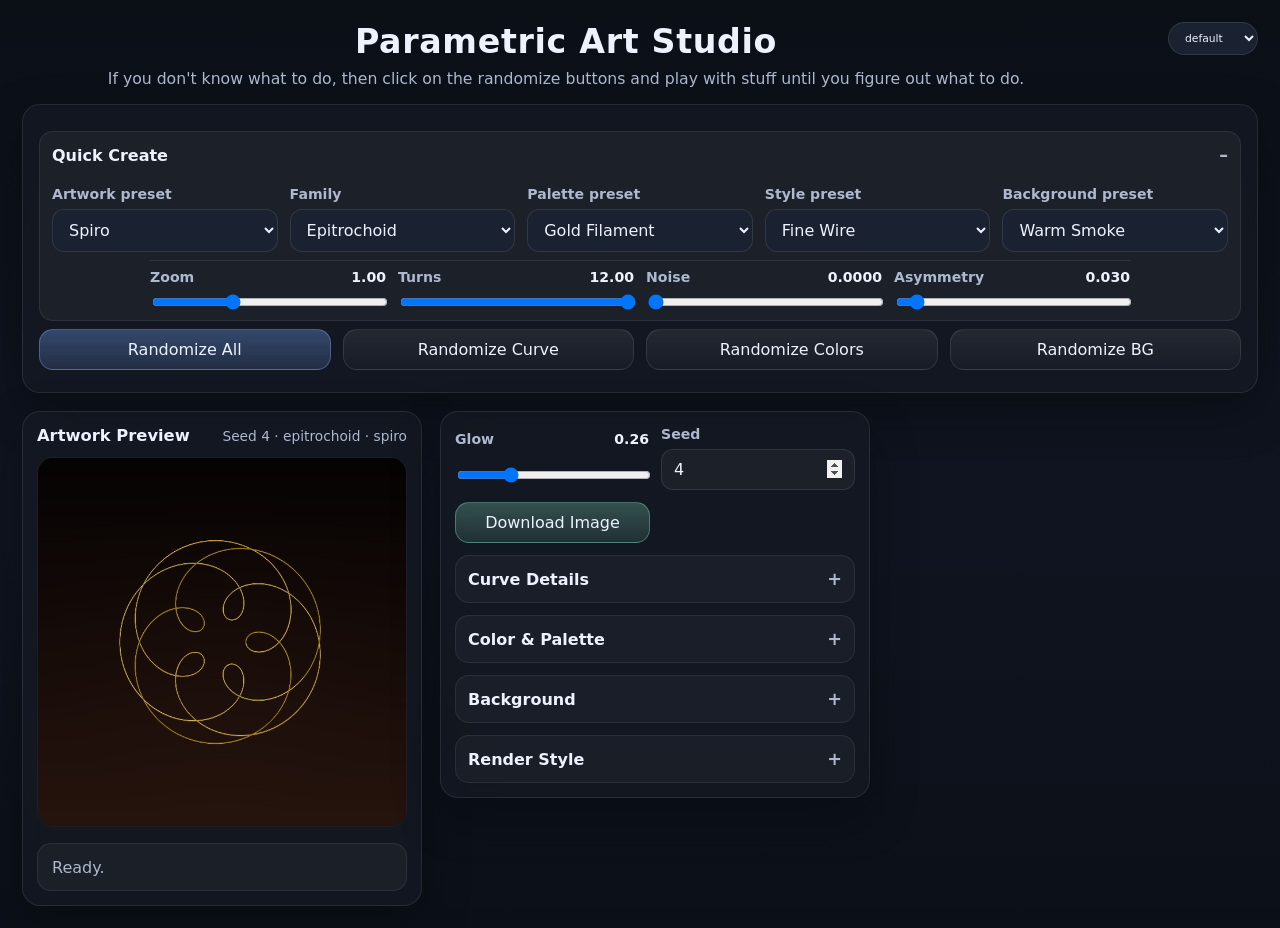
<file: index.html>
<!doctype html>
<html lang="en">
  <head>
    <meta charset="utf-8" />
    <meta name="viewport" content="width=device-width, initial-scale=1" />
    <title>Parametric Art Studio</title>
    <link rel="stylesheet" href="./css/base.css" />
    <link id="theme-link" rel="stylesheet" href="./css/theme-default.css" />
  </head>
  <body>
    <div class="app">
      <div class="header">
        <div class="theme-slot">
          <select
            id="theme_select"
            class="theme-select"
            aria-label="Select theme"
          >
            <option value="default" selected>default</option>
            <option value="aurora">aurora</option>
            <option value="ember">ember</option>
            <option value="noir">noir</option>
          </select>
        </div>
        <h1>Parametric Art Studio</h1>
        <p>
          If you don't know what to do, then click on the randomize buttons and
          play with stuff until you figure out what to do.
        </p>
      </div>

      <section class="quick-create">
        <details id="quick_create_details" class="quick-create-details" open>
          <summary aria-label="Toggle quick create controls">
            Quick Create
          </summary>
          <div id="quick_create_controls">
            <div class="qc-row row-presets">
              <div class="control">
                <label for="artwork_preset">Artwork preset</label
                ><select id="artwork_preset"></select>
              </div>
              <div class="control">
                <label for="family">Family</label
                ><select id="family"></select>
              </div>
              <div class="control">
                <label for="palette_preset">Palette preset</label
                ><select id="palette_preset"></select>
              </div>
              <div class="control">
                <label for="style_preset">Style preset</label
                ><select id="style_preset"></select>
              </div>
              <div class="control">
                <label for="background_preset">Background preset</label
                ><select id="background_preset"></select>
              </div>
            </div>
            <div class="qc-row row-shared">
              <div class="control">
                <label for="zoom"
                  >Zoom
                  <span
                    class="readout"
                    data-output-for="zoom"
                    data-decimals="2"
                  ></span
                ></label>
                <input id="zoom" type="range" min="0.5" max="2" step="0.01" />
              </div>
              <div class="control">
                <label for="turns"
                  >Turns
                  <span
                    class="readout"
                    data-output-for="turns"
                    data-decimals="2"
                  ></span
                ></label>
                <input id="turns" type="range" min="0.5" max="12" step="0.1" />
              </div>
              <div class="control">
                <label for="noise_strength"
                  >Noise
                  <span
                    class="readout"
                    data-output-for="noise_strength"
                    data-decimals="4"
                  ></span
                ></label>
                <input
                  id="noise_strength"
                  type="range"
                  min="0"
                  max="0.05"
                  step="0.0005"
                />
              </div>
              <div class="control">
                <label for="asymmetry"
                  >Asymmetry
                  <span
                    class="readout"
                    data-output-for="asymmetry"
                    data-decimals="3"
                  ></span
                ></label>
                <input
                  id="asymmetry"
                  type="range"
                  min="0"
                  max="0.5"
                  step="0.005"
                />
              </div>
            </div>
          </div>
        </details>
        <div class="qc-row row-actions">
          <button id="btn_randomize_all" class="primary">Randomize All</button>
          <button id="btn_randomize_curve">Randomize Curve</button>
          <button id="btn_randomize_colors">Randomize Colors</button>
          <button id="btn_randomize_background">Randomize BG</button>
        </div>
      </section>

      <section class="main">
        <div class="preview-card">
          <div class="preview-top">
            <h2>Artwork Preview</h2>
            <div class="preview-meta" id="preview_meta">
              Seed 7 · lissajous · nebula
            </div>
          </div>
          <div class="preview-wrap">
            <canvas id="preview"></canvas>
          </div>
          <div class="status" id="status">Ready.</div>
        </div>

        <div class="controls-card sticky">
          <div class="control-grid-2">
            <div class="control">
              <label for="glow_macro"
                >Glow
                <span
                  class="readout"
                  data-output-for="glow_macro"
                  data-decimals="2"
                ></span
              ></label>
              <input id="glow_macro" type="range" min="0" max="1" step="0.01" />
            </div>
            <div class="control">
              <label for="seed">Seed</label>
              <input id="seed" type="number" min="0" max="9999" step="1" />
            </div>
          </div>

          <div class="button-row">
            <button id="btn_save_png" class="success">Download Image</button>
            <!-- <button id="btn_save_svg">Save SVG</button> -->
          </div>

          <details>
            <summary>Curve Details</summary>
            <div class="panel-body">
              <div id="curve_box_lissajous" class="subgroup">
                <div class="subgroup-title">Lissajous</div>
                <div class="control">
                  <label for="liss_a"
                    >A frequency
                    <span
                      class="readout"
                      data-output-for="liss_a"
                      data-decimals="0"
                    ></span></label
                  ><input id="liss_a" type="range" min="1" max="12" step="1" />
                </div>
                <div class="control">
                  <label for="liss_b"
                    >B frequency
                    <span
                      class="readout"
                      data-output-for="liss_b"
                      data-decimals="0"
                    ></span></label
                  ><input id="liss_b" type="range" min="1" max="12" step="1" />
                </div>
                <div class="control">
                  <label for="liss_delta"
                    >Phase
                    <span
                      class="readout"
                      data-output-for="liss_delta"
                      data-decimals="2"
                    ></span></label
                  ><input
                    id="liss_delta"
                    type="range"
                    min="0"
                    max="6.283185307179586"
                    step="0.01"
                  />
                </div>
              </div>
              <div id="curve_box_rose" class="subgroup">
                <div class="subgroup-title">Rose</div>
                <div class="control">
                  <label for="rose_k"
                    >Petal k
                    <span
                      class="readout"
                      data-output-for="rose_k"
                      data-decimals="0"
                    ></span></label
                  ><input id="rose_k" type="range" min="1" max="16" step="1" />
                </div>
                <div class="control">
                  <label for="rose_radial_wobble"
                    >Radial wobble
                    <span
                      class="readout"
                      data-output-for="rose_radial_wobble"
                      data-decimals="3"
                    ></span></label
                  ><input
                    id="rose_radial_wobble"
                    type="range"
                    min="0"
                    max="0.5"
                    step="0.005"
                  />
                </div>
                <div class="control">
                  <label for="rose_wobble_freq"
                    >Wobble frequency
                    <span
                      class="readout"
                      data-output-for="rose_wobble_freq"
                      data-decimals="0"
                    ></span></label
                  ><input
                    id="rose_wobble_freq"
                    type="range"
                    min="1"
                    max="20"
                    step="1"
                  />
                </div>
              </div>
              <div id="curve_box_epitrochoid" class="subgroup">
                <div class="subgroup-title">Epitrochoid</div>
                <div class="control">
                  <label for="epi_R"
                    >Outer R
                    <span
                      class="readout"
                      data-output-for="epi_R"
                      data-decimals="0"
                    ></span></label
                  ><input id="epi_R" type="range" min="1" max="12" step="1" />
                </div>
                <div class="control">
                  <label for="epi_r"
                    >Inner r
                    <span
                      class="readout"
                      data-output-for="epi_r"
                      data-decimals="0"
                    ></span></label
                  ><input id="epi_r" type="range" min="1" max="12" step="1" />
                </div>
                <div class="control">
                  <label for="epi_d"
                    >Offset d
                    <span
                      class="readout"
                      data-output-for="epi_d"
                      data-decimals="2"
                    ></span></label
                  ><input id="epi_d" type="range" min="0" max="12" step="0.1" />
                </div>
              </div>
              <div id="curve_box_burst" class="subgroup">
                <div class="subgroup-title">Burst</div>
                <div class="control">
                  <label for="burst_amp1"
                    >Amp 1
                    <span
                      class="readout"
                      data-output-for="burst_amp1"
                      data-decimals="2"
                    ></span></label
                  ><input
                    id="burst_amp1"
                    type="range"
                    min="0"
                    max="1"
                    step="0.01"
                  />
                </div>
                <div class="control">
                  <label for="burst_amp2"
                    >Amp 2
                    <span
                      class="readout"
                      data-output-for="burst_amp2"
                      data-decimals="2"
                    ></span></label
                  ><input
                    id="burst_amp2"
                    type="range"
                    min="0"
                    max="1"
                    step="0.01"
                  />
                </div>
                <div class="control">
                  <label for="burst_f1"
                    >Freq 1
                    <span
                      class="readout"
                      data-output-for="burst_f1"
                      data-decimals="0"
                    ></span></label
                  ><input
                    id="burst_f1"
                    type="range"
                    min="1"
                    max="30"
                    step="1"
                  />
                </div>
                <div class="control">
                  <label for="burst_f2"
                    >Freq 2
                    <span
                      class="readout"
                      data-output-for="burst_f2"
                      data-decimals="0"
                    ></span></label
                  ><input
                    id="burst_f2"
                    type="range"
                    min="1"
                    max="30"
                    step="1"
                  />
                </div>
                <div class="control">
                  <label for="burst_delta"
                    >Phase
                    <span
                      class="readout"
                      data-output-for="burst_delta"
                      data-decimals="2"
                    ></span></label
                  ><input
                    id="burst_delta"
                    type="range"
                    min="0"
                    max="6.283185307179586"
                    step="0.01"
                  />
                </div>
              </div>
            </div>
          </details>

          <details>
            <summary>Color &amp; Palette</summary>
            <div class="panel-body">
              <div class="control">
                <label for="color_mode">Mode</label
                ><select id="color_mode"></select>
              </div>

              <div id="color_box_palette" class="subgroup">
                <div class="subgroup-title">Palette</div>
                <div class="control">
                  <label for="palette_name">Palette</label
                  ><select id="palette_name"></select>
                </div>
                <div class="control">
                  <label for="palette_distribution">Distribution</label
                  ><select id="palette_distribution"></select>
                </div>
                <label class="inline-check"
                  ><span>Manual palette</span
                  ><input id="palette_manual_enabled" type="checkbox"
                /></label>
                <div id="palette_manual_block">
                  <div class="control">
                    <label for="palette_size"
                      >Palette size
                      <span
                        class="readout"
                        data-output-for="palette_size"
                        data-decimals="0"
                      ></span></label
                    ><input
                      id="palette_size"
                      type="range"
                      min="2"
                      max="6"
                      step="1"
                    />
                  </div>
                  <div class="palette-grid">
                    <div class="control" id="palette_color_wrap_1">
                      <label for="palette_color_1">Color 1</label
                      ><input id="palette_color_1" type="color" />
                    </div>
                    <div class="control" id="palette_color_wrap_2">
                      <label for="palette_color_2">Color 2</label
                      ><input id="palette_color_2" type="color" />
                    </div>
                    <div class="control" id="palette_color_wrap_3">
                      <label for="palette_color_3">Color 3</label
                      ><input id="palette_color_3" type="color" />
                    </div>
                    <div class="control" id="palette_color_wrap_4">
                      <label for="palette_color_4">Color 4</label
                      ><input id="palette_color_4" type="color" />
                    </div>
                    <div class="control" id="palette_color_wrap_5">
                      <label for="palette_color_5">Color 5</label
                      ><input id="palette_color_5" type="color" />
                    </div>
                    <div class="control" id="palette_color_wrap_6">
                      <label for="palette_color_6">Color 6</label
                      ><input id="palette_color_6" type="color" />
                    </div>
                  </div>
                </div>
              </div>

              <div id="color_box_colormap" class="subgroup">
                <div class="subgroup-title">Colormap</div>
                <div class="control">
                  <label for="colormap">Colormap</label
                  ><select id="colormap"></select>
                </div>
                <div class="control">
                  <label for="colormap_span_lo"
                    >Span low
                    <span
                      class="readout"
                      data-output-for="colormap_span_lo"
                      data-decimals="2"
                    ></span></label
                  ><input
                    id="colormap_span_lo"
                    type="range"
                    min="0"
                    max="1"
                    step="0.01"
                  />
                </div>
                <div class="control">
                  <label for="colormap_span_hi"
                    >Span high
                    <span
                      class="readout"
                      data-output-for="colormap_span_hi"
                      data-decimals="2"
                    ></span></label
                  ><input
                    id="colormap_span_hi"
                    type="range"
                    min="0"
                    max="1"
                    step="0.01"
                  />
                </div>
              </div>

              <div class="control">
                <label for="curve_opacity"
                  >Curve opacity
                  <span
                    class="readout"
                    data-output-for="curve_opacity"
                    data-decimals="2"
                  ></span></label
                ><input
                  id="curve_opacity"
                  type="range"
                  min="0.1"
                  max="1"
                  step="0.01"
                />
              </div>
              <div class="control">
                <label for="num_curve_colors"
                  >Curve colors
                  <span
                    class="readout"
                    data-output-for="num_curve_colors"
                    data-decimals="0"
                  ></span></label
                ><input
                  id="num_curve_colors"
                  type="range"
                  min="1"
                  max="12"
                  step="1"
                />
              </div>
              <div class="control">
                <label for="color_shift"
                  >Color shift
                  <span
                    class="readout"
                    data-output-for="color_shift"
                    data-decimals="2"
                  ></span></label
                ><input
                  id="color_shift"
                  type="range"
                  min="-0.5"
                  max="0.5"
                  step="0.01"
                />
              </div>
            </div>
          </details>

          <details>
            <summary>Background</summary>
            <div class="panel-body">
              <div class="control">
                <label for="background_mode">Background mode</label
                ><select id="background_mode"></select>
              </div>

              <div id="bg_box_solid" class="subgroup">
                <div class="subgroup-title">Solid</div>
                <div class="control">
                  <label for="bg_solid_color">Color</label
                  ><input id="bg_solid_color" type="color" />
                </div>
              </div>
              <div id="bg_box_linear" class="subgroup">
                <div class="subgroup-title">Linear</div>
                <div class="control">
                  <label for="bg_linear_top">Top</label
                  ><input id="bg_linear_top" type="color" />
                </div>
                <div class="control">
                  <label for="bg_linear_bottom">Bottom</label
                  ><input id="bg_linear_bottom" type="color" />
                </div>
                <div class="control">
                  <label for="bg_linear_angle"
                    >Angle
                    <span
                      class="readout"
                      data-output-for="bg_linear_angle"
                      data-decimals="0"
                    ></span></label
                  ><input
                    id="bg_linear_angle"
                    type="range"
                    min="0"
                    max="180"
                    step="1"
                  />
                </div>
              </div>
              <div id="bg_box_radial" class="subgroup">
                <div class="subgroup-title">Radial</div>
                <div class="control">
                  <label for="bg_radial_inner">Inner</label
                  ><input id="bg_radial_inner" type="color" />
                </div>
                <div class="control">
                  <label for="bg_radial_outer">Outer</label
                  ><input id="bg_radial_outer" type="color" />
                </div>
                <div class="control">
                  <label for="bg_radial_center_x"
                    >Center X
                    <span
                      class="readout"
                      data-output-for="bg_radial_center_x"
                      data-decimals="2"
                    ></span></label
                  ><input
                    id="bg_radial_center_x"
                    type="range"
                    min="0"
                    max="1"
                    step="0.01"
                  />
                </div>
                <div class="control">
                  <label for="bg_radial_center_y"
                    >Center Y
                    <span
                      class="readout"
                      data-output-for="bg_radial_center_y"
                      data-decimals="2"
                    ></span></label
                  ><input
                    id="bg_radial_center_y"
                    type="range"
                    min="0"
                    max="1"
                    step="0.01"
                  />
                </div>
                <div class="control">
                  <label for="bg_radial_radius_bias"
                    >Radius bias
                    <span
                      class="readout"
                      data-output-for="bg_radial_radius_bias"
                      data-decimals="2"
                    ></span></label
                  ><input
                    id="bg_radial_radius_bias"
                    type="range"
                    min="0.25"
                    max="2"
                    step="0.01"
                  />
                </div>
              </div>
              <div id="bg_box_mesh" class="subgroup">
                <div class="subgroup-title">Mesh</div>
                <div class="control">
                  <label for="bg_mesh_tl">Top left</label
                  ><input id="bg_mesh_tl" type="color" />
                </div>
                <div class="control">
                  <label for="bg_mesh_tr">Top right</label
                  ><input id="bg_mesh_tr" type="color" />
                </div>
                <div class="control">
                  <label for="bg_mesh_bl">Bottom left</label
                  ><input id="bg_mesh_bl" type="color" />
                </div>
                <div class="control">
                  <label for="bg_mesh_br">Bottom right</label
                  ><input id="bg_mesh_br" type="color" />
                </div>
              </div>

              <div class="control">
                <label for="bg_brightness"
                  >Brightness
                  <span
                    class="readout"
                    data-output-for="bg_brightness"
                    data-decimals="2"
                  ></span></label
                ><input
                  id="bg_brightness"
                  type="range"
                  min="0.5"
                  max="1.5"
                  step="0.01"
                />
              </div>
              <div class="control">
                <label for="bg_contrast"
                  >Contrast
                  <span
                    class="readout"
                    data-output-for="bg_contrast"
                    data-decimals="2"
                  ></span></label
                ><input
                  id="bg_contrast"
                  type="range"
                  min="0.5"
                  max="1.5"
                  step="0.01"
                />
              </div>
              <div class="control">
                <label for="bg_texture_strength"
                  >Texture
                  <span
                    class="readout"
                    data-output-for="bg_texture_strength"
                    data-decimals="3"
                  ></span></label
                ><input
                  id="bg_texture_strength"
                  type="range"
                  min="0"
                  max="0.25"
                  step="0.005"
                />
              </div>
              <div class="control">
                <label for="bg_vignette_strength"
                  >Vignette
                  <span
                    class="readout"
                    data-output-for="bg_vignette_strength"
                    data-decimals="2"
                  ></span></label
                ><input
                  id="bg_vignette_strength"
                  type="range"
                  min="0"
                  max="0.8"
                  step="0.01"
                />
              </div>
            </div>
          </details>

          <details>
            <summary>Render Style</summary>
            <div class="panel-body">
              <div class="control">
                <label for="line_width"
                  >Line width
                  <span
                    class="readout"
                    data-output-for="line_width"
                    data-decimals="2"
                  ></span></label
                ><input
                  id="line_width"
                  type="range"
                  min="0.3"
                  max="5"
                  step="0.01"
                />
              </div>
              <div class="control">
                <label for="glow_layers"
                  >Glow layers
                  <span
                    class="readout"
                    data-output-for="glow_layers"
                    data-decimals="0"
                  ></span></label
                ><input
                  id="glow_layers"
                  type="range"
                  min="0"
                  max="20"
                  step="1"
                />
              </div>
              <div class="control">
                <label for="glow_alpha"
                  >Glow alpha
                  <span
                    class="readout"
                    data-output-for="glow_alpha"
                    data-decimals="3"
                  ></span></label
                ><input
                  id="glow_alpha"
                  type="range"
                  min="0"
                  max="0.2"
                  step="0.001"
                />
              </div>
              <div class="control">
                <label for="glow_scale"
                  >Glow scale
                  <span
                    class="readout"
                    data-output-for="glow_scale"
                    data-decimals="2"
                  ></span></label
                ><input
                  id="glow_scale"
                  type="range"
                  min="1"
                  max="6"
                  step="0.01"
                />
              </div>
              <div class="control">
                <label for="main_alpha"
                  >Main alpha
                  <span
                    class="readout"
                    data-output-for="main_alpha"
                    data-decimals="2"
                  ></span></label
                ><input
                  id="main_alpha"
                  type="range"
                  min="0.1"
                  max="1"
                  step="0.01"
                />
              </div>
              <label class="inline-check"
                ><span>Mystery Switch</span
                ><input id="segment_blending" type="checkbox"
              /></label>
            </div>
          </details>
        </div>
      </section>
    </div>

    <script>
      const DATA = {
        FAMILY_OPTIONS: [
          ["Lissajous", "lissajous"],
          ["Rose", "rose"],
          ["Epitrochoid", "epitrochoid"],
          ["Burst", "burst"],
        ],
        COLOR_MODE_OPTIONS: [
          ["Palette", "palette"],
          ["Colormap", "colormap"],
        ],
        BACKGROUND_MODE_OPTIONS: [
          ["Solid", "solid"],
          ["Linear", "linear"],
          ["Radial", "radial"],
          ["Mesh", "mesh"],
        ],
        PALETTE_DISTRIBUTION_OPTIONS: [
          ["Even Segments", "even_segments"],
          ["Weighted", "weighted"],
          ["Gradient Blend", "gradient_blend"],
        ],
        DEFAULT_RANDOMIZATION_INTENSITY: "moderate",
        CURATED_COLORMAPS: [
          "winter",
          "spring",
          "summer",
          "autumn",
          "viridis",
          "plasma",
          "cividis",
          "cool",
          "twilight",
          "turbo",
          "hsv",
          "jet",
        ],
        POINTS: 10000,
        PALETTE_PRESETS: {
          custom: [],
          nebula: ["#8fd3ff", "#bf8fff", "#ffffff"],
          aurora: ["#72f1b8", "#7ea8ff", "#d9a7ff"],
          ember: ["#ffb347", "#ff7043", "#fff1cc"],
          sunset_bloom: ["#ff8fa3", "#ffc6a5", "#ffe8d6"],
          ice_mono: ["#dff6ff", "#89c2ff", "#5a87ff"],
          noir_neon: ["#f5f5f5", "#ff00aa", "#101010"],
          gold_filament: ["#ffd166", "#fff1b6", "#8c6a00"],
          plasma: ["#00e5ff", "#7b61ff", "#ffffff"],
        },
        BACKGROUND_PRESETS: {
          custom: { mode: "linear" },
          deep_space: {
            mode: "linear",
            linear: { top: "#120a2a", bottom: "#030308", angle: 90 },
          },
          purple_haze: {
            mode: "radial",
            radial: {
              inner: "#31134b",
              outer: "#030308",
              center_x: 0.48,
              center_y: 0.56,
              radius_bias: 1.0,
            },
          },
          ember_fog: {
            mode: "radial",
            radial: {
              inner: "#4b180f",
              outer: "#040202",
              center_x: 0.52,
              center_y: 0.45,
              radius_bias: 1.15,
            },
          },
          cyan_void: {
            mode: "linear",
            linear: { top: "#07111d", bottom: "#020204", angle: 90 },
          },
          twilight_mesh: {
            mode: "mesh",
            mesh: {
              tl: "#160a2f",
              tr: "#09203f",
              bl: "#030308",
              br: "#1e0d2b",
            },
          },
          warm_smoke: {
            mode: "linear",
            linear: { top: "#2b160f", bottom: "#060303", angle: 90 },
          },
          velvet_black: {
            mode: "radial",
            radial: {
              inner: "#171721",
              outer: "#020202",
              center_x: 0.5,
              center_y: 0.5,
              radius_bias: 0.9,
            },
          },
          aurora_night: {
            mode: "linear",
            linear: { top: "#0b1a20", bottom: "#130d29", angle: 90 },
          },
        },
        STYLE_PRESETS: {
          custom: {},
          fine_wire: {
            line_width: 1.0,
            glow_layers: 4,
            glow_alpha: 0.025,
            glow_scale: 1.4,
            main_alpha: 0.98,
          },
          velvet_glow: {
            line_width: 1.6,
            glow_layers: 8,
            glow_alpha: 0.055,
            glow_scale: 2.0,
            main_alpha: 0.95,
          },
          plasma_bloom: {
            line_width: 1.2,
            glow_layers: 12,
            glow_alpha: 0.075,
            glow_scale: 2.6,
            main_alpha: 0.96,
          },
          poster_crisp: {
            line_width: 1.9,
            glow_layers: 2,
            glow_alpha: 0.015,
            glow_scale: 1.15,
            main_alpha: 1.0,
          },
          ghost_trace: {
            line_width: 0.9,
            glow_layers: 6,
            glow_alpha: 0.03,
            glow_scale: 1.7,
            main_alpha: 0.85,
          },
        },
        ARTWORK_PRESETS: {
          custom: {},
          nebula: {
            curve: {
              family: "lissajous",
              turns: 12.0,
              asymmetry: 0.1,
              noise_strength: 0.002,
              params: { a: 3, b: 2, delta: 1.8 },
            },
            style_preset: "velvet_glow",
            palette_preset: "nebula",
            background_preset: "purple_haze",
            color: { mode: "palette", curve_color: "#9ed8ff" },
            meta_seed: 7,
          },
          flower: {
            curve: {
              family: "rose",
              turns: 2.0,
              asymmetry: 0.05,
              noise_strength: 0.001,
              params: { k: 7, radial_wobble: 0.12, wobble_freq: 8 },
            },
            style_preset: "velvet_glow",
            palette_preset: "sunset_bloom",
            background_preset: "ember_fog",
            color: { mode: "palette", curve_color: "#ffd7e6" },
            meta_seed: 12,
          },
          electric: {
            curve: {
              family: "burst",
              turns: 3.0,
              asymmetry: 0.22,
              noise_strength: 0.004,
              params: { amp1: 0.45, amp2: 0.25, f1: 9, f2: 17, delta: 0.7 },
            },
            style_preset: "plasma_bloom",
            palette_preset: "plasma",
            background_preset: "cyan_void",
            color: { mode: "palette" },
            meta_seed: 21,
          },
          spiro: {
            curve: {
              family: "epitrochoid",
              turns: 12.0,
              asymmetry: 0.03,
              noise_strength: 0.0,
              params: { R: 5, r: 3, d: 5 },
            },
            style_preset: "fine_wire",
            palette_preset: "gold_filament",
            background_preset: "warm_smoke",
            color: { mode: "palette", curve_color: "#fff1b6" },
            meta_seed: 4,
          },
          ember_bloom: {
            curve: {
              family: "rose",
              turns: 2.2,
              asymmetry: 0.08,
              noise_strength: 0.0015,
              params: { k: 5, radial_wobble: 0.09, wobble_freq: 6 },
            },
            style_preset: "velvet_glow",
            palette_preset: "ember",
            background_preset: "ember_fog",
            color: { mode: "palette" },
            meta_seed: 17,
          },
          aurora_wire: {
            curve: {
              family: "lissajous",
              turns: 2.5,
              asymmetry: 0.07,
              noise_strength: 0.001,
              params: { a: 4, b: 7, delta: 0.9 },
            },
            style_preset: "ghost_trace",
            palette_preset: "aurora",
            background_preset: "aurora_night",
            color: { mode: "palette" },
            meta_seed: 8,
          },
          noir_neon: {
            curve: {
              family: "epitrochoid",
              turns: 5.0,
              asymmetry: 0.02,
              noise_strength: 0.0,
              params: { R: 7, r: 4, d: 5 },
            },
            style_preset: "poster_crisp",
            palette_preset: "noir_neon",
            background_preset: "velvet_black",
            color: { mode: "palette", curve_color: "#f5f5f5" },
            meta_seed: 30,
          },
          plasma_halo: {
            curve: {
              family: "burst",
              turns: 4.0,
              asymmetry: 0.2,
              noise_strength: 0.006,
              params: { amp1: 0.52, amp2: 0.18, f1: 11, f2: 19, delta: 0.35 },
            },
            style_preset: "plasma_bloom",
            palette_preset: "plasma",
            background_preset: "deep_space",
            color: { mode: "palette" },
            meta_seed: 26,
          },
        },
        FAMILY_PARAM_DEFAULTS: {
          lissajous: { a: 3.0, b: 2.0, delta: 1.5707963267948966 },
          rose: { k: 5.0, radial_wobble: 0.12, wobble_freq: 6.0 },
          epitrochoid: { R: 5.0, r: 3.0, d: 5.0 },
          burst: { amp1: 0.45, amp2: 0.22, f1: 8.0, f2: 17.0, delta: 0.3 },
        },
        PARAM_RANGES: {
          "curve.turns": [0.5, 12.0],
          "curve.asymmetry": [0.0, 0.5],
          "curve.noise_strength": [0.0, 0.05],
          "curve.zoom": [0.5, 2.0],
          "style.line_width": [0.3, 5.0],
          "style.glow_layers": [0, 20],
          "style.glow_alpha": [0.0, 0.2],
          "style.glow_scale": [1.0, 6.0],
          "style.main_alpha": [0.1, 1.0],
          "background.brightness": [0.5, 1.5],
          "background.contrast": [0.5, 1.5],
          "background.texture_strength": [0.0, 0.25],
          "background.vignette_strength": [0.0, 0.8],
          "lissajous.a": [1, 12],
          "lissajous.b": [1, 12],
          "lissajous.delta": [0, 6.283185307179586],
          "rose.k": [1, 16],
          "rose.radial_wobble": [0.0, 0.5],
          "rose.wobble_freq": [1, 20],
          "epitrochoid.R": [1, 12],
          "epitrochoid.r": [1, 12],
          "epitrochoid.d": [0, 12],
          "burst.amp1": [0.0, 1.0],
          "burst.amp2": [0.0, 1.0],
          "burst.f1": [1, 30],
          "burst.f2": [1, 30],
          "burst.delta": [0, 6.283185307179586],
        },
        DEFAULT_SETTINGS: {
          meta: {
            artwork_preset: "spiro",
            style_preset: "velvet_glow",
            palette_preset: "nebula",
            background_preset: "purple_haze",
            seed: 7,
          },
          curve: {
            family: "lissajous",
            turns: 12.0,
            asymmetry: 0.1,
            noise_strength: 0.002,
            zoom: 1.0,
            params: { a: 3.0, b: 2.0, delta: 1.5707963267948966 },
          },
          style: {
            glow_macro: 0.2,
            line_width: 1.0,
            glow_layers: 3,
            glow_alpha: 0.025,
            glow_scale: 1.4,
            main_alpha: 0.95,
            segment_blending: false,
          },
          color: {
            mode: "palette",
            curve_color: "#9ed8ff",
            palette_name: "nebula",
            palette_colors: ["#8fd3ff", "#bf8fff", "#ffffff"],
            palette_size: 3,
            palette_distribution: "even_segments",
            colormap: "viridis",
            colormap_span: [0.1, 0.9],
            num_curve_colors: 3,
            curve_opacity: 0.95,
            color_shift: 0.0,
            manual_palette: false,
          },
          background: {
            mode: "radial",
            preset: "purple_haze",
            solid_color: "#05060a",
            linear: { top: "#120a2a", bottom: "#030308", angle: 90 },
            radial: {
              inner: "#31134b",
              outer: "#030308",
              center_x: 0.48,
              center_y: 0.56,
              radius_bias: 1.0,
            },
            mesh: {
              tl: "#160a2f",
              tr: "#09203f",
              bl: "#030308",
              br: "#1e0d2b",
            },
            brightness: 1.0,
            contrast: 1.0,
            texture_strength: 0.0,
            vignette_strength: 0.12,
          },
        },
      };

      const CMAPS = {
        winter: ["#0000ff", "#00ffff"],
        spring: ["#ff00ff", "#ffff00"],
        summer: ["#008066", "#ffff66"],
        autumn: ["#ff0000", "#ffff00"],
        viridis: ["#440154", "#3b528b", "#21908d", "#5dc963", "#fde725"],
        plasma: ["#0d0887", "#7e03a8", "#cc4778", "#f89540", "#f0f921"],
        cividis: ["#00204c", "#424086", "#7a7c78", "#bcae6c", "#fee838"],
        cool: ["#00ffff", "#ff00ff"],
        twilight: ["#e2d9e2", "#7b85d4", "#35204a", "#9177a8", "#e2d9e2"],
        turbo: [
          "#30123b",
          "#4145ab",
          "#2ab0ff",
          "#7ded47",
          "#f9ba38",
          "#e53935",
        ],
        hsv: [
          "#ff0000",
          "#ffff00",
          "#00ff00",
          "#00ffff",
          "#0000ff",
          "#ff00ff",
          "#ff0000",
        ],
        jet: ["#00007f", "#0000ff", "#00ffff", "#ffff00", "#ff0000", "#7f0000"],
      };

      const NON_COMPOSITION_WIDGET_KEYS = new Set(["seed"]);
      const CURVE_WIDGET_KEYS = new Set([
        "family",
        "turns",
        "asymmetry",
        "noise_strength",
        "zoom",
        "liss_a",
        "liss_b",
        "liss_delta",
        "rose_k",
        "rose_radial_wobble",
        "rose_wobble_freq",
        "epi_R",
        "epi_r",
        "epi_d",
        "burst_amp1",
        "burst_amp2",
        "burst_f1",
        "burst_f2",
        "burst_delta",
      ]);
      const STYLE_WIDGET_KEYS = new Set([
        "glow_macro",
        "line_width",
        "glow_layers",
        "glow_alpha",
        "glow_scale",
        "main_alpha",
        "segment_blending",
      ]);
      const PALETTE_WIDGET_KEYS = new Set([
        "color_mode",
        "palette_name",
        "palette_manual_enabled",
        "palette_size",
        "palette_distribution",
        "colormap",
        "colormap_span_lo",
        "colormap_span_hi",
        "curve_opacity",
        "num_curve_colors",
        "color_shift",
        "palette_color_1",
        "palette_color_2",
        "palette_color_3",
        "palette_color_4",
        "palette_color_5",
        "palette_color_6",
      ]);
      const BACKGROUND_WIDGET_KEYS = new Set([
        "background_mode",
        "bg_solid_color",
        "bg_linear_top",
        "bg_linear_bottom",
        "bg_linear_angle",
        "bg_radial_inner",
        "bg_radial_outer",
        "bg_radial_center_x",
        "bg_radial_center_y",
        "bg_radial_radius_bias",
        "bg_mesh_tl",
        "bg_mesh_tr",
        "bg_mesh_bl",
        "bg_mesh_br",
        "bg_brightness",
        "bg_contrast",
        "bg_texture_strength",
        "bg_vignette_strength",
      ]);

      const previewCanvas = document.getElementById("preview");
      const statusEl = document.getElementById("status");
      const previewMeta = document.getElementById("preview_meta");
      const previewWrap = document.querySelector(".preview-wrap");
      const themeLinkEl = document.getElementById("theme-link");
      const THEME_FILES = {
        default: "./css/theme-default.css",
        aurora: "./css/theme-aurora.css",
        ember: "./css/theme-ember.css",
        noir: "./css/theme-noir.css",
      };
      const PNG_EXPORT_SIZE = 2048;

      let state = applyArtworkPreset(
        validateSettings(deepClone(DATA.DEFAULT_SETTINGS)),
        DATA.DEFAULT_SETTINGS.meta.artwork_preset,
      );
      let isSyncing = false;
      let renderQueued = false;
      let bgCache = new Map();
      let activeToastKind = "";

      function $(id) {
        return document.getElementById(id);
      }
      function deepClone(v) {
        return JSON.parse(JSON.stringify(v));
      }
      function clamp(v, lo, hi) {
        return Math.max(lo, Math.min(hi, v));
      }
      function lerp(a, b, t) {
        return (1 - t) * a + t * b;
      }
      function titleize(s) {
        return String(s)
          .replace(/_/g, " ")
          .replace(/\b\w/g, (m) => m.toUpperCase());
      }
      function applyTheme(themeName) {
        const nextTheme = Object.prototype.hasOwnProperty.call(
          THEME_FILES,
          themeName,
        )
          ? themeName
          : "default";
        themeLinkEl.href = THEME_FILES[nextTheme];
        document.documentElement.setAttribute("data-theme", nextTheme);
        $("theme_select").value = nextTheme;
      }
      function handleThemeChange() {
        applyTheme($("theme_select").value);
      }
      function nowTimestampStr() {
        const d = new Date();
        const pad = (n) => String(n).padStart(2, "0");
        return `${d.getFullYear()}${pad(d.getMonth() + 1)}${pad(d.getDate())}_${pad(d.getHours())}${pad(d.getMinutes())}${pad(d.getSeconds())}`;
      }
      function rgbaString(rgb, alpha = 1) {
        return `rgba(${Math.round(rgb[0] * 255)}, ${Math.round(rgb[1] * 255)}, ${Math.round(rgb[2] * 255)}, ${alpha})`;
      }
      function hexToRgb01(hex) {
        const clean = hex.replace("#", "");
        const n = parseInt(
          clean.length === 3
            ? clean
                .split("")
                .map((ch) => ch + ch)
                .join("")
            : clean,
          16,
        );
        return [
          ((n >> 16) & 255) / 255,
          ((n >> 8) & 255) / 255,
          (n & 255) / 255,
        ];
      }
      function rgb01ToHex(rgb) {
        const vals = rgb.map((v) => clamp(v, 0, 1));
        return (
          "#" +
          vals
            .map((v) =>
              Math.round(v * 255)
                .toString(16)
                .padStart(2, "0"),
            )
            .join("")
        );
      }
      function blendRgb(c1, c2, t) {
        return [
          lerp(c1[0], c2[0], t),
          lerp(c1[1], c2[1], t),
          lerp(c1[2], c2[2], t),
        ];
      }
      function rgbToHsv(r, g, b) {
        const max = Math.max(r, g, b),
          min = Math.min(r, g, b);
        const d = max - min;
        let h = 0;
        const s = max === 0 ? 0 : d / max;
        const v = max;
        if (d !== 0) {
          switch (max) {
            case r:
              h = (g - b) / d + (g < b ? 6 : 0);
              break;
            case g:
              h = (b - r) / d + 2;
              break;
            case b:
              h = (r - g) / d + 4;
              break;
          }
          h /= 6;
        }
        return [h, s, v];
      }
      function hsvToRgb(h, s, v) {
        let r, g, b;
        const i = Math.floor(h * 6);
        const f = h * 6 - i;
        const p = v * (1 - s);
        const q = v * (1 - f * s);
        const t = v * (1 - (1 - f) * s);
        switch (i % 6) {
          case 0:
            r = v;
            g = t;
            b = p;
            break;
          case 1:
            r = q;
            g = v;
            b = p;
            break;
          case 2:
            r = p;
            g = v;
            b = t;
            break;
          case 3:
            r = p;
            g = q;
            b = v;
            break;
          case 4:
            r = t;
            g = p;
            b = v;
            break;
          case 5:
            r = v;
            g = p;
            b = q;
            break;
        }
        return [r, g, b];
      }
      function shiftColorHue(hexColor, shift) {
        const rgb = hexToRgb01(hexColor);
        const [h, s, v] = rgbToHsv(rgb[0], rgb[1], rgb[2]);
        return rgb01ToHex(hsvToRgb((h + shift + 1) % 1, s, v));
      }
      function downloadBlob(filename, blob) {
        const url = URL.createObjectURL(blob);
        const a = document.createElement("a");
        a.href = url;
        a.download = filename;
        document.body.appendChild(a);
        a.click();
        setTimeout(() => {
          URL.revokeObjectURL(url);
          a.remove();
        }, 0);
      }
      class RNG {
        constructor(seed) {
          this.seed = Number(seed) >>> 0 || 1;
          this._spare = null;
        }
        random() {
          let t = (this.seed += 0x6d2b79f5);
          t = Math.imul(t ^ (t >>> 15), t | 1);
          t ^= t + Math.imul(t ^ (t >>> 7), t | 61);
          return ((t ^ (t >>> 14)) >>> 0) / 4294967296;
        }
        uniform(lo, hi) {
          return lo + (hi - lo) * this.random();
        }
        integers(lo, hi) {
          return Math.floor(this.uniform(lo, hi));
        }
        normal() {
          if (this._spare !== null) {
            const v = this._spare;
            this._spare = null;
            return v;
          }
          let u = 0,
            v = 0;
          while (u === 0) u = this.random();
          while (v === 0) v = this.random();
          const mag = Math.sqrt(-2 * Math.log(u));
          const z0 = mag * Math.cos(2 * Math.PI * v);
          const z1 = mag * Math.sin(2 * Math.PI * v);
          this._spare = z1;
          return z0;
        }
      }

      function makeDefaultCurveParams(family) {
        return deepClone(DATA.FAMILY_PARAM_DEFAULTS[family]);
      }
      function makeDefaultSettings() {
        return deepClone(DATA.DEFAULT_SETTINGS);
      }
      function inferGlowMacro(settings) {
        const s = settings.style;
        const components = [
          clamp(s.glow_layers / 14.0, 0, 1),
          clamp(s.glow_alpha / 0.085, 0, 1),
          clamp((s.glow_scale - 1.0) / 2.0, 0, 1),
        ];
        return clamp((components[0] + components[1] + components[2]) / 3, 0, 1);
      }
      function syncMacroControls(settings) {
        settings.style.glow_macro = inferGlowMacro(settings);
        return settings;
      }
      function applyGlowMacro(settings) {
        const g = clamp(Number(settings.style.glow_macro ?? 0.6), 0, 1);
        settings.style.glow_layers = Math.round(lerp(0, 14, g));
        settings.style.glow_alpha = lerp(0.0, 0.085, g);
        settings.style.glow_scale = lerp(1.0, 3.0, g);
        return settings;
      }
      function validateCurveSettings(settings) {
        const curve = settings.curve;
        const fams = new Set(DATA.FAMILY_OPTIONS.map((v) => v[1]));
        if (!fams.has(curve.family)) curve.family = "lissajous";
        curve.turns = clamp(
          Number(curve.turns),
          ...DATA.PARAM_RANGES["curve.turns"],
        );
        curve.asymmetry = clamp(
          Number(curve.asymmetry),
          ...DATA.PARAM_RANGES["curve.asymmetry"],
        );
        curve.noise_strength = clamp(
          Number(curve.noise_strength),
          ...DATA.PARAM_RANGES["curve.noise_strength"],
        );
        curve.zoom = clamp(
          Number(curve.zoom),
          ...DATA.PARAM_RANGES["curve.zoom"],
        );
        const base = makeDefaultCurveParams(curve.family);
        Object.assign(base, curve.params || {});
        if (curve.family === "lissajous") {
          base.a = clamp(Number(base.a), ...DATA.PARAM_RANGES["lissajous.a"]);
          base.b = clamp(Number(base.b), ...DATA.PARAM_RANGES["lissajous.b"]);
          base.delta = clamp(
            Number(base.delta),
            ...DATA.PARAM_RANGES["lissajous.delta"],
          );
        } else if (curve.family === "rose") {
          base.k = clamp(Number(base.k), ...DATA.PARAM_RANGES["rose.k"]);
          base.radial_wobble = clamp(
            Number(base.radial_wobble),
            ...DATA.PARAM_RANGES["rose.radial_wobble"],
          );
          base.wobble_freq = clamp(
            Number(base.wobble_freq),
            ...DATA.PARAM_RANGES["rose.wobble_freq"],
          );
        } else if (curve.family === "epitrochoid") {
          base.R = clamp(Number(base.R), ...DATA.PARAM_RANGES["epitrochoid.R"]);
          base.r = clamp(Number(base.r), ...DATA.PARAM_RANGES["epitrochoid.r"]);
          if (Math.abs(base.r) < 1e-6) base.r = 1;
          base.d = clamp(Number(base.d), ...DATA.PARAM_RANGES["epitrochoid.d"]);
        } else if (curve.family === "burst") {
          base.amp1 = clamp(
            Number(base.amp1),
            ...DATA.PARAM_RANGES["burst.amp1"],
          );
          base.amp2 = clamp(
            Number(base.amp2),
            ...DATA.PARAM_RANGES["burst.amp2"],
          );
          base.f1 = clamp(Number(base.f1), ...DATA.PARAM_RANGES["burst.f1"]);
          base.f2 = clamp(Number(base.f2), ...DATA.PARAM_RANGES["burst.f2"]);
          base.delta = clamp(
            Number(base.delta),
            ...DATA.PARAM_RANGES["burst.delta"],
          );
        }
        curve.params = base;
        return settings;
      }
      function validateColorSettings(settings) {
        const color = settings.color;
        const modes = new Set(DATA.COLOR_MODE_OPTIONS.map((v) => v[1]));
        if (!modes.has(color.mode)) color.mode = "palette";
        color.curve_color = color.curve_color || "#ffffff";
        color.curve_opacity = clamp(Number(color.curve_opacity), 0.1, 1);
        color.palette_size = Math.round(
          clamp(Number(color.palette_size), 2, 6),
        );
        color.num_curve_colors = Math.round(
          clamp(Number(color.num_curve_colors), 1, 12),
        );
        color.color_shift = clamp(Number(color.color_shift ?? 0), -0.5, 0.5);
        color.manual_palette = !!color.manual_palette;
        const distributions = new Set(
          DATA.PALETTE_DISTRIBUTION_OPTIONS.map((v) => v[1]),
        );
        if (!distributions.has(color.palette_distribution))
          color.palette_distribution = "even_segments";
        if (!(color.palette_name in DATA.PALETTE_PRESETS))
          color.palette_name = "nebula";
        if (!color.manual_palette) {
          const preset = DATA.PALETTE_PRESETS[color.palette_name] || [];
          if (preset.length) {
            color.palette_colors = deepClone(preset);
            color.palette_size = Math.round(
              clamp(color.palette_colors.length, 2, 6),
            );
          }
        }
        color.palette_colors = Array.isArray(color.palette_colors)
          ? [...color.palette_colors]
          : [];
        while (color.palette_colors.length < color.palette_size)
          color.palette_colors.push("#ffffff");
        color.palette_colors = color.palette_colors.slice(
          0,
          Math.max(6, color.palette_size),
        );
        let span = Array.isArray(color.colormap_span)
          ? [...color.colormap_span]
          : [0.1, 0.9];
        if (span.length !== 2) span = [0.1, 0.9];
        span = [
          clamp(Number(span[0]), 0, 1),
          clamp(Number(span[1]), 0, 1),
        ].sort((a, b) => a - b);
        if (span[1] - span[0] < 0.05) span[1] = Math.min(1, span[0] + 0.05);
        color.colormap_span = span;
        if (!DATA.CURATED_COLORMAPS.includes(color.colormap))
          color.colormap = DATA.CURATED_COLORMAPS[0];
        return settings;
      }
      function validateStyleSettings(settings) {
        const s = settings.style;
        s.glow_macro = clamp(Number(s.glow_macro ?? 0.6), 0, 1);
        s.line_width = clamp(
          Number(s.line_width),
          ...DATA.PARAM_RANGES["style.line_width"],
        );
        s.glow_layers = Math.round(
          clamp(
            Number(s.glow_layers),
            ...DATA.PARAM_RANGES["style.glow_layers"],
          ),
        );
        s.glow_alpha = clamp(
          Number(s.glow_alpha),
          ...DATA.PARAM_RANGES["style.glow_alpha"],
        );
        s.glow_scale = clamp(
          Number(s.glow_scale),
          ...DATA.PARAM_RANGES["style.glow_scale"],
        );
        s.main_alpha = clamp(
          Number(s.main_alpha),
          ...DATA.PARAM_RANGES["style.main_alpha"],
        );
        s.segment_blending = !!s.segment_blending;
        return settings;
      }
      function validateBackgroundSettings(settings) {
        const bg = settings.background;
        const modes = new Set(DATA.BACKGROUND_MODE_OPTIONS.map((v) => v[1]));
        if (!modes.has(bg.mode)) bg.mode = "linear";
        bg.brightness = clamp(
          Number(bg.brightness),
          ...DATA.PARAM_RANGES["background.brightness"],
        );
        bg.contrast = clamp(
          Number(bg.contrast),
          ...DATA.PARAM_RANGES["background.contrast"],
        );
        bg.texture_strength = clamp(
          Number(bg.texture_strength),
          ...DATA.PARAM_RANGES["background.texture_strength"],
        );
        bg.vignette_strength = clamp(
          Number(bg.vignette_strength),
          ...DATA.PARAM_RANGES["background.vignette_strength"],
        );
        bg.linear = Object.assign(
          { top: "#120a2a", bottom: "#030308", angle: 90 },
          bg.linear || {},
        );
        bg.radial = Object.assign(
          {
            inner: "#31134b",
            outer: "#030308",
            center_x: 0.5,
            center_y: 0.5,
            radius_bias: 1,
          },
          bg.radial || {},
        );
        bg.mesh = Object.assign(
          { tl: "#160a2f", tr: "#09203f", bl: "#030308", br: "#1e0d2b" },
          bg.mesh || {},
        );
        bg.radial.center_x = clamp(Number(bg.radial.center_x), 0, 1);
        bg.radial.center_y = clamp(Number(bg.radial.center_y), 0, 1);
        bg.radial.radius_bias = clamp(Number(bg.radial.radius_bias), 0.25, 2);
        bg.linear.angle = clamp(Number(bg.linear.angle), 0, 180);
        return settings;
      }
      function validateSettings(input) {
        const settings = deepClone(input);
        validateCurveSettings(settings);
        validateColorSettings(settings);
        validateBackgroundSettings(settings);
        validateStyleSettings(settings);
        syncMacroControls(settings);
        return settings;
      }
      function applyStylePreset(settings, presetName) {
        settings = deepClone(settings);
        if (!(presetName in DATA.STYLE_PRESETS))
          return validateSettings(settings);
        settings.meta.artwork_preset = "custom";
        settings.meta.style_preset = presetName;
        Object.assign(
          settings.style,
          deepClone(DATA.STYLE_PRESETS[presetName]),
        );
        return validateSettings(settings);
      }
      function applyPalettePreset(settings, presetName) {
        settings = deepClone(settings);
        settings.meta.artwork_preset = "custom";
        if (!(presetName in DATA.PALETTE_PRESETS) || presetName === "custom") {
          settings.meta.palette_preset = "custom";
          return validateSettings(settings);
        }
        settings.meta.palette_preset = presetName;
        settings.color.mode = "palette";
        settings.color.palette_name = presetName;
        settings.color.palette_colors = deepClone(
          DATA.PALETTE_PRESETS[presetName],
        );
        settings.color.palette_size = Math.min(
          6,
          settings.color.palette_colors.length,
        );
        settings.color.manual_palette = false;
        return validateSettings(settings);
      }
      function applyBackgroundPreset(settings, presetName) {
        settings = deepClone(settings);
        settings.meta.artwork_preset = "custom";
        if (
          !(presetName in DATA.BACKGROUND_PRESETS) ||
          presetName === "custom"
        ) {
          settings.meta.background_preset = "custom";
          settings.background.preset = "custom";
          return validateSettings(settings);
        }
        settings.meta.background_preset = presetName;
        const preset = DATA.BACKGROUND_PRESETS[presetName];
        settings.background.preset = presetName;
        settings.background.mode = preset.mode;
        if (preset.linear)
          Object.assign(settings.background.linear, deepClone(preset.linear));
        if (preset.radial)
          Object.assign(settings.background.radial, deepClone(preset.radial));
        if (preset.mesh)
          Object.assign(settings.background.mesh, deepClone(preset.mesh));
        return validateSettings(settings);
      }
      function applyArtworkPreset(settings, presetName) {
        settings = deepClone(settings);
        if (!(presetName in DATA.ARTWORK_PRESETS) || presetName === "custom") {
          settings.meta.artwork_preset = "custom";
          return validateSettings(settings);
        }
        const preset = DATA.ARTWORK_PRESETS[presetName];
        settings.meta.artwork_preset = presetName;
        settings.curve.family = preset.curve.family;
        settings.curve.params = makeDefaultCurveParams(settings.curve.family);
        Object.assign(settings.curve.params, deepClone(preset.curve.params));
        settings.curve.turns = preset.curve.turns;
        settings.curve.asymmetry = preset.curve.asymmetry;
        settings.curve.noise_strength = preset.curve.noise_strength;
        settings.meta.seed = preset.meta_seed ?? settings.meta.seed;
        settings = applyStylePreset(settings, preset.style_preset);
        settings = applyPalettePreset(settings, preset.palette_preset);
        settings = applyBackgroundPreset(settings, preset.background_preset);
        settings.meta.artwork_preset = presetName;
        Object.assign(settings.color, deepClone(preset.color || {}));
        return validateSettings(settings);
      }
      function markPresetsCustomIfNeeded(settings, changedKeys) {
        settings = deepClone(settings);
        if (!changedKeys) {
          settings.meta.artwork_preset = "custom";
          settings.meta.style_preset = "custom";
          settings.meta.palette_preset = "custom";
          settings.meta.background_preset = "custom";
          settings.background.preset = "custom";
          return settings;
        }
        const affected = new Set();
        for (const key of changedKeys) {
          if (!key || NON_COMPOSITION_WIDGET_KEYS.has(key)) continue;
          if (
            CURVE_WIDGET_KEYS.has(key) ||
            STYLE_WIDGET_KEYS.has(key) ||
            PALETTE_WIDGET_KEYS.has(key) ||
            BACKGROUND_WIDGET_KEYS.has(key)
          )
            affected.add("artwork");
          if (STYLE_WIDGET_KEYS.has(key)) affected.add("style");
          if (PALETTE_WIDGET_KEYS.has(key)) affected.add("palette");
          if (BACKGROUND_WIDGET_KEYS.has(key)) affected.add("background");
        }
        if (affected.has("artwork")) settings.meta.artwork_preset = "custom";
        if (affected.has("style")) settings.meta.style_preset = "custom";
        if (affected.has("palette")) settings.meta.palette_preset = "custom";
        if (affected.has("background")) {
          settings.meta.background_preset = "custom";
          settings.background.preset = "custom";
        }
        return settings;
      }
      function perturbValue(rng, value, lo, hi, intensity, integer = false) {
        const pct = { subtle: 0.1, moderate: 0.28, wild: 0.65 }[intensity];
        const span = hi - lo;
        let out =
          intensity === "wild"
            ? rng.uniform(lo, hi)
            : value + rng.normal() * pct * span;
        out = clamp(out, lo, hi);
        return integer ? Math.round(out) : out;
      }
      function chooseRelatedPalette(currentPaletteName, intensity, rng) {
        const names = Object.keys(DATA.PALETTE_PRESETS).filter(
          (k) => k !== "custom",
        );
        if (names.includes(currentPaletteName) && intensity === "subtle")
          return currentPaletteName;
        return names[rng.integers(0, names.length)];
      }
      function chooseRelatedBackground(currentBgName, intensity, rng) {
        const names = Object.keys(DATA.BACKGROUND_PRESETS).filter(
          (k) => k !== "custom",
        );
        if (names.includes(currentBgName) && intensity === "subtle")
          return currentBgName;
        return names[rng.integers(0, names.length)];
      }
      function randomizeLissajousParams(params, intensity, rng) {
        const curated = [
          [2, 3],
          [3, 4],
          [3, 5],
          [4, 7],
          [5, 8],
          [7, 5],
          [8, 3],
        ];
        let [a, b] =
          intensity === "subtle"
            ? [params.a, params.b]
            : curated[rng.integers(0, curated.length)];
        return {
          a: perturbValue(
            rng,
            a,
            ...DATA.PARAM_RANGES["lissajous.a"],
            intensity,
            true,
          ),
          b: perturbValue(
            rng,
            b,
            ...DATA.PARAM_RANGES["lissajous.b"],
            intensity,
            true,
          ),
          delta: perturbValue(
            rng,
            params.delta,
            ...DATA.PARAM_RANGES["lissajous.delta"],
            intensity,
            false,
          ),
        };
      }
      function randomizeRoseParams(params, intensity, rng) {
        return {
          k: perturbValue(
            rng,
            params.k,
            ...DATA.PARAM_RANGES["rose.k"],
            intensity,
            true,
          ),
          radial_wobble: perturbValue(
            rng,
            Math.min(params.radial_wobble, 0.25),
            ...DATA.PARAM_RANGES["rose.radial_wobble"],
            intensity,
            false,
          ),
          wobble_freq: perturbValue(
            rng,
            params.wobble_freq,
            ...DATA.PARAM_RANGES["rose.wobble_freq"],
            intensity,
            true,
          ),
        };
      }
      function randomizeEpitrochoidParams(params, intensity, rng) {
        const ratios = [
          [5, 3],
          [7, 4],
          [8, 3],
          [9, 5],
          [6, 2],
        ];
        let R, r;
        if (intensity === "wild") {
          R = rng.integers(3, 12);
          r = rng.integers(1, Math.max(2, R));
        } else {
          [R, r] = ratios[rng.integers(0, ratios.length)];
        }
        return {
          R: Number(R),
          r: Number(r),
          d: perturbValue(
            rng,
            params.d,
            ...DATA.PARAM_RANGES["epitrochoid.d"],
            intensity,
            false,
          ),
        };
      }
      function randomizeBurstParams(params, intensity, rng) {
        let f1 = perturbValue(
          rng,
          params.f1,
          ...DATA.PARAM_RANGES["burst.f1"],
          intensity,
          true,
        );
        let f2 = perturbValue(
          rng,
          params.f2,
          ...DATA.PARAM_RANGES["burst.f2"],
          intensity,
          true,
        );
        if (f1 === f2) f2 = clamp(f2 + 2, ...DATA.PARAM_RANGES["burst.f2"]);
        return {
          amp1: perturbValue(
            rng,
            Math.max(params.amp1, params.amp2),
            ...DATA.PARAM_RANGES["burst.amp1"],
            intensity,
            false,
          ),
          amp2: perturbValue(
            rng,
            Math.min(params.amp2, params.amp1),
            ...DATA.PARAM_RANGES["burst.amp2"],
            intensity,
            false,
          ),
          f1: Number(f1),
          f2: Number(f2),
          delta: perturbValue(
            rng,
            params.delta,
            ...DATA.PARAM_RANGES["burst.delta"],
            intensity,
            false,
          ),
        };
      }
      function resolveRandomizationIntensity(settings, intensity = null) {
        if (["subtle", "moderate", "wild"].includes(intensity))
          return intensity;
        return DATA.DEFAULT_RANDOMIZATION_INTENSITY;
      }
      function randomizeStyle(
        settings,
        intensity = null,
        rng = null,
        glowOnly = false,
      ) {
        settings = deepClone(settings);
        rng = rng || new RNG(settings.meta.seed + 222);
        intensity = resolveRandomizationIntensity(settings, intensity);
        settings.meta.artwork_preset = "custom";
        settings.meta.style_preset = "custom";
        if (!glowOnly) {
          settings.style.line_width = perturbValue(
            rng,
            settings.style.line_width,
            ...DATA.PARAM_RANGES["style.line_width"],
            intensity,
          );
          settings.style.main_alpha = perturbValue(
            rng,
            settings.style.main_alpha,
            ...DATA.PARAM_RANGES["style.main_alpha"],
            intensity,
          );
        }
        settings.style.glow_layers = perturbValue(
          rng,
          settings.style.glow_layers,
          ...DATA.PARAM_RANGES["style.glow_layers"],
          intensity,
          true,
        );
        settings.style.glow_alpha = perturbValue(
          rng,
          settings.style.glow_alpha,
          ...DATA.PARAM_RANGES["style.glow_alpha"],
          intensity,
        );
        settings.style.glow_scale = perturbValue(
          rng,
          settings.style.glow_scale,
          ...DATA.PARAM_RANGES["style.glow_scale"],
          intensity,
        );
        return validateSettings(settings);
      }
      function randomizePalette(settings, intensity = null, rng = null) {
        settings = deepClone(settings);
        rng = rng || new RNG(settings.meta.seed + 333);
        intensity = resolveRandomizationIntensity(settings, intensity);
        settings.meta.artwork_preset = "custom";
        settings.meta.palette_preset = "custom";
        const paletteName = chooseRelatedPalette(
          settings.color.palette_name,
          intensity,
          rng,
        );
        if (intensity === "wild" && rng.random() < 0.25) {
          settings.color.mode = "colormap";
          settings.color.colormap =
            DATA.CURATED_COLORMAPS[
              rng.integers(0, DATA.CURATED_COLORMAPS.length)
            ];
        } else {
          if (
            !DATA.COLOR_MODE_OPTIONS.map((v) => v[1]).includes(
              settings.color.mode,
            )
          )
            settings.color.mode = "palette";
          settings.color.palette_name = paletteName;
          settings.color.palette_colors = deepClone(
            DATA.PALETTE_PRESETS[paletteName],
          );
          settings.color.palette_size = Math.round(
            clamp(
              settings.color.palette_colors.length + rng.integers(-1, 2),
              2,
              6,
            ),
          );
          settings.color.num_curve_colors = Math.round(
            clamp(settings.color.num_curve_colors + rng.integers(-1, 3), 1, 12),
          );
          const distributionChoices = DATA.PALETTE_DISTRIBUTION_OPTIONS.map(
            (v) => v[1],
          );
          const changeDistribution = { subtle: 0.2, moderate: 0.45, wild: 0.7 }[
            intensity
          ];
          if (rng.random() < changeDistribution)
            settings.color.palette_distribution =
              distributionChoices[rng.integers(0, distributionChoices.length)];
        }
        const shiftDelta = { subtle: 0.04, moderate: 0.1, wild: 0.22 }[
          intensity
        ];
        settings.color.color_shift = clamp(
          (settings.color.color_shift ?? 0) +
            rng.uniform(-shiftDelta, shiftDelta),
          -0.5,
          0.5,
        );
        return validateSettings(settings);
      }
      function randomizeBackground(settings, intensity = null, rng = null) {
        settings = deepClone(settings);
        rng = rng || new RNG(settings.meta.seed + 444);
        intensity = resolveRandomizationIntensity(settings, intensity);
        const presetName = chooseRelatedBackground(
          settings.background.preset,
          intensity,
          rng,
        );
        settings = applyBackgroundPreset(settings, presetName);
        if (intensity !== "subtle" && rng.random() < 0.25) {
          const modes = ["solid", "linear", "radial", "mesh"];
          settings.background.mode = modes[rng.integers(0, modes.length)];
        }
        settings.background.brightness = perturbValue(
          rng,
          settings.background.brightness,
          ...DATA.PARAM_RANGES["background.brightness"],
          intensity,
        );
        settings.background.contrast = perturbValue(
          rng,
          settings.background.contrast,
          ...DATA.PARAM_RANGES["background.contrast"],
          intensity,
        );
        settings.background.texture_strength = perturbValue(
          rng,
          settings.background.texture_strength,
          ...DATA.PARAM_RANGES["background.texture_strength"],
          intensity,
        );
        settings.background.vignette_strength = perturbValue(
          rng,
          settings.background.vignette_strength,
          ...DATA.PARAM_RANGES["background.vignette_strength"],
          intensity,
        );
        settings.meta.artwork_preset = "custom";
        settings.meta.background_preset = "custom";
        settings.background.preset = "custom";
        return validateSettings(settings);
      }
      function randomizeCurve(
        settings,
        intensity = null,
        keepFamily = false,
        rng = null,
        includeSharedCurveControls = true,
      ) {
        settings = deepClone(settings);
        rng = rng || new RNG(settings.meta.seed + 555);
        intensity = resolveRandomizationIntensity(settings, intensity);
        if (!keepFamily) {
          const familyChangeProbability =
            { subtle: 0.2, moderate: 0.5, wild: 1 }[intensity] ?? 0.5;
          if (rng.random() < familyChangeProbability) {
            const choices = DATA.FAMILY_OPTIONS.map((v) => v[1]).filter(
              (v) => v !== settings.curve.family,
            );
            if (choices.length) {
              settings.curve.family = choices[rng.integers(0, choices.length)];
              settings.curve.params = makeDefaultCurveParams(
                settings.curve.family,
              );
            }
          }
        }
        const fam = settings.curve.family;
        if (fam === "lissajous")
          settings.curve.params = randomizeLissajousParams(
            settings.curve.params,
            intensity,
            rng,
          );
        if (fam === "rose")
          settings.curve.params = randomizeRoseParams(
            settings.curve.params,
            intensity,
            rng,
          );
        if (fam === "epitrochoid")
          settings.curve.params = randomizeEpitrochoidParams(
            settings.curve.params,
            intensity,
            rng,
          );
        if (fam === "burst")
          settings.curve.params = randomizeBurstParams(
            settings.curve.params,
            intensity,
            rng,
          );
        if (includeSharedCurveControls) {
          settings.curve.turns = perturbValue(
            rng,
            settings.curve.turns,
            ...DATA.PARAM_RANGES["curve.turns"],
            intensity,
          );
          settings.curve.asymmetry = perturbValue(
            rng,
            settings.curve.asymmetry,
            ...DATA.PARAM_RANGES["curve.asymmetry"],
            intensity,
          );
          settings.curve.noise_strength = perturbValue(
            rng,
            settings.curve.noise_strength,
            ...DATA.PARAM_RANGES["curve.noise_strength"],
            intensity,
          );
          settings.curve.zoom = perturbValue(
            rng,
            settings.curve.zoom,
            ...DATA.PARAM_RANGES["curve.zoom"],
            intensity,
          );
        }
        settings.meta.artwork_preset = "custom";
        return validateSettings(settings);
      }
      function shuffleSeed(settings, rng = null) {
        settings = deepClone(settings);
        rng = rng || new RNG(settings.meta.seed + 666);
        settings.meta.seed = rng.integers(0, 10000);
        return settings;
      }
      function randomizeSettings(settings, scope = "all", intensity = null) {
        settings = deepClone(settings);
        intensity = resolveRandomizationIntensity(settings, intensity);
        const rng = new RNG((settings.meta.seed + 777) >>> 0);
        if (scope === "seed_only")
          return validateSettings(shuffleSeed(settings, rng));
        if (scope === "all") {
          settings = shuffleSeed(settings, rng);
          settings = randomizeCurve(settings, intensity, false, rng);
          settings = randomizeStyle(settings, intensity, rng);
          settings = randomizePalette(settings, intensity, rng);
          settings = randomizeBackground(settings, intensity, rng);
        } else if (scope === "curve") {
          settings = randomizeCurve(settings, intensity, false, rng);
        } else if (scope === "current_family") {
          settings = randomizeCurve(settings, intensity, true, rng);
        } else if (scope === "curve_params") {
          settings = randomizeCurve(settings, intensity, true, rng, false);
        } else if (scope === "style") {
          settings = randomizeStyle(settings, intensity, rng);
        } else if (scope === "palette") {
          settings = randomizePalette(settings, intensity, rng);
        } else if (scope === "background") {
          settings = randomizeBackground(settings, intensity, rng);
        } else if (scope === "glow_only") {
          settings = randomizeStyle(settings, intensity, rng, true);
        }
        return validateSettings(settings);
      }

      function updateReadouts() {
        document.querySelectorAll("[data-output-for]").forEach((el) => {
          const target = $(el.dataset.outputFor);
          if (!target) return;
          const decimals = Number(el.dataset.decimals ?? 2);
          const raw =
            target.type === "checkbox"
              ? target.checked
                ? 1
                : 0
              : Number(target.value);
          el.textContent = Number.isFinite(raw)
            ? raw.toFixed(decimals)
            : target.value;
        });
      }
      function buildSelect(selectId, options, includeCustom = true) {
        const select = $(selectId);
        select.innerHTML = "";
        options.forEach(([label, value]) => {
          const opt = document.createElement("option");
          opt.value = value;
          opt.textContent = label;
          select.appendChild(opt);
        });
      }
      function populateSelects() {
        buildSelect("family", DATA.FAMILY_OPTIONS);
        buildSelect("color_mode", DATA.COLOR_MODE_OPTIONS);
        buildSelect("background_mode", DATA.BACKGROUND_MODE_OPTIONS);
        buildSelect("palette_distribution", DATA.PALETTE_DISTRIBUTION_OPTIONS);
        buildSelect(
          "artwork_preset",
          Object.keys(DATA.ARTWORK_PRESETS).map((k) => [titleize(k), k]),
        );
        buildSelect(
          "style_preset",
          Object.keys(DATA.STYLE_PRESETS).map((k) => [titleize(k), k]),
        );
        buildSelect(
          "palette_preset",
          Object.keys(DATA.PALETTE_PRESETS).map((k) => [titleize(k), k]),
        );
        buildSelect(
          "background_preset",
          Object.keys(DATA.BACKGROUND_PRESETS).map((k) => [titleize(k), k]),
        );
        buildSelect(
          "palette_name",
          Object.keys(DATA.PALETTE_PRESETS)
            .filter((k) => k !== "custom")
            .map((k) => [titleize(k), k]),
        );
        buildSelect(
          "colormap",
          DATA.CURATED_COLORMAPS.map((k) => [k, k]),
        );
      }
      function writeStateToUI() {
        isSyncing = true;
        try {
          $("family").value = state.curve.family;
          $("artwork_preset").value = state.meta.artwork_preset;
          $("style_preset").value = state.meta.style_preset;
          $("palette_preset").value = state.meta.palette_preset;
          $("background_preset").value = state.meta.background_preset;
          $("seed").value = Math.round(state.meta.seed);
          $("glow_macro").value = state.style.glow_macro;
          $("turns").value = state.curve.turns;
          $("asymmetry").value = state.curve.asymmetry;
          $("noise_strength").value = state.curve.noise_strength;
          $("zoom").value = state.curve.zoom;

          $("liss_a").value =
            state.curve.params.a ?? DATA.FAMILY_PARAM_DEFAULTS.lissajous.a;
          $("liss_b").value =
            state.curve.params.b ?? DATA.FAMILY_PARAM_DEFAULTS.lissajous.b;
          $("liss_delta").value =
            state.curve.params.delta ??
            DATA.FAMILY_PARAM_DEFAULTS.lissajous.delta;
          $("rose_k").value =
            state.curve.params.k ?? DATA.FAMILY_PARAM_DEFAULTS.rose.k;
          $("rose_radial_wobble").value =
            state.curve.params.radial_wobble ??
            DATA.FAMILY_PARAM_DEFAULTS.rose.radial_wobble;
          $("rose_wobble_freq").value =
            state.curve.params.wobble_freq ??
            DATA.FAMILY_PARAM_DEFAULTS.rose.wobble_freq;
          $("epi_R").value =
            state.curve.params.R ?? DATA.FAMILY_PARAM_DEFAULTS.epitrochoid.R;
          $("epi_r").value =
            state.curve.params.r ?? DATA.FAMILY_PARAM_DEFAULTS.epitrochoid.r;
          $("epi_d").value =
            state.curve.params.d ?? DATA.FAMILY_PARAM_DEFAULTS.epitrochoid.d;
          $("burst_amp1").value =
            state.curve.params.amp1 ?? DATA.FAMILY_PARAM_DEFAULTS.burst.amp1;
          $("burst_amp2").value =
            state.curve.params.amp2 ?? DATA.FAMILY_PARAM_DEFAULTS.burst.amp2;
          $("burst_f1").value =
            state.curve.params.f1 ?? DATA.FAMILY_PARAM_DEFAULTS.burst.f1;
          $("burst_f2").value =
            state.curve.params.f2 ?? DATA.FAMILY_PARAM_DEFAULTS.burst.f2;
          $("burst_delta").value =
            state.curve.params.delta ?? DATA.FAMILY_PARAM_DEFAULTS.burst.delta;

          $("color_mode").value = state.color.mode;
          if (
            [...$("palette_name").options].some(
              (o) => o.value === state.color.palette_name,
            )
          )
            $("palette_name").value = state.color.palette_name;
          $("palette_manual_enabled").checked = !!state.color.manual_palette;
          $("palette_size").value = state.color.palette_size;
          $("palette_distribution").value = state.color.palette_distribution;
          for (let i = 1; i <= 6; i++) {
            $("palette_color_" + i).value =
              state.color.palette_colors[
                Math.min(i - 1, state.color.palette_colors.length - 1)
              ] || "#ffffff";
          }
          $("colormap").value = state.color.colormap;
          $("colormap_span_lo").value = state.color.colormap_span[0];
          $("colormap_span_hi").value = state.color.colormap_span[1];
          $("curve_opacity").value = state.color.curve_opacity;
          $("num_curve_colors").value = state.color.num_curve_colors;
          $("color_shift").value = state.color.color_shift;

          $("background_mode").value = state.background.mode;
          $("bg_solid_color").value = state.background.solid_color;
          $("bg_linear_top").value = state.background.linear.top;
          $("bg_linear_bottom").value = state.background.linear.bottom;
          $("bg_linear_angle").value = state.background.linear.angle;
          $("bg_radial_inner").value = state.background.radial.inner;
          $("bg_radial_outer").value = state.background.radial.outer;
          $("bg_radial_center_x").value = state.background.radial.center_x;
          $("bg_radial_center_y").value = state.background.radial.center_y;
          $("bg_radial_radius_bias").value =
            state.background.radial.radius_bias;
          $("bg_mesh_tl").value = state.background.mesh.tl;
          $("bg_mesh_tr").value = state.background.mesh.tr;
          $("bg_mesh_bl").value = state.background.mesh.bl;
          $("bg_mesh_br").value = state.background.mesh.br;
          $("bg_brightness").value = state.background.brightness;
          $("bg_contrast").value = state.background.contrast;
          $("bg_texture_strength").value = state.background.texture_strength;
          $("bg_vignette_strength").value = state.background.vignette_strength;

          $("line_width").value = state.style.line_width;
          $("glow_layers").value = state.style.glow_layers;
          $("glow_alpha").value = state.style.glow_alpha;
          $("glow_scale").value = state.style.glow_scale;
          $("main_alpha").value = state.style.main_alpha;
          $("segment_blending").checked = !!state.style.segment_blending;
        } finally {
          isSyncing = false;
        }
        updateVisibility();
        updateReadouts();
        updatePreviewMeta();
      }
      function readUIIntoState(shouldValidate = true) {
        let s = deepClone(state);
        s.curve.family = $("family").value;
        s.meta.artwork_preset = $("artwork_preset").value;
        s.meta.style_preset = $("style_preset").value;
        s.meta.palette_preset = $("palette_preset").value;
        s.meta.background_preset = $("background_preset").value;
        s.meta.seed = Math.round(Number($("seed").value || 0));
        s.style.glow_macro = Number($("glow_macro").value);
        s.curve.turns = Number($("turns").value);
        s.curve.asymmetry = Number($("asymmetry").value);
        s.curve.noise_strength = Number($("noise_strength").value);
        s.curve.zoom = Number($("zoom").value);
        const fam = s.curve.family;
        if (fam === "lissajous") {
          s.curve.params = {
            a: Number($("liss_a").value),
            b: Number($("liss_b").value),
            delta: Number($("liss_delta").value),
          };
        } else if (fam === "rose") {
          s.curve.params = {
            k: Number($("rose_k").value),
            radial_wobble: Number($("rose_radial_wobble").value),
            wobble_freq: Number($("rose_wobble_freq").value),
          };
        } else if (fam === "epitrochoid") {
          s.curve.params = {
            R: Number($("epi_R").value),
            r: Number($("epi_r").value),
            d: Number($("epi_d").value),
          };
        } else if (fam === "burst") {
          s.curve.params = {
            amp1: Number($("burst_amp1").value),
            amp2: Number($("burst_amp2").value),
            f1: Number($("burst_f1").value),
            f2: Number($("burst_f2").value),
            delta: Number($("burst_delta").value),
          };
        }
        s.color.mode = $("color_mode").value;
        s.color.palette_name = $("palette_name").value;
        s.color.manual_palette = $("palette_manual_enabled").checked;
        s.color.palette_size = Math.round(Number($("palette_size").value));
        s.color.palette_distribution = $("palette_distribution").value;
        s.color.palette_colors = [];
        for (let i = 1; i <= s.color.palette_size; i++)
          s.color.palette_colors.push($("palette_color_" + i).value);
        s.color.colormap = $("colormap").value;
        s.color.colormap_span = [
          Number($("colormap_span_lo").value),
          Number($("colormap_span_hi").value),
        ];
        s.color.curve_opacity = Number($("curve_opacity").value);
        s.color.num_curve_colors = Math.round(
          Number($("num_curve_colors").value),
        );
        s.color.color_shift = Number($("color_shift").value);
        s.background.mode = $("background_mode").value;
        s.background.solid_color = $("bg_solid_color").value;
        s.background.linear.top = $("bg_linear_top").value;
        s.background.linear.bottom = $("bg_linear_bottom").value;
        s.background.linear.angle = Number($("bg_linear_angle").value);
        s.background.radial.inner = $("bg_radial_inner").value;
        s.background.radial.outer = $("bg_radial_outer").value;
        s.background.radial.center_x = Number($("bg_radial_center_x").value);
        s.background.radial.center_y = Number($("bg_radial_center_y").value);
        s.background.radial.radius_bias = Number(
          $("bg_radial_radius_bias").value,
        );
        s.background.mesh.tl = $("bg_mesh_tl").value;
        s.background.mesh.tr = $("bg_mesh_tr").value;
        s.background.mesh.bl = $("bg_mesh_bl").value;
        s.background.mesh.br = $("bg_mesh_br").value;
        s.background.brightness = Number($("bg_brightness").value);
        s.background.contrast = Number($("bg_contrast").value);
        s.background.texture_strength = Number($("bg_texture_strength").value);
        s.background.vignette_strength = Number(
          $("bg_vignette_strength").value,
        );
        s.style.line_width = Number($("line_width").value);
        s.style.glow_layers = Math.round(Number($("glow_layers").value));
        s.style.glow_alpha = Number($("glow_alpha").value);
        s.style.glow_scale = Number($("glow_scale").value);
        s.style.main_alpha = Number($("main_alpha").value);
        s.style.segment_blending = $("segment_blending").checked;
        return shouldValidate ? validateSettings(s) : s;
      }
      function updateVisibility() {
        const family = state.curve.family;
        ["lissajous", "rose", "epitrochoid", "burst"].forEach((key) =>
          $("curve_box_" + key).classList.toggle("hidden", key !== family),
        );
        const mode = state.color.mode;
        $("color_box_palette").classList.toggle("hidden", mode !== "palette");
        $("color_box_colormap").classList.toggle("hidden", mode !== "colormap");
        const manual = state.color.manual_palette && mode === "palette";
        $("palette_manual_block").classList.toggle("hidden", !manual);
        for (let i = 1; i <= 6; i++)
          $("palette_color_wrap_" + i).classList.toggle(
            "hidden",
            !(manual && i <= state.color.palette_size),
          );
        const bgMode = state.background.mode;
        ["solid", "linear", "radial", "mesh"].forEach((key) =>
          $("bg_box_" + key).classList.toggle("hidden", key !== bgMode),
        );
      }
      function setStatus(message, kind = "") {
        statusEl.textContent = message;
        statusEl.className = "status" + (kind ? " " + kind : "");
        activeToastKind = kind;
      }
      function updatePreviewMeta() {
        previewMeta.textContent = `Seed ${state.meta.seed} · ${state.curve.family} · ${state.meta.artwork_preset}`;
      }

      function makeTheta(turns, points) {
        const theta = new Float64Array(points);
        const max = 2 * Math.PI * turns;
        const denom = Math.max(1, points - 1);
        for (let i = 0; i < points; i++) theta[i] = (max * i) / denom;
        return theta;
      }
      function applyAsymmetry(x, y, theta, amount) {
        if (amount <= 0) return;
        for (let i = 0; i < x.length; i++) {
          x[i] += amount * Math.sin(2.7 * theta[i] + 0.3);
          y[i] += 0.7 * amount * Math.cos(3.9 * theta[i] + 1.1);
        }
      }
      function applyNoise(x, y, strength, seed) {
        if (strength <= 0) return;
        const rng = new RNG(seed);
        for (let i = 0; i < x.length; i++) {
          x[i] += strength * rng.normal();
          y[i] += strength * rng.normal();
        }
      }
      function normalizeCurve(x, y) {
        let scale = 1e-9;
        for (let i = 0; i < x.length; i++) {
          scale = Math.max(scale, Math.abs(x[i]), Math.abs(y[i]));
        }
        for (let i = 0; i < x.length; i++) {
          x[i] /= scale;
          y[i] /= scale;
        }
      }
      function generateCurve(settings, points = DATA.POINTS) {
        settings = validateSettings(settings);
        const curve = settings.curve;
        const p = curve.params;
        const theta = makeTheta(curve.turns, points);
        const x = new Float64Array(points);
        const y = new Float64Array(points);
        if (curve.family === "lissajous") {
          for (let i = 0; i < points; i++) {
            x[i] = Math.sin(p.a * theta[i] + p.delta);
            y[i] = Math.sin(p.b * theta[i]);
          }
        } else if (curve.family === "rose") {
          for (let i = 0; i < points; i++) {
            const r =
              Math.cos(p.k * theta[i]) *
              (1 + p.radial_wobble * Math.sin(p.wobble_freq * theta[i]));
            x[i] = r * Math.cos(theta[i]);
            y[i] = r * Math.sin(theta[i]);
          }
        } else if (curve.family === "epitrochoid") {
          for (let i = 0; i < points; i++) {
            const R = p.R,
              r = p.r,
              d = p.d;
            x[i] =
              (R + r) * Math.cos(theta[i]) -
              d * Math.cos(((R + r) / r) * theta[i]);
            y[i] =
              (R + r) * Math.sin(theta[i]) -
              d * Math.sin(((R + r) / r) * theta[i]);
          }
        } else if (curve.family === "burst") {
          for (let i = 0; i < points; i++) {
            const r =
              1 +
              p.amp1 * Math.sin(p.f1 * theta[i] + p.delta) +
              p.amp2 * Math.cos(p.f2 * theta[i]);
            x[i] = r * Math.cos(theta[i]);
            y[i] = r * Math.sin(theta[i]);
          }
        }
        applyAsymmetry(x, y, theta, curve.asymmetry);
        applyNoise(x, y, curve.noise_strength, settings.meta.seed);
        normalizeCurve(x, y);
        for (let i = 0; i < points; i++) {
          x[i] *= curve.zoom;
          y[i] *= curve.zoom;
        }
        return { x, y };
      }
      function interpolateColorSequence(colors, n) {
        colors = [...colors];
        n = Math.max(1, Math.round(n));
        if (!colors.length) colors = deepClone(DATA.PALETTE_PRESETS.nebula);
        if (colors.length === 1 || n === 1) return Array(n).fill(colors[0]);
        const anchors = colors.map((_, i) => i / (colors.length - 1));
        const paletteRgb = colors.map(hexToRgb01);
        const out = [];
        for (let i = 0; i < n; i++) {
          const x = n === 1 ? 0 : i / (n - 1);
          let idx = anchors.findIndex((v) => v >= x) - 1;
          if (idx < 0) idx = anchors.length - 2;
          idx = clamp(idx, 0, colors.length - 2);
          const left = anchors[idx];
          const right = anchors[idx + 1];
          const t = right <= left ? 0 : (x - left) / (right - left);
          out.push(
            rgb01ToHex(blendRgb(paletteRgb[idx], paletteRgb[idx + 1], t)),
          );
        }
        return out;
      }
      function applyColorShiftToList(colors, shift) {
        shift = clamp(Number(shift || 0), -0.5, 0.5);
        if (Math.abs(shift) < 1e-9) return [...colors];
        return colors.map((c) => shiftColorHue(c, shift));
      }
      function sampleColormap(name, t) {
        const stops = CMAPS[name] || CMAPS.viridis;
        if (stops.length === 1) return stops[0];
        const x = clamp(t, 0, 1) * (stops.length - 1);
        const idx = Math.min(stops.length - 2, Math.floor(x));
        const local = x - idx;
        return rgb01ToHex(
          blendRgb(hexToRgb01(stops[idx]), hexToRgb01(stops[idx + 1]), local),
        );
      }
      function getPaletteColors(settings, n) {
        const color = settings.color;
        let palette = color.palette_colors.slice(
          0,
          Math.max(2, color.palette_size),
        );
        if (!palette.length) palette = deepClone(DATA.PALETTE_PRESETS.nebula);
        const distribution = color.palette_distribution || "even_segments";
        if (distribution === "gradient_blend")
          return interpolateColorSequence(palette, n);
        if (distribution === "weighted") {
          const weights = palette.map((_, i) => palette.length - i);
          const sum = weights.reduce((a, b) => a + b, 0);
          const cumulative = [];
          let acc = 0;
          for (const w of weights) {
            acc += w / sum;
            cumulative.push(acc);
          }
          const out = [];
          for (let i = 0; i < Math.max(1, n); i++) {
            const x = (i + 0.5) / Math.max(1, n);
            let idx = cumulative.findIndex((v) => x <= v);
            if (idx < 0) idx = palette.length - 1;
            out.push(palette[idx]);
          }
          return out;
        }
        if (n <= 1) return [palette[0]];
        const out = [];
        for (let i = 0; i < n; i++) {
          const idx = Math.floor((i / n) * palette.length);
          out.push(palette[Math.min(idx, palette.length - 1)]);
        }
        return out;
      }
      function getColormapColors(settings, n) {
        const [lo, hi] = settings.color.colormap_span;
        const out = [];
        for (let i = 0; i < n; i++) {
          const x = n === 1 ? lo : lerp(lo, hi, i / Math.max(1, n - 1));
          out.push(sampleColormap(settings.color.colormap, x));
        }
        return out;
      }
      function getCurveColors(settings, nSegments) {
        const base =
          settings.color.mode === "palette"
            ? getPaletteColors(settings, nSegments)
            : getColormapColors(settings, nSegments);
        return applyColorShiftToList(base, settings.color.color_shift);
      }
      function buildDrawPieces(x, y, settings, forExport = false) {
        const colors = getCurveColors(
          settings,
          Math.max(1, settings.color.num_curve_colors),
        );
        if (colors.length <= 1)
          return [
            {
              start: 0,
              end: x.length,
              color: colors[0] || settings.color.curve_color,
            },
          ];
        if (settings.style.segment_blending) {
          const desired = forExport ? 420 : 180;
          const count = Math.max(
            colors.length,
            Math.min(desired, x.length - 1),
          );
          const blended = interpolateColorSequence(colors, count);
          const pieces = [];
          for (let i = 0; i < count; i++) {
            const start = Math.floor((i / count) * (x.length - 1));
            const end = Math.max(
              start + 2,
              Math.floor(((i + 1) / count) * (x.length - 1)) + 1,
            );
            pieces.push({ start, end, color: blended[i] });
          }
          return pieces;
        }
        const pieces = [];
        const idxs = Array.from({ length: colors.length + 1 }, (_, i) =>
          Math.floor((i / colors.length) * (x.length - 1)),
        );
        for (let i = 0; i < colors.length; i++) {
          const start = idxs[i];
          const end = Math.max(idxs[i + 1], start + 2);
          pieces.push({ start, end, color: colors[i] });
        }
        return pieces;
      }
      function pointToCanvas(x, y, w, h) {
        return [((x + 1.8) / 3.6) * w, h - ((y + 1.8) / 3.6) * h];
      }
      function traceCanvasPath(ctx, x, y, start, end, w, h) {
        const [px, py] = pointToCanvas(x[start], y[start], w, h);
        ctx.beginPath();
        ctx.moveTo(px, py);
        for (let i = start + 1; i < end; i++) {
          const [cx, cy] = pointToCanvas(x[i], y[i], w, h);
          ctx.lineTo(cx, cy);
        }
      }
      function renderBackgroundCanvas(settings, width, height) {
        const key = JSON.stringify([
          settings.background,
          settings.meta.seed,
          width,
          height,
        ]);
        if (bgCache.has(key)) return bgCache.get(key);
        const canvas = document.createElement("canvas");
        canvas.width = width;
        canvas.height = height;
        const ctx = canvas.getContext("2d");
        const img = ctx.createImageData(width, height);
        const d = img.data;
        const bg = settings.background;
        const rng = new RNG(settings.meta.seed + 101);
        const top = bg.linear ? hexToRgb01(bg.linear.top) : [0, 0, 0];
        const bottom = bg.linear ? hexToRgb01(bg.linear.bottom) : [0, 0, 0];
        const solid = hexToRgb01(bg.solid_color || "#000000");
        const inner = bg.radial ? hexToRgb01(bg.radial.inner) : [0, 0, 0];
        const outer = bg.radial ? hexToRgb01(bg.radial.outer) : [0, 0, 0];
        const tl = bg.mesh ? hexToRgb01(bg.mesh.tl) : [0, 0, 0];
        const tr = bg.mesh ? hexToRgb01(bg.mesh.tr) : [0, 0, 0];
        const bl = bg.mesh ? hexToRgb01(bg.mesh.bl) : [0, 0, 0];
        const br = bg.mesh ? hexToRgb01(bg.mesh.br) : [0, 0, 0];
        const angle = ((bg.linear?.angle ?? 90) * Math.PI) / 180;
        const minProj = -Math.abs(Math.cos(angle)) - Math.abs(Math.sin(angle));
        const maxProj = Math.abs(Math.cos(angle)) + Math.abs(Math.sin(angle));
        const radialMax = Math.max(
          Math.hypot(0 - bg.radial.center_x, 0 - bg.radial.center_y),
          Math.hypot(1 - bg.radial.center_x, 0 - bg.radial.center_y),
          Math.hypot(0 - bg.radial.center_x, 1 - bg.radial.center_y),
          Math.hypot(1 - bg.radial.center_x, 1 - bg.radial.center_y),
          1e-9,
        );
        let ptr = 0;
        for (let yy = 0; yy < height; yy++) {
          const yn01 = yy / Math.max(1, height - 1);
          const yn = yn01 * 2 - 1;
          const vy = yn01 * 2 - 1;
          for (let xx = 0; xx < width; xx++) {
            const xn01 = xx / Math.max(1, width - 1);
            const xn = xn01 * 2 - 1;
            let rgb;
            if (bg.mode === "solid") {
              rgb = [...solid];
            } else if (bg.mode === "linear") {
              const projection = Math.cos(angle) * xn + Math.sin(angle) * yn;
              const t =
                (projection - minProj) / Math.max(1e-9, maxProj - minProj);
              rgb = blendRgb(bottom, top, clamp(t, 0, 1));
            } else if (bg.mode === "radial") {
              let radius = Math.hypot(
                xn01 - bg.radial.center_x,
                yn01 - bg.radial.center_y,
              );
              radius = clamp(
                (radius * bg.radial.radius_bias) / radialMax,
                0,
                1,
              );
              rgb = blendRgb(inner, outer, radius);
            } else {
              const topMix = blendRgb(tl, tr, xn01);
              const bottomMix = blendRgb(bl, br, xn01);
              rgb = blendRgb(bottomMix, topMix, yn01);
            }
            rgb = rgb.map((v) =>
              clamp((v * bg.brightness - 0.5) * bg.contrast + 0.5, 0, 1),
            );
            if (bg.texture_strength > 0) {
              const n0 = rng.normal() * bg.texture_strength * 0.18;
              rgb = rgb.map((v) => clamp(v + n0, 0, 1));
            }
            if (bg.vignette_strength > 0) {
              const vx = (xx / Math.max(1, width - 1)) * 2 - 1;
              const vy2 = (yy / Math.max(1, height - 1)) * 2 - 1;
              const radius = Math.min(1, Math.hypot(vx, vy2));
              const vignette = 1 - bg.vignette_strength * radius;
              rgb = rgb.map((v) => clamp(v * vignette, 0, 1));
            }
            d[ptr++] = Math.round(rgb[0] * 255);
            d[ptr++] = Math.round(rgb[1] * 255);
            d[ptr++] = Math.round(rgb[2] * 255);
            d[ptr++] = 255;
          }
        }
        ctx.putImageData(img, 0, 0);
        bgCache.set(key, canvas);
        if (bgCache.size > 12) bgCache.delete(bgCache.keys().next().value);
        return canvas;
      }
      function ensureCanvasSize() {
        const dpr = window.devicePixelRatio || 1;
        const rect = previewWrap.getBoundingClientRect();
        const size = Math.max(
          640,
          Math.floor(Math.min(rect.width, rect.height || rect.width)),
        );
        const w = Math.floor(size * dpr);
        const h = Math.floor(size * dpr);
        if (previewCanvas.width !== w || previewCanvas.height !== h) {
          previewCanvas.width = w;
          previewCanvas.height = h;
        }
        return { w, h, cssSize: size, dpr };
      }
      function renderSceneToCanvas(canvas, width, height) {
        const ctx = canvas.getContext("2d");
        ctx.clearRect(0, 0, width, height);
        const bgCanvas = renderBackgroundCanvas(
          state,
          Math.max(440, width),
          Math.max(440, height),
        );
        ctx.drawImage(bgCanvas, 0, 0, width, height);
        const previewPoints = state.style.segment_blending ? 4200 : 7000;
        const curve = generateCurve(state, previewPoints);
        const pieces = buildDrawPieces(curve.x, curve.y, state, false);
        ctx.lineCap = "round";
        ctx.lineJoin = "round";
        const scale = Math.min(width, height) / 700;
        const glowBoost =
          Math.max(0, state.style.glow_layers) *
          state.style.glow_scale *
          2.1 *
          scale;
        for (const piece of pieces) {
          traceCanvasPath(
            ctx,
            curve.x,
            curve.y,
            piece.start,
            piece.end,
            width,
            height,
          );
          if (state.style.glow_layers > 0 && state.style.glow_alpha > 0) {
            ctx.save();
            ctx.strokeStyle = rgbaString(
              hexToRgb01(piece.color),
              Math.min(1, state.style.glow_alpha * 2.5),
            );
            ctx.lineWidth =
              (state.style.line_width +
                state.style.glow_scale *
                  Math.max(1, state.style.glow_layers * 0.28)) *
              scale;
            ctx.shadowColor = rgbaString(
              hexToRgb01(piece.color),
              Math.min(1, state.style.glow_alpha * 7),
            );
            ctx.shadowBlur = glowBoost;
            ctx.stroke();
            ctx.restore();
            traceCanvasPath(
              ctx,
              curve.x,
              curve.y,
              piece.start,
              piece.end,
              width,
              height,
            );
          }
          ctx.save();
          ctx.strokeStyle = rgbaString(
            hexToRgb01(piece.color),
            Math.min(state.color.curve_opacity, state.style.main_alpha),
          );
          ctx.lineWidth = state.style.line_width * scale;
          ctx.stroke();
          ctx.restore();
        }
      }
      function renderPreview() {
        const { w, h } = ensureCanvasSize();
        renderSceneToCanvas(previewCanvas, w, h);
      }
      function scheduleRender() {
        if (renderQueued) return;
        renderQueued = true;
        requestAnimationFrame(() => {
          renderQueued = false;
          try {
            renderPreview();
          } catch (err) {
            console.error(err);
            setStatus("Render error: " + err.message, "warn");
          }
        });
      }
      function pathSliceToSvg(x, y, start, end, width, height) {
        let out = "";
        for (let i = start; i < end; i++) {
          const [px, py] = pointToCanvas(x[i], y[i], width, height);
          out +=
            (i === start ? "M " : " L ") + px.toFixed(3) + " " + py.toFixed(3);
        }
        return out;
      }
      function buildSvgMarkup(settings, width = 1600, height = 1600) {
        const bgCanvas = renderBackgroundCanvas(settings, 900, 900);
        const bgData = bgCanvas.toDataURL("image/png");
        const curve = generateCurve(
          settings,
          settings.style.segment_blending ? 5200 : DATA.POINTS,
        );
        const pieces = buildDrawPieces(curve.x, curve.y, settings, true);
        const mainAlpha = Math.min(
          settings.color.curve_opacity,
          settings.style.main_alpha,
        );
        const lines = [];
        lines.push(
          `<svg xmlns="http://www.w3.org/2000/svg" width="${width}" height="${height}" viewBox="0 0 ${width} ${height}">`,
        );
        lines.push(`<rect width="100%" height="100%" fill="#000"/>`);
        lines.push(
          `<image href="${bgData}" x="0" y="0" width="${width}" height="${height}" preserveAspectRatio="none"/>`,
        );
        for (const piece of pieces) {
          const d = pathSliceToSvg(
            curve.x,
            curve.y,
            piece.start,
            piece.end,
            width,
            height,
          );
          for (let i = settings.style.glow_layers; i > 0; i--) {
            const sw =
              (settings.style.line_width + i * settings.style.glow_scale) *
              (width / 700);
            lines.push(
              `<path d="${d}" fill="none" stroke="${piece.color}" stroke-opacity="${settings.style.glow_alpha.toFixed(5)}" stroke-width="${sw.toFixed(3)}" stroke-linecap="round" stroke-linejoin="round"/>`,
            );
          }
          lines.push(
            `<path d="${d}" fill="none" stroke="${piece.color}" stroke-opacity="${mainAlpha.toFixed(5)}" stroke-width="${(settings.style.line_width * (width / 700)).toFixed(3)}" stroke-linecap="round" stroke-linejoin="round"/>`,
          );
        }
        lines.push(`</svg>`);
        return lines.join("");
      }
      function buildExportFilename(ext = "png") {
        return `parametric_art_${state.curve.family}_${state.meta.artwork_preset}_${nowTimestampStr()}.${ext}`;
      }
      async function saveCurrentPng() {
        const exportCanvas = document.createElement("canvas");
        exportCanvas.width = PNG_EXPORT_SIZE;
        exportCanvas.height = PNG_EXPORT_SIZE;
        renderSceneToCanvas(exportCanvas, PNG_EXPORT_SIZE, PNG_EXPORT_SIZE);
        if (exportCanvas.toBlob) {
          const blob = await new Promise((resolve) =>
            exportCanvas.toBlob(resolve, "image/png"),
          );
          downloadBlob(buildExportFilename("png"), blob);
        } else {
          const dataUrl = exportCanvas.toDataURL("image/png");
          const a = document.createElement("a");
          a.href = dataUrl;
          a.download = buildExportFilename("png");
          a.click();
        }
        setStatus(
          `Saved ${PNG_EXPORT_SIZE}×${PNG_EXPORT_SIZE} PNG export.`,
          "good",
        );
      }
      function saveCurrentSvg() {
        const svgMarkup = buildSvgMarkup(state);
        const blob = new Blob([svgMarkup], {
          type: "image/svg+xml;charset=utf-8",
        });
        downloadBlob(buildExportFilename("svg"), blob);
        setStatus("Saved SVG export.", "good");
      }

      function applySettingsAndSync(nextState, message = "") {
        state = validateSettings(nextState);
        writeStateToUI();
        if (message) setStatus(message, "good");
        scheduleRender();
      }
      function nextRandomSeed(seed) {
        const rng = new RNG((Number(seed) + 911) >>> 0);
        return rng.integers(0, 10000);
      }

      function handleGenericChange(changedKey) {
        if (isSyncing) return;
        let next = readUIIntoState(false);
        if (changedKey === "glow_macro") {
          next = applyGlowMacro(next);
        } else if (STYLE_WIDGET_KEYS.has(changedKey)) {
          next = syncMacroControls(next);
        }
        next = validateSettings(next);
        next = markPresetsCustomIfNeeded(next, [changedKey]);
        applySettingsAndSync(next);
      }
      function handleFamilyChange() {
        if (isSyncing) return;
        let next = readUIIntoState();
        next.curve.params = makeDefaultCurveParams(next.curve.family);
        next = markPresetsCustomIfNeeded(next, ["family"]);
        applySettingsAndSync(next, `Family set to ${next.curve.family}.`);
      }
      function handleArtworkPresetChange() {
        if (isSyncing) return;
        applySettingsAndSync(
          applyArtworkPreset(state, $("artwork_preset").value),
          `Applied artwork preset: ${$("artwork_preset").value}.`,
        );
      }
      function handleStylePresetChange() {
        if (isSyncing) return;
        applySettingsAndSync(
          applyStylePreset(readUIIntoState(), $("style_preset").value),
          `Applied style preset: ${$("style_preset").value}.`,
        );
      }
      function handlePalettePresetChange() {
        if (isSyncing) return;
        applySettingsAndSync(
          applyPalettePreset(readUIIntoState(), $("palette_preset").value),
          `Applied palette preset: ${$("palette_preset").value}.`,
        );
      }
      function handleBackgroundPresetChange() {
        if (isSyncing) return;
        applySettingsAndSync(
          applyBackgroundPreset(
            readUIIntoState(),
            $("background_preset").value,
          ),
          `Applied background preset: ${$("background_preset").value}.`,
        );
      }

      function connectEvents() {
        $("family").addEventListener("change", handleFamilyChange);
        $("artwork_preset").addEventListener(
          "change",
          handleArtworkPresetChange,
        );
        $("style_preset").addEventListener("change", handleStylePresetChange);
        $("palette_preset").addEventListener(
          "change",
          handlePalettePresetChange,
        );
        $("background_preset").addEventListener(
          "change",
          handleBackgroundPresetChange,
        );

        const watchKeys = [
          "seed",
          "glow_macro",
          "turns",
          "asymmetry",
          "noise_strength",
          "zoom",
          "liss_a",
          "liss_b",
          "liss_delta",
          "rose_k",
          "rose_radial_wobble",
          "rose_wobble_freq",
          "epi_R",
          "epi_r",
          "epi_d",
          "burst_amp1",
          "burst_amp2",
          "burst_f1",
          "burst_f2",
          "burst_delta",
          "color_mode",
          "palette_name",
          "palette_manual_enabled",
          "palette_size",
          "palette_distribution",
          "colormap",
          "colormap_span_lo",
          "colormap_span_hi",
          "curve_opacity",
          "num_curve_colors",
          "color_shift",
          "background_mode",
          "bg_solid_color",
          "bg_linear_top",
          "bg_linear_bottom",
          "bg_linear_angle",
          "bg_radial_inner",
          "bg_radial_outer",
          "bg_radial_center_x",
          "bg_radial_center_y",
          "bg_radial_radius_bias",
          "bg_mesh_tl",
          "bg_mesh_tr",
          "bg_mesh_bl",
          "bg_mesh_br",
          "bg_brightness",
          "bg_contrast",
          "bg_texture_strength",
          "bg_vignette_strength",
          "line_width",
          "glow_layers",
          "glow_alpha",
          "glow_scale",
          "main_alpha",
          "segment_blending",
          "palette_color_1",
          "palette_color_2",
          "palette_color_3",
          "palette_color_4",
          "palette_color_5",
          "palette_color_6",
        ];
        watchKeys.forEach((key) => {
          const el = $(key);
          const evt =
            el.type === "range" || el.type === "number" || el.type === "color"
              ? "input"
              : "change";
          el.addEventListener(evt, () => {
            updateReadouts();
            handleGenericChange(key);
          });
          if (
            evt === "input" &&
            el.tagName === "INPUT" &&
            (el.type === "checkbox" || el.tagName === "SELECT")
          ) {
            el.addEventListener("change", () => handleGenericChange(key));
          }
        });

        $("btn_randomize_all").addEventListener("click", () => {
          let base = readUIIntoState(false);
          base.meta.seed = nextRandomSeed(base.meta.seed);
          applySettingsAndSync(
            randomizeSettings(
              base,
              "all",
              DATA.DEFAULT_RANDOMIZATION_INTENSITY,
            ),
            "Randomized full composition.",
          );
        });
        $("btn_randomize_curve").addEventListener("click", () => {
          let base = readUIIntoState(false);
          base.meta.seed = nextRandomSeed(base.meta.seed);
          let next = randomizeCurve(
            base,
            DATA.DEFAULT_RANDOMIZATION_INTENSITY,
            false,
          );
          next.meta.artwork_preset = "custom";
          applySettingsAndSync(next, "Randomized curve settings.");
        });
        $("btn_randomize_colors").addEventListener("click", () => {
          let base = readUIIntoState(false);
          base.meta.seed = nextRandomSeed(base.meta.seed);
          applySettingsAndSync(
            randomizePalette(base, DATA.DEFAULT_RANDOMIZATION_INTENSITY),
            "Randomized colors.",
          );
        });
        $("btn_randomize_background").addEventListener("click", () => {
          let base = readUIIntoState(false);
          base.meta.seed = nextRandomSeed(base.meta.seed);
          applySettingsAndSync(
            randomizeBackground(base, DATA.DEFAULT_RANDOMIZATION_INTENSITY),
            "Randomized background.",
          );
        });
        $("btn_save_png").addEventListener("click", saveCurrentPng);
        <!-- $("btn_save_svg").addEventListener("click", saveCurrentSvg); -->
        $("theme_select").addEventListener("change", handleThemeChange);

        new ResizeObserver(() => scheduleRender()).observe(previewWrap);
        window.addEventListener("resize", scheduleRender);
      }

      const quickCreateDetails = document.getElementById(
        "quick_create_details",
      );
      const QUICK_CREATE_COLLAPSE_BP = 920;

      function syncQuickCreateDefault(force = false) {
        const mode =
          window.innerWidth <= QUICK_CREATE_COLLAPSE_BP ? "mobile" : "desktop";
        const prevMode = document.body.dataset.quickCreateMode || "";
        if (force || prevMode !== mode) {
          quickCreateDetails.open = mode !== "mobile";
          document.body.dataset.quickCreateMode = mode;
        }
      }

      window.addEventListener("resize", () => {
        syncQuickCreateDefault(false);
      });

      populateSelects();
      connectEvents();
      applyTheme("default");
      syncQuickCreateDefault(true);
      writeStateToUI();
      scheduleRender();
      setStatus("Ready.");
    </script>
  </body>
</html>
</file>
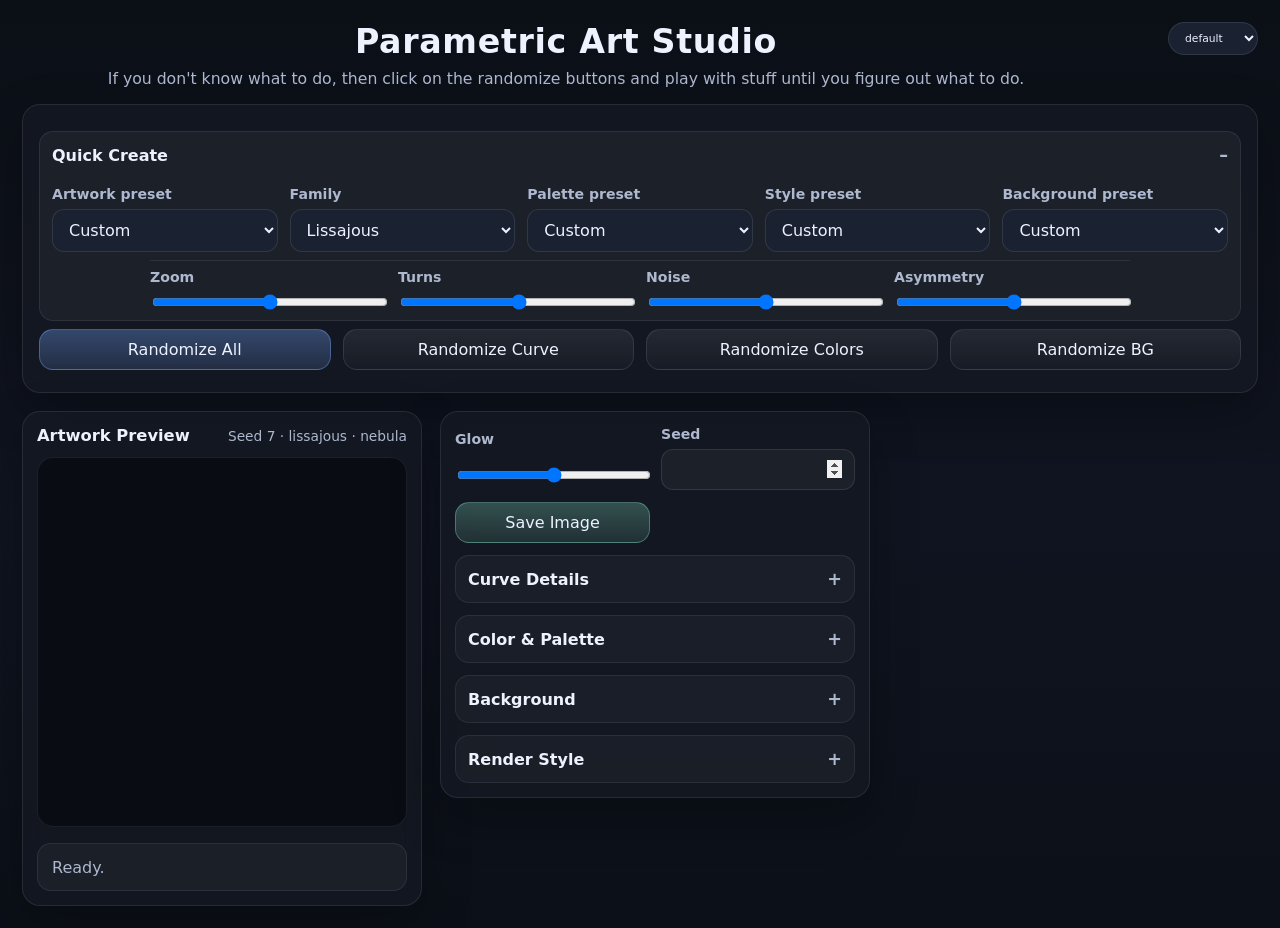
<file: index_last.html>
<!doctype html>
<html lang="en">
  <head>
    <meta charset="utf-8" />
    <meta name="viewport" content="width=device-width, initial-scale=1" />
    <title>Parametric Art Studio</title>
    <link rel="stylesheet" href="./css/base.css" />
    <link id="theme-link" rel="stylesheet" href="./css/theme-default.css" />
  </head>
  <body>
    <div class="app">
      <div class="header">
        <div class="theme-slot">
          <select
            id="theme_select"
            class="theme-select"
            aria-label="Select theme"
          >
            <option value="default" selected>default</option>
            <option value="aurora">aurora</option>
            <option value="ember">ember</option>
            <option value="noir">noir</option>
          </select>
        </div>
        <h1>Parametric Art Studio</h1>
        <p>
          If you don't know what to do, then click on the randomize buttons and
          play with stuff until you figure out what to do.
        </p>
      </div>

      <section class="quick-create">
        <details id="quick_create_details" class="quick-create-details" open>
          <summary aria-label="Toggle quick create controls">
            Quick Create
          </summary>
          <div id="quick_create_controls">
            <div class="qc-row row-presets">
              <div class="control">
                <label for="artwork_preset">Artwork preset</label
                ><select id="artwork_preset"></select>
              </div>
              <div class="control">
                <label for="family">Family</label
                ><select id="family"></select>
              </div>
              <div class="control">
                <label for="palette_preset">Palette preset</label
                ><select id="palette_preset"></select>
              </div>
              <div class="control">
                <label for="style_preset">Style preset</label
                ><select id="style_preset"></select>
              </div>
              <div class="control">
                <label for="background_preset">Background preset</label
                ><select id="background_preset"></select>
              </div>
            </div>
            <div class="qc-row row-shared">
              <div class="control">
                <label for="zoom"
                  >Zoom
                  <span
                    class="readout"
                    data-output-for="zoom"
                    data-decimals="2"
                  ></span
                ></label>
                <input id="zoom" type="range" min="0.5" max="2" step="0.01" />
              </div>
              <div class="control">
                <label for="turns"
                  >Turns
                  <span
                    class="readout"
                    data-output-for="turns"
                    data-decimals="2"
                  ></span
                ></label>
                <input id="turns" type="range" min="0.5" max="12" step="0.1" />
              </div>
              <div class="control">
                <label for="noise_strength"
                  >Noise
                  <span
                    class="readout"
                    data-output-for="noise_strength"
                    data-decimals="4"
                  ></span
                ></label>
                <input
                  id="noise_strength"
                  type="range"
                  min="0"
                  max="0.05"
                  step="0.0005"
                />
              </div>
              <div class="control">
                <label for="asymmetry"
                  >Asymmetry
                  <span
                    class="readout"
                    data-output-for="asymmetry"
                    data-decimals="3"
                  ></span
                ></label>
                <input
                  id="asymmetry"
                  type="range"
                  min="0"
                  max="0.5"
                  step="0.005"
                />
              </div>
            </div>
          </div>
        </details>
        <div class="qc-row row-actions">
          <button id="btn_randomize_all" class="primary">Randomize All</button>
          <button id="btn_randomize_curve">Randomize Curve</button>
          <button id="btn_randomize_colors">Randomize Colors</button>
          <button id="btn_randomize_background">Randomize BG</button>
        </div>
      </section>

      <section class="main">
        <div class="preview-card">
          <div class="preview-top">
            <h2>Artwork Preview</h2>
            <div class="preview-meta" id="preview_meta">
              Seed 7 · lissajous · nebula
            </div>
          </div>
          <div class="preview-wrap">
            <canvas id="preview"></canvas>
          </div>
          <div class="status" id="status">Ready.</div>
        </div>

        <div class="controls-card sticky">
          <div class="control-grid-2">
            <div class="control">
              <label for="glow_macro"
                >Glow
                <span
                  class="readout"
                  data-output-for="glow_macro"
                  data-decimals="2"
                ></span
              ></label>
              <input id="glow_macro" type="range" min="0" max="1" step="0.01" />
            </div>
            <div class="control">
              <label for="seed">Seed</label>
              <input id="seed" type="number" min="0" max="9999" step="1" />
            </div>
          </div>

          <div class="button-row">
            <button id="btn_save_png" class="success">Save Image</button>
            <!-- <button id="btn_save_svg">Save SVG</button> -->
          </div>

          <details>
            <summary>Curve Details</summary>
            <div class="panel-body">
              <div id="curve_box_lissajous" class="subgroup">
                <div class="subgroup-title">Lissajous</div>
                <div class="control">
                  <label for="liss_a"
                    >A frequency
                    <span
                      class="readout"
                      data-output-for="liss_a"
                      data-decimals="0"
                    ></span></label
                  ><input id="liss_a" type="range" min="1" max="12" step="1" />
                </div>
                <div class="control">
                  <label for="liss_b"
                    >B frequency
                    <span
                      class="readout"
                      data-output-for="liss_b"
                      data-decimals="0"
                    ></span></label
                  ><input id="liss_b" type="range" min="1" max="12" step="1" />
                </div>
                <div class="control">
                  <label for="liss_delta"
                    >Phase
                    <span
                      class="readout"
                      data-output-for="liss_delta"
                      data-decimals="2"
                    ></span></label
                  ><input
                    id="liss_delta"
                    type="range"
                    min="0"
                    max="6.283185307179586"
                    step="0.01"
                  />
                </div>
              </div>
              <div id="curve_box_rose" class="subgroup">
                <div class="subgroup-title">Rose</div>
                <div class="control">
                  <label for="rose_k"
                    >Petal k
                    <span
                      class="readout"
                      data-output-for="rose_k"
                      data-decimals="0"
                    ></span></label
                  ><input id="rose_k" type="range" min="1" max="16" step="1" />
                </div>
                <div class="control">
                  <label for="rose_radial_wobble"
                    >Radial wobble
                    <span
                      class="readout"
                      data-output-for="rose_radial_wobble"
                      data-decimals="3"
                    ></span></label
                  ><input
                    id="rose_radial_wobble"
                    type="range"
                    min="0"
                    max="0.5"
                    step="0.005"
                  />
                </div>
                <div class="control">
                  <label for="rose_wobble_freq"
                    >Wobble frequency
                    <span
                      class="readout"
                      data-output-for="rose_wobble_freq"
                      data-decimals="0"
                    ></span></label
                  ><input
                    id="rose_wobble_freq"
                    type="range"
                    min="1"
                    max="20"
                    step="1"
                  />
                </div>
              </div>
              <div id="curve_box_epitrochoid" class="subgroup">
                <div class="subgroup-title">Epitrochoid</div>
                <div class="control">
                  <label for="epi_R"
                    >Outer R
                    <span
                      class="readout"
                      data-output-for="epi_R"
                      data-decimals="0"
                    ></span></label
                  ><input id="epi_R" type="range" min="1" max="12" step="1" />
                </div>
                <div class="control">
                  <label for="epi_r"
                    >Inner r
                    <span
                      class="readout"
                      data-output-for="epi_r"
                      data-decimals="0"
                    ></span></label
                  ><input id="epi_r" type="range" min="1" max="12" step="1" />
                </div>
                <div class="control">
                  <label for="epi_d"
                    >Offset d
                    <span
                      class="readout"
                      data-output-for="epi_d"
                      data-decimals="2"
                    ></span></label
                  ><input id="epi_d" type="range" min="0" max="12" step="0.1" />
                </div>
              </div>
              <div id="curve_box_burst" class="subgroup">
                <div class="subgroup-title">Burst</div>
                <div class="control">
                  <label for="burst_amp1"
                    >Amp 1
                    <span
                      class="readout"
                      data-output-for="burst_amp1"
                      data-decimals="2"
                    ></span></label
                  ><input
                    id="burst_amp1"
                    type="range"
                    min="0"
                    max="1"
                    step="0.01"
                  />
                </div>
                <div class="control">
                  <label for="burst_amp2"
                    >Amp 2
                    <span
                      class="readout"
                      data-output-for="burst_amp2"
                      data-decimals="2"
                    ></span></label
                  ><input
                    id="burst_amp2"
                    type="range"
                    min="0"
                    max="1"
                    step="0.01"
                  />
                </div>
                <div class="control">
                  <label for="burst_f1"
                    >Freq 1
                    <span
                      class="readout"
                      data-output-for="burst_f1"
                      data-decimals="0"
                    ></span></label
                  ><input
                    id="burst_f1"
                    type="range"
                    min="1"
                    max="30"
                    step="1"
                  />
                </div>
                <div class="control">
                  <label for="burst_f2"
                    >Freq 2
                    <span
                      class="readout"
                      data-output-for="burst_f2"
                      data-decimals="0"
                    ></span></label
                  ><input
                    id="burst_f2"
                    type="range"
                    min="1"
                    max="30"
                    step="1"
                  />
                </div>
                <div class="control">
                  <label for="burst_delta"
                    >Phase
                    <span
                      class="readout"
                      data-output-for="burst_delta"
                      data-decimals="2"
                    ></span></label
                  ><input
                    id="burst_delta"
                    type="range"
                    min="0"
                    max="6.283185307179586"
                    step="0.01"
                  />
                </div>
              </div>
            </div>
          </details>

          <details>
            <summary>Color &amp; Palette</summary>
            <div class="panel-body">
              <div class="control">
                <label for="color_mode">Mode</label
                ><select id="color_mode"></select>
              </div>

              <div id="color_box_palette" class="subgroup">
                <div class="subgroup-title">Palette</div>
                <div class="control">
                  <label for="palette_name">Palette</label
                  ><select id="palette_name"></select>
                </div>
                <div class="control">
                  <label for="palette_distribution">Distribution</label
                  ><select id="palette_distribution"></select>
                </div>
                <label class="inline-check"
                  ><span>Manual palette</span
                  ><input id="palette_manual_enabled" type="checkbox"
                /></label>
                <div id="palette_manual_block">
                  <div class="control">
                    <label for="palette_size"
                      >Palette size
                      <span
                        class="readout"
                        data-output-for="palette_size"
                        data-decimals="0"
                      ></span></label
                    ><input
                      id="palette_size"
                      type="range"
                      min="2"
                      max="6"
                      step="1"
                    />
                  </div>
                  <div class="palette-grid">
                    <div class="control" id="palette_color_wrap_1">
                      <label for="palette_color_1">Color 1</label
                      ><input id="palette_color_1" type="color" />
                    </div>
                    <div class="control" id="palette_color_wrap_2">
                      <label for="palette_color_2">Color 2</label
                      ><input id="palette_color_2" type="color" />
                    </div>
                    <div class="control" id="palette_color_wrap_3">
                      <label for="palette_color_3">Color 3</label
                      ><input id="palette_color_3" type="color" />
                    </div>
                    <div class="control" id="palette_color_wrap_4">
                      <label for="palette_color_4">Color 4</label
                      ><input id="palette_color_4" type="color" />
                    </div>
                    <div class="control" id="palette_color_wrap_5">
                      <label for="palette_color_5">Color 5</label
                      ><input id="palette_color_5" type="color" />
                    </div>
                    <div class="control" id="palette_color_wrap_6">
                      <label for="palette_color_6">Color 6</label
                      ><input id="palette_color_6" type="color" />
                    </div>
                  </div>
                </div>
              </div>

              <div id="color_box_colormap" class="subgroup">
                <div class="subgroup-title">Colormap</div>
                <div class="control">
                  <label for="colormap">Colormap</label
                  ><select id="colormap"></select>
                </div>
                <div class="control">
                  <label for="colormap_span_lo"
                    >Span low
                    <span
                      class="readout"
                      data-output-for="colormap_span_lo"
                      data-decimals="2"
                    ></span></label
                  ><input
                    id="colormap_span_lo"
                    type="range"
                    min="0"
                    max="1"
                    step="0.01"
                  />
                </div>
                <div class="control">
                  <label for="colormap_span_hi"
                    >Span high
                    <span
                      class="readout"
                      data-output-for="colormap_span_hi"
                      data-decimals="2"
                    ></span></label
                  ><input
                    id="colormap_span_hi"
                    type="range"
                    min="0"
                    max="1"
                    step="0.01"
                  />
                </div>
              </div>

              <div class="control">
                <label for="curve_opacity"
                  >Curve opacity
                  <span
                    class="readout"
                    data-output-for="curve_opacity"
                    data-decimals="2"
                  ></span></label
                ><input
                  id="curve_opacity"
                  type="range"
                  min="0.1"
                  max="1"
                  step="0.01"
                />
              </div>
              <div class="control">
                <label for="num_curve_colors"
                  >Curve colors
                  <span
                    class="readout"
                    data-output-for="num_curve_colors"
                    data-decimals="0"
                  ></span></label
                ><input
                  id="num_curve_colors"
                  type="range"
                  min="1"
                  max="12"
                  step="1"
                />
              </div>
              <div class="control">
                <label for="color_shift"
                  >Color shift
                  <span
                    class="readout"
                    data-output-for="color_shift"
                    data-decimals="2"
                  ></span></label
                ><input
                  id="color_shift"
                  type="range"
                  min="-0.5"
                  max="0.5"
                  step="0.01"
                />
              </div>
            </div>
          </details>

          <details>
            <summary>Background</summary>
            <div class="panel-body">
              <div class="control">
                <label for="background_mode">Background mode</label
                ><select id="background_mode"></select>
              </div>

              <div id="bg_box_solid" class="subgroup">
                <div class="subgroup-title">Solid</div>
                <div class="control">
                  <label for="bg_solid_color">Color</label
                  ><input id="bg_solid_color" type="color" />
                </div>
              </div>
              <div id="bg_box_linear" class="subgroup">
                <div class="subgroup-title">Linear</div>
                <div class="control">
                  <label for="bg_linear_top">Top</label
                  ><input id="bg_linear_top" type="color" />
                </div>
                <div class="control">
                  <label for="bg_linear_bottom">Bottom</label
                  ><input id="bg_linear_bottom" type="color" />
                </div>
                <div class="control">
                  <label for="bg_linear_angle"
                    >Angle
                    <span
                      class="readout"
                      data-output-for="bg_linear_angle"
                      data-decimals="0"
                    ></span></label
                  ><input
                    id="bg_linear_angle"
                    type="range"
                    min="0"
                    max="180"
                    step="1"
                  />
                </div>
              </div>
              <div id="bg_box_radial" class="subgroup">
                <div class="subgroup-title">Radial</div>
                <div class="control">
                  <label for="bg_radial_inner">Inner</label
                  ><input id="bg_radial_inner" type="color" />
                </div>
                <div class="control">
                  <label for="bg_radial_outer">Outer</label
                  ><input id="bg_radial_outer" type="color" />
                </div>
                <div class="control">
                  <label for="bg_radial_center_x"
                    >Center X
                    <span
                      class="readout"
                      data-output-for="bg_radial_center_x"
                      data-decimals="2"
                    ></span></label
                  ><input
                    id="bg_radial_center_x"
                    type="range"
                    min="0"
                    max="1"
                    step="0.01"
                  />
                </div>
                <div class="control">
                  <label for="bg_radial_center_y"
                    >Center Y
                    <span
                      class="readout"
                      data-output-for="bg_radial_center_y"
                      data-decimals="2"
                    ></span></label
                  ><input
                    id="bg_radial_center_y"
                    type="range"
                    min="0"
                    max="1"
                    step="0.01"
                  />
                </div>
                <div class="control">
                  <label for="bg_radial_radius_bias"
                    >Radius bias
                    <span
                      class="readout"
                      data-output-for="bg_radial_radius_bias"
                      data-decimals="2"
                    ></span></label
                  ><input
                    id="bg_radial_radius_bias"
                    type="range"
                    min="0.25"
                    max="2"
                    step="0.01"
                  />
                </div>
              </div>
              <div id="bg_box_mesh" class="subgroup">
                <div class="subgroup-title">Mesh</div>
                <div class="control">
                  <label for="bg_mesh_tl">Top left</label
                  ><input id="bg_mesh_tl" type="color" />
                </div>
                <div class="control">
                  <label for="bg_mesh_tr">Top right</label
                  ><input id="bg_mesh_tr" type="color" />
                </div>
                <div class="control">
                  <label for="bg_mesh_bl">Bottom left</label
                  ><input id="bg_mesh_bl" type="color" />
                </div>
                <div class="control">
                  <label for="bg_mesh_br">Bottom right</label
                  ><input id="bg_mesh_br" type="color" />
                </div>
              </div>

              <div class="control">
                <label for="bg_brightness"
                  >Brightness
                  <span
                    class="readout"
                    data-output-for="bg_brightness"
                    data-decimals="2"
                  ></span></label
                ><input
                  id="bg_brightness"
                  type="range"
                  min="0.5"
                  max="1.5"
                  step="0.01"
                />
              </div>
              <div class="control">
                <label for="bg_contrast"
                  >Contrast
                  <span
                    class="readout"
                    data-output-for="bg_contrast"
                    data-decimals="2"
                  ></span></label
                ><input
                  id="bg_contrast"
                  type="range"
                  min="0.5"
                  max="1.5"
                  step="0.01"
                />
              </div>
              <div class="control">
                <label for="bg_texture_strength"
                  >Texture
                  <span
                    class="readout"
                    data-output-for="bg_texture_strength"
                    data-decimals="3"
                  ></span></label
                ><input
                  id="bg_texture_strength"
                  type="range"
                  min="0"
                  max="0.25"
                  step="0.005"
                />
              </div>
              <div class="control">
                <label for="bg_vignette_strength"
                  >Vignette
                  <span
                    class="readout"
                    data-output-for="bg_vignette_strength"
                    data-decimals="2"
                  ></span></label
                ><input
                  id="bg_vignette_strength"
                  type="range"
                  min="0"
                  max="0.8"
                  step="0.01"
                />
              </div>
            </div>
          </details>

          <details>
            <summary>Render Style</summary>
            <div class="panel-body">
              <div class="control">
                <label for="line_width"
                  >Line width
                  <span
                    class="readout"
                    data-output-for="line_width"
                    data-decimals="2"
                  ></span></label
                ><input
                  id="line_width"
                  type="range"
                  min="0.3"
                  max="5"
                  step="0.01"
                />
              </div>
              <div class="control">
                <label for="glow_layers"
                  >Glow layers
                  <span
                    class="readout"
                    data-output-for="glow_layers"
                    data-decimals="0"
                  ></span></label
                ><input
                  id="glow_layers"
                  type="range"
                  min="0"
                  max="20"
                  step="1"
                />
              </div>
              <div class="control">
                <label for="glow_alpha"
                  >Glow alpha
                  <span
                    class="readout"
                    data-output-for="glow_alpha"
                    data-decimals="3"
                  ></span></label
                ><input
                  id="glow_alpha"
                  type="range"
                  min="0"
                  max="0.2"
                  step="0.001"
                />
              </div>
              <div class="control">
                <label for="glow_scale"
                  >Glow scale
                  <span
                    class="readout"
                    data-output-for="glow_scale"
                    data-decimals="2"
                  ></span></label
                ><input
                  id="glow_scale"
                  type="range"
                  min="1"
                  max="6"
                  step="0.01"
                />
              </div>
              <div class="control">
                <label for="main_alpha"
                  >Main alpha
                  <span
                    class="readout"
                    data-output-for="main_alpha"
                    data-decimals="2"
                  ></span></label
                ><input
                  id="main_alpha"
                  type="range"
                  min="0.1"
                  max="1"
                  step="0.01"
                />
              </div>
              <label class="inline-check"
                ><span>Mystery Switch</span
                ><input id="segment_blending" type="checkbox"
              /></label>
            </div>
          </details>
        </div>
      </section>
    </div>

    <script>
      const DATA = {
        FAMILY_OPTIONS: [
          ["Lissajous", "lissajous"],
          ["Rose", "rose"],
          ["Epitrochoid", "epitrochoid"],
          ["Burst", "burst"],
        ],
        COLOR_MODE_OPTIONS: [
          ["Palette", "palette"],
          ["Colormap", "colormap"],
        ],
        BACKGROUND_MODE_OPTIONS: [
          ["Solid", "solid"],
          ["Linear", "linear"],
          ["Radial", "radial"],
          ["Mesh", "mesh"],
        ],
        PALETTE_DISTRIBUTION_OPTIONS: [
          ["Even Segments", "even_segments"],
          ["Weighted", "weighted"],
          ["Gradient Blend", "gradient_blend"],
        ],
        DEFAULT_RANDOMIZATION_INTENSITY: "moderate",
        CURATED_COLORMAPS: [
          "winter",
          "spring",
          "summer",
          "autumn",
          "viridis",
          "plasma",
          "cividis",
          "cool",
          "twilight",
          "turbo",
          "hsv",
          "jet",
        ],
        POINTS: 10000,
        PALETTE_PRESETS: {
          custom: [],
          nebula: ["#8fd3ff", "#bf8fff", "#ffffff"],
          aurora: ["#72f1b8", "#7ea8ff", "#d9a7ff"],
          ember: ["#ffb347", "#ff7043", "#fff1cc"],
          sunset_bloom: ["#ff8fa3", "#ffc6a5", "#ffe8d6"],
          ice_mono: ["#dff6ff", "#89c2ff", "#5a87ff"],
          noir_neon: ["#f5f5f5", "#ff00aa", "#101010"],
          gold_filament: ["#ffd166", "#fff1b6", "#8c6a00"],
          plasma: ["#00e5ff", "#7b61ff", "#ffffff"],
        },
        BACKGROUND_PRESETS: {
          custom: { mode: "linear" },
          deep_space: {
            mode: "linear",
            linear: { top: "#120a2a", bottom: "#030308", angle: 90 },
          },
          purple_haze: {
            mode: "radial",
            radial: {
              inner: "#31134b",
              outer: "#030308",
              center_x: 0.48,
              center_y: 0.56,
              radius_bias: 1.0,
            },
          },
          ember_fog: {
            mode: "radial",
            radial: {
              inner: "#4b180f",
              outer: "#040202",
              center_x: 0.52,
              center_y: 0.45,
              radius_bias: 1.15,
            },
          },
          cyan_void: {
            mode: "linear",
            linear: { top: "#07111d", bottom: "#020204", angle: 90 },
          },
          twilight_mesh: {
            mode: "mesh",
            mesh: {
              tl: "#160a2f",
              tr: "#09203f",
              bl: "#030308",
              br: "#1e0d2b",
            },
          },
          warm_smoke: {
            mode: "linear",
            linear: { top: "#2b160f", bottom: "#060303", angle: 90 },
          },
          velvet_black: {
            mode: "radial",
            radial: {
              inner: "#171721",
              outer: "#020202",
              center_x: 0.5,
              center_y: 0.5,
              radius_bias: 0.9,
            },
          },
          aurora_night: {
            mode: "linear",
            linear: { top: "#0b1a20", bottom: "#130d29", angle: 90 },
          },
        },
        STYLE_PRESETS: {
          custom: {},
          fine_wire: {
            line_width: 1.0,
            glow_layers: 4,
            glow_alpha: 0.025,
            glow_scale: 1.4,
            main_alpha: 0.98,
          },
          velvet_glow: {
            line_width: 1.6,
            glow_layers: 8,
            glow_alpha: 0.055,
            glow_scale: 2.0,
            main_alpha: 0.95,
          },
          plasma_bloom: {
            line_width: 1.2,
            glow_layers: 12,
            glow_alpha: 0.075,
            glow_scale: 2.6,
            main_alpha: 0.96,
          },
          poster_crisp: {
            line_width: 1.9,
            glow_layers: 2,
            glow_alpha: 0.015,
            glow_scale: 1.15,
            main_alpha: 1.0,
          },
          ghost_trace: {
            line_width: 0.9,
            glow_layers: 6,
            glow_alpha: 0.03,
            glow_scale: 1.7,
            main_alpha: 0.85,
          },
        },
        ARTWORK_PRESETS: {
          custom: {},
          nebula: {
            curve: {
              family: "lissajous",
              turns: 3.0,
              asymmetry: 0.1,
              noise_strength: 0.002,
              params: { a: 3, b: 2, delta: 1.8 },
            },
            style_preset: "velvet_glow",
            palette_preset: "nebula",
            background_preset: "purple_haze",
            color: { mode: "palette", curve_color: "#9ed8ff" },
            meta_seed: 7,
          },
          flower: {
            curve: {
              family: "rose",
              turns: 2.0,
              asymmetry: 0.05,
              noise_strength: 0.001,
              params: { k: 7, radial_wobble: 0.12, wobble_freq: 8 },
            },
            style_preset: "velvet_glow",
            palette_preset: "sunset_bloom",
            background_preset: "ember_fog",
            color: { mode: "palette", curve_color: "#ffd7e6" },
            meta_seed: 12,
          },
          electric: {
            curve: {
              family: "burst",
              turns: 3.0,
              asymmetry: 0.22,
              noise_strength: 0.004,
              params: { amp1: 0.45, amp2: 0.25, f1: 9, f2: 17, delta: 0.7 },
            },
            style_preset: "plasma_bloom",
            palette_preset: "plasma",
            background_preset: "cyan_void",
            color: { mode: "palette" },
            meta_seed: 21,
          },
          spiro: {
            curve: {
              family: "epitrochoid",
              turns: 6.0,
              asymmetry: 0.03,
              noise_strength: 0.0,
              params: { R: 5, r: 3, d: 5 },
            },
            style_preset: "fine_wire",
            palette_preset: "gold_filament",
            background_preset: "warm_smoke",
            color: { mode: "palette", curve_color: "#fff1b6" },
            meta_seed: 4,
          },
          ember_bloom: {
            curve: {
              family: "rose",
              turns: 2.2,
              asymmetry: 0.08,
              noise_strength: 0.0015,
              params: { k: 5, radial_wobble: 0.09, wobble_freq: 6 },
            },
            style_preset: "velvet_glow",
            palette_preset: "ember",
            background_preset: "ember_fog",
            color: { mode: "palette" },
            meta_seed: 17,
          },
          aurora_wire: {
            curve: {
              family: "lissajous",
              turns: 2.5,
              asymmetry: 0.07,
              noise_strength: 0.001,
              params: { a: 4, b: 7, delta: 0.9 },
            },
            style_preset: "ghost_trace",
            palette_preset: "aurora",
            background_preset: "aurora_night",
            color: { mode: "palette" },
            meta_seed: 8,
          },
          noir_neon: {
            curve: {
              family: "epitrochoid",
              turns: 5.0,
              asymmetry: 0.02,
              noise_strength: 0.0,
              params: { R: 7, r: 4, d: 5 },
            },
            style_preset: "poster_crisp",
            palette_preset: "noir_neon",
            background_preset: "velvet_black",
            color: { mode: "palette", curve_color: "#f5f5f5" },
            meta_seed: 30,
          },
          plasma_halo: {
            curve: {
              family: "burst",
              turns: 4.0,
              asymmetry: 0.2,
              noise_strength: 0.006,
              params: { amp1: 0.52, amp2: 0.18, f1: 11, f2: 19, delta: 0.35 },
            },
            style_preset: "plasma_bloom",
            palette_preset: "plasma",
            background_preset: "deep_space",
            color: { mode: "palette" },
            meta_seed: 26,
          },
        },
        FAMILY_PARAM_DEFAULTS: {
          lissajous: { a: 3.0, b: 2.0, delta: 1.5707963267948966 },
          rose: { k: 5.0, radial_wobble: 0.12, wobble_freq: 6.0 },
          epitrochoid: { R: 5.0, r: 3.0, d: 5.0 },
          burst: { amp1: 0.45, amp2: 0.22, f1: 8.0, f2: 17.0, delta: 0.3 },
        },
        PARAM_RANGES: {
          "curve.turns": [0.5, 12.0],
          "curve.asymmetry": [0.0, 0.5],
          "curve.noise_strength": [0.0, 0.05],
          "curve.zoom": [0.5, 2.0],
          "style.line_width": [0.3, 5.0],
          "style.glow_layers": [0, 20],
          "style.glow_alpha": [0.0, 0.2],
          "style.glow_scale": [1.0, 6.0],
          "style.main_alpha": [0.1, 1.0],
          "background.brightness": [0.5, 1.5],
          "background.contrast": [0.5, 1.5],
          "background.texture_strength": [0.0, 0.25],
          "background.vignette_strength": [0.0, 0.8],
          "lissajous.a": [1, 12],
          "lissajous.b": [1, 12],
          "lissajous.delta": [0, 6.283185307179586],
          "rose.k": [1, 16],
          "rose.radial_wobble": [0.0, 0.5],
          "rose.wobble_freq": [1, 20],
          "epitrochoid.R": [1, 12],
          "epitrochoid.r": [1, 12],
          "epitrochoid.d": [0, 12],
          "burst.amp1": [0.0, 1.0],
          "burst.amp2": [0.0, 1.0],
          "burst.f1": [1, 30],
          "burst.f2": [1, 30],
          "burst.delta": [0, 6.283185307179586],
        },
        DEFAULT_SETTINGS: {
          meta: {
            artwork_preset: "nebula",
            style_preset: "velvet_glow",
            palette_preset: "nebula",
            background_preset: "purple_haze",
            seed: 7,
          },
          curve: {
            family: "lissajous",
            turns: 3.0,
            asymmetry: 0.1,
            noise_strength: 0.002,
            zoom: 1.0,
            params: { a: 3.0, b: 2.0, delta: 1.5707963267948966 },
          },
          style: {
            glow_macro: 0.6,
            line_width: 1.6,
            glow_layers: 8,
            glow_alpha: 0.055,
            glow_scale: 2.0,
            main_alpha: 0.95,
            segment_blending: true,
          },
          color: {
            mode: "palette",
            curve_color: "#9ed8ff",
            palette_name: "nebula",
            palette_colors: ["#8fd3ff", "#bf8fff", "#ffffff"],
            palette_size: 3,
            palette_distribution: "even_segments",
            colormap: "viridis",
            colormap_span: [0.1, 0.9],
            num_curve_colors: 3,
            curve_opacity: 0.95,
            color_shift: 0.0,
            manual_palette: false,
          },
          background: {
            mode: "radial",
            preset: "purple_haze",
            solid_color: "#05060a",
            linear: { top: "#120a2a", bottom: "#030308", angle: 90 },
            radial: {
              inner: "#31134b",
              outer: "#030308",
              center_x: 0.48,
              center_y: 0.56,
              radius_bias: 1.0,
            },
            mesh: {
              tl: "#160a2f",
              tr: "#09203f",
              bl: "#030308",
              br: "#1e0d2b",
            },
            brightness: 1.0,
            contrast: 1.0,
            texture_strength: 0.0,
            vignette_strength: 0.12,
          },
        },
      };

      const CMAPS = {
        winter: ["#0000ff", "#00ffff"],
        spring: ["#ff00ff", "#ffff00"],
        summer: ["#008066", "#ffff66"],
        autumn: ["#ff0000", "#ffff00"],
        viridis: ["#440154", "#3b528b", "#21908d", "#5dc963", "#fde725"],
        plasma: ["#0d0887", "#7e03a8", "#cc4778", "#f89540", "#f0f921"],
        cividis: ["#00204c", "#424086", "#7a7c78", "#bcae6c", "#fee838"],
        cool: ["#00ffff", "#ff00ff"],
        twilight: ["#e2d9e2", "#7b85d4", "#35204a", "#9177a8", "#e2d9e2"],
        turbo: [
          "#30123b",
          "#4145ab",
          "#2ab0ff",
          "#7ded47",
          "#f9ba38",
          "#e53935",
        ],
        hsv: [
          "#ff0000",
          "#ffff00",
          "#00ff00",
          "#00ffff",
          "#0000ff",
          "#ff00ff",
          "#ff0000",
        ],
        jet: ["#00007f", "#0000ff", "#00ffff", "#ffff00", "#ff0000", "#7f0000"],
      };

      const NON_COMPOSITION_WIDGET_KEYS = new Set(["seed"]);
      const CURVE_WIDGET_KEYS = new Set([
        "family",
        "turns",
        "asymmetry",
        "noise_strength",
        "zoom",
        "liss_a",
        "liss_b",
        "liss_delta",
        "rose_k",
        "rose_radial_wobble",
        "rose_wobble_freq",
        "epi_R",
        "epi_r",
        "epi_d",
        "burst_amp1",
        "burst_amp2",
        "burst_f1",
        "burst_f2",
        "burst_delta",
      ]);
      const STYLE_WIDGET_KEYS = new Set([
        "glow_macro",
        "line_width",
        "glow_layers",
        "glow_alpha",
        "glow_scale",
        "main_alpha",
        "segment_blending",
      ]);
      const PALETTE_WIDGET_KEYS = new Set([
        "color_mode",
        "palette_name",
        "palette_manual_enabled",
        "palette_size",
        "palette_distribution",
        "colormap",
        "colormap_span_lo",
        "colormap_span_hi",
        "curve_opacity",
        "num_curve_colors",
        "color_shift",
        "palette_color_1",
        "palette_color_2",
        "palette_color_3",
        "palette_color_4",
        "palette_color_5",
        "palette_color_6",
      ]);
      const BACKGROUND_WIDGET_KEYS = new Set([
        "background_mode",
        "bg_solid_color",
        "bg_linear_top",
        "bg_linear_bottom",
        "bg_linear_angle",
        "bg_radial_inner",
        "bg_radial_outer",
        "bg_radial_center_x",
        "bg_radial_center_y",
        "bg_radial_radius_bias",
        "bg_mesh_tl",
        "bg_mesh_tr",
        "bg_mesh_bl",
        "bg_mesh_br",
        "bg_brightness",
        "bg_contrast",
        "bg_texture_strength",
        "bg_vignette_strength",
      ]);

      const previewCanvas = document.getElementById("preview");
      const statusEl = document.getElementById("status");
      const previewMeta = document.getElementById("preview_meta");
      const previewWrap = document.querySelector(".preview-wrap");
      const themeLinkEl = document.getElementById("theme-link");
      const THEME_FILES = {
        default: "./css/theme-default.css",
        aurora: "./css/theme-aurora.css",
        ember: "./css/theme-ember.css",
        noir: "./css/theme-noir.css",
      };

      let state = validateSettings(deepClone(DATA.DEFAULT_SETTINGS));
      let isSyncing = false;
      let renderQueued = false;
      let bgCache = new Map();
      let activeToastKind = "";

      function $(id) {
        return document.getElementById(id);
      }
      function deepClone(v) {
        return JSON.parse(JSON.stringify(v));
      }
      function clamp(v, lo, hi) {
        return Math.max(lo, Math.min(hi, v));
      }
      function lerp(a, b, t) {
        return (1 - t) * a + t * b;
      }
      function titleize(s) {
        return String(s)
          .replace(/_/g, " ")
          .replace(/\b\w/g, (m) => m.toUpperCase());
      }
      function applyTheme(themeName) {
        const nextTheme = Object.prototype.hasOwnProperty.call(
          THEME_FILES,
          themeName,
        )
          ? themeName
          : "default";
        themeLinkEl.href = THEME_FILES[nextTheme];
        document.documentElement.setAttribute("data-theme", nextTheme);
        $("theme_select").value = nextTheme;
      }
      function handleThemeChange() {
        applyTheme($("theme_select").value);
      }
      function nowTimestampStr() {
        const d = new Date();
        const pad = (n) => String(n).padStart(2, "0");
        return `${d.getFullYear()}${pad(d.getMonth() + 1)}${pad(d.getDate())}_${pad(d.getHours())}${pad(d.getMinutes())}${pad(d.getSeconds())}`;
      }
      function rgbaString(rgb, alpha = 1) {
        return `rgba(${Math.round(rgb[0] * 255)}, ${Math.round(rgb[1] * 255)}, ${Math.round(rgb[2] * 255)}, ${alpha})`;
      }
      function hexToRgb01(hex) {
        const clean = hex.replace("#", "");
        const n = parseInt(
          clean.length === 3
            ? clean
                .split("")
                .map((ch) => ch + ch)
                .join("")
            : clean,
          16,
        );
        return [
          ((n >> 16) & 255) / 255,
          ((n >> 8) & 255) / 255,
          (n & 255) / 255,
        ];
      }
      function rgb01ToHex(rgb) {
        const vals = rgb.map((v) => clamp(v, 0, 1));
        return (
          "#" +
          vals
            .map((v) =>
              Math.round(v * 255)
                .toString(16)
                .padStart(2, "0"),
            )
            .join("")
        );
      }
      function blendRgb(c1, c2, t) {
        return [
          lerp(c1[0], c2[0], t),
          lerp(c1[1], c2[1], t),
          lerp(c1[2], c2[2], t),
        ];
      }
      function rgbToHsv(r, g, b) {
        const max = Math.max(r, g, b),
          min = Math.min(r, g, b);
        const d = max - min;
        let h = 0;
        const s = max === 0 ? 0 : d / max;
        const v = max;
        if (d !== 0) {
          switch (max) {
            case r:
              h = (g - b) / d + (g < b ? 6 : 0);
              break;
            case g:
              h = (b - r) / d + 2;
              break;
            case b:
              h = (r - g) / d + 4;
              break;
          }
          h /= 6;
        }
        return [h, s, v];
      }
      function hsvToRgb(h, s, v) {
        let r, g, b;
        const i = Math.floor(h * 6);
        const f = h * 6 - i;
        const p = v * (1 - s);
        const q = v * (1 - f * s);
        const t = v * (1 - (1 - f) * s);
        switch (i % 6) {
          case 0:
            r = v;
            g = t;
            b = p;
            break;
          case 1:
            r = q;
            g = v;
            b = p;
            break;
          case 2:
            r = p;
            g = v;
            b = t;
            break;
          case 3:
            r = p;
            g = q;
            b = v;
            break;
          case 4:
            r = t;
            g = p;
            b = v;
            break;
          case 5:
            r = v;
            g = p;
            b = q;
            break;
        }
        return [r, g, b];
      }
      function shiftColorHue(hexColor, shift) {
        const rgb = hexToRgb01(hexColor);
        const [h, s, v] = rgbToHsv(rgb[0], rgb[1], rgb[2]);
        return rgb01ToHex(hsvToRgb((h + shift + 1) % 1, s, v));
      }
      function downloadBlob(filename, blob) {
        const url = URL.createObjectURL(blob);
        const a = document.createElement("a");
        a.href = url;
        a.download = filename;
        document.body.appendChild(a);
        a.click();
        setTimeout(() => {
          URL.revokeObjectURL(url);
          a.remove();
        }, 0);
      }
      class RNG {
        constructor(seed) {
          this.seed = Number(seed) >>> 0 || 1;
          this._spare = null;
        }
        random() {
          let t = (this.seed += 0x6d2b79f5);
          t = Math.imul(t ^ (t >>> 15), t | 1);
          t ^= t + Math.imul(t ^ (t >>> 7), t | 61);
          return ((t ^ (t >>> 14)) >>> 0) / 4294967296;
        }
        uniform(lo, hi) {
          return lo + (hi - lo) * this.random();
        }
        integers(lo, hi) {
          return Math.floor(this.uniform(lo, hi));
        }
        normal() {
          if (this._spare !== null) {
            const v = this._spare;
            this._spare = null;
            return v;
          }
          let u = 0,
            v = 0;
          while (u === 0) u = this.random();
          while (v === 0) v = this.random();
          const mag = Math.sqrt(-2 * Math.log(u));
          const z0 = mag * Math.cos(2 * Math.PI * v);
          const z1 = mag * Math.sin(2 * Math.PI * v);
          this._spare = z1;
          return z0;
        }
      }

      function makeDefaultCurveParams(family) {
        return deepClone(DATA.FAMILY_PARAM_DEFAULTS[family]);
      }
      function makeDefaultSettings() {
        return deepClone(DATA.DEFAULT_SETTINGS);
      }
      function inferGlowMacro(settings) {
        const s = settings.style;
        const components = [
          clamp(s.glow_layers / 14.0, 0, 1),
          clamp(s.glow_alpha / 0.085, 0, 1),
          clamp((s.glow_scale - 1.0) / 2.0, 0, 1),
        ];
        return clamp((components[0] + components[1] + components[2]) / 3, 0, 1);
      }
      function syncMacroControls(settings) {
        settings.style.glow_macro = inferGlowMacro(settings);
        return settings;
      }
      function applyGlowMacro(settings) {
        const g = clamp(Number(settings.style.glow_macro ?? 0.6), 0, 1);
        settings.style.glow_layers = Math.round(lerp(0, 14, g));
        settings.style.glow_alpha = lerp(0.0, 0.085, g);
        settings.style.glow_scale = lerp(1.0, 3.0, g);
        return settings;
      }
      function validateCurveSettings(settings) {
        const curve = settings.curve;
        const fams = new Set(DATA.FAMILY_OPTIONS.map((v) => v[1]));
        if (!fams.has(curve.family)) curve.family = "lissajous";
        curve.turns = clamp(
          Number(curve.turns),
          ...DATA.PARAM_RANGES["curve.turns"],
        );
        curve.asymmetry = clamp(
          Number(curve.asymmetry),
          ...DATA.PARAM_RANGES["curve.asymmetry"],
        );
        curve.noise_strength = clamp(
          Number(curve.noise_strength),
          ...DATA.PARAM_RANGES["curve.noise_strength"],
        );
        curve.zoom = clamp(
          Number(curve.zoom),
          ...DATA.PARAM_RANGES["curve.zoom"],
        );
        const base = makeDefaultCurveParams(curve.family);
        Object.assign(base, curve.params || {});
        if (curve.family === "lissajous") {
          base.a = clamp(Number(base.a), ...DATA.PARAM_RANGES["lissajous.a"]);
          base.b = clamp(Number(base.b), ...DATA.PARAM_RANGES["lissajous.b"]);
          base.delta = clamp(
            Number(base.delta),
            ...DATA.PARAM_RANGES["lissajous.delta"],
          );
        } else if (curve.family === "rose") {
          base.k = clamp(Number(base.k), ...DATA.PARAM_RANGES["rose.k"]);
          base.radial_wobble = clamp(
            Number(base.radial_wobble),
            ...DATA.PARAM_RANGES["rose.radial_wobble"],
          );
          base.wobble_freq = clamp(
            Number(base.wobble_freq),
            ...DATA.PARAM_RANGES["rose.wobble_freq"],
          );
        } else if (curve.family === "epitrochoid") {
          base.R = clamp(Number(base.R), ...DATA.PARAM_RANGES["epitrochoid.R"]);
          base.r = clamp(Number(base.r), ...DATA.PARAM_RANGES["epitrochoid.r"]);
          if (Math.abs(base.r) < 1e-6) base.r = 1;
          base.d = clamp(Number(base.d), ...DATA.PARAM_RANGES["epitrochoid.d"]);
        } else if (curve.family === "burst") {
          base.amp1 = clamp(
            Number(base.amp1),
            ...DATA.PARAM_RANGES["burst.amp1"],
          );
          base.amp2 = clamp(
            Number(base.amp2),
            ...DATA.PARAM_RANGES["burst.amp2"],
          );
          base.f1 = clamp(Number(base.f1), ...DATA.PARAM_RANGES["burst.f1"]);
          base.f2 = clamp(Number(base.f2), ...DATA.PARAM_RANGES["burst.f2"]);
          base.delta = clamp(
            Number(base.delta),
            ...DATA.PARAM_RANGES["burst.delta"],
          );
        }
        curve.params = base;
        return settings;
      }
      function validateColorSettings(settings) {
        const color = settings.color;
        const modes = new Set(DATA.COLOR_MODE_OPTIONS.map((v) => v[1]));
        if (!modes.has(color.mode)) color.mode = "palette";
        color.curve_color = color.curve_color || "#ffffff";
        color.curve_opacity = clamp(Number(color.curve_opacity), 0.1, 1);
        color.palette_size = Math.round(
          clamp(Number(color.palette_size), 2, 6),
        );
        color.num_curve_colors = Math.round(
          clamp(Number(color.num_curve_colors), 1, 12),
        );
        color.color_shift = clamp(Number(color.color_shift ?? 0), -0.5, 0.5);
        color.manual_palette = !!color.manual_palette;
        const distributions = new Set(
          DATA.PALETTE_DISTRIBUTION_OPTIONS.map((v) => v[1]),
        );
        if (!distributions.has(color.palette_distribution))
          color.palette_distribution = "even_segments";
        if (!(color.palette_name in DATA.PALETTE_PRESETS))
          color.palette_name = "nebula";
        if (!color.manual_palette) {
          const preset = DATA.PALETTE_PRESETS[color.palette_name] || [];
          if (preset.length) {
            color.palette_colors = deepClone(preset);
            color.palette_size = Math.round(
              clamp(color.palette_colors.length, 2, 6),
            );
          }
        }
        color.palette_colors = Array.isArray(color.palette_colors)
          ? [...color.palette_colors]
          : [];
        while (color.palette_colors.length < color.palette_size)
          color.palette_colors.push("#ffffff");
        color.palette_colors = color.palette_colors.slice(
          0,
          Math.max(6, color.palette_size),
        );
        let span = Array.isArray(color.colormap_span)
          ? [...color.colormap_span]
          : [0.1, 0.9];
        if (span.length !== 2) span = [0.1, 0.9];
        span = [
          clamp(Number(span[0]), 0, 1),
          clamp(Number(span[1]), 0, 1),
        ].sort((a, b) => a - b);
        if (span[1] - span[0] < 0.05) span[1] = Math.min(1, span[0] + 0.05);
        color.colormap_span = span;
        if (!DATA.CURATED_COLORMAPS.includes(color.colormap))
          color.colormap = DATA.CURATED_COLORMAPS[0];
        return settings;
      }
      function validateStyleSettings(settings) {
        const s = settings.style;
        s.glow_macro = clamp(Number(s.glow_macro ?? 0.6), 0, 1);
        s.line_width = clamp(
          Number(s.line_width),
          ...DATA.PARAM_RANGES["style.line_width"],
        );
        s.glow_layers = Math.round(
          clamp(
            Number(s.glow_layers),
            ...DATA.PARAM_RANGES["style.glow_layers"],
          ),
        );
        s.glow_alpha = clamp(
          Number(s.glow_alpha),
          ...DATA.PARAM_RANGES["style.glow_alpha"],
        );
        s.glow_scale = clamp(
          Number(s.glow_scale),
          ...DATA.PARAM_RANGES["style.glow_scale"],
        );
        s.main_alpha = clamp(
          Number(s.main_alpha),
          ...DATA.PARAM_RANGES["style.main_alpha"],
        );
        s.segment_blending = !!s.segment_blending;
        return settings;
      }
      function validateBackgroundSettings(settings) {
        const bg = settings.background;
        const modes = new Set(DATA.BACKGROUND_MODE_OPTIONS.map((v) => v[1]));
        if (!modes.has(bg.mode)) bg.mode = "linear";
        bg.brightness = clamp(
          Number(bg.brightness),
          ...DATA.PARAM_RANGES["background.brightness"],
        );
        bg.contrast = clamp(
          Number(bg.contrast),
          ...DATA.PARAM_RANGES["background.contrast"],
        );
        bg.texture_strength = clamp(
          Number(bg.texture_strength),
          ...DATA.PARAM_RANGES["background.texture_strength"],
        );
        bg.vignette_strength = clamp(
          Number(bg.vignette_strength),
          ...DATA.PARAM_RANGES["background.vignette_strength"],
        );
        bg.linear = Object.assign(
          { top: "#120a2a", bottom: "#030308", angle: 90 },
          bg.linear || {},
        );
        bg.radial = Object.assign(
          {
            inner: "#31134b",
            outer: "#030308",
            center_x: 0.5,
            center_y: 0.5,
            radius_bias: 1,
          },
          bg.radial || {},
        );
        bg.mesh = Object.assign(
          { tl: "#160a2f", tr: "#09203f", bl: "#030308", br: "#1e0d2b" },
          bg.mesh || {},
        );
        bg.radial.center_x = clamp(Number(bg.radial.center_x), 0, 1);
        bg.radial.center_y = clamp(Number(bg.radial.center_y), 0, 1);
        bg.radial.radius_bias = clamp(Number(bg.radial.radius_bias), 0.25, 2);
        bg.linear.angle = clamp(Number(bg.linear.angle), 0, 180);
        return settings;
      }
      function validateSettings(input) {
        const settings = deepClone(input);
        validateCurveSettings(settings);
        validateColorSettings(settings);
        validateBackgroundSettings(settings);
        validateStyleSettings(settings);
        syncMacroControls(settings);
        return settings;
      }
      function applyStylePreset(settings, presetName) {
        settings = deepClone(settings);
        if (!(presetName in DATA.STYLE_PRESETS))
          return validateSettings(settings);
        settings.meta.artwork_preset = "custom";
        settings.meta.style_preset = presetName;
        Object.assign(
          settings.style,
          deepClone(DATA.STYLE_PRESETS[presetName]),
        );
        return validateSettings(settings);
      }
      function applyPalettePreset(settings, presetName) {
        settings = deepClone(settings);
        settings.meta.artwork_preset = "custom";
        if (!(presetName in DATA.PALETTE_PRESETS) || presetName === "custom") {
          settings.meta.palette_preset = "custom";
          return validateSettings(settings);
        }
        settings.meta.palette_preset = presetName;
        settings.color.mode = "palette";
        settings.color.palette_name = presetName;
        settings.color.palette_colors = deepClone(
          DATA.PALETTE_PRESETS[presetName],
        );
        settings.color.palette_size = Math.min(
          6,
          settings.color.palette_colors.length,
        );
        settings.color.manual_palette = false;
        return validateSettings(settings);
      }
      function applyBackgroundPreset(settings, presetName) {
        settings = deepClone(settings);
        settings.meta.artwork_preset = "custom";
        if (
          !(presetName in DATA.BACKGROUND_PRESETS) ||
          presetName === "custom"
        ) {
          settings.meta.background_preset = "custom";
          settings.background.preset = "custom";
          return validateSettings(settings);
        }
        settings.meta.background_preset = presetName;
        const preset = DATA.BACKGROUND_PRESETS[presetName];
        settings.background.preset = presetName;
        settings.background.mode = preset.mode;
        if (preset.linear)
          Object.assign(settings.background.linear, deepClone(preset.linear));
        if (preset.radial)
          Object.assign(settings.background.radial, deepClone(preset.radial));
        if (preset.mesh)
          Object.assign(settings.background.mesh, deepClone(preset.mesh));
        return validateSettings(settings);
      }
      function applyArtworkPreset(settings, presetName) {
        settings = deepClone(settings);
        if (!(presetName in DATA.ARTWORK_PRESETS) || presetName === "custom") {
          settings.meta.artwork_preset = "custom";
          return validateSettings(settings);
        }
        const preset = DATA.ARTWORK_PRESETS[presetName];
        settings.meta.artwork_preset = presetName;
        settings.curve.family = preset.curve.family;
        settings.curve.params = makeDefaultCurveParams(settings.curve.family);
        Object.assign(settings.curve.params, deepClone(preset.curve.params));
        settings.curve.turns = preset.curve.turns;
        settings.curve.asymmetry = preset.curve.asymmetry;
        settings.curve.noise_strength = preset.curve.noise_strength;
        settings.meta.seed = preset.meta_seed ?? settings.meta.seed;
        settings = applyStylePreset(settings, preset.style_preset);
        settings = applyPalettePreset(settings, preset.palette_preset);
        settings = applyBackgroundPreset(settings, preset.background_preset);
        settings.meta.artwork_preset = presetName;
        Object.assign(settings.color, deepClone(preset.color || {}));
        return validateSettings(settings);
      }
      function markPresetsCustomIfNeeded(settings, changedKeys) {
        settings = deepClone(settings);
        if (!changedKeys) {
          settings.meta.artwork_preset = "custom";
          settings.meta.style_preset = "custom";
          settings.meta.palette_preset = "custom";
          settings.meta.background_preset = "custom";
          settings.background.preset = "custom";
          return settings;
        }
        const affected = new Set();
        for (const key of changedKeys) {
          if (!key || NON_COMPOSITION_WIDGET_KEYS.has(key)) continue;
          if (
            CURVE_WIDGET_KEYS.has(key) ||
            STYLE_WIDGET_KEYS.has(key) ||
            PALETTE_WIDGET_KEYS.has(key) ||
            BACKGROUND_WIDGET_KEYS.has(key)
          )
            affected.add("artwork");
          if (STYLE_WIDGET_KEYS.has(key)) affected.add("style");
          if (PALETTE_WIDGET_KEYS.has(key)) affected.add("palette");
          if (BACKGROUND_WIDGET_KEYS.has(key)) affected.add("background");
        }
        if (affected.has("artwork")) settings.meta.artwork_preset = "custom";
        if (affected.has("style")) settings.meta.style_preset = "custom";
        if (affected.has("palette")) settings.meta.palette_preset = "custom";
        if (affected.has("background")) {
          settings.meta.background_preset = "custom";
          settings.background.preset = "custom";
        }
        return settings;
      }
      function perturbValue(rng, value, lo, hi, intensity, integer = false) {
        const pct = { subtle: 0.1, moderate: 0.28, wild: 0.65 }[intensity];
        const span = hi - lo;
        let out =
          intensity === "wild"
            ? rng.uniform(lo, hi)
            : value + rng.normal() * pct * span;
        out = clamp(out, lo, hi);
        return integer ? Math.round(out) : out;
      }
      function chooseRelatedPalette(currentPaletteName, intensity, rng) {
        const names = Object.keys(DATA.PALETTE_PRESETS).filter(
          (k) => k !== "custom",
        );
        if (names.includes(currentPaletteName) && intensity === "subtle")
          return currentPaletteName;
        return names[rng.integers(0, names.length)];
      }
      function chooseRelatedBackground(currentBgName, intensity, rng) {
        const names = Object.keys(DATA.BACKGROUND_PRESETS).filter(
          (k) => k !== "custom",
        );
        if (names.includes(currentBgName) && intensity === "subtle")
          return currentBgName;
        return names[rng.integers(0, names.length)];
      }
      function randomizeLissajousParams(params, intensity, rng) {
        const curated = [
          [2, 3],
          [3, 4],
          [3, 5],
          [4, 7],
          [5, 8],
          [7, 5],
          [8, 3],
        ];
        let [a, b] =
          intensity === "subtle"
            ? [params.a, params.b]
            : curated[rng.integers(0, curated.length)];
        return {
          a: perturbValue(
            rng,
            a,
            ...DATA.PARAM_RANGES["lissajous.a"],
            intensity,
            true,
          ),
          b: perturbValue(
            rng,
            b,
            ...DATA.PARAM_RANGES["lissajous.b"],
            intensity,
            true,
          ),
          delta: perturbValue(
            rng,
            params.delta,
            ...DATA.PARAM_RANGES["lissajous.delta"],
            intensity,
            false,
          ),
        };
      }
      function randomizeRoseParams(params, intensity, rng) {
        return {
          k: perturbValue(
            rng,
            params.k,
            ...DATA.PARAM_RANGES["rose.k"],
            intensity,
            true,
          ),
          radial_wobble: perturbValue(
            rng,
            Math.min(params.radial_wobble, 0.25),
            ...DATA.PARAM_RANGES["rose.radial_wobble"],
            intensity,
            false,
          ),
          wobble_freq: perturbValue(
            rng,
            params.wobble_freq,
            ...DATA.PARAM_RANGES["rose.wobble_freq"],
            intensity,
            true,
          ),
        };
      }
      function randomizeEpitrochoidParams(params, intensity, rng) {
        const ratios = [
          [5, 3],
          [7, 4],
          [8, 3],
          [9, 5],
          [6, 2],
        ];
        let R, r;
        if (intensity === "wild") {
          R = rng.integers(3, 12);
          r = rng.integers(1, Math.max(2, R));
        } else {
          [R, r] = ratios[rng.integers(0, ratios.length)];
        }
        return {
          R: Number(R),
          r: Number(r),
          d: perturbValue(
            rng,
            params.d,
            ...DATA.PARAM_RANGES["epitrochoid.d"],
            intensity,
            false,
          ),
        };
      }
      function randomizeBurstParams(params, intensity, rng) {
        let f1 = perturbValue(
          rng,
          params.f1,
          ...DATA.PARAM_RANGES["burst.f1"],
          intensity,
          true,
        );
        let f2 = perturbValue(
          rng,
          params.f2,
          ...DATA.PARAM_RANGES["burst.f2"],
          intensity,
          true,
        );
        if (f1 === f2) f2 = clamp(f2 + 2, ...DATA.PARAM_RANGES["burst.f2"]);
        return {
          amp1: perturbValue(
            rng,
            Math.max(params.amp1, params.amp2),
            ...DATA.PARAM_RANGES["burst.amp1"],
            intensity,
            false,
          ),
          amp2: perturbValue(
            rng,
            Math.min(params.amp2, params.amp1),
            ...DATA.PARAM_RANGES["burst.amp2"],
            intensity,
            false,
          ),
          f1: Number(f1),
          f2: Number(f2),
          delta: perturbValue(
            rng,
            params.delta,
            ...DATA.PARAM_RANGES["burst.delta"],
            intensity,
            false,
          ),
        };
      }
      function resolveRandomizationIntensity(settings, intensity = null) {
        if (["subtle", "moderate", "wild"].includes(intensity))
          return intensity;
        return DATA.DEFAULT_RANDOMIZATION_INTENSITY;
      }
      function randomizeStyle(
        settings,
        intensity = null,
        rng = null,
        glowOnly = false,
      ) {
        settings = deepClone(settings);
        rng = rng || new RNG(settings.meta.seed + 222);
        intensity = resolveRandomizationIntensity(settings, intensity);
        settings.meta.artwork_preset = "custom";
        settings.meta.style_preset = "custom";
        if (!glowOnly) {
          settings.style.line_width = perturbValue(
            rng,
            settings.style.line_width,
            ...DATA.PARAM_RANGES["style.line_width"],
            intensity,
          );
          settings.style.main_alpha = perturbValue(
            rng,
            settings.style.main_alpha,
            ...DATA.PARAM_RANGES["style.main_alpha"],
            intensity,
          );
        }
        settings.style.glow_layers = perturbValue(
          rng,
          settings.style.glow_layers,
          ...DATA.PARAM_RANGES["style.glow_layers"],
          intensity,
          true,
        );
        settings.style.glow_alpha = perturbValue(
          rng,
          settings.style.glow_alpha,
          ...DATA.PARAM_RANGES["style.glow_alpha"],
          intensity,
        );
        settings.style.glow_scale = perturbValue(
          rng,
          settings.style.glow_scale,
          ...DATA.PARAM_RANGES["style.glow_scale"],
          intensity,
        );
        return validateSettings(settings);
      }
      function randomizePalette(settings, intensity = null, rng = null) {
        settings = deepClone(settings);
        rng = rng || new RNG(settings.meta.seed + 333);
        intensity = resolveRandomizationIntensity(settings, intensity);
        settings.meta.artwork_preset = "custom";
        settings.meta.palette_preset = "custom";
        const paletteName = chooseRelatedPalette(
          settings.color.palette_name,
          intensity,
          rng,
        );
        if (intensity === "wild" && rng.random() < 0.25) {
          settings.color.mode = "colormap";
          settings.color.colormap =
            DATA.CURATED_COLORMAPS[
              rng.integers(0, DATA.CURATED_COLORMAPS.length)
            ];
        } else {
          if (
            !DATA.COLOR_MODE_OPTIONS.map((v) => v[1]).includes(
              settings.color.mode,
            )
          )
            settings.color.mode = "palette";
          settings.color.palette_name = paletteName;
          settings.color.palette_colors = deepClone(
            DATA.PALETTE_PRESETS[paletteName],
          );
          settings.color.palette_size = Math.round(
            clamp(
              settings.color.palette_colors.length + rng.integers(-1, 2),
              2,
              6,
            ),
          );
          settings.color.num_curve_colors = Math.round(
            clamp(settings.color.num_curve_colors + rng.integers(-1, 3), 1, 12),
          );
          const distributionChoices = DATA.PALETTE_DISTRIBUTION_OPTIONS.map(
            (v) => v[1],
          );
          const changeDistribution = { subtle: 0.2, moderate: 0.45, wild: 0.7 }[
            intensity
          ];
          if (rng.random() < changeDistribution)
            settings.color.palette_distribution =
              distributionChoices[rng.integers(0, distributionChoices.length)];
        }
        const shiftDelta = { subtle: 0.04, moderate: 0.1, wild: 0.22 }[
          intensity
        ];
        settings.color.color_shift = clamp(
          (settings.color.color_shift ?? 0) +
            rng.uniform(-shiftDelta, shiftDelta),
          -0.5,
          0.5,
        );
        return validateSettings(settings);
      }
      function randomizeBackground(settings, intensity = null, rng = null) {
        settings = deepClone(settings);
        rng = rng || new RNG(settings.meta.seed + 444);
        intensity = resolveRandomizationIntensity(settings, intensity);
        const presetName = chooseRelatedBackground(
          settings.background.preset,
          intensity,
          rng,
        );
        settings = applyBackgroundPreset(settings, presetName);
        if (intensity !== "subtle" && rng.random() < 0.25) {
          const modes = ["solid", "linear", "radial", "mesh"];
          settings.background.mode = modes[rng.integers(0, modes.length)];
        }
        settings.background.brightness = perturbValue(
          rng,
          settings.background.brightness,
          ...DATA.PARAM_RANGES["background.brightness"],
          intensity,
        );
        settings.background.contrast = perturbValue(
          rng,
          settings.background.contrast,
          ...DATA.PARAM_RANGES["background.contrast"],
          intensity,
        );
        settings.background.texture_strength = perturbValue(
          rng,
          settings.background.texture_strength,
          ...DATA.PARAM_RANGES["background.texture_strength"],
          intensity,
        );
        settings.background.vignette_strength = perturbValue(
          rng,
          settings.background.vignette_strength,
          ...DATA.PARAM_RANGES["background.vignette_strength"],
          intensity,
        );
        settings.meta.artwork_preset = "custom";
        settings.meta.background_preset = "custom";
        settings.background.preset = "custom";
        return validateSettings(settings);
      }
      function randomizeCurve(
        settings,
        intensity = null,
        keepFamily = false,
        rng = null,
        includeSharedCurveControls = true,
      ) {
        settings = deepClone(settings);
        rng = rng || new RNG(settings.meta.seed + 555);
        intensity = resolveRandomizationIntensity(settings, intensity);
        if (!keepFamily) {
          const familyChangeProbability =
            { subtle: 0.2, moderate: 0.5, wild: 1 }[intensity] ?? 0.5;
          if (rng.random() < familyChangeProbability) {
            const choices = DATA.FAMILY_OPTIONS.map((v) => v[1]).filter(
              (v) => v !== settings.curve.family,
            );
            if (choices.length) {
              settings.curve.family = choices[rng.integers(0, choices.length)];
              settings.curve.params = makeDefaultCurveParams(
                settings.curve.family,
              );
            }
          }
        }
        const fam = settings.curve.family;
        if (fam === "lissajous")
          settings.curve.params = randomizeLissajousParams(
            settings.curve.params,
            intensity,
            rng,
          );
        if (fam === "rose")
          settings.curve.params = randomizeRoseParams(
            settings.curve.params,
            intensity,
            rng,
          );
        if (fam === "epitrochoid")
          settings.curve.params = randomizeEpitrochoidParams(
            settings.curve.params,
            intensity,
            rng,
          );
        if (fam === "burst")
          settings.curve.params = randomizeBurstParams(
            settings.curve.params,
            intensity,
            rng,
          );
        if (includeSharedCurveControls) {
          settings.curve.turns = perturbValue(
            rng,
            settings.curve.turns,
            ...DATA.PARAM_RANGES["curve.turns"],
            intensity,
          );
          settings.curve.asymmetry = perturbValue(
            rng,
            settings.curve.asymmetry,
            ...DATA.PARAM_RANGES["curve.asymmetry"],
            intensity,
          );
          settings.curve.noise_strength = perturbValue(
            rng,
            settings.curve.noise_strength,
            ...DATA.PARAM_RANGES["curve.noise_strength"],
            intensity,
          );
          settings.curve.zoom = perturbValue(
            rng,
            settings.curve.zoom,
            ...DATA.PARAM_RANGES["curve.zoom"],
            intensity,
          );
        }
        settings.meta.artwork_preset = "custom";
        return validateSettings(settings);
      }
      function shuffleSeed(settings, rng = null) {
        settings = deepClone(settings);
        rng = rng || new RNG(settings.meta.seed + 666);
        settings.meta.seed = rng.integers(0, 10000);
        return settings;
      }
      function randomizeSettings(settings, scope = "all", intensity = null) {
        settings = deepClone(settings);
        intensity = resolveRandomizationIntensity(settings, intensity);
        const rng = new RNG((settings.meta.seed + 777) >>> 0);
        if (scope === "seed_only")
          return validateSettings(shuffleSeed(settings, rng));
        if (scope === "all") {
          settings = shuffleSeed(settings, rng);
          settings = randomizeCurve(settings, intensity, false, rng);
          settings = randomizeStyle(settings, intensity, rng);
          settings = randomizePalette(settings, intensity, rng);
          settings = randomizeBackground(settings, intensity, rng);
        } else if (scope === "curve") {
          settings = randomizeCurve(settings, intensity, false, rng);
        } else if (scope === "current_family") {
          settings = randomizeCurve(settings, intensity, true, rng);
        } else if (scope === "curve_params") {
          settings = randomizeCurve(settings, intensity, true, rng, false);
        } else if (scope === "style") {
          settings = randomizeStyle(settings, intensity, rng);
        } else if (scope === "palette") {
          settings = randomizePalette(settings, intensity, rng);
        } else if (scope === "background") {
          settings = randomizeBackground(settings, intensity, rng);
        } else if (scope === "glow_only") {
          settings = randomizeStyle(settings, intensity, rng, true);
        }
        return validateSettings(settings);
      }

      function updateReadouts() {
        document.querySelectorAll("[data-output-for]").forEach((el) => {
          const target = $(el.dataset.outputFor);
          if (!target) return;
          const decimals = Number(el.dataset.decimals ?? 2);
          const raw =
            target.type === "checkbox"
              ? target.checked
                ? 1
                : 0
              : Number(target.value);
          el.textContent = Number.isFinite(raw)
            ? raw.toFixed(decimals)
            : target.value;
        });
      }
      function buildSelect(selectId, options, includeCustom = true) {
        const select = $(selectId);
        select.innerHTML = "";
        options.forEach(([label, value]) => {
          const opt = document.createElement("option");
          opt.value = value;
          opt.textContent = label;
          select.appendChild(opt);
        });
      }
      function populateSelects() {
        buildSelect("family", DATA.FAMILY_OPTIONS);
        buildSelect("color_mode", DATA.COLOR_MODE_OPTIONS);
        buildSelect("background_mode", DATA.BACKGROUND_MODE_OPTIONS);
        buildSelect("palette_distribution", DATA.PALETTE_DISTRIBUTION_OPTIONS);
        buildSelect(
          "artwork_preset",
          Object.keys(DATA.ARTWORK_PRESETS).map((k) => [titleize(k), k]),
        );
        buildSelect(
          "style_preset",
          Object.keys(DATA.STYLE_PRESETS).map((k) => [titleize(k), k]),
        );
        buildSelect(
          "palette_preset",
          Object.keys(DATA.PALETTE_PRESETS).map((k) => [titleize(k), k]),
        );
        buildSelect(
          "background_preset",
          Object.keys(DATA.BACKGROUND_PRESETS).map((k) => [titleize(k), k]),
        );
        buildSelect(
          "palette_name",
          Object.keys(DATA.PALETTE_PRESETS)
            .filter((k) => k !== "custom")
            .map((k) => [titleize(k), k]),
        );
        buildSelect(
          "colormap",
          DATA.CURATED_COLORMAPS.map((k) => [k, k]),
        );
      }
      function writeStateToUI() {
        isSyncing = true;
        try {
          $("family").value = state.curve.family;
          $("artwork_preset").value = state.meta.artwork_preset;
          $("style_preset").value = state.meta.style_preset;
          $("palette_preset").value = state.meta.palette_preset;
          $("background_preset").value = state.meta.background_preset;
          $("seed").value = Math.round(state.meta.seed);
          $("glow_macro").value = state.style.glow_macro;
          $("turns").value = state.curve.turns;
          $("asymmetry").value = state.curve.asymmetry;
          $("noise_strength").value = state.curve.noise_strength;
          $("zoom").value = state.curve.zoom;

          $("liss_a").value =
            state.curve.params.a ?? DATA.FAMILY_PARAM_DEFAULTS.lissajous.a;
          $("liss_b").value =
            state.curve.params.b ?? DATA.FAMILY_PARAM_DEFAULTS.lissajous.b;
          $("liss_delta").value =
            state.curve.params.delta ??
            DATA.FAMILY_PARAM_DEFAULTS.lissajous.delta;
          $("rose_k").value =
            state.curve.params.k ?? DATA.FAMILY_PARAM_DEFAULTS.rose.k;
          $("rose_radial_wobble").value =
            state.curve.params.radial_wobble ??
            DATA.FAMILY_PARAM_DEFAULTS.rose.radial_wobble;
          $("rose_wobble_freq").value =
            state.curve.params.wobble_freq ??
            DATA.FAMILY_PARAM_DEFAULTS.rose.wobble_freq;
          $("epi_R").value =
            state.curve.params.R ?? DATA.FAMILY_PARAM_DEFAULTS.epitrochoid.R;
          $("epi_r").value =
            state.curve.params.r ?? DATA.FAMILY_PARAM_DEFAULTS.epitrochoid.r;
          $("epi_d").value =
            state.curve.params.d ?? DATA.FAMILY_PARAM_DEFAULTS.epitrochoid.d;
          $("burst_amp1").value =
            state.curve.params.amp1 ?? DATA.FAMILY_PARAM_DEFAULTS.burst.amp1;
          $("burst_amp2").value =
            state.curve.params.amp2 ?? DATA.FAMILY_PARAM_DEFAULTS.burst.amp2;
          $("burst_f1").value =
            state.curve.params.f1 ?? DATA.FAMILY_PARAM_DEFAULTS.burst.f1;
          $("burst_f2").value =
            state.curve.params.f2 ?? DATA.FAMILY_PARAM_DEFAULTS.burst.f2;
          $("burst_delta").value =
            state.curve.params.delta ?? DATA.FAMILY_PARAM_DEFAULTS.burst.delta;

          $("color_mode").value = state.color.mode;
          if (
            [...$("palette_name").options].some(
              (o) => o.value === state.color.palette_name,
            )
          )
            $("palette_name").value = state.color.palette_name;
          $("palette_manual_enabled").checked = !!state.color.manual_palette;
          $("palette_size").value = state.color.palette_size;
          $("palette_distribution").value = state.color.palette_distribution;
          for (let i = 1; i <= 6; i++) {
            $("palette_color_" + i).value =
              state.color.palette_colors[
                Math.min(i - 1, state.color.palette_colors.length - 1)
              ] || "#ffffff";
          }
          $("colormap").value = state.color.colormap;
          $("colormap_span_lo").value = state.color.colormap_span[0];
          $("colormap_span_hi").value = state.color.colormap_span[1];
          $("curve_opacity").value = state.color.curve_opacity;
          $("num_curve_colors").value = state.color.num_curve_colors;
          $("color_shift").value = state.color.color_shift;

          $("background_mode").value = state.background.mode;
          $("bg_solid_color").value = state.background.solid_color;
          $("bg_linear_top").value = state.background.linear.top;
          $("bg_linear_bottom").value = state.background.linear.bottom;
          $("bg_linear_angle").value = state.background.linear.angle;
          $("bg_radial_inner").value = state.background.radial.inner;
          $("bg_radial_outer").value = state.background.radial.outer;
          $("bg_radial_center_x").value = state.background.radial.center_x;
          $("bg_radial_center_y").value = state.background.radial.center_y;
          $("bg_radial_radius_bias").value =
            state.background.radial.radius_bias;
          $("bg_mesh_tl").value = state.background.mesh.tl;
          $("bg_mesh_tr").value = state.background.mesh.tr;
          $("bg_mesh_bl").value = state.background.mesh.bl;
          $("bg_mesh_br").value = state.background.mesh.br;
          $("bg_brightness").value = state.background.brightness;
          $("bg_contrast").value = state.background.contrast;
          $("bg_texture_strength").value = state.background.texture_strength;
          $("bg_vignette_strength").value = state.background.vignette_strength;

          $("line_width").value = state.style.line_width;
          $("glow_layers").value = state.style.glow_layers;
          $("glow_alpha").value = state.style.glow_alpha;
          $("glow_scale").value = state.style.glow_scale;
          $("main_alpha").value = state.style.main_alpha;
          $("segment_blending").checked = !!state.style.segment_blending;
        } finally {
          isSyncing = false;
        }
        updateVisibility();
        updateReadouts();
        updatePreviewMeta();
      }
      function readUIIntoState(shouldValidate = true) {
        let s = deepClone(state);
        s.curve.family = $("family").value;
        s.meta.artwork_preset = $("artwork_preset").value;
        s.meta.style_preset = $("style_preset").value;
        s.meta.palette_preset = $("palette_preset").value;
        s.meta.background_preset = $("background_preset").value;
        s.meta.seed = Math.round(Number($("seed").value || 0));
        s.style.glow_macro = Number($("glow_macro").value);
        s.curve.turns = Number($("turns").value);
        s.curve.asymmetry = Number($("asymmetry").value);
        s.curve.noise_strength = Number($("noise_strength").value);
        s.curve.zoom = Number($("zoom").value);
        const fam = s.curve.family;
        if (fam === "lissajous") {
          s.curve.params = {
            a: Number($("liss_a").value),
            b: Number($("liss_b").value),
            delta: Number($("liss_delta").value),
          };
        } else if (fam === "rose") {
          s.curve.params = {
            k: Number($("rose_k").value),
            radial_wobble: Number($("rose_radial_wobble").value),
            wobble_freq: Number($("rose_wobble_freq").value),
          };
        } else if (fam === "epitrochoid") {
          s.curve.params = {
            R: Number($("epi_R").value),
            r: Number($("epi_r").value),
            d: Number($("epi_d").value),
          };
        } else if (fam === "burst") {
          s.curve.params = {
            amp1: Number($("burst_amp1").value),
            amp2: Number($("burst_amp2").value),
            f1: Number($("burst_f1").value),
            f2: Number($("burst_f2").value),
            delta: Number($("burst_delta").value),
          };
        }
        s.color.mode = $("color_mode").value;
        s.color.palette_name = $("palette_name").value;
        s.color.manual_palette = $("palette_manual_enabled").checked;
        s.color.palette_size = Math.round(Number($("palette_size").value));
        s.color.palette_distribution = $("palette_distribution").value;
        s.color.palette_colors = [];
        for (let i = 1; i <= s.color.palette_size; i++)
          s.color.palette_colors.push($("palette_color_" + i).value);
        s.color.colormap = $("colormap").value;
        s.color.colormap_span = [
          Number($("colormap_span_lo").value),
          Number($("colormap_span_hi").value),
        ];
        s.color.curve_opacity = Number($("curve_opacity").value);
        s.color.num_curve_colors = Math.round(
          Number($("num_curve_colors").value),
        );
        s.color.color_shift = Number($("color_shift").value);
        s.background.mode = $("background_mode").value;
        s.background.solid_color = $("bg_solid_color").value;
        s.background.linear.top = $("bg_linear_top").value;
        s.background.linear.bottom = $("bg_linear_bottom").value;
        s.background.linear.angle = Number($("bg_linear_angle").value);
        s.background.radial.inner = $("bg_radial_inner").value;
        s.background.radial.outer = $("bg_radial_outer").value;
        s.background.radial.center_x = Number($("bg_radial_center_x").value);
        s.background.radial.center_y = Number($("bg_radial_center_y").value);
        s.background.radial.radius_bias = Number(
          $("bg_radial_radius_bias").value,
        );
        s.background.mesh.tl = $("bg_mesh_tl").value;
        s.background.mesh.tr = $("bg_mesh_tr").value;
        s.background.mesh.bl = $("bg_mesh_bl").value;
        s.background.mesh.br = $("bg_mesh_br").value;
        s.background.brightness = Number($("bg_brightness").value);
        s.background.contrast = Number($("bg_contrast").value);
        s.background.texture_strength = Number($("bg_texture_strength").value);
        s.background.vignette_strength = Number(
          $("bg_vignette_strength").value,
        );
        s.style.line_width = Number($("line_width").value);
        s.style.glow_layers = Math.round(Number($("glow_layers").value));
        s.style.glow_alpha = Number($("glow_alpha").value);
        s.style.glow_scale = Number($("glow_scale").value);
        s.style.main_alpha = Number($("main_alpha").value);
        s.style.segment_blending = $("segment_blending").checked;
        return shouldValidate ? validateSettings(s) : s;
      }
      function updateVisibility() {
        const family = state.curve.family;
        ["lissajous", "rose", "epitrochoid", "burst"].forEach((key) =>
          $("curve_box_" + key).classList.toggle("hidden", key !== family),
        );
        const mode = state.color.mode;
        $("color_box_palette").classList.toggle("hidden", mode !== "palette");
        $("color_box_colormap").classList.toggle("hidden", mode !== "colormap");
        const manual = state.color.manual_palette && mode === "palette";
        $("palette_manual_block").classList.toggle("hidden", !manual);
        for (let i = 1; i <= 6; i++)
          $("palette_color_wrap_" + i).classList.toggle(
            "hidden",
            !(manual && i <= state.color.palette_size),
          );
        const bgMode = state.background.mode;
        ["solid", "linear", "radial", "mesh"].forEach((key) =>
          $("bg_box_" + key).classList.toggle("hidden", key !== bgMode),
        );
      }
      function setStatus(message, kind = "") {
        statusEl.textContent = message;
        statusEl.className = "status" + (kind ? " " + kind : "");
        activeToastKind = kind;
      }
      function updatePreviewMeta() {
        previewMeta.textContent = `Seed ${state.meta.seed} · ${state.curve.family} · ${state.meta.artwork_preset}`;
      }

      function makeTheta(turns, points) {
        const theta = new Float64Array(points);
        const max = 2 * Math.PI * turns;
        const denom = Math.max(1, points - 1);
        for (let i = 0; i < points; i++) theta[i] = (max * i) / denom;
        return theta;
      }
      function applyAsymmetry(x, y, theta, amount) {
        if (amount <= 0) return;
        for (let i = 0; i < x.length; i++) {
          x[i] += amount * Math.sin(2.7 * theta[i] + 0.3);
          y[i] += 0.7 * amount * Math.cos(3.9 * theta[i] + 1.1);
        }
      }
      function applyNoise(x, y, strength, seed) {
        if (strength <= 0) return;
        const rng = new RNG(seed);
        for (let i = 0; i < x.length; i++) {
          x[i] += strength * rng.normal();
          y[i] += strength * rng.normal();
        }
      }
      function normalizeCurve(x, y) {
        let scale = 1e-9;
        for (let i = 0; i < x.length; i++) {
          scale = Math.max(scale, Math.abs(x[i]), Math.abs(y[i]));
        }
        for (let i = 0; i < x.length; i++) {
          x[i] /= scale;
          y[i] /= scale;
        }
      }
      function generateCurve(settings, points = DATA.POINTS) {
        settings = validateSettings(settings);
        const curve = settings.curve;
        const p = curve.params;
        const theta = makeTheta(curve.turns, points);
        const x = new Float64Array(points);
        const y = new Float64Array(points);
        if (curve.family === "lissajous") {
          for (let i = 0; i < points; i++) {
            x[i] = Math.sin(p.a * theta[i] + p.delta);
            y[i] = Math.sin(p.b * theta[i]);
          }
        } else if (curve.family === "rose") {
          for (let i = 0; i < points; i++) {
            const r =
              Math.cos(p.k * theta[i]) *
              (1 + p.radial_wobble * Math.sin(p.wobble_freq * theta[i]));
            x[i] = r * Math.cos(theta[i]);
            y[i] = r * Math.sin(theta[i]);
          }
        } else if (curve.family === "epitrochoid") {
          for (let i = 0; i < points; i++) {
            const R = p.R,
              r = p.r,
              d = p.d;
            x[i] =
              (R + r) * Math.cos(theta[i]) -
              d * Math.cos(((R + r) / r) * theta[i]);
            y[i] =
              (R + r) * Math.sin(theta[i]) -
              d * Math.sin(((R + r) / r) * theta[i]);
          }
        } else if (curve.family === "burst") {
          for (let i = 0; i < points; i++) {
            const r =
              1 +
              p.amp1 * Math.sin(p.f1 * theta[i] + p.delta) +
              p.amp2 * Math.cos(p.f2 * theta[i]);
            x[i] = r * Math.cos(theta[i]);
            y[i] = r * Math.sin(theta[i]);
          }
        }
        applyAsymmetry(x, y, theta, curve.asymmetry);
        applyNoise(x, y, curve.noise_strength, settings.meta.seed);
        normalizeCurve(x, y);
        for (let i = 0; i < points; i++) {
          x[i] *= curve.zoom;
          y[i] *= curve.zoom;
        }
        return { x, y };
      }
      function interpolateColorSequence(colors, n) {
        colors = [...colors];
        n = Math.max(1, Math.round(n));
        if (!colors.length) colors = deepClone(DATA.PALETTE_PRESETS.nebula);
        if (colors.length === 1 || n === 1) return Array(n).fill(colors[0]);
        const anchors = colors.map((_, i) => i / (colors.length - 1));
        const paletteRgb = colors.map(hexToRgb01);
        const out = [];
        for (let i = 0; i < n; i++) {
          const x = n === 1 ? 0 : i / (n - 1);
          let idx = anchors.findIndex((v) => v >= x) - 1;
          if (idx < 0) idx = anchors.length - 2;
          idx = clamp(idx, 0, colors.length - 2);
          const left = anchors[idx];
          const right = anchors[idx + 1];
          const t = right <= left ? 0 : (x - left) / (right - left);
          out.push(
            rgb01ToHex(blendRgb(paletteRgb[idx], paletteRgb[idx + 1], t)),
          );
        }
        return out;
      }
      function applyColorShiftToList(colors, shift) {
        shift = clamp(Number(shift || 0), -0.5, 0.5);
        if (Math.abs(shift) < 1e-9) return [...colors];
        return colors.map((c) => shiftColorHue(c, shift));
      }
      function sampleColormap(name, t) {
        const stops = CMAPS[name] || CMAPS.viridis;
        if (stops.length === 1) return stops[0];
        const x = clamp(t, 0, 1) * (stops.length - 1);
        const idx = Math.min(stops.length - 2, Math.floor(x));
        const local = x - idx;
        return rgb01ToHex(
          blendRgb(hexToRgb01(stops[idx]), hexToRgb01(stops[idx + 1]), local),
        );
      }
      function getPaletteColors(settings, n) {
        const color = settings.color;
        let palette = color.palette_colors.slice(
          0,
          Math.max(2, color.palette_size),
        );
        if (!palette.length) palette = deepClone(DATA.PALETTE_PRESETS.nebula);
        const distribution = color.palette_distribution || "even_segments";
        if (distribution === "gradient_blend")
          return interpolateColorSequence(palette, n);
        if (distribution === "weighted") {
          const weights = palette.map((_, i) => palette.length - i);
          const sum = weights.reduce((a, b) => a + b, 0);
          const cumulative = [];
          let acc = 0;
          for (const w of weights) {
            acc += w / sum;
            cumulative.push(acc);
          }
          const out = [];
          for (let i = 0; i < Math.max(1, n); i++) {
            const x = (i + 0.5) / Math.max(1, n);
            let idx = cumulative.findIndex((v) => x <= v);
            if (idx < 0) idx = palette.length - 1;
            out.push(palette[idx]);
          }
          return out;
        }
        if (n <= 1) return [palette[0]];
        const out = [];
        for (let i = 0; i < n; i++) {
          const idx = Math.floor((i / n) * palette.length);
          out.push(palette[Math.min(idx, palette.length - 1)]);
        }
        return out;
      }
      function getColormapColors(settings, n) {
        const [lo, hi] = settings.color.colormap_span;
        const out = [];
        for (let i = 0; i < n; i++) {
          const x = n === 1 ? lo : lerp(lo, hi, i / Math.max(1, n - 1));
          out.push(sampleColormap(settings.color.colormap, x));
        }
        return out;
      }
      function getCurveColors(settings, nSegments) {
        const base =
          settings.color.mode === "palette"
            ? getPaletteColors(settings, nSegments)
            : getColormapColors(settings, nSegments);
        return applyColorShiftToList(base, settings.color.color_shift);
      }
      function buildDrawPieces(x, y, settings, forExport = false) {
        const colors = getCurveColors(
          settings,
          Math.max(1, settings.color.num_curve_colors),
        );
        if (colors.length <= 1)
          return [
            {
              start: 0,
              end: x.length,
              color: colors[0] || settings.color.curve_color,
            },
          ];
        if (settings.style.segment_blending) {
          const desired = forExport ? 420 : 180;
          const count = Math.max(
            colors.length,
            Math.min(desired, x.length - 1),
          );
          const blended = interpolateColorSequence(colors, count);
          const pieces = [];
          for (let i = 0; i < count; i++) {
            const start = Math.floor((i / count) * (x.length - 1));
            const end = Math.max(
              start + 2,
              Math.floor(((i + 1) / count) * (x.length - 1)) + 1,
            );
            pieces.push({ start, end, color: blended[i] });
          }
          return pieces;
        }
        const pieces = [];
        const idxs = Array.from({ length: colors.length + 1 }, (_, i) =>
          Math.floor((i / colors.length) * (x.length - 1)),
        );
        for (let i = 0; i < colors.length; i++) {
          const start = idxs[i];
          const end = Math.max(idxs[i + 1], start + 2);
          pieces.push({ start, end, color: colors[i] });
        }
        return pieces;
      }
      function pointToCanvas(x, y, w, h) {
        return [((x + 1.8) / 3.6) * w, h - ((y + 1.8) / 3.6) * h];
      }
      function traceCanvasPath(ctx, x, y, start, end, w, h) {
        const [px, py] = pointToCanvas(x[start], y[start], w, h);
        ctx.beginPath();
        ctx.moveTo(px, py);
        for (let i = start + 1; i < end; i++) {
          const [cx, cy] = pointToCanvas(x[i], y[i], w, h);
          ctx.lineTo(cx, cy);
        }
      }
      function renderBackgroundCanvas(settings, width, height) {
        const key = JSON.stringify([
          settings.background,
          settings.meta.seed,
          width,
          height,
        ]);
        if (bgCache.has(key)) return bgCache.get(key);
        const canvas = document.createElement("canvas");
        canvas.width = width;
        canvas.height = height;
        const ctx = canvas.getContext("2d");
        const img = ctx.createImageData(width, height);
        const d = img.data;
        const bg = settings.background;
        const rng = new RNG(settings.meta.seed + 101);
        const top = bg.linear ? hexToRgb01(bg.linear.top) : [0, 0, 0];
        const bottom = bg.linear ? hexToRgb01(bg.linear.bottom) : [0, 0, 0];
        const solid = hexToRgb01(bg.solid_color || "#000000");
        const inner = bg.radial ? hexToRgb01(bg.radial.inner) : [0, 0, 0];
        const outer = bg.radial ? hexToRgb01(bg.radial.outer) : [0, 0, 0];
        const tl = bg.mesh ? hexToRgb01(bg.mesh.tl) : [0, 0, 0];
        const tr = bg.mesh ? hexToRgb01(bg.mesh.tr) : [0, 0, 0];
        const bl = bg.mesh ? hexToRgb01(bg.mesh.bl) : [0, 0, 0];
        const br = bg.mesh ? hexToRgb01(bg.mesh.br) : [0, 0, 0];
        const angle = ((bg.linear?.angle ?? 90) * Math.PI) / 180;
        const minProj = -Math.abs(Math.cos(angle)) - Math.abs(Math.sin(angle));
        const maxProj = Math.abs(Math.cos(angle)) + Math.abs(Math.sin(angle));
        const radialMax = Math.max(
          Math.hypot(0 - bg.radial.center_x, 0 - bg.radial.center_y),
          Math.hypot(1 - bg.radial.center_x, 0 - bg.radial.center_y),
          Math.hypot(0 - bg.radial.center_x, 1 - bg.radial.center_y),
          Math.hypot(1 - bg.radial.center_x, 1 - bg.radial.center_y),
          1e-9,
        );
        let ptr = 0;
        for (let yy = 0; yy < height; yy++) {
          const yn01 = yy / Math.max(1, height - 1);
          const yn = yn01 * 2 - 1;
          const vy = yn01 * 2 - 1;
          for (let xx = 0; xx < width; xx++) {
            const xn01 = xx / Math.max(1, width - 1);
            const xn = xn01 * 2 - 1;
            let rgb;
            if (bg.mode === "solid") {
              rgb = [...solid];
            } else if (bg.mode === "linear") {
              const projection = Math.cos(angle) * xn + Math.sin(angle) * yn;
              const t =
                (projection - minProj) / Math.max(1e-9, maxProj - minProj);
              rgb = blendRgb(bottom, top, clamp(t, 0, 1));
            } else if (bg.mode === "radial") {
              let radius = Math.hypot(
                xn01 - bg.radial.center_x,
                yn01 - bg.radial.center_y,
              );
              radius = clamp(
                (radius * bg.radial.radius_bias) / radialMax,
                0,
                1,
              );
              rgb = blendRgb(inner, outer, radius);
            } else {
              const topMix = blendRgb(tl, tr, xn01);
              const bottomMix = blendRgb(bl, br, xn01);
              rgb = blendRgb(bottomMix, topMix, yn01);
            }
            rgb = rgb.map((v) =>
              clamp((v * bg.brightness - 0.5) * bg.contrast + 0.5, 0, 1),
            );
            if (bg.texture_strength > 0) {
              const n0 = rng.normal() * bg.texture_strength * 0.18;
              rgb = rgb.map((v) => clamp(v + n0, 0, 1));
            }
            if (bg.vignette_strength > 0) {
              const vx = (xx / Math.max(1, width - 1)) * 2 - 1;
              const vy2 = (yy / Math.max(1, height - 1)) * 2 - 1;
              const radius = Math.min(1, Math.hypot(vx, vy2));
              const vignette = 1 - bg.vignette_strength * radius;
              rgb = rgb.map((v) => clamp(v * vignette, 0, 1));
            }
            d[ptr++] = Math.round(rgb[0] * 255);
            d[ptr++] = Math.round(rgb[1] * 255);
            d[ptr++] = Math.round(rgb[2] * 255);
            d[ptr++] = 255;
          }
        }
        ctx.putImageData(img, 0, 0);
        bgCache.set(key, canvas);
        if (bgCache.size > 12) bgCache.delete(bgCache.keys().next().value);
        return canvas;
      }
      function ensureCanvasSize() {
        const dpr = window.devicePixelRatio || 1;
        const rect = previewWrap.getBoundingClientRect();
        const size = Math.max(
          640,
          Math.floor(Math.min(rect.width, rect.height || rect.width)),
        );
        const w = Math.floor(size * dpr);
        const h = Math.floor(size * dpr);
        if (previewCanvas.width !== w || previewCanvas.height !== h) {
          previewCanvas.width = w;
          previewCanvas.height = h;
        }
        return { w, h, cssSize: size, dpr };
      }
      function renderPreview() {
        const { w, h, dpr } = ensureCanvasSize();
        const ctx = previewCanvas.getContext("2d");
        ctx.clearRect(0, 0, w, h);
        const bgCanvas = renderBackgroundCanvas(state, 440, 440);
        ctx.drawImage(bgCanvas, 0, 0, w, h);
        const previewPoints = state.style.segment_blending ? 4200 : 7000;
        const curve = generateCurve(state, previewPoints);
        const pieces = buildDrawPieces(curve.x, curve.y, state, false);
        ctx.lineCap = "round";
        ctx.lineJoin = "round";
        const scale = Math.min(w, h) / 700;
        const glowBoost =
          Math.max(0, state.style.glow_layers) *
          state.style.glow_scale *
          2.1 *
          scale;
        for (const piece of pieces) {
          traceCanvasPath(ctx, curve.x, curve.y, piece.start, piece.end, w, h);
          if (state.style.glow_layers > 0 && state.style.glow_alpha > 0) {
            ctx.save();
            ctx.strokeStyle = rgbaString(
              hexToRgb01(piece.color),
              Math.min(1, state.style.glow_alpha * 2.5),
            );
            ctx.lineWidth =
              (state.style.line_width +
                state.style.glow_scale *
                  Math.max(1, state.style.glow_layers * 0.28)) *
              scale;
            ctx.shadowColor = rgbaString(
              hexToRgb01(piece.color),
              Math.min(1, state.style.glow_alpha * 7),
            );
            ctx.shadowBlur = glowBoost;
            ctx.stroke();
            ctx.restore();
            traceCanvasPath(
              ctx,
              curve.x,
              curve.y,
              piece.start,
              piece.end,
              w,
              h,
            );
          }
          ctx.save();
          ctx.strokeStyle = rgbaString(
            hexToRgb01(piece.color),
            Math.min(state.color.curve_opacity, state.style.main_alpha),
          );
          ctx.lineWidth = state.style.line_width * scale;
          ctx.stroke();
          ctx.restore();
        }
      }
      function scheduleRender() {
        if (renderQueued) return;
        renderQueued = true;
        requestAnimationFrame(() => {
          renderQueued = false;
          try {
            renderPreview();
          } catch (err) {
            console.error(err);
            setStatus("Render error: " + err.message, "warn");
          }
        });
      }
      function pathSliceToSvg(x, y, start, end, width, height) {
        let out = "";
        for (let i = start; i < end; i++) {
          const [px, py] = pointToCanvas(x[i], y[i], width, height);
          out +=
            (i === start ? "M " : " L ") + px.toFixed(3) + " " + py.toFixed(3);
        }
        return out;
      }
      function buildSvgMarkup(settings, width = 1600, height = 1600) {
        const bgCanvas = renderBackgroundCanvas(settings, 900, 900);
        const bgData = bgCanvas.toDataURL("image/png");
        const curve = generateCurve(
          settings,
          settings.style.segment_blending ? 5200 : DATA.POINTS,
        );
        const pieces = buildDrawPieces(curve.x, curve.y, settings, true);
        const mainAlpha = Math.min(
          settings.color.curve_opacity,
          settings.style.main_alpha,
        );
        const lines = [];
        lines.push(
          `<svg xmlns="http://www.w3.org/2000/svg" width="${width}" height="${height}" viewBox="0 0 ${width} ${height}">`,
        );
        lines.push(`<rect width="100%" height="100%" fill="#000"/>`);
        lines.push(
          `<image href="${bgData}" x="0" y="0" width="${width}" height="${height}" preserveAspectRatio="none"/>`,
        );
        for (const piece of pieces) {
          const d = pathSliceToSvg(
            curve.x,
            curve.y,
            piece.start,
            piece.end,
            width,
            height,
          );
          for (let i = settings.style.glow_layers; i > 0; i--) {
            const sw =
              (settings.style.line_width + i * settings.style.glow_scale) *
              (width / 700);
            lines.push(
              `<path d="${d}" fill="none" stroke="${piece.color}" stroke-opacity="${settings.style.glow_alpha.toFixed(5)}" stroke-width="${sw.toFixed(3)}" stroke-linecap="round" stroke-linejoin="round"/>`,
            );
          }
          lines.push(
            `<path d="${d}" fill="none" stroke="${piece.color}" stroke-opacity="${mainAlpha.toFixed(5)}" stroke-width="${(settings.style.line_width * (width / 700)).toFixed(3)}" stroke-linecap="round" stroke-linejoin="round"/>`,
          );
        }
        lines.push(`</svg>`);
        return lines.join("");
      }
      function buildExportFilename(ext = "png") {
        return `parametric_art_${state.curve.family}_${state.meta.artwork_preset}_${nowTimestampStr()}.${ext}`;
      }
      async function saveCurrentPng() {
        if (previewCanvas.toBlob) {
          const blob = await new Promise((resolve) =>
            previewCanvas.toBlob(resolve, "image/png"),
          );
          downloadBlob(buildExportFilename("png"), blob);
        } else {
          const dataUrl = previewCanvas.toDataURL("image/png");
          const a = document.createElement("a");
          a.href = dataUrl;
          a.download = buildExportFilename("png");
          a.click();
        }
        setStatus("Saved PNG export.", "good");
      }
      function saveCurrentSvg() {
        const svgMarkup = buildSvgMarkup(state);
        const blob = new Blob([svgMarkup], {
          type: "image/svg+xml;charset=utf-8",
        });
        downloadBlob(buildExportFilename("svg"), blob);
        setStatus("Saved SVG export.", "good");
      }

      function applySettingsAndSync(nextState, message = "") {
        state = validateSettings(nextState);
        writeStateToUI();
        if (message) setStatus(message, "good");
        scheduleRender();
      }
      function nextRandomSeed(seed) {
        const rng = new RNG((Number(seed) + 911) >>> 0);
        return rng.integers(0, 10000);
      }

      function handleGenericChange(changedKey) {
        if (isSyncing) return;
        let next = readUIIntoState(false);
        if (changedKey === "glow_macro") {
          next = applyGlowMacro(next);
        } else if (STYLE_WIDGET_KEYS.has(changedKey)) {
          next = syncMacroControls(next);
        }
        next = validateSettings(next);
        next = markPresetsCustomIfNeeded(next, [changedKey]);
        applySettingsAndSync(next);
      }
      function handleFamilyChange() {
        if (isSyncing) return;
        let next = readUIIntoState();
        next.curve.params = makeDefaultCurveParams(next.curve.family);
        next = markPresetsCustomIfNeeded(next, ["family"]);
        applySettingsAndSync(next, `Family set to ${next.curve.family}.`);
      }
      function handleArtworkPresetChange() {
        if (isSyncing) return;
        applySettingsAndSync(
          applyArtworkPreset(state, $("artwork_preset").value),
          `Applied artwork preset: ${$("artwork_preset").value}.`,
        );
      }
      function handleStylePresetChange() {
        if (isSyncing) return;
        applySettingsAndSync(
          applyStylePreset(readUIIntoState(), $("style_preset").value),
          `Applied style preset: ${$("style_preset").value}.`,
        );
      }
      function handlePalettePresetChange() {
        if (isSyncing) return;
        applySettingsAndSync(
          applyPalettePreset(readUIIntoState(), $("palette_preset").value),
          `Applied palette preset: ${$("palette_preset").value}.`,
        );
      }
      function handleBackgroundPresetChange() {
        if (isSyncing) return;
        applySettingsAndSync(
          applyBackgroundPreset(
            readUIIntoState(),
            $("background_preset").value,
          ),
          `Applied background preset: ${$("background_preset").value}.`,
        );
      }

      function connectEvents() {
        $("family").addEventListener("change", handleFamilyChange);
        $("artwork_preset").addEventListener(
          "change",
          handleArtworkPresetChange,
        );
        $("style_preset").addEventListener("change", handleStylePresetChange);
        $("palette_preset").addEventListener(
          "change",
          handlePalettePresetChange,
        );
        $("background_preset").addEventListener(
          "change",
          handleBackgroundPresetChange,
        );

        const watchKeys = [
          "seed",
          "glow_macro",
          "turns",
          "asymmetry",
          "noise_strength",
          "zoom",
          "liss_a",
          "liss_b",
          "liss_delta",
          "rose_k",
          "rose_radial_wobble",
          "rose_wobble_freq",
          "epi_R",
          "epi_r",
          "epi_d",
          "burst_amp1",
          "burst_amp2",
          "burst_f1",
          "burst_f2",
          "burst_delta",
          "color_mode",
          "palette_name",
          "palette_manual_enabled",
          "palette_size",
          "palette_distribution",
          "colormap",
          "colormap_span_lo",
          "colormap_span_hi",
          "curve_opacity",
          "num_curve_colors",
          "color_shift",
          "background_mode",
          "bg_solid_color",
          "bg_linear_top",
          "bg_linear_bottom",
          "bg_linear_angle",
          "bg_radial_inner",
          "bg_radial_outer",
          "bg_radial_center_x",
          "bg_radial_center_y",
          "bg_radial_radius_bias",
          "bg_mesh_tl",
          "bg_mesh_tr",
          "bg_mesh_bl",
          "bg_mesh_br",
          "bg_brightness",
          "bg_contrast",
          "bg_texture_strength",
          "bg_vignette_strength",
          "line_width",
          "glow_layers",
          "glow_alpha",
          "glow_scale",
          "main_alpha",
          "segment_blending",
          "palette_color_1",
          "palette_color_2",
          "palette_color_3",
          "palette_color_4",
          "palette_color_5",
          "palette_color_6",
        ];
        watchKeys.forEach((key) => {
          const el = $(key);
          const evt =
            el.type === "range" || el.type === "number" || el.type === "color"
              ? "input"
              : "change";
          el.addEventListener(evt, () => {
            updateReadouts();
            handleGenericChange(key);
          });
          if (
            evt === "input" &&
            el.tagName === "INPUT" &&
            (el.type === "checkbox" || el.tagName === "SELECT")
          ) {
            el.addEventListener("change", () => handleGenericChange(key));
          }
        });

        $("btn_randomize_all").addEventListener("click", () => {
          let base = readUIIntoState(false);
          base.meta.seed = nextRandomSeed(base.meta.seed);
          applySettingsAndSync(
            randomizeSettings(
              base,
              "all",
              DATA.DEFAULT_RANDOMIZATION_INTENSITY,
            ),
            "Randomized full composition.",
          );
        });
        $("btn_randomize_curve").addEventListener("click", () => {
          let base = readUIIntoState(false);
          base.meta.seed = nextRandomSeed(base.meta.seed);
          let next = randomizeCurve(
            base,
            DATA.DEFAULT_RANDOMIZATION_INTENSITY,
            false,
          );
          next.meta.artwork_preset = "custom";
          applySettingsAndSync(next, "Randomized curve settings.");
        });
        $("btn_randomize_colors").addEventListener("click", () => {
          let base = readUIIntoState(false);
          base.meta.seed = nextRandomSeed(base.meta.seed);
          applySettingsAndSync(
            randomizePalette(base, DATA.DEFAULT_RANDOMIZATION_INTENSITY),
            "Randomized colors.",
          );
        });
        $("btn_randomize_background").addEventListener("click", () => {
          let base = readUIIntoState(false);
          base.meta.seed = nextRandomSeed(base.meta.seed);
          applySettingsAndSync(
            randomizeBackground(base, DATA.DEFAULT_RANDOMIZATION_INTENSITY),
            "Randomized background.",
          );
        });
        $("btn_save_png").addEventListener("click", saveCurrentPng);
        $("btn_save_svg").addEventListener("click", saveCurrentSvg);
        $("theme_select").addEventListener("change", handleThemeChange);

        new ResizeObserver(() => scheduleRender()).observe(previewWrap);
        window.addEventListener("resize", scheduleRender);
      }

      const quickCreateDetails = document.getElementById(
        "quick_create_details",
      );
      const QUICK_CREATE_COLLAPSE_BP = 920;

      function syncQuickCreateDefault(force = false) {
        const mode =
          window.innerWidth <= QUICK_CREATE_COLLAPSE_BP ? "mobile" : "desktop";
        const prevMode = document.body.dataset.quickCreateMode || "";
        if (force || prevMode !== mode) {
          quickCreateDetails.open = mode !== "mobile";
          document.body.dataset.quickCreateMode = mode;
        }
      }

      window.addEventListener("resize", () => {
        syncQuickCreateDefault(false);
      });

      populateSelects();
      connectEvents();
      applyTheme("default");
      syncQuickCreateDefault(true);
      writeStateToUI();
      scheduleRender();
      setStatus("Ready.");
    </script>
  </body>
</html>
</file>
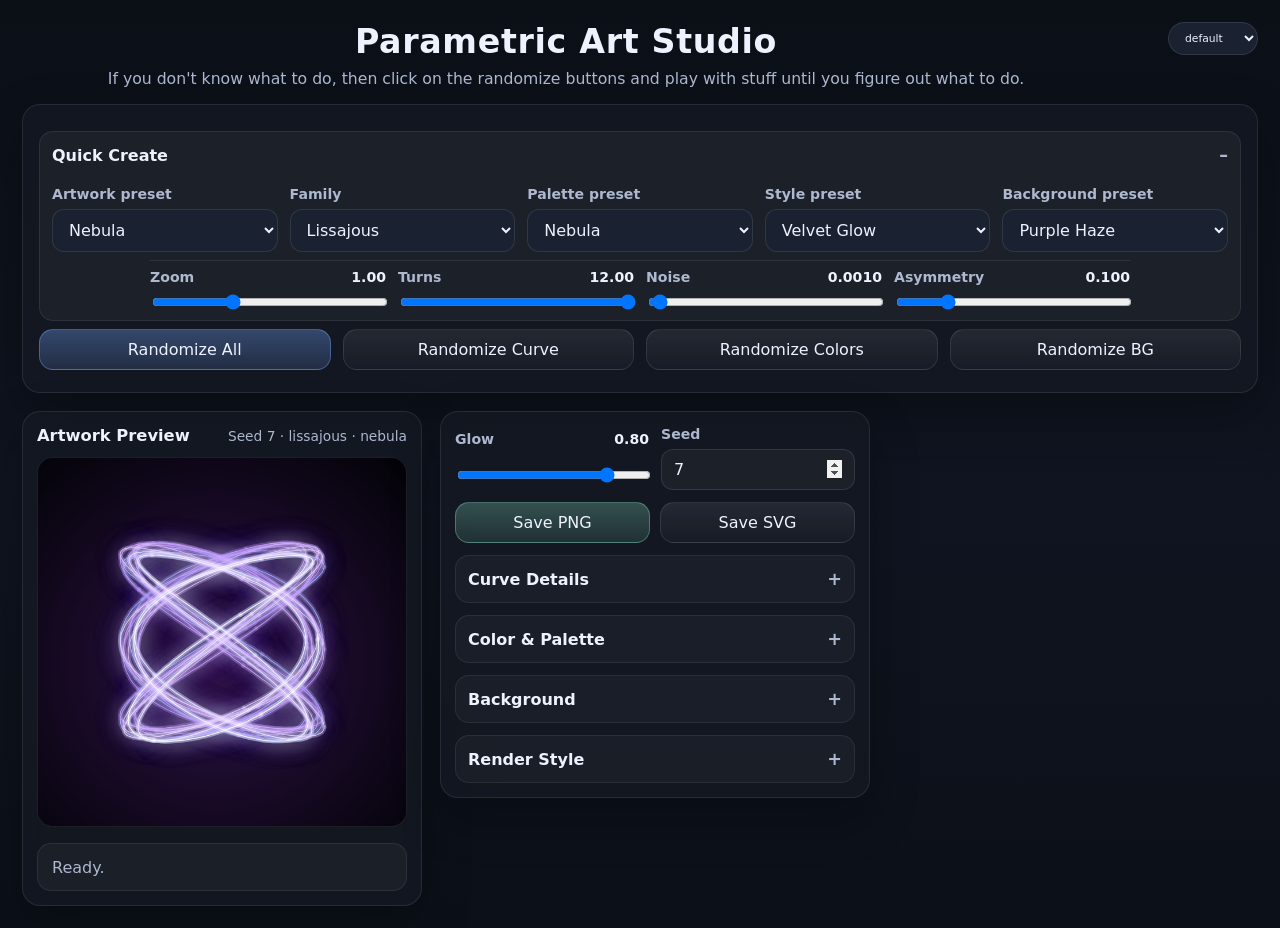
<file: index_last2.html>
<!doctype html>
<html lang="en">
  <head>
    <meta charset="utf-8" />
    <meta name="viewport" content="width=device-width, initial-scale=1" />
    <title>Parametric Art Studio</title>
    <link rel="stylesheet" href="./css/base.css" />
    <link id="theme-link" rel="stylesheet" href="./css/theme-default.css" />
  </head>
  <body>
    <div class="app">
      <div class="header">
        <div class="theme-slot">
          <select
            id="theme_select"
            class="theme-select"
            aria-label="Select theme"
          >
            <option value="default" selected>default</option>
            <option value="aurora">aurora</option>
            <option value="ember">ember</option>
            <option value="noir">noir</option>
          </select>
        </div>
        <h1>Parametric Art Studio</h1>
        <p>
          If you don't know what to do, then click on the randomize buttons and
          play with stuff until you figure out what to do.
        </p>
      </div>

      <section class="quick-create">
        <details id="quick_create_details" class="quick-create-details" open>
          <summary aria-label="Toggle quick create controls">
            Quick Create
          </summary>
          <div id="quick_create_controls">
            <div class="qc-row row-presets">
              <div class="control">
                <label for="artwork_preset">Artwork preset</label
                ><select id="artwork_preset"></select>
              </div>
              <div class="control">
                <label for="family">Family</label
                ><select id="family"></select>
              </div>
              <div class="control">
                <label for="palette_preset">Palette preset</label
                ><select id="palette_preset"></select>
              </div>
              <div class="control">
                <label for="style_preset">Style preset</label
                ><select id="style_preset"></select>
              </div>
              <div class="control">
                <label for="background_preset">Background preset</label
                ><select id="background_preset"></select>
              </div>
            </div>
            <div class="qc-row row-shared">
              <div class="control">
                <label for="zoom"
                  >Zoom
                  <span
                    class="readout"
                    data-output-for="zoom"
                    data-decimals="2"
                  ></span
                ></label>
                <input id="zoom" type="range" min="0.5" max="2" step="0.01" />
              </div>
              <div class="control">
                <label for="turns"
                  >Turns
                  <span
                    class="readout"
                    data-output-for="turns"
                    data-decimals="2"
                  ></span
                ></label>
                <input id="turns" type="range" min="0.5" max="12" step="0.1" />
              </div>
              <div class="control">
                <label for="noise_strength"
                  >Noise
                  <span
                    class="readout"
                    data-output-for="noise_strength"
                    data-decimals="4"
                  ></span
                ></label>
                <input
                  id="noise_strength"
                  type="range"
                  min="0"
                  max="0.05"
                  step="0.0005"
                />
              </div>
              <div class="control">
                <label for="asymmetry"
                  >Asymmetry
                  <span
                    class="readout"
                    data-output-for="asymmetry"
                    data-decimals="3"
                  ></span
                ></label>
                <input
                  id="asymmetry"
                  type="range"
                  min="0"
                  max="0.5"
                  step="0.005"
                />
              </div>
            </div>
          </div>
        </details>
        <div class="qc-row row-actions">
          <button id="btn_randomize_all" class="primary">Randomize All</button>
          <button id="btn_randomize_curve">Randomize Curve</button>
          <button id="btn_randomize_colors">Randomize Colors</button>
          <button id="btn_randomize_background">Randomize BG</button>
        </div>
      </section>

      <section class="main">
        <div class="preview-card">
          <div class="preview-top">
            <h2>Artwork Preview</h2>
            <div class="preview-meta" id="preview_meta">
              Seed 7 · lissajous · nebula
            </div>
          </div>
          <div class="preview-wrap">
            <canvas id="preview"></canvas>
          </div>
          <div class="status" id="status">Ready.</div>
        </div>

        <div class="controls-card sticky">
          <div class="control-grid-2">
            <div class="control">
              <label for="glow_macro"
                >Glow
                <span
                  class="readout"
                  data-output-for="glow_macro"
                  data-decimals="2"
                ></span
              ></label>
              <input id="glow_macro" type="range" min="0" max="1" step="0.01" />
            </div>
            <div class="control">
              <label for="seed">Seed</label>
              <input id="seed" type="number" min="0" max="9999" step="1" />
            </div>
          </div>

          <div class="button-row">
            <button id="btn_save_png" class="success">Save PNG</button>
            <button id="btn_save_svg">Save SVG</button>
          </div>

          <details>
            <summary>Curve Details</summary>
            <div class="panel-body">
              <div id="curve_box_lissajous" class="subgroup">
                <div class="subgroup-title">Lissajous</div>
                <div class="control">
                  <label for="liss_a"
                    >A frequency
                    <span
                      class="readout"
                      data-output-for="liss_a"
                      data-decimals="0"
                    ></span></label
                  ><input id="liss_a" type="range" min="1" max="12" step="1" />
                </div>
                <div class="control">
                  <label for="liss_b"
                    >B frequency
                    <span
                      class="readout"
                      data-output-for="liss_b"
                      data-decimals="0"
                    ></span></label
                  ><input id="liss_b" type="range" min="1" max="12" step="1" />
                </div>
                <div class="control">
                  <label for="liss_delta"
                    >Phase
                    <span
                      class="readout"
                      data-output-for="liss_delta"
                      data-decimals="2"
                    ></span></label
                  ><input
                    id="liss_delta"
                    type="range"
                    min="0"
                    max="6.283185307179586"
                    step="0.01"
                  />
                </div>
              </div>
              <div id="curve_box_rose" class="subgroup">
                <div class="subgroup-title">Rose</div>
                <div class="control">
                  <label for="rose_k"
                    >Petal k
                    <span
                      class="readout"
                      data-output-for="rose_k"
                      data-decimals="0"
                    ></span></label
                  ><input id="rose_k" type="range" min="1" max="16" step="1" />
                </div>
                <div class="control">
                  <label for="rose_radial_wobble"
                    >Radial wobble
                    <span
                      class="readout"
                      data-output-for="rose_radial_wobble"
                      data-decimals="3"
                    ></span></label
                  ><input
                    id="rose_radial_wobble"
                    type="range"
                    min="0"
                    max="0.5"
                    step="0.005"
                  />
                </div>
                <div class="control">
                  <label for="rose_wobble_freq"
                    >Wobble frequency
                    <span
                      class="readout"
                      data-output-for="rose_wobble_freq"
                      data-decimals="0"
                    ></span></label
                  ><input
                    id="rose_wobble_freq"
                    type="range"
                    min="1"
                    max="20"
                    step="1"
                  />
                </div>
              </div>
              <div id="curve_box_epitrochoid" class="subgroup">
                <div class="subgroup-title">Epitrochoid</div>
                <div class="control">
                  <label for="epi_R"
                    >Outer R
                    <span
                      class="readout"
                      data-output-for="epi_R"
                      data-decimals="0"
                    ></span></label
                  ><input id="epi_R" type="range" min="1" max="12" step="1" />
                </div>
                <div class="control">
                  <label for="epi_r"
                    >Inner r
                    <span
                      class="readout"
                      data-output-for="epi_r"
                      data-decimals="0"
                    ></span></label
                  ><input id="epi_r" type="range" min="1" max="12" step="1" />
                </div>
                <div class="control">
                  <label for="epi_d"
                    >Offset d
                    <span
                      class="readout"
                      data-output-for="epi_d"
                      data-decimals="2"
                    ></span></label
                  ><input id="epi_d" type="range" min="0" max="12" step="0.1" />
                </div>
              </div>
              <div id="curve_box_burst" class="subgroup">
                <div class="subgroup-title">Burst</div>
                <div class="control">
                  <label for="burst_amp1"
                    >Amp 1
                    <span
                      class="readout"
                      data-output-for="burst_amp1"
                      data-decimals="2"
                    ></span></label
                  ><input
                    id="burst_amp1"
                    type="range"
                    min="0"
                    max="1"
                    step="0.01"
                  />
                </div>
                <div class="control">
                  <label for="burst_amp2"
                    >Amp 2
                    <span
                      class="readout"
                      data-output-for="burst_amp2"
                      data-decimals="2"
                    ></span></label
                  ><input
                    id="burst_amp2"
                    type="range"
                    min="0"
                    max="1"
                    step="0.01"
                  />
                </div>
                <div class="control">
                  <label for="burst_f1"
                    >Freq 1
                    <span
                      class="readout"
                      data-output-for="burst_f1"
                      data-decimals="0"
                    ></span></label
                  ><input
                    id="burst_f1"
                    type="range"
                    min="1"
                    max="30"
                    step="1"
                  />
                </div>
                <div class="control">
                  <label for="burst_f2"
                    >Freq 2
                    <span
                      class="readout"
                      data-output-for="burst_f2"
                      data-decimals="0"
                    ></span></label
                  ><input
                    id="burst_f2"
                    type="range"
                    min="1"
                    max="30"
                    step="1"
                  />
                </div>
                <div class="control">
                  <label for="burst_delta"
                    >Phase
                    <span
                      class="readout"
                      data-output-for="burst_delta"
                      data-decimals="2"
                    ></span></label
                  ><input
                    id="burst_delta"
                    type="range"
                    min="0"
                    max="6.283185307179586"
                    step="0.01"
                  />
                </div>
              </div>
            </div>
          </details>

          <details>
            <summary>Color &amp; Palette</summary>
            <div class="panel-body">
              <div class="control">
                <label for="color_mode">Mode</label
                ><select id="color_mode"></select>
              </div>

              <div id="color_box_palette" class="subgroup">
                <div class="subgroup-title">Palette</div>
                <div class="control">
                  <label for="palette_name">Palette</label
                  ><select id="palette_name"></select>
                </div>
                <div class="control">
                  <label for="palette_distribution">Distribution</label
                  ><select id="palette_distribution"></select>
                </div>
                <label class="inline-check"
                  ><span>Manual palette</span
                  ><input id="palette_manual_enabled" type="checkbox"
                /></label>
                <div id="palette_manual_block">
                  <div class="control">
                    <label for="palette_size"
                      >Palette size
                      <span
                        class="readout"
                        data-output-for="palette_size"
                        data-decimals="0"
                      ></span></label
                    ><input
                      id="palette_size"
                      type="range"
                      min="2"
                      max="6"
                      step="1"
                    />
                  </div>
                  <div class="palette-grid">
                    <div class="control" id="palette_color_wrap_1">
                      <label for="palette_color_1">Color 1</label
                      ><input id="palette_color_1" type="color" />
                    </div>
                    <div class="control" id="palette_color_wrap_2">
                      <label for="palette_color_2">Color 2</label
                      ><input id="palette_color_2" type="color" />
                    </div>
                    <div class="control" id="palette_color_wrap_3">
                      <label for="palette_color_3">Color 3</label
                      ><input id="palette_color_3" type="color" />
                    </div>
                    <div class="control" id="palette_color_wrap_4">
                      <label for="palette_color_4">Color 4</label
                      ><input id="palette_color_4" type="color" />
                    </div>
                    <div class="control" id="palette_color_wrap_5">
                      <label for="palette_color_5">Color 5</label
                      ><input id="palette_color_5" type="color" />
                    </div>
                    <div class="control" id="palette_color_wrap_6">
                      <label for="palette_color_6">Color 6</label
                      ><input id="palette_color_6" type="color" />
                    </div>
                  </div>
                </div>
              </div>

              <div id="color_box_colormap" class="subgroup">
                <div class="subgroup-title">Colormap</div>
                <div class="control">
                  <label for="colormap">Colormap</label
                  ><select id="colormap"></select>
                </div>
                <div class="control">
                  <label for="colormap_span_lo"
                    >Span low
                    <span
                      class="readout"
                      data-output-for="colormap_span_lo"
                      data-decimals="2"
                    ></span></label
                  ><input
                    id="colormap_span_lo"
                    type="range"
                    min="0"
                    max="1"
                    step="0.01"
                  />
                </div>
                <div class="control">
                  <label for="colormap_span_hi"
                    >Span high
                    <span
                      class="readout"
                      data-output-for="colormap_span_hi"
                      data-decimals="2"
                    ></span></label
                  ><input
                    id="colormap_span_hi"
                    type="range"
                    min="0"
                    max="1"
                    step="0.01"
                  />
                </div>
              </div>

              <div class="control">
                <label for="curve_opacity"
                  >Curve opacity
                  <span
                    class="readout"
                    data-output-for="curve_opacity"
                    data-decimals="2"
                  ></span></label
                ><input
                  id="curve_opacity"
                  type="range"
                  min="0.1"
                  max="1"
                  step="0.01"
                />
              </div>
              <div class="control">
                <label for="num_curve_colors"
                  >Curve colors
                  <span
                    class="readout"
                    data-output-for="num_curve_colors"
                    data-decimals="0"
                  ></span></label
                ><input
                  id="num_curve_colors"
                  type="range"
                  min="1"
                  max="12"
                  step="1"
                />
              </div>
              <div class="control">
                <label for="color_shift"
                  >Color shift
                  <span
                    class="readout"
                    data-output-for="color_shift"
                    data-decimals="2"
                  ></span></label
                ><input
                  id="color_shift"
                  type="range"
                  min="-0.5"
                  max="0.5"
                  step="0.01"
                />
              </div>
            </div>
          </details>

          <details>
            <summary>Background</summary>
            <div class="panel-body">
              <div class="control">
                <label for="background_mode">Background mode</label
                ><select id="background_mode"></select>
              </div>

              <div id="bg_box_solid" class="subgroup">
                <div class="subgroup-title">Solid</div>
                <div class="control">
                  <label for="bg_solid_color">Color</label
                  ><input id="bg_solid_color" type="color" />
                </div>
              </div>
              <div id="bg_box_linear" class="subgroup">
                <div class="subgroup-title">Linear</div>
                <div class="control">
                  <label for="bg_linear_top">Top</label
                  ><input id="bg_linear_top" type="color" />
                </div>
                <div class="control">
                  <label for="bg_linear_bottom">Bottom</label
                  ><input id="bg_linear_bottom" type="color" />
                </div>
                <div class="control">
                  <label for="bg_linear_angle"
                    >Angle
                    <span
                      class="readout"
                      data-output-for="bg_linear_angle"
                      data-decimals="0"
                    ></span></label
                  ><input
                    id="bg_linear_angle"
                    type="range"
                    min="0"
                    max="180"
                    step="1"
                  />
                </div>
              </div>
              <div id="bg_box_radial" class="subgroup">
                <div class="subgroup-title">Radial</div>
                <div class="control">
                  <label for="bg_radial_inner">Inner</label
                  ><input id="bg_radial_inner" type="color" />
                </div>
                <div class="control">
                  <label for="bg_radial_outer">Outer</label
                  ><input id="bg_radial_outer" type="color" />
                </div>
                <div class="control">
                  <label for="bg_radial_center_x"
                    >Center X
                    <span
                      class="readout"
                      data-output-for="bg_radial_center_x"
                      data-decimals="2"
                    ></span></label
                  ><input
                    id="bg_radial_center_x"
                    type="range"
                    min="0"
                    max="1"
                    step="0.01"
                  />
                </div>
                <div class="control">
                  <label for="bg_radial_center_y"
                    >Center Y
                    <span
                      class="readout"
                      data-output-for="bg_radial_center_y"
                      data-decimals="2"
                    ></span></label
                  ><input
                    id="bg_radial_center_y"
                    type="range"
                    min="0"
                    max="1"
                    step="0.01"
                  />
                </div>
                <div class="control">
                  <label for="bg_radial_radius_bias"
                    >Radius bias
                    <span
                      class="readout"
                      data-output-for="bg_radial_radius_bias"
                      data-decimals="2"
                    ></span></label
                  ><input
                    id="bg_radial_radius_bias"
                    type="range"
                    min="0.25"
                    max="2"
                    step="0.01"
                  />
                </div>
              </div>
              <div id="bg_box_mesh" class="subgroup">
                <div class="subgroup-title">Mesh</div>
                <div class="control">
                  <label for="bg_mesh_tl">Top left</label
                  ><input id="bg_mesh_tl" type="color" />
                </div>
                <div class="control">
                  <label for="bg_mesh_tr">Top right</label
                  ><input id="bg_mesh_tr" type="color" />
                </div>
                <div class="control">
                  <label for="bg_mesh_bl">Bottom left</label
                  ><input id="bg_mesh_bl" type="color" />
                </div>
                <div class="control">
                  <label for="bg_mesh_br">Bottom right</label
                  ><input id="bg_mesh_br" type="color" />
                </div>
              </div>

              <div class="control">
                <label for="bg_brightness"
                  >Brightness
                  <span
                    class="readout"
                    data-output-for="bg_brightness"
                    data-decimals="2"
                  ></span></label
                ><input
                  id="bg_brightness"
                  type="range"
                  min="0.5"
                  max="1.5"
                  step="0.01"
                />
              </div>
              <div class="control">
                <label for="bg_contrast"
                  >Contrast
                  <span
                    class="readout"
                    data-output-for="bg_contrast"
                    data-decimals="2"
                  ></span></label
                ><input
                  id="bg_contrast"
                  type="range"
                  min="0.5"
                  max="1.5"
                  step="0.01"
                />
              </div>
              <div class="control">
                <label for="bg_texture_strength"
                  >Texture
                  <span
                    class="readout"
                    data-output-for="bg_texture_strength"
                    data-decimals="3"
                  ></span></label
                ><input
                  id="bg_texture_strength"
                  type="range"
                  min="0"
                  max="0.25"
                  step="0.005"
                />
              </div>
              <div class="control">
                <label for="bg_vignette_strength"
                  >Vignette
                  <span
                    class="readout"
                    data-output-for="bg_vignette_strength"
                    data-decimals="2"
                  ></span></label
                ><input
                  id="bg_vignette_strength"
                  type="range"
                  min="0"
                  max="0.8"
                  step="0.01"
                />
              </div>
            </div>
          </details>

          <details>
            <summary>Render Style</summary>
            <div class="panel-body">
              <div class="control">
                <label for="line_width"
                  >Line width
                  <span
                    class="readout"
                    data-output-for="line_width"
                    data-decimals="2"
                  ></span></label
                ><input
                  id="line_width"
                  type="range"
                  min="0.3"
                  max="5"
                  step="0.01"
                />
              </div>
              <div class="control">
                <label for="glow_layers"
                  >Glow layers
                  <span
                    class="readout"
                    data-output-for="glow_layers"
                    data-decimals="0"
                  ></span></label
                ><input
                  id="glow_layers"
                  type="range"
                  min="0"
                  max="20"
                  step="1"
                />
              </div>
              <div class="control">
                <label for="glow_alpha"
                  >Glow alpha
                  <span
                    class="readout"
                    data-output-for="glow_alpha"
                    data-decimals="3"
                  ></span></label
                ><input
                  id="glow_alpha"
                  type="range"
                  min="0"
                  max="0.2"
                  step="0.001"
                />
              </div>
              <div class="control">
                <label for="glow_scale"
                  >Glow scale
                  <span
                    class="readout"
                    data-output-for="glow_scale"
                    data-decimals="2"
                  ></span></label
                ><input
                  id="glow_scale"
                  type="range"
                  min="1"
                  max="6"
                  step="0.01"
                />
              </div>
              <div class="control">
                <label for="main_alpha"
                  >Main alpha
                  <span
                    class="readout"
                    data-output-for="main_alpha"
                    data-decimals="2"
                  ></span></label
                ><input
                  id="main_alpha"
                  type="range"
                  min="0.1"
                  max="1"
                  step="0.01"
                />
              </div>
              <label class="inline-check"
                ><span>Mystery Switch</span
                ><input id="segment_blending" type="checkbox"
              /></label>
            </div>
          </details>
        </div>
      </section>
    </div>

    <script>
      const DATA = {
        FAMILY_OPTIONS: [
          ["Lissajous", "lissajous"],
          ["Rose", "rose"],
          ["Epitrochoid", "epitrochoid"],
          ["Burst", "burst"],
        ],
        COLOR_MODE_OPTIONS: [
          ["Palette", "palette"],
          ["Colormap", "colormap"],
        ],
        BACKGROUND_MODE_OPTIONS: [
          ["Solid", "solid"],
          ["Linear", "linear"],
          ["Radial", "radial"],
          ["Mesh", "mesh"],
        ],
        PALETTE_DISTRIBUTION_OPTIONS: [
          ["Even Segments", "even_segments"],
          ["Weighted", "weighted"],
          ["Gradient Blend", "gradient_blend"],
        ],
        DEFAULT_RANDOMIZATION_INTENSITY: "moderate",
        CURATED_COLORMAPS: [
          "winter",
          "spring",
          "summer",
          "autumn",
          "viridis",
          "plasma",
          "cividis",
          "cool",
          "twilight",
          "turbo",
          "hsv",
          "jet",
        ],
        POINTS: 10000,
        PALETTE_PRESETS: {
          custom: [],
          nebula: ["#8fd3ff", "#bf8fff", "#ffffff"],
          aurora: ["#72f1b8", "#7ea8ff", "#d9a7ff"],
          ember: ["#ffb347", "#ff7043", "#fff1cc"],
          sunset_bloom: ["#ff8fa3", "#ffc6a5", "#ffe8d6"],
          ice_mono: ["#dff6ff", "#89c2ff", "#5a87ff"],
          noir_neon: ["#f5f5f5", "#ff00aa", "#101010"],
          gold_filament: ["#ffd166", "#fff1b6", "#8c6a00"],
          plasma: ["#00e5ff", "#7b61ff", "#ffffff"],
        },
        BACKGROUND_PRESETS: {
          custom: { mode: "linear" },
          deep_space: {
            mode: "linear",
            linear: { top: "#120a2a", bottom: "#030308", angle: 90 },
          },
          purple_haze: {
            mode: "radial",
            radial: {
              inner: "#31134b",
              outer: "#030308",
              center_x: 0.48,
              center_y: 0.56,
              radius_bias: 1.0,
            },
          },
          ember_fog: {
            mode: "radial",
            radial: {
              inner: "#4b180f",
              outer: "#040202",
              center_x: 0.52,
              center_y: 0.45,
              radius_bias: 1.15,
            },
          },
          cyan_void: {
            mode: "linear",
            linear: { top: "#07111d", bottom: "#020204", angle: 90 },
          },
          twilight_mesh: {
            mode: "mesh",
            mesh: {
              tl: "#160a2f",
              tr: "#09203f",
              bl: "#030308",
              br: "#1e0d2b",
            },
          },
          warm_smoke: {
            mode: "linear",
            linear: { top: "#2b160f", bottom: "#060303", angle: 90 },
          },
          velvet_black: {
            mode: "radial",
            radial: {
              inner: "#171721",
              outer: "#020202",
              center_x: 0.5,
              center_y: 0.5,
              radius_bias: 0.9,
            },
          },
          aurora_night: {
            mode: "linear",
            linear: { top: "#0b1a20", bottom: "#130d29", angle: 90 },
          },
        },
        STYLE_PRESETS: {
          custom: {},
          fine_wire: {
            line_width: 1.0,
            glow_layers: 4,
            glow_alpha: 0.025,
            glow_scale: 1.4,
            main_alpha: 0.98,
          },
          velvet_glow: {
            line_width: 1.6,
            glow_layers: 8,
            glow_alpha: 0.055,
            glow_scale: 2.0,
            main_alpha: 0.95,
          },
          plasma_bloom: {
            line_width: 1.2,
            glow_layers: 12,
            glow_alpha: 0.075,
            glow_scale: 2.6,
            main_alpha: 0.96,
          },
          poster_crisp: {
            line_width: 1.9,
            glow_layers: 2,
            glow_alpha: 0.015,
            glow_scale: 1.15,
            main_alpha: 1.0,
          },
          ghost_trace: {
            line_width: 0.9,
            glow_layers: 6,
            glow_alpha: 0.03,
            glow_scale: 1.7,
            main_alpha: 0.85,
          },
        },
        ARTWORK_PRESETS: {
          custom: {},
          nebula: {
            curve: {
              family: "lissajous",
              turns: 12.0,
              asymmetry: 0.1,
              noise_strength: 0.002,
              params: { a: 3, b: 2, delta: 1.8 },
            },
            style_preset: "velvet_glow",
            palette_preset: "nebula",
            background_preset: "purple_haze",
            color: { mode: "palette", curve_color: "#9ed8ff" },
            meta_seed: 7,
          },
          flower: {
            curve: {
              family: "rose",
              turns: 2.0,
              asymmetry: 0.05,
              noise_strength: 0.001,
              params: { k: 7, radial_wobble: 0.12, wobble_freq: 8 },
            },
            style_preset: "velvet_glow",
            palette_preset: "sunset_bloom",
            background_preset: "ember_fog",
            color: { mode: "palette", curve_color: "#ffd7e6" },
            meta_seed: 12,
          },
          electric: {
            curve: {
              family: "burst",
              turns: 3.0,
              asymmetry: 0.22,
              noise_strength: 0.004,
              params: { amp1: 0.45, amp2: 0.25, f1: 9, f2: 17, delta: 0.7 },
            },
            style_preset: "plasma_bloom",
            palette_preset: "plasma",
            background_preset: "cyan_void",
            color: { mode: "palette" },
            meta_seed: 21,
          },
          spiro: {
            curve: {
              family: "epitrochoid",
              turns: 6.0,
              asymmetry: 0.03,
              noise_strength: 0.0,
              params: { R: 5, r: 3, d: 5 },
            },
            style_preset: "fine_wire",
            palette_preset: "gold_filament",
            background_preset: "warm_smoke",
            color: { mode: "palette", curve_color: "#fff1b6" },
            meta_seed: 4,
          },
          ember_bloom: {
            curve: {
              family: "rose",
              turns: 2.2,
              asymmetry: 0.08,
              noise_strength: 0.0015,
              params: { k: 5, radial_wobble: 0.09, wobble_freq: 6 },
            },
            style_preset: "velvet_glow",
            palette_preset: "ember",
            background_preset: "ember_fog",
            color: { mode: "palette" },
            meta_seed: 17,
          },
          aurora_wire: {
            curve: {
              family: "lissajous",
              turns: 2.5,
              asymmetry: 0.07,
              noise_strength: 0.001,
              params: { a: 4, b: 7, delta: 0.9 },
            },
            style_preset: "ghost_trace",
            palette_preset: "aurora",
            background_preset: "aurora_night",
            color: { mode: "palette" },
            meta_seed: 8,
          },
          noir_neon: {
            curve: {
              family: "epitrochoid",
              turns: 5.0,
              asymmetry: 0.02,
              noise_strength: 0.0,
              params: { R: 7, r: 4, d: 5 },
            },
            style_preset: "poster_crisp",
            palette_preset: "noir_neon",
            background_preset: "velvet_black",
            color: { mode: "palette", curve_color: "#f5f5f5" },
            meta_seed: 30,
          },
          plasma_halo: {
            curve: {
              family: "burst",
              turns: 4.0,
              asymmetry: 0.2,
              noise_strength: 0.006,
              params: { amp1: 0.52, amp2: 0.18, f1: 11, f2: 19, delta: 0.35 },
            },
            style_preset: "plasma_bloom",
            palette_preset: "plasma",
            background_preset: "deep_space",
            color: { mode: "palette" },
            meta_seed: 26,
          },
        },
        FAMILY_PARAM_DEFAULTS: {
          lissajous: { a: 3.0, b: 2.0, delta: 1.5707963267948966 },
          rose: { k: 5.0, radial_wobble: 0.12, wobble_freq: 6.0 },
          epitrochoid: { R: 5.0, r: 3.0, d: 5.0 },
          burst: { amp1: 0.45, amp2: 0.22, f1: 8.0, f2: 17.0, delta: 0.3 },
        },
        PARAM_RANGES: {
          "curve.turns": [0.5, 12.0],
          "curve.asymmetry": [0.0, 0.5],
          "curve.noise_strength": [0.0, 0.05],
          "curve.zoom": [0.5, 2.0],
          "style.line_width": [0.3, 5.0],
          "style.glow_layers": [0, 20],
          "style.glow_alpha": [0.0, 0.2],
          "style.glow_scale": [1.0, 6.0],
          "style.main_alpha": [0.1, 1.0],
          "background.brightness": [0.5, 1.5],
          "background.contrast": [0.5, 1.5],
          "background.texture_strength": [0.0, 0.25],
          "background.vignette_strength": [0.0, 0.8],
          "lissajous.a": [1, 12],
          "lissajous.b": [1, 12],
          "lissajous.delta": [0, 6.283185307179586],
          "rose.k": [1, 16],
          "rose.radial_wobble": [0.0, 0.5],
          "rose.wobble_freq": [1, 20],
          "epitrochoid.R": [1, 12],
          "epitrochoid.r": [1, 12],
          "epitrochoid.d": [0, 12],
          "burst.amp1": [0.0, 1.0],
          "burst.amp2": [0.0, 1.0],
          "burst.f1": [1, 30],
          "burst.f2": [1, 30],
          "burst.delta": [0, 6.283185307179586],
        },
        DEFAULT_SETTINGS: {
          meta: {
            artwork_preset: "nebula",
            style_preset: "velvet_glow",
            palette_preset: "nebula",
            background_preset: "purple_haze",
            seed: 7,
          },
          curve: {
            family: "lissajous",
            turns: 12.0,
            asymmetry: 0.1,
            noise_strength: 0.001,
            zoom: 1.0,
            params: { a: 3.0, b: 2.0, delta: 1.618 },
          },
          style: {
            glow_macro: 0.7,
            line_width: 1.6,
            glow_layers: 10,
            glow_alpha: 0.12,
            glow_scale: 2.4,
            main_alpha: 0.95,
            segment_blending: true,
          },
          color: {
            mode: "palette",
            curve_color: "#9ed8ff",
            palette_name: "nebula",
            palette_colors: ["#8fd3ff", "#bf8fff", "#ffffff"],
            palette_size: 3,
            palette_distribution: "even_segments",
            colormap: "viridis",
            colormap_span: [0.1, 0.9],
            num_curve_colors: 3,
            curve_opacity: 0.95,
            color_shift: 0.0,
            manual_palette: false,
          },
          background: {
            mode: "radial",
            preset: "purple_haze",
            solid_color: "#05060a",
            linear: { top: "#120a2a", bottom: "#030308", angle: 90 },
            radial: {
              inner: "#31134b",
              outer: "#030308",
              center_x: 0.48,
              center_y: 0.56,
              radius_bias: 1.0,
            },
            mesh: {
              tl: "#160a2f",
              tr: "#09203f",
              bl: "#030308",
              br: "#1e0d2b",
            },
            brightness: 1.0,
            contrast: 1.0,
            texture_strength: 0.0,
            vignette_strength: 0.12,
          },
        },
      };

      const CMAPS = {
        winter: ["#0000ff", "#00ffff"],
        spring: ["#ff00ff", "#ffff00"],
        summer: ["#008066", "#ffff66"],
        autumn: ["#ff0000", "#ffff00"],
        viridis: ["#440154", "#3b528b", "#21908d", "#5dc963", "#fde725"],
        plasma: ["#0d0887", "#7e03a8", "#cc4778", "#f89540", "#f0f921"],
        cividis: ["#00204c", "#424086", "#7a7c78", "#bcae6c", "#fee838"],
        cool: ["#00ffff", "#ff00ff"],
        twilight: ["#e2d9e2", "#7b85d4", "#35204a", "#9177a8", "#e2d9e2"],
        turbo: [
          "#30123b",
          "#4145ab",
          "#2ab0ff",
          "#7ded47",
          "#f9ba38",
          "#e53935",
        ],
        hsv: [
          "#ff0000",
          "#ffff00",
          "#00ff00",
          "#00ffff",
          "#0000ff",
          "#ff00ff",
          "#ff0000",
        ],
        jet: ["#00007f", "#0000ff", "#00ffff", "#ffff00", "#ff0000", "#7f0000"],
      };

      const NON_COMPOSITION_WIDGET_KEYS = new Set(["seed"]);
      const CURVE_WIDGET_KEYS = new Set([
        "family",
        "turns",
        "asymmetry",
        "noise_strength",
        "zoom",
        "liss_a",
        "liss_b",
        "liss_delta",
        "rose_k",
        "rose_radial_wobble",
        "rose_wobble_freq",
        "epi_R",
        "epi_r",
        "epi_d",
        "burst_amp1",
        "burst_amp2",
        "burst_f1",
        "burst_f2",
        "burst_delta",
      ]);
      const STYLE_WIDGET_KEYS = new Set([
        "glow_macro",
        "line_width",
        "glow_layers",
        "glow_alpha",
        "glow_scale",
        "main_alpha",
        "segment_blending",
      ]);
      const PALETTE_WIDGET_KEYS = new Set([
        "color_mode",
        "palette_name",
        "palette_manual_enabled",
        "palette_size",
        "palette_distribution",
        "colormap",
        "colormap_span_lo",
        "colormap_span_hi",
        "curve_opacity",
        "num_curve_colors",
        "color_shift",
        "palette_color_1",
        "palette_color_2",
        "palette_color_3",
        "palette_color_4",
        "palette_color_5",
        "palette_color_6",
      ]);
      const BACKGROUND_WIDGET_KEYS = new Set([
        "background_mode",
        "bg_solid_color",
        "bg_linear_top",
        "bg_linear_bottom",
        "bg_linear_angle",
        "bg_radial_inner",
        "bg_radial_outer",
        "bg_radial_center_x",
        "bg_radial_center_y",
        "bg_radial_radius_bias",
        "bg_mesh_tl",
        "bg_mesh_tr",
        "bg_mesh_bl",
        "bg_mesh_br",
        "bg_brightness",
        "bg_contrast",
        "bg_texture_strength",
        "bg_vignette_strength",
      ]);

      const previewCanvas = document.getElementById("preview");
      const statusEl = document.getElementById("status");
      const previewMeta = document.getElementById("preview_meta");
      const previewWrap = document.querySelector(".preview-wrap");
      const themeLinkEl = document.getElementById("theme-link");
      const THEME_FILES = {
        default: "./css/theme-default.css",
        aurora: "./css/theme-aurora.css",
        ember: "./css/theme-ember.css",
        noir: "./css/theme-noir.css",
      };
      const PNG_EXPORT_SIZE = 2048;

      let state = validateSettings(deepClone(DATA.DEFAULT_SETTINGS));
      let isSyncing = false;
      let renderQueued = false;
      let bgCache = new Map();
      let activeToastKind = "";

      function $(id) {
        return document.getElementById(id);
      }
      function deepClone(v) {
        return JSON.parse(JSON.stringify(v));
      }
      function clamp(v, lo, hi) {
        return Math.max(lo, Math.min(hi, v));
      }
      function lerp(a, b, t) {
        return (1 - t) * a + t * b;
      }
      function titleize(s) {
        return String(s)
          .replace(/_/g, " ")
          .replace(/\b\w/g, (m) => m.toUpperCase());
      }
      function applyTheme(themeName) {
        const nextTheme = Object.prototype.hasOwnProperty.call(
          THEME_FILES,
          themeName,
        )
          ? themeName
          : "default";
        themeLinkEl.href = THEME_FILES[nextTheme];
        document.documentElement.setAttribute("data-theme", nextTheme);
        $("theme_select").value = nextTheme;
      }
      function handleThemeChange() {
        applyTheme($("theme_select").value);
      }
      function nowTimestampStr() {
        const d = new Date();
        const pad = (n) => String(n).padStart(2, "0");
        return `${d.getFullYear()}${pad(d.getMonth() + 1)}${pad(d.getDate())}_${pad(d.getHours())}${pad(d.getMinutes())}${pad(d.getSeconds())}`;
      }
      function rgbaString(rgb, alpha = 1) {
        return `rgba(${Math.round(rgb[0] * 255)}, ${Math.round(rgb[1] * 255)}, ${Math.round(rgb[2] * 255)}, ${alpha})`;
      }
      function hexToRgb01(hex) {
        const clean = hex.replace("#", "");
        const n = parseInt(
          clean.length === 3
            ? clean
                .split("")
                .map((ch) => ch + ch)
                .join("")
            : clean,
          16,
        );
        return [
          ((n >> 16) & 255) / 255,
          ((n >> 8) & 255) / 255,
          (n & 255) / 255,
        ];
      }
      function rgb01ToHex(rgb) {
        const vals = rgb.map((v) => clamp(v, 0, 1));
        return (
          "#" +
          vals
            .map((v) =>
              Math.round(v * 255)
                .toString(16)
                .padStart(2, "0"),
            )
            .join("")
        );
      }
      function blendRgb(c1, c2, t) {
        return [
          lerp(c1[0], c2[0], t),
          lerp(c1[1], c2[1], t),
          lerp(c1[2], c2[2], t),
        ];
      }
      function rgbToHsv(r, g, b) {
        const max = Math.max(r, g, b),
          min = Math.min(r, g, b);
        const d = max - min;
        let h = 0;
        const s = max === 0 ? 0 : d / max;
        const v = max;
        if (d !== 0) {
          switch (max) {
            case r:
              h = (g - b) / d + (g < b ? 6 : 0);
              break;
            case g:
              h = (b - r) / d + 2;
              break;
            case b:
              h = (r - g) / d + 4;
              break;
          }
          h /= 6;
        }
        return [h, s, v];
      }
      function hsvToRgb(h, s, v) {
        let r, g, b;
        const i = Math.floor(h * 6);
        const f = h * 6 - i;
        const p = v * (1 - s);
        const q = v * (1 - f * s);
        const t = v * (1 - (1 - f) * s);
        switch (i % 6) {
          case 0:
            r = v;
            g = t;
            b = p;
            break;
          case 1:
            r = q;
            g = v;
            b = p;
            break;
          case 2:
            r = p;
            g = v;
            b = t;
            break;
          case 3:
            r = p;
            g = q;
            b = v;
            break;
          case 4:
            r = t;
            g = p;
            b = v;
            break;
          case 5:
            r = v;
            g = p;
            b = q;
            break;
        }
        return [r, g, b];
      }
      function shiftColorHue(hexColor, shift) {
        const rgb = hexToRgb01(hexColor);
        const [h, s, v] = rgbToHsv(rgb[0], rgb[1], rgb[2]);
        return rgb01ToHex(hsvToRgb((h + shift + 1) % 1, s, v));
      }
      function downloadBlob(filename, blob) {
        const url = URL.createObjectURL(blob);
        const a = document.createElement("a");
        a.href = url;
        a.download = filename;
        document.body.appendChild(a);
        a.click();
        setTimeout(() => {
          URL.revokeObjectURL(url);
          a.remove();
        }, 0);
      }
      class RNG {
        constructor(seed) {
          this.seed = Number(seed) >>> 0 || 1;
          this._spare = null;
        }
        random() {
          let t = (this.seed += 0x6d2b79f5);
          t = Math.imul(t ^ (t >>> 15), t | 1);
          t ^= t + Math.imul(t ^ (t >>> 7), t | 61);
          return ((t ^ (t >>> 14)) >>> 0) / 4294967296;
        }
        uniform(lo, hi) {
          return lo + (hi - lo) * this.random();
        }
        integers(lo, hi) {
          return Math.floor(this.uniform(lo, hi));
        }
        normal() {
          if (this._spare !== null) {
            const v = this._spare;
            this._spare = null;
            return v;
          }
          let u = 0,
            v = 0;
          while (u === 0) u = this.random();
          while (v === 0) v = this.random();
          const mag = Math.sqrt(-2 * Math.log(u));
          const z0 = mag * Math.cos(2 * Math.PI * v);
          const z1 = mag * Math.sin(2 * Math.PI * v);
          this._spare = z1;
          return z0;
        }
      }

      function makeDefaultCurveParams(family) {
        return deepClone(DATA.FAMILY_PARAM_DEFAULTS[family]);
      }
      function makeDefaultSettings() {
        return deepClone(DATA.DEFAULT_SETTINGS);
      }
      function inferGlowMacro(settings) {
        const s = settings.style;
        const components = [
          clamp(s.glow_layers / 14.0, 0, 1),
          clamp(s.glow_alpha / 0.085, 0, 1),
          clamp((s.glow_scale - 1.0) / 2.0, 0, 1),
        ];
        return clamp((components[0] + components[1] + components[2]) / 3, 0, 1);
      }
      function syncMacroControls(settings) {
        settings.style.glow_macro = inferGlowMacro(settings);
        return settings;
      }
      function applyGlowMacro(settings) {
        const g = clamp(Number(settings.style.glow_macro ?? 0.6), 0, 1);
        settings.style.glow_layers = Math.round(lerp(0, 14, g));
        settings.style.glow_alpha = lerp(0.0, 0.085, g);
        settings.style.glow_scale = lerp(1.0, 3.0, g);
        return settings;
      }
      function validateCurveSettings(settings) {
        const curve = settings.curve;
        const fams = new Set(DATA.FAMILY_OPTIONS.map((v) => v[1]));
        if (!fams.has(curve.family)) curve.family = "lissajous";
        curve.turns = clamp(
          Number(curve.turns),
          ...DATA.PARAM_RANGES["curve.turns"],
        );
        curve.asymmetry = clamp(
          Number(curve.asymmetry),
          ...DATA.PARAM_RANGES["curve.asymmetry"],
        );
        curve.noise_strength = clamp(
          Number(curve.noise_strength),
          ...DATA.PARAM_RANGES["curve.noise_strength"],
        );
        curve.zoom = clamp(
          Number(curve.zoom),
          ...DATA.PARAM_RANGES["curve.zoom"],
        );
        const base = makeDefaultCurveParams(curve.family);
        Object.assign(base, curve.params || {});
        if (curve.family === "lissajous") {
          base.a = clamp(Number(base.a), ...DATA.PARAM_RANGES["lissajous.a"]);
          base.b = clamp(Number(base.b), ...DATA.PARAM_RANGES["lissajous.b"]);
          base.delta = clamp(
            Number(base.delta),
            ...DATA.PARAM_RANGES["lissajous.delta"],
          );
        } else if (curve.family === "rose") {
          base.k = clamp(Number(base.k), ...DATA.PARAM_RANGES["rose.k"]);
          base.radial_wobble = clamp(
            Number(base.radial_wobble),
            ...DATA.PARAM_RANGES["rose.radial_wobble"],
          );
          base.wobble_freq = clamp(
            Number(base.wobble_freq),
            ...DATA.PARAM_RANGES["rose.wobble_freq"],
          );
        } else if (curve.family === "epitrochoid") {
          base.R = clamp(Number(base.R), ...DATA.PARAM_RANGES["epitrochoid.R"]);
          base.r = clamp(Number(base.r), ...DATA.PARAM_RANGES["epitrochoid.r"]);
          if (Math.abs(base.r) < 1e-6) base.r = 1;
          base.d = clamp(Number(base.d), ...DATA.PARAM_RANGES["epitrochoid.d"]);
        } else if (curve.family === "burst") {
          base.amp1 = clamp(
            Number(base.amp1),
            ...DATA.PARAM_RANGES["burst.amp1"],
          );
          base.amp2 = clamp(
            Number(base.amp2),
            ...DATA.PARAM_RANGES["burst.amp2"],
          );
          base.f1 = clamp(Number(base.f1), ...DATA.PARAM_RANGES["burst.f1"]);
          base.f2 = clamp(Number(base.f2), ...DATA.PARAM_RANGES["burst.f2"]);
          base.delta = clamp(
            Number(base.delta),
            ...DATA.PARAM_RANGES["burst.delta"],
          );
        }
        curve.params = base;
        return settings;
      }
      function validateColorSettings(settings) {
        const color = settings.color;
        const modes = new Set(DATA.COLOR_MODE_OPTIONS.map((v) => v[1]));
        if (!modes.has(color.mode)) color.mode = "palette";
        color.curve_color = color.curve_color || "#ffffff";
        color.curve_opacity = clamp(Number(color.curve_opacity), 0.1, 1);
        color.palette_size = Math.round(
          clamp(Number(color.palette_size), 2, 6),
        );
        color.num_curve_colors = Math.round(
          clamp(Number(color.num_curve_colors), 1, 12),
        );
        color.color_shift = clamp(Number(color.color_shift ?? 0), -0.5, 0.5);
        color.manual_palette = !!color.manual_palette;
        const distributions = new Set(
          DATA.PALETTE_DISTRIBUTION_OPTIONS.map((v) => v[1]),
        );
        if (!distributions.has(color.palette_distribution))
          color.palette_distribution = "even_segments";
        if (!(color.palette_name in DATA.PALETTE_PRESETS))
          color.palette_name = "nebula";
        if (!color.manual_palette) {
          const preset = DATA.PALETTE_PRESETS[color.palette_name] || [];
          if (preset.length) {
            color.palette_colors = deepClone(preset);
            color.palette_size = Math.round(
              clamp(color.palette_colors.length, 2, 6),
            );
          }
        }
        color.palette_colors = Array.isArray(color.palette_colors)
          ? [...color.palette_colors]
          : [];
        while (color.palette_colors.length < color.palette_size)
          color.palette_colors.push("#ffffff");
        color.palette_colors = color.palette_colors.slice(
          0,
          Math.max(6, color.palette_size),
        );
        let span = Array.isArray(color.colormap_span)
          ? [...color.colormap_span]
          : [0.1, 0.9];
        if (span.length !== 2) span = [0.1, 0.9];
        span = [
          clamp(Number(span[0]), 0, 1),
          clamp(Number(span[1]), 0, 1),
        ].sort((a, b) => a - b);
        if (span[1] - span[0] < 0.05) span[1] = Math.min(1, span[0] + 0.05);
        color.colormap_span = span;
        if (!DATA.CURATED_COLORMAPS.includes(color.colormap))
          color.colormap = DATA.CURATED_COLORMAPS[0];
        return settings;
      }
      function validateStyleSettings(settings) {
        const s = settings.style;
        s.glow_macro = clamp(Number(s.glow_macro ?? 0.6), 0, 1);
        s.line_width = clamp(
          Number(s.line_width),
          ...DATA.PARAM_RANGES["style.line_width"],
        );
        s.glow_layers = Math.round(
          clamp(
            Number(s.glow_layers),
            ...DATA.PARAM_RANGES["style.glow_layers"],
          ),
        );
        s.glow_alpha = clamp(
          Number(s.glow_alpha),
          ...DATA.PARAM_RANGES["style.glow_alpha"],
        );
        s.glow_scale = clamp(
          Number(s.glow_scale),
          ...DATA.PARAM_RANGES["style.glow_scale"],
        );
        s.main_alpha = clamp(
          Number(s.main_alpha),
          ...DATA.PARAM_RANGES["style.main_alpha"],
        );
        s.segment_blending = !!s.segment_blending;
        return settings;
      }
      function validateBackgroundSettings(settings) {
        const bg = settings.background;
        const modes = new Set(DATA.BACKGROUND_MODE_OPTIONS.map((v) => v[1]));
        if (!modes.has(bg.mode)) bg.mode = "linear";
        bg.brightness = clamp(
          Number(bg.brightness),
          ...DATA.PARAM_RANGES["background.brightness"],
        );
        bg.contrast = clamp(
          Number(bg.contrast),
          ...DATA.PARAM_RANGES["background.contrast"],
        );
        bg.texture_strength = clamp(
          Number(bg.texture_strength),
          ...DATA.PARAM_RANGES["background.texture_strength"],
        );
        bg.vignette_strength = clamp(
          Number(bg.vignette_strength),
          ...DATA.PARAM_RANGES["background.vignette_strength"],
        );
        bg.linear = Object.assign(
          { top: "#120a2a", bottom: "#030308", angle: 90 },
          bg.linear || {},
        );
        bg.radial = Object.assign(
          {
            inner: "#31134b",
            outer: "#030308",
            center_x: 0.5,
            center_y: 0.5,
            radius_bias: 1,
          },
          bg.radial || {},
        );
        bg.mesh = Object.assign(
          { tl: "#160a2f", tr: "#09203f", bl: "#030308", br: "#1e0d2b" },
          bg.mesh || {},
        );
        bg.radial.center_x = clamp(Number(bg.radial.center_x), 0, 1);
        bg.radial.center_y = clamp(Number(bg.radial.center_y), 0, 1);
        bg.radial.radius_bias = clamp(Number(bg.radial.radius_bias), 0.25, 2);
        bg.linear.angle = clamp(Number(bg.linear.angle), 0, 180);
        return settings;
      }
      function validateSettings(input) {
        const settings = deepClone(input);
        validateCurveSettings(settings);
        validateColorSettings(settings);
        validateBackgroundSettings(settings);
        validateStyleSettings(settings);
        syncMacroControls(settings);
        return settings;
      }
      function applyStylePreset(settings, presetName) {
        settings = deepClone(settings);
        if (!(presetName in DATA.STYLE_PRESETS))
          return validateSettings(settings);
        settings.meta.artwork_preset = "custom";
        settings.meta.style_preset = presetName;
        Object.assign(
          settings.style,
          deepClone(DATA.STYLE_PRESETS[presetName]),
        );
        return validateSettings(settings);
      }
      function applyPalettePreset(settings, presetName) {
        settings = deepClone(settings);
        settings.meta.artwork_preset = "custom";
        if (!(presetName in DATA.PALETTE_PRESETS) || presetName === "custom") {
          settings.meta.palette_preset = "custom";
          return validateSettings(settings);
        }
        settings.meta.palette_preset = presetName;
        settings.color.mode = "palette";
        settings.color.palette_name = presetName;
        settings.color.palette_colors = deepClone(
          DATA.PALETTE_PRESETS[presetName],
        );
        settings.color.palette_size = Math.min(
          6,
          settings.color.palette_colors.length,
        );
        settings.color.manual_palette = false;
        return validateSettings(settings);
      }
      function applyBackgroundPreset(settings, presetName) {
        settings = deepClone(settings);
        settings.meta.artwork_preset = "custom";
        if (
          !(presetName in DATA.BACKGROUND_PRESETS) ||
          presetName === "custom"
        ) {
          settings.meta.background_preset = "custom";
          settings.background.preset = "custom";
          return validateSettings(settings);
        }
        settings.meta.background_preset = presetName;
        const preset = DATA.BACKGROUND_PRESETS[presetName];
        settings.background.preset = presetName;
        settings.background.mode = preset.mode;
        if (preset.linear)
          Object.assign(settings.background.linear, deepClone(preset.linear));
        if (preset.radial)
          Object.assign(settings.background.radial, deepClone(preset.radial));
        if (preset.mesh)
          Object.assign(settings.background.mesh, deepClone(preset.mesh));
        return validateSettings(settings);
      }
      function applyArtworkPreset(settings, presetName) {
        settings = deepClone(settings);
        if (!(presetName in DATA.ARTWORK_PRESETS) || presetName === "custom") {
          settings.meta.artwork_preset = "custom";
          return validateSettings(settings);
        }
        const preset = DATA.ARTWORK_PRESETS[presetName];
        settings.meta.artwork_preset = presetName;
        settings.curve.family = preset.curve.family;
        settings.curve.params = makeDefaultCurveParams(settings.curve.family);
        Object.assign(settings.curve.params, deepClone(preset.curve.params));
        settings.curve.turns = preset.curve.turns;
        settings.curve.asymmetry = preset.curve.asymmetry;
        settings.curve.noise_strength = preset.curve.noise_strength;
        settings.meta.seed = preset.meta_seed ?? settings.meta.seed;
        settings = applyStylePreset(settings, preset.style_preset);
        settings = applyPalettePreset(settings, preset.palette_preset);
        settings = applyBackgroundPreset(settings, preset.background_preset);
        settings.meta.artwork_preset = presetName;
        Object.assign(settings.color, deepClone(preset.color || {}));
        return validateSettings(settings);
      }
      function markPresetsCustomIfNeeded(settings, changedKeys) {
        settings = deepClone(settings);
        if (!changedKeys) {
          settings.meta.artwork_preset = "custom";
          settings.meta.style_preset = "custom";
          settings.meta.palette_preset = "custom";
          settings.meta.background_preset = "custom";
          settings.background.preset = "custom";
          return settings;
        }
        const affected = new Set();
        for (const key of changedKeys) {
          if (!key || NON_COMPOSITION_WIDGET_KEYS.has(key)) continue;
          if (
            CURVE_WIDGET_KEYS.has(key) ||
            STYLE_WIDGET_KEYS.has(key) ||
            PALETTE_WIDGET_KEYS.has(key) ||
            BACKGROUND_WIDGET_KEYS.has(key)
          )
            affected.add("artwork");
          if (STYLE_WIDGET_KEYS.has(key)) affected.add("style");
          if (PALETTE_WIDGET_KEYS.has(key)) affected.add("palette");
          if (BACKGROUND_WIDGET_KEYS.has(key)) affected.add("background");
        }
        if (affected.has("artwork")) settings.meta.artwork_preset = "custom";
        if (affected.has("style")) settings.meta.style_preset = "custom";
        if (affected.has("palette")) settings.meta.palette_preset = "custom";
        if (affected.has("background")) {
          settings.meta.background_preset = "custom";
          settings.background.preset = "custom";
        }
        return settings;
      }
      function perturbValue(rng, value, lo, hi, intensity, integer = false) {
        const pct = { subtle: 0.1, moderate: 0.28, wild: 0.65 }[intensity];
        const span = hi - lo;
        let out =
          intensity === "wild"
            ? rng.uniform(lo, hi)
            : value + rng.normal() * pct * span;
        out = clamp(out, lo, hi);
        return integer ? Math.round(out) : out;
      }
      function chooseRelatedPalette(currentPaletteName, intensity, rng) {
        const names = Object.keys(DATA.PALETTE_PRESETS).filter(
          (k) => k !== "custom",
        );
        if (names.includes(currentPaletteName) && intensity === "subtle")
          return currentPaletteName;
        return names[rng.integers(0, names.length)];
      }
      function chooseRelatedBackground(currentBgName, intensity, rng) {
        const names = Object.keys(DATA.BACKGROUND_PRESETS).filter(
          (k) => k !== "custom",
        );
        if (names.includes(currentBgName) && intensity === "subtle")
          return currentBgName;
        return names[rng.integers(0, names.length)];
      }
      function randomizeLissajousParams(params, intensity, rng) {
        const curated = [
          [2, 3],
          [3, 4],
          [3, 5],
          [4, 7],
          [5, 8],
          [7, 5],
          [8, 3],
        ];
        let [a, b] =
          intensity === "subtle"
            ? [params.a, params.b]
            : curated[rng.integers(0, curated.length)];
        return {
          a: perturbValue(
            rng,
            a,
            ...DATA.PARAM_RANGES["lissajous.a"],
            intensity,
            true,
          ),
          b: perturbValue(
            rng,
            b,
            ...DATA.PARAM_RANGES["lissajous.b"],
            intensity,
            true,
          ),
          delta: perturbValue(
            rng,
            params.delta,
            ...DATA.PARAM_RANGES["lissajous.delta"],
            intensity,
            false,
          ),
        };
      }
      function randomizeRoseParams(params, intensity, rng) {
        return {
          k: perturbValue(
            rng,
            params.k,
            ...DATA.PARAM_RANGES["rose.k"],
            intensity,
            true,
          ),
          radial_wobble: perturbValue(
            rng,
            Math.min(params.radial_wobble, 0.25),
            ...DATA.PARAM_RANGES["rose.radial_wobble"],
            intensity,
            false,
          ),
          wobble_freq: perturbValue(
            rng,
            params.wobble_freq,
            ...DATA.PARAM_RANGES["rose.wobble_freq"],
            intensity,
            true,
          ),
        };
      }
      function randomizeEpitrochoidParams(params, intensity, rng) {
        const ratios = [
          [5, 3],
          [7, 4],
          [8, 3],
          [9, 5],
          [6, 2],
        ];
        let R, r;
        if (intensity === "wild") {
          R = rng.integers(3, 12);
          r = rng.integers(1, Math.max(2, R));
        } else {
          [R, r] = ratios[rng.integers(0, ratios.length)];
        }
        return {
          R: Number(R),
          r: Number(r),
          d: perturbValue(
            rng,
            params.d,
            ...DATA.PARAM_RANGES["epitrochoid.d"],
            intensity,
            false,
          ),
        };
      }
      function randomizeBurstParams(params, intensity, rng) {
        let f1 = perturbValue(
          rng,
          params.f1,
          ...DATA.PARAM_RANGES["burst.f1"],
          intensity,
          true,
        );
        let f2 = perturbValue(
          rng,
          params.f2,
          ...DATA.PARAM_RANGES["burst.f2"],
          intensity,
          true,
        );
        if (f1 === f2) f2 = clamp(f2 + 2, ...DATA.PARAM_RANGES["burst.f2"]);
        return {
          amp1: perturbValue(
            rng,
            Math.max(params.amp1, params.amp2),
            ...DATA.PARAM_RANGES["burst.amp1"],
            intensity,
            false,
          ),
          amp2: perturbValue(
            rng,
            Math.min(params.amp2, params.amp1),
            ...DATA.PARAM_RANGES["burst.amp2"],
            intensity,
            false,
          ),
          f1: Number(f1),
          f2: Number(f2),
          delta: perturbValue(
            rng,
            params.delta,
            ...DATA.PARAM_RANGES["burst.delta"],
            intensity,
            false,
          ),
        };
      }
      function resolveRandomizationIntensity(settings, intensity = null) {
        if (["subtle", "moderate", "wild"].includes(intensity))
          return intensity;
        return DATA.DEFAULT_RANDOMIZATION_INTENSITY;
      }
      function randomizeStyle(
        settings,
        intensity = null,
        rng = null,
        glowOnly = false,
      ) {
        settings = deepClone(settings);
        rng = rng || new RNG(settings.meta.seed + 222);
        intensity = resolveRandomizationIntensity(settings, intensity);
        settings.meta.artwork_preset = "custom";
        settings.meta.style_preset = "custom";
        if (!glowOnly) {
          settings.style.line_width = perturbValue(
            rng,
            settings.style.line_width,
            ...DATA.PARAM_RANGES["style.line_width"],
            intensity,
          );
          settings.style.main_alpha = perturbValue(
            rng,
            settings.style.main_alpha,
            ...DATA.PARAM_RANGES["style.main_alpha"],
            intensity,
          );
        }
        settings.style.glow_layers = perturbValue(
          rng,
          settings.style.glow_layers,
          ...DATA.PARAM_RANGES["style.glow_layers"],
          intensity,
          true,
        );
        settings.style.glow_alpha = perturbValue(
          rng,
          settings.style.glow_alpha,
          ...DATA.PARAM_RANGES["style.glow_alpha"],
          intensity,
        );
        settings.style.glow_scale = perturbValue(
          rng,
          settings.style.glow_scale,
          ...DATA.PARAM_RANGES["style.glow_scale"],
          intensity,
        );
        return validateSettings(settings);
      }
      function randomizePalette(settings, intensity = null, rng = null) {
        settings = deepClone(settings);
        rng = rng || new RNG(settings.meta.seed + 333);
        intensity = resolveRandomizationIntensity(settings, intensity);
        settings.meta.artwork_preset = "custom";
        settings.meta.palette_preset = "custom";
        const paletteName = chooseRelatedPalette(
          settings.color.palette_name,
          intensity,
          rng,
        );
        if (intensity === "wild" && rng.random() < 0.25) {
          settings.color.mode = "colormap";
          settings.color.colormap =
            DATA.CURATED_COLORMAPS[
              rng.integers(0, DATA.CURATED_COLORMAPS.length)
            ];
        } else {
          if (
            !DATA.COLOR_MODE_OPTIONS.map((v) => v[1]).includes(
              settings.color.mode,
            )
          )
            settings.color.mode = "palette";
          settings.color.palette_name = paletteName;
          settings.color.palette_colors = deepClone(
            DATA.PALETTE_PRESETS[paletteName],
          );
          settings.color.palette_size = Math.round(
            clamp(
              settings.color.palette_colors.length + rng.integers(-1, 2),
              2,
              6,
            ),
          );
          settings.color.num_curve_colors = Math.round(
            clamp(settings.color.num_curve_colors + rng.integers(-1, 3), 1, 12),
          );
          const distributionChoices = DATA.PALETTE_DISTRIBUTION_OPTIONS.map(
            (v) => v[1],
          );
          const changeDistribution = { subtle: 0.2, moderate: 0.45, wild: 0.7 }[
            intensity
          ];
          if (rng.random() < changeDistribution)
            settings.color.palette_distribution =
              distributionChoices[rng.integers(0, distributionChoices.length)];
        }
        const shiftDelta = { subtle: 0.04, moderate: 0.1, wild: 0.22 }[
          intensity
        ];
        settings.color.color_shift = clamp(
          (settings.color.color_shift ?? 0) +
            rng.uniform(-shiftDelta, shiftDelta),
          -0.5,
          0.5,
        );
        return validateSettings(settings);
      }
      function randomizeBackground(settings, intensity = null, rng = null) {
        settings = deepClone(settings);
        rng = rng || new RNG(settings.meta.seed + 444);
        intensity = resolveRandomizationIntensity(settings, intensity);
        const presetName = chooseRelatedBackground(
          settings.background.preset,
          intensity,
          rng,
        );
        settings = applyBackgroundPreset(settings, presetName);
        if (intensity !== "subtle" && rng.random() < 0.25) {
          const modes = ["solid", "linear", "radial", "mesh"];
          settings.background.mode = modes[rng.integers(0, modes.length)];
        }
        settings.background.brightness = perturbValue(
          rng,
          settings.background.brightness,
          ...DATA.PARAM_RANGES["background.brightness"],
          intensity,
        );
        settings.background.contrast = perturbValue(
          rng,
          settings.background.contrast,
          ...DATA.PARAM_RANGES["background.contrast"],
          intensity,
        );
        settings.background.texture_strength = perturbValue(
          rng,
          settings.background.texture_strength,
          ...DATA.PARAM_RANGES["background.texture_strength"],
          intensity,
        );
        settings.background.vignette_strength = perturbValue(
          rng,
          settings.background.vignette_strength,
          ...DATA.PARAM_RANGES["background.vignette_strength"],
          intensity,
        );
        settings.meta.artwork_preset = "custom";
        settings.meta.background_preset = "custom";
        settings.background.preset = "custom";
        return validateSettings(settings);
      }
      function randomizeCurve(
        settings,
        intensity = null,
        keepFamily = false,
        rng = null,
        includeSharedCurveControls = true,
      ) {
        settings = deepClone(settings);
        rng = rng || new RNG(settings.meta.seed + 555);
        intensity = resolveRandomizationIntensity(settings, intensity);
        if (!keepFamily) {
          const familyChangeProbability =
            { subtle: 0.2, moderate: 0.5, wild: 1 }[intensity] ?? 0.5;
          if (rng.random() < familyChangeProbability) {
            const choices = DATA.FAMILY_OPTIONS.map((v) => v[1]).filter(
              (v) => v !== settings.curve.family,
            );
            if (choices.length) {
              settings.curve.family = choices[rng.integers(0, choices.length)];
              settings.curve.params = makeDefaultCurveParams(
                settings.curve.family,
              );
            }
          }
        }
        const fam = settings.curve.family;
        if (fam === "lissajous")
          settings.curve.params = randomizeLissajousParams(
            settings.curve.params,
            intensity,
            rng,
          );
        if (fam === "rose")
          settings.curve.params = randomizeRoseParams(
            settings.curve.params,
            intensity,
            rng,
          );
        if (fam === "epitrochoid")
          settings.curve.params = randomizeEpitrochoidParams(
            settings.curve.params,
            intensity,
            rng,
          );
        if (fam === "burst")
          settings.curve.params = randomizeBurstParams(
            settings.curve.params,
            intensity,
            rng,
          );
        if (includeSharedCurveControls) {
          settings.curve.turns = perturbValue(
            rng,
            settings.curve.turns,
            ...DATA.PARAM_RANGES["curve.turns"],
            intensity,
          );
          settings.curve.asymmetry = perturbValue(
            rng,
            settings.curve.asymmetry,
            ...DATA.PARAM_RANGES["curve.asymmetry"],
            intensity,
          );
          settings.curve.noise_strength = perturbValue(
            rng,
            settings.curve.noise_strength,
            ...DATA.PARAM_RANGES["curve.noise_strength"],
            intensity,
          );
          settings.curve.zoom = perturbValue(
            rng,
            settings.curve.zoom,
            ...DATA.PARAM_RANGES["curve.zoom"],
            intensity,
          );
        }
        settings.meta.artwork_preset = "custom";
        return validateSettings(settings);
      }
      function shuffleSeed(settings, rng = null) {
        settings = deepClone(settings);
        rng = rng || new RNG(settings.meta.seed + 666);
        settings.meta.seed = rng.integers(0, 10000);
        return settings;
      }
      function randomizeSettings(settings, scope = "all", intensity = null) {
        settings = deepClone(settings);
        intensity = resolveRandomizationIntensity(settings, intensity);
        const rng = new RNG((settings.meta.seed + 777) >>> 0);
        if (scope === "seed_only")
          return validateSettings(shuffleSeed(settings, rng));
        if (scope === "all") {
          settings = shuffleSeed(settings, rng);
          settings = randomizeCurve(settings, intensity, false, rng);
          settings = randomizeStyle(settings, intensity, rng);
          settings = randomizePalette(settings, intensity, rng);
          settings = randomizeBackground(settings, intensity, rng);
        } else if (scope === "curve") {
          settings = randomizeCurve(settings, intensity, false, rng);
        } else if (scope === "current_family") {
          settings = randomizeCurve(settings, intensity, true, rng);
        } else if (scope === "curve_params") {
          settings = randomizeCurve(settings, intensity, true, rng, false);
        } else if (scope === "style") {
          settings = randomizeStyle(settings, intensity, rng);
        } else if (scope === "palette") {
          settings = randomizePalette(settings, intensity, rng);
        } else if (scope === "background") {
          settings = randomizeBackground(settings, intensity, rng);
        } else if (scope === "glow_only") {
          settings = randomizeStyle(settings, intensity, rng, true);
        }
        return validateSettings(settings);
      }

      function updateReadouts() {
        document.querySelectorAll("[data-output-for]").forEach((el) => {
          const target = $(el.dataset.outputFor);
          if (!target) return;
          const decimals = Number(el.dataset.decimals ?? 2);
          const raw =
            target.type === "checkbox"
              ? target.checked
                ? 1
                : 0
              : Number(target.value);
          el.textContent = Number.isFinite(raw)
            ? raw.toFixed(decimals)
            : target.value;
        });
      }
      function buildSelect(selectId, options, includeCustom = true) {
        const select = $(selectId);
        select.innerHTML = "";
        options.forEach(([label, value]) => {
          const opt = document.createElement("option");
          opt.value = value;
          opt.textContent = label;
          select.appendChild(opt);
        });
      }
      function populateSelects() {
        buildSelect("family", DATA.FAMILY_OPTIONS);
        buildSelect("color_mode", DATA.COLOR_MODE_OPTIONS);
        buildSelect("background_mode", DATA.BACKGROUND_MODE_OPTIONS);
        buildSelect("palette_distribution", DATA.PALETTE_DISTRIBUTION_OPTIONS);
        buildSelect(
          "artwork_preset",
          Object.keys(DATA.ARTWORK_PRESETS).map((k) => [titleize(k), k]),
        );
        buildSelect(
          "style_preset",
          Object.keys(DATA.STYLE_PRESETS).map((k) => [titleize(k), k]),
        );
        buildSelect(
          "palette_preset",
          Object.keys(DATA.PALETTE_PRESETS).map((k) => [titleize(k), k]),
        );
        buildSelect(
          "background_preset",
          Object.keys(DATA.BACKGROUND_PRESETS).map((k) => [titleize(k), k]),
        );
        buildSelect(
          "palette_name",
          Object.keys(DATA.PALETTE_PRESETS)
            .filter((k) => k !== "custom")
            .map((k) => [titleize(k), k]),
        );
        buildSelect(
          "colormap",
          DATA.CURATED_COLORMAPS.map((k) => [k, k]),
        );
      }
      function writeStateToUI() {
        isSyncing = true;
        try {
          $("family").value = state.curve.family;
          $("artwork_preset").value = state.meta.artwork_preset;
          $("style_preset").value = state.meta.style_preset;
          $("palette_preset").value = state.meta.palette_preset;
          $("background_preset").value = state.meta.background_preset;
          $("seed").value = Math.round(state.meta.seed);
          $("glow_macro").value = state.style.glow_macro;
          $("turns").value = state.curve.turns;
          $("asymmetry").value = state.curve.asymmetry;
          $("noise_strength").value = state.curve.noise_strength;
          $("zoom").value = state.curve.zoom;

          $("liss_a").value =
            state.curve.params.a ?? DATA.FAMILY_PARAM_DEFAULTS.lissajous.a;
          $("liss_b").value =
            state.curve.params.b ?? DATA.FAMILY_PARAM_DEFAULTS.lissajous.b;
          $("liss_delta").value =
            state.curve.params.delta ??
            DATA.FAMILY_PARAM_DEFAULTS.lissajous.delta;
          $("rose_k").value =
            state.curve.params.k ?? DATA.FAMILY_PARAM_DEFAULTS.rose.k;
          $("rose_radial_wobble").value =
            state.curve.params.radial_wobble ??
            DATA.FAMILY_PARAM_DEFAULTS.rose.radial_wobble;
          $("rose_wobble_freq").value =
            state.curve.params.wobble_freq ??
            DATA.FAMILY_PARAM_DEFAULTS.rose.wobble_freq;
          $("epi_R").value =
            state.curve.params.R ?? DATA.FAMILY_PARAM_DEFAULTS.epitrochoid.R;
          $("epi_r").value =
            state.curve.params.r ?? DATA.FAMILY_PARAM_DEFAULTS.epitrochoid.r;
          $("epi_d").value =
            state.curve.params.d ?? DATA.FAMILY_PARAM_DEFAULTS.epitrochoid.d;
          $("burst_amp1").value =
            state.curve.params.amp1 ?? DATA.FAMILY_PARAM_DEFAULTS.burst.amp1;
          $("burst_amp2").value =
            state.curve.params.amp2 ?? DATA.FAMILY_PARAM_DEFAULTS.burst.amp2;
          $("burst_f1").value =
            state.curve.params.f1 ?? DATA.FAMILY_PARAM_DEFAULTS.burst.f1;
          $("burst_f2").value =
            state.curve.params.f2 ?? DATA.FAMILY_PARAM_DEFAULTS.burst.f2;
          $("burst_delta").value =
            state.curve.params.delta ?? DATA.FAMILY_PARAM_DEFAULTS.burst.delta;

          $("color_mode").value = state.color.mode;
          if (
            [...$("palette_name").options].some(
              (o) => o.value === state.color.palette_name,
            )
          )
            $("palette_name").value = state.color.palette_name;
          $("palette_manual_enabled").checked = !!state.color.manual_palette;
          $("palette_size").value = state.color.palette_size;
          $("palette_distribution").value = state.color.palette_distribution;
          for (let i = 1; i <= 6; i++) {
            $("palette_color_" + i).value =
              state.color.palette_colors[
                Math.min(i - 1, state.color.palette_colors.length - 1)
              ] || "#ffffff";
          }
          $("colormap").value = state.color.colormap;
          $("colormap_span_lo").value = state.color.colormap_span[0];
          $("colormap_span_hi").value = state.color.colormap_span[1];
          $("curve_opacity").value = state.color.curve_opacity;
          $("num_curve_colors").value = state.color.num_curve_colors;
          $("color_shift").value = state.color.color_shift;

          $("background_mode").value = state.background.mode;
          $("bg_solid_color").value = state.background.solid_color;
          $("bg_linear_top").value = state.background.linear.top;
          $("bg_linear_bottom").value = state.background.linear.bottom;
          $("bg_linear_angle").value = state.background.linear.angle;
          $("bg_radial_inner").value = state.background.radial.inner;
          $("bg_radial_outer").value = state.background.radial.outer;
          $("bg_radial_center_x").value = state.background.radial.center_x;
          $("bg_radial_center_y").value = state.background.radial.center_y;
          $("bg_radial_radius_bias").value =
            state.background.radial.radius_bias;
          $("bg_mesh_tl").value = state.background.mesh.tl;
          $("bg_mesh_tr").value = state.background.mesh.tr;
          $("bg_mesh_bl").value = state.background.mesh.bl;
          $("bg_mesh_br").value = state.background.mesh.br;
          $("bg_brightness").value = state.background.brightness;
          $("bg_contrast").value = state.background.contrast;
          $("bg_texture_strength").value = state.background.texture_strength;
          $("bg_vignette_strength").value = state.background.vignette_strength;

          $("line_width").value = state.style.line_width;
          $("glow_layers").value = state.style.glow_layers;
          $("glow_alpha").value = state.style.glow_alpha;
          $("glow_scale").value = state.style.glow_scale;
          $("main_alpha").value = state.style.main_alpha;
          $("segment_blending").checked = !!state.style.segment_blending;
        } finally {
          isSyncing = false;
        }
        updateVisibility();
        updateReadouts();
        updatePreviewMeta();
      }
      function readUIIntoState(shouldValidate = true) {
        let s = deepClone(state);
        s.curve.family = $("family").value;
        s.meta.artwork_preset = $("artwork_preset").value;
        s.meta.style_preset = $("style_preset").value;
        s.meta.palette_preset = $("palette_preset").value;
        s.meta.background_preset = $("background_preset").value;
        s.meta.seed = Math.round(Number($("seed").value || 0));
        s.style.glow_macro = Number($("glow_macro").value);
        s.curve.turns = Number($("turns").value);
        s.curve.asymmetry = Number($("asymmetry").value);
        s.curve.noise_strength = Number($("noise_strength").value);
        s.curve.zoom = Number($("zoom").value);
        const fam = s.curve.family;
        if (fam === "lissajous") {
          s.curve.params = {
            a: Number($("liss_a").value),
            b: Number($("liss_b").value),
            delta: Number($("liss_delta").value),
          };
        } else if (fam === "rose") {
          s.curve.params = {
            k: Number($("rose_k").value),
            radial_wobble: Number($("rose_radial_wobble").value),
            wobble_freq: Number($("rose_wobble_freq").value),
          };
        } else if (fam === "epitrochoid") {
          s.curve.params = {
            R: Number($("epi_R").value),
            r: Number($("epi_r").value),
            d: Number($("epi_d").value),
          };
        } else if (fam === "burst") {
          s.curve.params = {
            amp1: Number($("burst_amp1").value),
            amp2: Number($("burst_amp2").value),
            f1: Number($("burst_f1").value),
            f2: Number($("burst_f2").value),
            delta: Number($("burst_delta").value),
          };
        }
        s.color.mode = $("color_mode").value;
        s.color.palette_name = $("palette_name").value;
        s.color.manual_palette = $("palette_manual_enabled").checked;
        s.color.palette_size = Math.round(Number($("palette_size").value));
        s.color.palette_distribution = $("palette_distribution").value;
        s.color.palette_colors = [];
        for (let i = 1; i <= s.color.palette_size; i++)
          s.color.palette_colors.push($("palette_color_" + i).value);
        s.color.colormap = $("colormap").value;
        s.color.colormap_span = [
          Number($("colormap_span_lo").value),
          Number($("colormap_span_hi").value),
        ];
        s.color.curve_opacity = Number($("curve_opacity").value);
        s.color.num_curve_colors = Math.round(
          Number($("num_curve_colors").value),
        );
        s.color.color_shift = Number($("color_shift").value);
        s.background.mode = $("background_mode").value;
        s.background.solid_color = $("bg_solid_color").value;
        s.background.linear.top = $("bg_linear_top").value;
        s.background.linear.bottom = $("bg_linear_bottom").value;
        s.background.linear.angle = Number($("bg_linear_angle").value);
        s.background.radial.inner = $("bg_radial_inner").value;
        s.background.radial.outer = $("bg_radial_outer").value;
        s.background.radial.center_x = Number($("bg_radial_center_x").value);
        s.background.radial.center_y = Number($("bg_radial_center_y").value);
        s.background.radial.radius_bias = Number(
          $("bg_radial_radius_bias").value,
        );
        s.background.mesh.tl = $("bg_mesh_tl").value;
        s.background.mesh.tr = $("bg_mesh_tr").value;
        s.background.mesh.bl = $("bg_mesh_bl").value;
        s.background.mesh.br = $("bg_mesh_br").value;
        s.background.brightness = Number($("bg_brightness").value);
        s.background.contrast = Number($("bg_contrast").value);
        s.background.texture_strength = Number($("bg_texture_strength").value);
        s.background.vignette_strength = Number(
          $("bg_vignette_strength").value,
        );
        s.style.line_width = Number($("line_width").value);
        s.style.glow_layers = Math.round(Number($("glow_layers").value));
        s.style.glow_alpha = Number($("glow_alpha").value);
        s.style.glow_scale = Number($("glow_scale").value);
        s.style.main_alpha = Number($("main_alpha").value);
        s.style.segment_blending = $("segment_blending").checked;
        return shouldValidate ? validateSettings(s) : s;
      }
      function updateVisibility() {
        const family = state.curve.family;
        ["lissajous", "rose", "epitrochoid", "burst"].forEach((key) =>
          $("curve_box_" + key).classList.toggle("hidden", key !== family),
        );
        const mode = state.color.mode;
        $("color_box_palette").classList.toggle("hidden", mode !== "palette");
        $("color_box_colormap").classList.toggle("hidden", mode !== "colormap");
        const manual = state.color.manual_palette && mode === "palette";
        $("palette_manual_block").classList.toggle("hidden", !manual);
        for (let i = 1; i <= 6; i++)
          $("palette_color_wrap_" + i).classList.toggle(
            "hidden",
            !(manual && i <= state.color.palette_size),
          );
        const bgMode = state.background.mode;
        ["solid", "linear", "radial", "mesh"].forEach((key) =>
          $("bg_box_" + key).classList.toggle("hidden", key !== bgMode),
        );
      }
      function setStatus(message, kind = "") {
        statusEl.textContent = message;
        statusEl.className = "status" + (kind ? " " + kind : "");
        activeToastKind = kind;
      }
      function updatePreviewMeta() {
        previewMeta.textContent = `Seed ${state.meta.seed} · ${state.curve.family} · ${state.meta.artwork_preset}`;
      }

      function makeTheta(turns, points) {
        const theta = new Float64Array(points);
        const max = 2 * Math.PI * turns;
        const denom = Math.max(1, points - 1);
        for (let i = 0; i < points; i++) theta[i] = (max * i) / denom;
        return theta;
      }
      function applyAsymmetry(x, y, theta, amount) {
        if (amount <= 0) return;
        for (let i = 0; i < x.length; i++) {
          x[i] += amount * Math.sin(2.7 * theta[i] + 0.3);
          y[i] += 0.7 * amount * Math.cos(3.9 * theta[i] + 1.1);
        }
      }
      function applyNoise(x, y, strength, seed) {
        if (strength <= 0) return;
        const rng = new RNG(seed);
        for (let i = 0; i < x.length; i++) {
          x[i] += strength * rng.normal();
          y[i] += strength * rng.normal();
        }
      }
      function normalizeCurve(x, y) {
        let scale = 1e-9;
        for (let i = 0; i < x.length; i++) {
          scale = Math.max(scale, Math.abs(x[i]), Math.abs(y[i]));
        }
        for (let i = 0; i < x.length; i++) {
          x[i] /= scale;
          y[i] /= scale;
        }
      }
      function generateCurve(settings, points = DATA.POINTS) {
        settings = validateSettings(settings);
        const curve = settings.curve;
        const p = curve.params;
        const theta = makeTheta(curve.turns, points);
        const x = new Float64Array(points);
        const y = new Float64Array(points);
        if (curve.family === "lissajous") {
          for (let i = 0; i < points; i++) {
            x[i] = Math.sin(p.a * theta[i] + p.delta);
            y[i] = Math.sin(p.b * theta[i]);
          }
        } else if (curve.family === "rose") {
          for (let i = 0; i < points; i++) {
            const r =
              Math.cos(p.k * theta[i]) *
              (1 + p.radial_wobble * Math.sin(p.wobble_freq * theta[i]));
            x[i] = r * Math.cos(theta[i]);
            y[i] = r * Math.sin(theta[i]);
          }
        } else if (curve.family === "epitrochoid") {
          for (let i = 0; i < points; i++) {
            const R = p.R,
              r = p.r,
              d = p.d;
            x[i] =
              (R + r) * Math.cos(theta[i]) -
              d * Math.cos(((R + r) / r) * theta[i]);
            y[i] =
              (R + r) * Math.sin(theta[i]) -
              d * Math.sin(((R + r) / r) * theta[i]);
          }
        } else if (curve.family === "burst") {
          for (let i = 0; i < points; i++) {
            const r =
              1 +
              p.amp1 * Math.sin(p.f1 * theta[i] + p.delta) +
              p.amp2 * Math.cos(p.f2 * theta[i]);
            x[i] = r * Math.cos(theta[i]);
            y[i] = r * Math.sin(theta[i]);
          }
        }
        applyAsymmetry(x, y, theta, curve.asymmetry);
        applyNoise(x, y, curve.noise_strength, settings.meta.seed);
        normalizeCurve(x, y);
        for (let i = 0; i < points; i++) {
          x[i] *= curve.zoom;
          y[i] *= curve.zoom;
        }
        return { x, y };
      }
      function interpolateColorSequence(colors, n) {
        colors = [...colors];
        n = Math.max(1, Math.round(n));
        if (!colors.length) colors = deepClone(DATA.PALETTE_PRESETS.nebula);
        if (colors.length === 1 || n === 1) return Array(n).fill(colors[0]);
        const anchors = colors.map((_, i) => i / (colors.length - 1));
        const paletteRgb = colors.map(hexToRgb01);
        const out = [];
        for (let i = 0; i < n; i++) {
          const x = n === 1 ? 0 : i / (n - 1);
          let idx = anchors.findIndex((v) => v >= x) - 1;
          if (idx < 0) idx = anchors.length - 2;
          idx = clamp(idx, 0, colors.length - 2);
          const left = anchors[idx];
          const right = anchors[idx + 1];
          const t = right <= left ? 0 : (x - left) / (right - left);
          out.push(
            rgb01ToHex(blendRgb(paletteRgb[idx], paletteRgb[idx + 1], t)),
          );
        }
        return out;
      }
      function applyColorShiftToList(colors, shift) {
        shift = clamp(Number(shift || 0), -0.5, 0.5);
        if (Math.abs(shift) < 1e-9) return [...colors];
        return colors.map((c) => shiftColorHue(c, shift));
      }
      function sampleColormap(name, t) {
        const stops = CMAPS[name] || CMAPS.viridis;
        if (stops.length === 1) return stops[0];
        const x = clamp(t, 0, 1) * (stops.length - 1);
        const idx = Math.min(stops.length - 2, Math.floor(x));
        const local = x - idx;
        return rgb01ToHex(
          blendRgb(hexToRgb01(stops[idx]), hexToRgb01(stops[idx + 1]), local),
        );
      }
      function getPaletteColors(settings, n) {
        const color = settings.color;
        let palette = color.palette_colors.slice(
          0,
          Math.max(2, color.palette_size),
        );
        if (!palette.length) palette = deepClone(DATA.PALETTE_PRESETS.nebula);
        const distribution = color.palette_distribution || "even_segments";
        if (distribution === "gradient_blend")
          return interpolateColorSequence(palette, n);
        if (distribution === "weighted") {
          const weights = palette.map((_, i) => palette.length - i);
          const sum = weights.reduce((a, b) => a + b, 0);
          const cumulative = [];
          let acc = 0;
          for (const w of weights) {
            acc += w / sum;
            cumulative.push(acc);
          }
          const out = [];
          for (let i = 0; i < Math.max(1, n); i++) {
            const x = (i + 0.5) / Math.max(1, n);
            let idx = cumulative.findIndex((v) => x <= v);
            if (idx < 0) idx = palette.length - 1;
            out.push(palette[idx]);
          }
          return out;
        }
        if (n <= 1) return [palette[0]];
        const out = [];
        for (let i = 0; i < n; i++) {
          const idx = Math.floor((i / n) * palette.length);
          out.push(palette[Math.min(idx, palette.length - 1)]);
        }
        return out;
      }
      function getColormapColors(settings, n) {
        const [lo, hi] = settings.color.colormap_span;
        const out = [];
        for (let i = 0; i < n; i++) {
          const x = n === 1 ? lo : lerp(lo, hi, i / Math.max(1, n - 1));
          out.push(sampleColormap(settings.color.colormap, x));
        }
        return out;
      }
      function getCurveColors(settings, nSegments) {
        const base =
          settings.color.mode === "palette"
            ? getPaletteColors(settings, nSegments)
            : getColormapColors(settings, nSegments);
        return applyColorShiftToList(base, settings.color.color_shift);
      }
      function buildDrawPieces(x, y, settings, forExport = false) {
        const colors = getCurveColors(
          settings,
          Math.max(1, settings.color.num_curve_colors),
        );
        if (colors.length <= 1)
          return [
            {
              start: 0,
              end: x.length,
              color: colors[0] || settings.color.curve_color,
            },
          ];
        if (settings.style.segment_blending) {
          const desired = forExport ? 420 : 180;
          const count = Math.max(
            colors.length,
            Math.min(desired, x.length - 1),
          );
          const blended = interpolateColorSequence(colors, count);
          const pieces = [];
          for (let i = 0; i < count; i++) {
            const start = Math.floor((i / count) * (x.length - 1));
            const end = Math.max(
              start + 2,
              Math.floor(((i + 1) / count) * (x.length - 1)) + 1,
            );
            pieces.push({ start, end, color: blended[i] });
          }
          return pieces;
        }
        const pieces = [];
        const idxs = Array.from({ length: colors.length + 1 }, (_, i) =>
          Math.floor((i / colors.length) * (x.length - 1)),
        );
        for (let i = 0; i < colors.length; i++) {
          const start = idxs[i];
          const end = Math.max(idxs[i + 1], start + 2);
          pieces.push({ start, end, color: colors[i] });
        }
        return pieces;
      }
      function pointToCanvas(x, y, w, h) {
        return [((x + 1.8) / 3.6) * w, h - ((y + 1.8) / 3.6) * h];
      }
      function traceCanvasPath(ctx, x, y, start, end, w, h) {
        const [px, py] = pointToCanvas(x[start], y[start], w, h);
        ctx.beginPath();
        ctx.moveTo(px, py);
        for (let i = start + 1; i < end; i++) {
          const [cx, cy] = pointToCanvas(x[i], y[i], w, h);
          ctx.lineTo(cx, cy);
        }
      }
      function renderBackgroundCanvas(settings, width, height) {
        const key = JSON.stringify([
          settings.background,
          settings.meta.seed,
          width,
          height,
        ]);
        if (bgCache.has(key)) return bgCache.get(key);
        const canvas = document.createElement("canvas");
        canvas.width = width;
        canvas.height = height;
        const ctx = canvas.getContext("2d");
        const img = ctx.createImageData(width, height);
        const d = img.data;
        const bg = settings.background;
        const rng = new RNG(settings.meta.seed + 101);
        const top = bg.linear ? hexToRgb01(bg.linear.top) : [0, 0, 0];
        const bottom = bg.linear ? hexToRgb01(bg.linear.bottom) : [0, 0, 0];
        const solid = hexToRgb01(bg.solid_color || "#000000");
        const inner = bg.radial ? hexToRgb01(bg.radial.inner) : [0, 0, 0];
        const outer = bg.radial ? hexToRgb01(bg.radial.outer) : [0, 0, 0];
        const tl = bg.mesh ? hexToRgb01(bg.mesh.tl) : [0, 0, 0];
        const tr = bg.mesh ? hexToRgb01(bg.mesh.tr) : [0, 0, 0];
        const bl = bg.mesh ? hexToRgb01(bg.mesh.bl) : [0, 0, 0];
        const br = bg.mesh ? hexToRgb01(bg.mesh.br) : [0, 0, 0];
        const angle = ((bg.linear?.angle ?? 90) * Math.PI) / 180;
        const minProj = -Math.abs(Math.cos(angle)) - Math.abs(Math.sin(angle));
        const maxProj = Math.abs(Math.cos(angle)) + Math.abs(Math.sin(angle));
        const radialMax = Math.max(
          Math.hypot(0 - bg.radial.center_x, 0 - bg.radial.center_y),
          Math.hypot(1 - bg.radial.center_x, 0 - bg.radial.center_y),
          Math.hypot(0 - bg.radial.center_x, 1 - bg.radial.center_y),
          Math.hypot(1 - bg.radial.center_x, 1 - bg.radial.center_y),
          1e-9,
        );
        let ptr = 0;
        for (let yy = 0; yy < height; yy++) {
          const yn01 = yy / Math.max(1, height - 1);
          const yn = yn01 * 2 - 1;
          const vy = yn01 * 2 - 1;
          for (let xx = 0; xx < width; xx++) {
            const xn01 = xx / Math.max(1, width - 1);
            const xn = xn01 * 2 - 1;
            let rgb;
            if (bg.mode === "solid") {
              rgb = [...solid];
            } else if (bg.mode === "linear") {
              const projection = Math.cos(angle) * xn + Math.sin(angle) * yn;
              const t =
                (projection - minProj) / Math.max(1e-9, maxProj - minProj);
              rgb = blendRgb(bottom, top, clamp(t, 0, 1));
            } else if (bg.mode === "radial") {
              let radius = Math.hypot(
                xn01 - bg.radial.center_x,
                yn01 - bg.radial.center_y,
              );
              radius = clamp(
                (radius * bg.radial.radius_bias) / radialMax,
                0,
                1,
              );
              rgb = blendRgb(inner, outer, radius);
            } else {
              const topMix = blendRgb(tl, tr, xn01);
              const bottomMix = blendRgb(bl, br, xn01);
              rgb = blendRgb(bottomMix, topMix, yn01);
            }
            rgb = rgb.map((v) =>
              clamp((v * bg.brightness - 0.5) * bg.contrast + 0.5, 0, 1),
            );
            if (bg.texture_strength > 0) {
              const n0 = rng.normal() * bg.texture_strength * 0.18;
              rgb = rgb.map((v) => clamp(v + n0, 0, 1));
            }
            if (bg.vignette_strength > 0) {
              const vx = (xx / Math.max(1, width - 1)) * 2 - 1;
              const vy2 = (yy / Math.max(1, height - 1)) * 2 - 1;
              const radius = Math.min(1, Math.hypot(vx, vy2));
              const vignette = 1 - bg.vignette_strength * radius;
              rgb = rgb.map((v) => clamp(v * vignette, 0, 1));
            }
            d[ptr++] = Math.round(rgb[0] * 255);
            d[ptr++] = Math.round(rgb[1] * 255);
            d[ptr++] = Math.round(rgb[2] * 255);
            d[ptr++] = 255;
          }
        }
        ctx.putImageData(img, 0, 0);
        bgCache.set(key, canvas);
        if (bgCache.size > 12) bgCache.delete(bgCache.keys().next().value);
        return canvas;
      }
      function ensureCanvasSize() {
        const dpr = window.devicePixelRatio || 1;
        const rect = previewWrap.getBoundingClientRect();
        const size = Math.max(
          640,
          Math.floor(Math.min(rect.width, rect.height || rect.width)),
        );
        const w = Math.floor(size * dpr);
        const h = Math.floor(size * dpr);
        if (previewCanvas.width !== w || previewCanvas.height !== h) {
          previewCanvas.width = w;
          previewCanvas.height = h;
        }
        return { w, h, cssSize: size, dpr };
      }
      function renderSceneToCanvas(canvas, width, height) {
        const ctx = canvas.getContext("2d");
        ctx.clearRect(0, 0, width, height);
        const bgCanvas = renderBackgroundCanvas(
          state,
          Math.max(440, width),
          Math.max(440, height),
        );
        ctx.drawImage(bgCanvas, 0, 0, width, height);
        const previewPoints = state.style.segment_blending ? 4200 : 7000;
        const curve = generateCurve(state, previewPoints);
        const pieces = buildDrawPieces(curve.x, curve.y, state, false);
        ctx.lineCap = "round";
        ctx.lineJoin = "round";
        const scale = Math.min(width, height) / 700;
        const glowBoost =
          Math.max(0, state.style.glow_layers) *
          state.style.glow_scale *
          2.1 *
          scale;
        for (const piece of pieces) {
          traceCanvasPath(
            ctx,
            curve.x,
            curve.y,
            piece.start,
            piece.end,
            width,
            height,
          );
          if (state.style.glow_layers > 0 && state.style.glow_alpha > 0) {
            ctx.save();
            ctx.strokeStyle = rgbaString(
              hexToRgb01(piece.color),
              Math.min(1, state.style.glow_alpha * 2.5),
            );
            ctx.lineWidth =
              (state.style.line_width +
                state.style.glow_scale *
                  Math.max(1, state.style.glow_layers * 0.28)) *
              scale;
            ctx.shadowColor = rgbaString(
              hexToRgb01(piece.color),
              Math.min(1, state.style.glow_alpha * 7),
            );
            ctx.shadowBlur = glowBoost;
            ctx.stroke();
            ctx.restore();
            traceCanvasPath(
              ctx,
              curve.x,
              curve.y,
              piece.start,
              piece.end,
              width,
              height,
            );
          }
          ctx.save();
          ctx.strokeStyle = rgbaString(
            hexToRgb01(piece.color),
            Math.min(state.color.curve_opacity, state.style.main_alpha),
          );
          ctx.lineWidth = state.style.line_width * scale;
          ctx.stroke();
          ctx.restore();
        }
      }
      function renderPreview() {
        const { w, h } = ensureCanvasSize();
        renderSceneToCanvas(previewCanvas, w, h);
      }
      function scheduleRender() {
        if (renderQueued) return;
        renderQueued = true;
        requestAnimationFrame(() => {
          renderQueued = false;
          try {
            renderPreview();
          } catch (err) {
            console.error(err);
            setStatus("Render error: " + err.message, "warn");
          }
        });
      }
      function pathSliceToSvg(x, y, start, end, width, height) {
        let out = "";
        for (let i = start; i < end; i++) {
          const [px, py] = pointToCanvas(x[i], y[i], width, height);
          out +=
            (i === start ? "M " : " L ") + px.toFixed(3) + " " + py.toFixed(3);
        }
        return out;
      }
      function buildSvgMarkup(settings, width = 1600, height = 1600) {
        const bgCanvas = renderBackgroundCanvas(settings, 900, 900);
        const bgData = bgCanvas.toDataURL("image/png");
        const curve = generateCurve(
          settings,
          settings.style.segment_blending ? 5200 : DATA.POINTS,
        );
        const pieces = buildDrawPieces(curve.x, curve.y, settings, true);
        const mainAlpha = Math.min(
          settings.color.curve_opacity,
          settings.style.main_alpha,
        );
        const lines = [];
        lines.push(
          `<svg xmlns="https://www.w3.org/2000/svg" width="${width}" height="${height}" viewBox="0 0 ${width} ${height}">`,
        );
        lines.push(`<rect width="100%" height="100%" fill="#000"/>`);
        lines.push(
          `<image href="${bgData}" x="0" y="0" width="${width}" height="${height}" preserveAspectRatio="none"/>`,
        );
        for (const piece of pieces) {
          const d = pathSliceToSvg(
            curve.x,
            curve.y,
            piece.start,
            piece.end,
            width,
            height,
          );
          for (let i = settings.style.glow_layers; i > 0; i--) {
            const sw =
              (settings.style.line_width + i * settings.style.glow_scale) *
              (width / 700);
            lines.push(
              `<path d="${d}" fill="none" stroke="${piece.color}" stroke-opacity="${settings.style.glow_alpha.toFixed(5)}" stroke-width="${sw.toFixed(3)}" stroke-linecap="round" stroke-linejoin="round"/>`,
            );
          }
          lines.push(
            `<path d="${d}" fill="none" stroke="${piece.color}" stroke-opacity="${mainAlpha.toFixed(5)}" stroke-width="${(settings.style.line_width * (width / 700)).toFixed(3)}" stroke-linecap="round" stroke-linejoin="round"/>`,
          );
        }
        lines.push(`</svg>`);
        return lines.join("");
      }
      function buildExportFilename(ext = "png") {
        return `parametric_art_${state.curve.family}_${state.meta.artwork_preset}_${nowTimestampStr()}.${ext}`;
      }
      async function saveCurrentPng() {
        const exportCanvas = document.createElement("canvas");
        exportCanvas.width = PNG_EXPORT_SIZE;
        exportCanvas.height = PNG_EXPORT_SIZE;
        renderSceneToCanvas(exportCanvas, PNG_EXPORT_SIZE, PNG_EXPORT_SIZE);
        if (exportCanvas.toBlob) {
          const blob = await new Promise((resolve) =>
            exportCanvas.toBlob(resolve, "image/png"),
          );
          downloadBlob(buildExportFilename("png"), blob);
        } else {
          const dataUrl = exportCanvas.toDataURL("image/png");
          const a = document.createElement("a");
          a.href = dataUrl;
          a.download = buildExportFilename("png");
          a.click();
        }
        setStatus(
          `Saved ${PNG_EXPORT_SIZE}×${PNG_EXPORT_SIZE} PNG export.`,
          "good",
        );
      }
      function saveCurrentSvg() {
        const svgMarkup = buildSvgMarkup(state);
        const blob = new Blob([svgMarkup], {
          type: "image/svg+xml;charset=utf-8",
        });
        downloadBlob(buildExportFilename("svg"), blob);
        setStatus("Saved SVG export.", "good");
      }

      function applySettingsAndSync(nextState, message = "") {
        state = validateSettings(nextState);
        writeStateToUI();
        if (message) setStatus(message, "good");
        scheduleRender();
      }
      function nextRandomSeed(seed) {
        const rng = new RNG((Number(seed) + 911) >>> 0);
        return rng.integers(0, 10000);
      }

      function handleGenericChange(changedKey) {
        if (isSyncing) return;
        let next = readUIIntoState(false);
        if (changedKey === "glow_macro") {
          next = applyGlowMacro(next);
        } else if (STYLE_WIDGET_KEYS.has(changedKey)) {
          next = syncMacroControls(next);
        }
        next = validateSettings(next);
        next = markPresetsCustomIfNeeded(next, [changedKey]);
        applySettingsAndSync(next);
      }
      function handleFamilyChange() {
        if (isSyncing) return;
        let next = readUIIntoState();
        next.curve.params = makeDefaultCurveParams(next.curve.family);
        next = markPresetsCustomIfNeeded(next, ["family"]);
        applySettingsAndSync(next, `Family set to ${next.curve.family}.`);
      }
      function handleArtworkPresetChange() {
        if (isSyncing) return;
        applySettingsAndSync(
          applyArtworkPreset(state, $("artwork_preset").value),
          `Applied artwork preset: ${$("artwork_preset").value}.`,
        );
      }
      function handleStylePresetChange() {
        if (isSyncing) return;
        applySettingsAndSync(
          applyStylePreset(readUIIntoState(), $("style_preset").value),
          `Applied style preset: ${$("style_preset").value}.`,
        );
      }
      function handlePalettePresetChange() {
        if (isSyncing) return;
        applySettingsAndSync(
          applyPalettePreset(readUIIntoState(), $("palette_preset").value),
          `Applied palette preset: ${$("palette_preset").value}.`,
        );
      }
      function handleBackgroundPresetChange() {
        if (isSyncing) return;
        applySettingsAndSync(
          applyBackgroundPreset(
            readUIIntoState(),
            $("background_preset").value,
          ),
          `Applied background preset: ${$("background_preset").value}.`,
        );
      }

      function connectEvents() {
        $("family").addEventListener("change", handleFamilyChange);
        $("artwork_preset").addEventListener(
          "change",
          handleArtworkPresetChange,
        );
        $("style_preset").addEventListener("change", handleStylePresetChange);
        $("palette_preset").addEventListener(
          "change",
          handlePalettePresetChange,
        );
        $("background_preset").addEventListener(
          "change",
          handleBackgroundPresetChange,
        );

        const watchKeys = [
          "seed",
          "glow_macro",
          "turns",
          "asymmetry",
          "noise_strength",
          "zoom",
          "liss_a",
          "liss_b",
          "liss_delta",
          "rose_k",
          "rose_radial_wobble",
          "rose_wobble_freq",
          "epi_R",
          "epi_r",
          "epi_d",
          "burst_amp1",
          "burst_amp2",
          "burst_f1",
          "burst_f2",
          "burst_delta",
          "color_mode",
          "palette_name",
          "palette_manual_enabled",
          "palette_size",
          "palette_distribution",
          "colormap",
          "colormap_span_lo",
          "colormap_span_hi",
          "curve_opacity",
          "num_curve_colors",
          "color_shift",
          "background_mode",
          "bg_solid_color",
          "bg_linear_top",
          "bg_linear_bottom",
          "bg_linear_angle",
          "bg_radial_inner",
          "bg_radial_outer",
          "bg_radial_center_x",
          "bg_radial_center_y",
          "bg_radial_radius_bias",
          "bg_mesh_tl",
          "bg_mesh_tr",
          "bg_mesh_bl",
          "bg_mesh_br",
          "bg_brightness",
          "bg_contrast",
          "bg_texture_strength",
          "bg_vignette_strength",
          "line_width",
          "glow_layers",
          "glow_alpha",
          "glow_scale",
          "main_alpha",
          "segment_blending",
          "palette_color_1",
          "palette_color_2",
          "palette_color_3",
          "palette_color_4",
          "palette_color_5",
          "palette_color_6",
        ];
        watchKeys.forEach((key) => {
          const el = $(key);
          const evt =
            el.type === "range" || el.type === "number" || el.type === "color"
              ? "input"
              : "change";
          el.addEventListener(evt, () => {
            updateReadouts();
            handleGenericChange(key);
          });
          if (
            evt === "input" &&
            el.tagName === "INPUT" &&
            (el.type === "checkbox" || el.tagName === "SELECT")
          ) {
            el.addEventListener("change", () => handleGenericChange(key));
          }
        });

        $("btn_randomize_all").addEventListener("click", () => {
          let base = readUIIntoState(false);
          base.meta.seed = nextRandomSeed(base.meta.seed);
          applySettingsAndSync(
            randomizeSettings(
              base,
              "all",
              DATA.DEFAULT_RANDOMIZATION_INTENSITY,
            ),
            "Randomized full composition.",
          );
        });
        $("btn_randomize_curve").addEventListener("click", () => {
          let base = readUIIntoState(false);
          base.meta.seed = nextRandomSeed(base.meta.seed);
          let next = randomizeCurve(
            base,
            DATA.DEFAULT_RANDOMIZATION_INTENSITY,
            false,
          );
          next.meta.artwork_preset = "custom";
          applySettingsAndSync(next, "Randomized curve settings.");
        });
        $("btn_randomize_colors").addEventListener("click", () => {
          let base = readUIIntoState(false);
          base.meta.seed = nextRandomSeed(base.meta.seed);
          applySettingsAndSync(
            randomizePalette(base, DATA.DEFAULT_RANDOMIZATION_INTENSITY),
            "Randomized colors.",
          );
        });
        $("btn_randomize_background").addEventListener("click", () => {
          let base = readUIIntoState(false);
          base.meta.seed = nextRandomSeed(base.meta.seed);
          applySettingsAndSync(
            randomizeBackground(base, DATA.DEFAULT_RANDOMIZATION_INTENSITY),
            "Randomized background.",
          );
        });
        $("btn_save_png").addEventListener("click", saveCurrentPng);
        $("btn_save_svg").addEventListener("click", saveCurrentSvg);
        $("theme_select").addEventListener("change", handleThemeChange);

        new ResizeObserver(() => scheduleRender()).observe(previewWrap);
        window.addEventListener("resize", scheduleRender);
      }

      const quickCreateDetails = document.getElementById(
        "quick_create_details",
      );
      const QUICK_CREATE_COLLAPSE_BP = 920;

      function syncQuickCreateDefault(force = false) {
        const mode =
          window.innerWidth <= QUICK_CREATE_COLLAPSE_BP ? "mobile" : "desktop";
        const prevMode = document.body.dataset.quickCreateMode || "";
        if (force || prevMode !== mode) {
          quickCreateDetails.open = mode !== "mobile";
          document.body.dataset.quickCreateMode = mode;
        }
      }

      window.addEventListener("resize", () => {
        syncQuickCreateDefault(false);
      });

      populateSelects();
      connectEvents();
      applyTheme("default");
      syncQuickCreateDefault(true);
      writeStateToUI();
      scheduleRender();
      setStatus("Ready.");
    </script>
  </body>
</html>
</file>
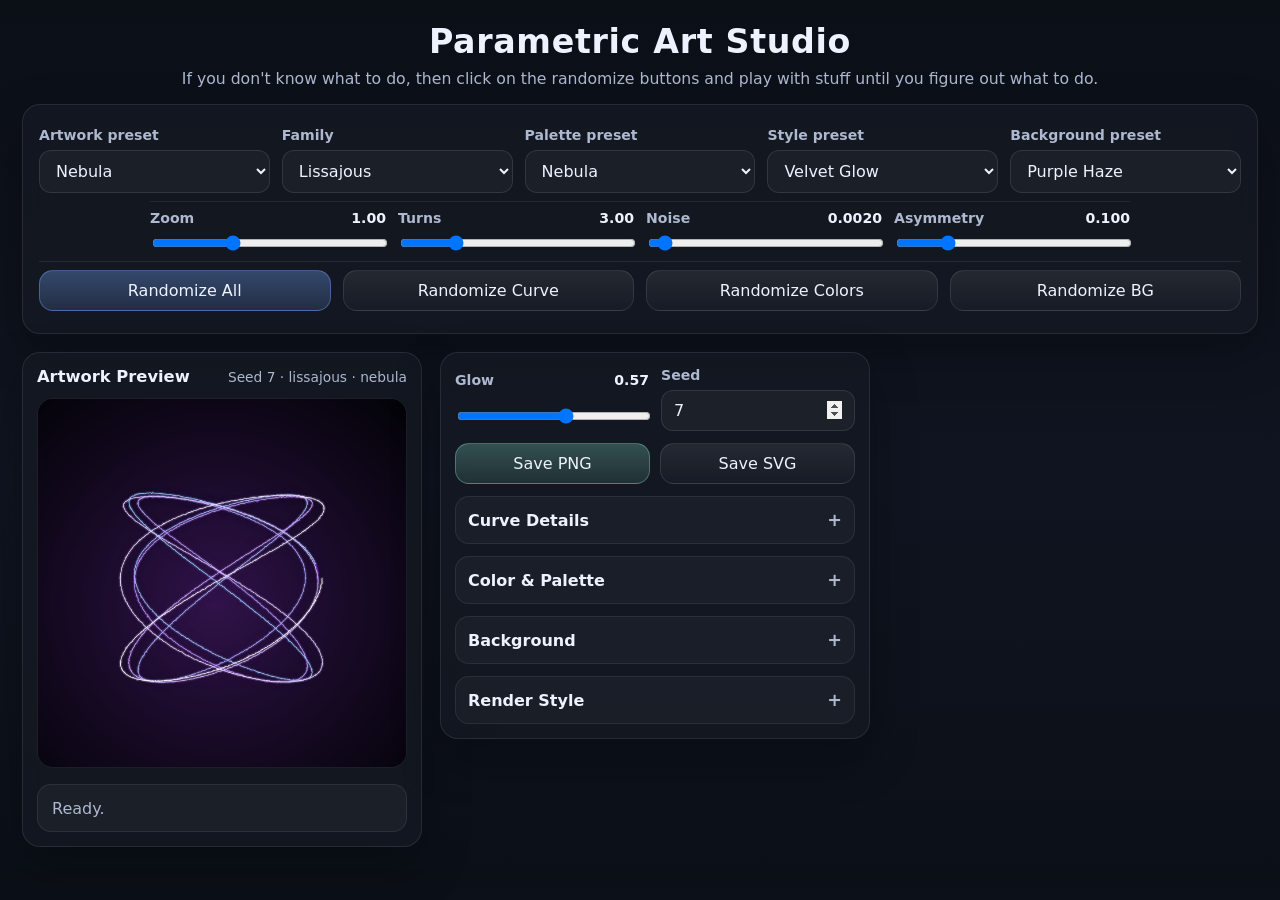
<file: index_old.html>
<!doctype html>
<html lang="en">
  <head>
    <meta charset="utf-8" />
    <meta name="viewport" content="width=device-width, initial-scale=1" />
    <title>Parametric Art Studio</title>
    <style>
      :root {
        --bg: #0d1016;
        --panel: #141923;
        --panel-2: #1a2130;
        --panel-3: #222c3f;
        --border: rgba(255, 255, 255, 0.09);
        --text: #eef2ff;
        --muted: #aeb8cf;
        --accent: #79a8ff;
        --accent-2: #8ae6c6;
        --danger: #ff7b91;
        --shadow: 0 18px 48px rgba(0, 0, 0, 0.28);
        --radius: 18px;
        --radius-sm: 12px;
      }
      * {
        box-sizing: border-box;
      }
      html,
      body {
        margin: 0;
        background: linear-gradient(180deg, #0b0f16, #0f1420 55%, #0b1018);
        color: var(--text);
        font-family:
          Inter,
          system-ui,
          -apple-system,
          BlinkMacSystemFont,
          "Segoe UI",
          sans-serif;
      }
      body {
        padding: 22px;
      }
      .app {
        max-width: 1540px;
        margin: 0 auto;
      }
      .header {
        text-align: center;
        margin-bottom: 16px;
      }
      .header h1 {
        margin: 0;
        font-size: clamp(1.6rem, 2.6vw, 2.3rem);
        font-weight: 700;
        letter-spacing: 0.02em;
      }
      .header p {
        margin: 8px 0 0;
        color: var(--muted);
        font-size: 0.98rem;
      }
      .quick-create {
        background: rgba(20, 25, 35, 0.82);
        border: 1px solid var(--border);
        border-radius: var(--radius);
        padding: 14px 16px;
        box-shadow: var(--shadow);
        backdrop-filter: blur(10px);
        margin-bottom: 18px;
      }
      .qc-row {
        display: grid;
        gap: 12px;
        padding: 8px 0;
      }
      .qc-row + .qc-row {
        border-top: 1px solid rgba(255, 255, 255, 0.08);
      }
      .qc-row.row-presets {
        grid-template-columns: repeat(5, minmax(160px, 1fr));
      }
      .qc-row.row-shared {
        grid-template-columns: repeat(4, minmax(180px, 1fr));
        max-width: 980px;
        margin: 0 auto;
      }
      .qc-row.row-actions {
        grid-template-columns: repeat(4, minmax(160px, 1fr));
      }
      .main {
        display: grid;
        grid-template-columns: minmax(400px, 0.5fr) 430px;
        gap: 18px;
        align-items: start;
      }
      .preview-card,
      .controls-card {
        background: rgba(20, 25, 35, 0.82);
        border: 1px solid var(--border);
        border-radius: var(--radius);
        box-shadow: var(--shadow);
        backdrop-filter: blur(10px);
      }
      .preview-card {
        padding: 14px;
      }
      .preview-top {
        display: flex;
        justify-content: space-between;
        align-items: center;
        gap: 12px;
        margin-bottom: 12px;
      }
      .preview-top h2 {
        font-size: 1.02rem;
        margin: 0;
        font-weight: 600;
      }
      .preview-meta {
        color: var(--muted);
        font-size: 0.86rem;
      }
      .preview-wrap {
        position: relative;
        width: 100%;
        aspect-ratio: 1/1;
        background: #090c12;
        border-radius: 16px;
        overflow: hidden;
        border: 1px solid rgba(255, 255, 255, 0.08);
      }
      canvas#preview {
        width: 100%;
        height: 100%;
        display: block;
      }
      .controls-card {
        padding: 14px;
      }
      .sticky {
        position: sticky;
        top: 18px;
      }
      .control-grid-2 {
        display: grid;
        grid-template-columns: 1fr 1fr;
        gap: 12px;
        margin-bottom: 12px;
      }
      .control {
        display: grid;
        gap: 7px;
        min-width: 0;
      }
      .control label,
      .inline-label {
        display: flex;
        justify-content: space-between;
        align-items: center;
        gap: 10px;
        font-size: 0.88rem;
        color: var(--muted);
        font-weight: 600;
      }
      .control input[type="range"] {
        width: 100%;
      }
      .control input[type="number"],
      .control select,
      .control input[type="color"] {
        width: 100%;
        border: 1px solid rgba(255, 255, 255, 0.1);
        border-radius: 12px;
        background: rgba(255, 255, 255, 0.04);
        color: var(--text);
        padding: 10px 12px;
        font: inherit;
      }
      .control input[type="number"]::-webkit-outer-spin-button,
      .control input[type="number"]::-webkit-inner-spin-button {
        opacity: 1;
      }
      .control input[type="color"] {
        padding: 6px;
        min-height: 42px;
      }
      .readout {
        color: var(--text);
        font-variant-numeric: tabular-nums;
      }
      .button-row {
        display: grid;
        grid-template-columns: 1fr 1fr;
        gap: 10px;
        margin-bottom: 12px;
      }
      .button-row.single {
        grid-template-columns: 1fr;
      }
      button {
        border: 1px solid rgba(255, 255, 255, 0.1);
        border-radius: 14px;
        background: linear-gradient(
          180deg,
          rgba(255, 255, 255, 0.08),
          rgba(255, 255, 255, 0.02)
        );
        color: var(--text);
        font: inherit;
        padding: 10px 14px;
        cursor: pointer;
        transition:
          transform 0.12s ease,
          border-color 0.12s ease,
          background 0.12s ease;
      }
      button:hover {
        transform: translateY(-1px);
        border-color: rgba(255, 255, 255, 0.18);
      }
      button.primary {
        background: linear-gradient(
          180deg,
          rgba(121, 168, 255, 0.34),
          rgba(121, 168, 255, 0.16)
        );
        border-color: rgba(121, 168, 255, 0.38);
      }
      button.success {
        background: linear-gradient(
          180deg,
          rgba(138, 230, 198, 0.28),
          rgba(138, 230, 198, 0.12)
        );
        border-color: rgba(138, 230, 198, 0.34);
      }
      details {
        background: rgba(255, 255, 255, 0.03);
        border: 1px solid rgba(255, 255, 255, 0.08);
        border-radius: 14px;
        padding: 0 12px;
        margin-top: 12px;
        overflow: hidden;
      }
      details[open] {
        background: rgba(255, 255, 255, 0.045);
      }
      summary {
        list-style: none;
        cursor: pointer;
        padding: 13px 0;
        font-weight: 600;
        display: flex;
        align-items: center;
        justify-content: space-between;
      }
      summary::-webkit-details-marker {
        display: none;
      }
      summary::after {
        content: "+";
        color: var(--muted);
        font-size: 1.1rem;
      }
      details[open] summary::after {
        content: "–";
      }
      .panel-body {
        padding: 0 0 14px;
        display: grid;
        gap: 12px;
      }
      .subgroup {
        display: grid;
        gap: 10px;
        padding: 12px;
        background: rgba(255, 255, 255, 0.03);
        border: 1px solid rgba(255, 255, 255, 0.06);
        border-radius: 12px;
      }
      .subgroup-title {
        font-size: 0.8rem;
        letter-spacing: 0.05em;
        color: var(--muted);
        text-transform: uppercase;
        font-weight: 700;
      }
      .palette-grid {
        display: grid;
        grid-template-columns: repeat(2, minmax(0, 1fr));
        gap: 10px;
      }
      .palette-grid .control {
        min-width: 0;
      }
      .inline-check {
        display: flex;
        align-items: center;
        justify-content: space-between;
        gap: 12px;
        padding: 8px 0 2px;
        color: var(--muted);
        font-size: 0.88rem;
        font-weight: 600;
      }
      .mode-select {
        display: grid;
        gap: 10px;
      }
      .status {
        margin-top: 16px;
        border: 1px solid rgba(255, 255, 255, 0.08);
        background: rgba(255, 255, 255, 0.04);
        color: var(--muted);
        padding: 12px 14px;
        border-radius: 14px;
        min-height: 48px;
        display: flex;
        align-items: center;
      }
      .status.good {
        border-color: rgba(138, 230, 198, 0.22);
        color: #dcfff3;
      }
      .status.warn {
        border-color: rgba(255, 123, 145, 0.22);
        color: #ffe0e6;
      }
      .muted-note {
        color: var(--muted);
        font-size: 0.82rem;
        line-height: 1.4;
      }
      .hidden {
        display: none !important;
      }
      @media (max-width: 1180px) {
        .main {
          grid-template-columns: 1fr;
        }
        .sticky {
          position: static;
        }
      }
      @media (max-width: 920px) {
        .qc-row.row-presets {
          grid-template-columns: repeat(2, minmax(0, 1fr));
        }
        .qc-row.row-shared {
          grid-template-columns: repeat(2, minmax(0, 1fr));
        }
        .qc-row.row-actions {
          grid-template-columns: repeat(2, minmax(0, 1fr));
        }
        .palette-grid {
          grid-template-columns: 1fr;
        }
      }
      @media (max-width: 560px) {
        body {
          padding: 14px;
        }
        .qc-row.row-presets,
        .qc-row.row-shared,
        .qc-row.row-actions,
        .control-grid-2,
        .button-row {
          grid-template-columns: 1fr;
        }
      }
    </style>
  </head>
  <body>
    <div class="app">
      <div class="header">
        <h1>Parametric Art Studio</h1>
        <p>
          If you don't know what to do, then click on the randomize buttons and
          play with stuff until you figure out what to do.
        </p>
      </div>

      <section class="quick-create">
        <div class="qc-row row-presets">
          <div class="control">
            <label for="artwork_preset">Artwork preset</label
            ><select id="artwork_preset"></select>
          </div>
          <div class="control">
            <label for="family">Family</label
            ><select id="family"></select>
          </div>
          <div class="control">
            <label for="palette_preset">Palette preset</label
            ><select id="palette_preset"></select>
          </div>
          <div class="control">
            <label for="style_preset">Style preset</label
            ><select id="style_preset"></select>
          </div>
          <div class="control">
            <label for="background_preset">Background preset</label
            ><select id="background_preset"></select>
          </div>
        </div>
        <div class="qc-row row-shared">
          <div class="control">
            <label for="zoom"
              >Zoom
              <span
                class="readout"
                data-output-for="zoom"
                data-decimals="2"
              ></span
            ></label>
            <input id="zoom" type="range" min="0.5" max="2" step="0.01" />
          </div>
          <div class="control">
            <label for="turns"
              >Turns
              <span
                class="readout"
                data-output-for="turns"
                data-decimals="2"
              ></span
            ></label>
            <input id="turns" type="range" min="0.5" max="12" step="0.1" />
          </div>
          <div class="control">
            <label for="noise_strength"
              >Noise
              <span
                class="readout"
                data-output-for="noise_strength"
                data-decimals="4"
              ></span
            ></label>
            <input
              id="noise_strength"
              type="range"
              min="0"
              max="0.05"
              step="0.0005"
            />
          </div>
          <div class="control">
            <label for="asymmetry"
              >Asymmetry
              <span
                class="readout"
                data-output-for="asymmetry"
                data-decimals="3"
              ></span
            ></label>
            <input id="asymmetry" type="range" min="0" max="0.5" step="0.005" />
          </div>
        </div>
        <div class="qc-row row-actions">
          <button id="btn_randomize_all" class="primary">Randomize All</button>
          <button id="btn_randomize_curve">Randomize Curve</button>
          <button id="btn_randomize_colors">Randomize Colors</button>
          <button id="btn_randomize_background">Randomize BG</button>
        </div>
      </section>

      <section class="main">
        <div class="preview-card">
          <div class="preview-top">
            <h2>Artwork Preview</h2>
            <div class="preview-meta" id="preview_meta">
              Seed 7 · lissajous · nebula
            </div>
          </div>
          <div class="preview-wrap">
            <canvas id="preview"></canvas>
          </div>
          <div class="status" id="status">Ready.</div>
        </div>

        <div class="controls-card sticky">
          <div class="control-grid-2">
            <div class="control">
              <label for="glow_macro"
                >Glow
                <span
                  class="readout"
                  data-output-for="glow_macro"
                  data-decimals="2"
                ></span
              ></label>
              <input id="glow_macro" type="range" min="0" max="1" step="0.01" />
            </div>
            <div class="control">
              <label for="seed">Seed</label>
              <input id="seed" type="number" min="0" max="9999" step="1" />
            </div>
          </div>

          <div class="button-row">
            <button id="btn_save_png" class="success">Save PNG</button>
            <button id="btn_save_svg">Save SVG</button>
          </div>

          <details>
            <summary>Curve Details</summary>
            <div class="panel-body">
              <div id="curve_box_lissajous" class="subgroup">
                <div class="subgroup-title">Lissajous</div>
                <div class="control">
                  <label for="liss_a"
                    >A frequency
                    <span
                      class="readout"
                      data-output-for="liss_a"
                      data-decimals="0"
                    ></span></label
                  ><input id="liss_a" type="range" min="1" max="12" step="1" />
                </div>
                <div class="control">
                  <label for="liss_b"
                    >B frequency
                    <span
                      class="readout"
                      data-output-for="liss_b"
                      data-decimals="0"
                    ></span></label
                  ><input id="liss_b" type="range" min="1" max="12" step="1" />
                </div>
                <div class="control">
                  <label for="liss_delta"
                    >Phase
                    <span
                      class="readout"
                      data-output-for="liss_delta"
                      data-decimals="2"
                    ></span></label
                  ><input
                    id="liss_delta"
                    type="range"
                    min="0"
                    max="6.283185307179586"
                    step="0.01"
                  />
                </div>
              </div>
              <div id="curve_box_rose" class="subgroup">
                <div class="subgroup-title">Rose</div>
                <div class="control">
                  <label for="rose_k"
                    >Petal k
                    <span
                      class="readout"
                      data-output-for="rose_k"
                      data-decimals="0"
                    ></span></label
                  ><input id="rose_k" type="range" min="1" max="16" step="1" />
                </div>
                <div class="control">
                  <label for="rose_radial_wobble"
                    >Radial wobble
                    <span
                      class="readout"
                      data-output-for="rose_radial_wobble"
                      data-decimals="3"
                    ></span></label
                  ><input
                    id="rose_radial_wobble"
                    type="range"
                    min="0"
                    max="0.5"
                    step="0.005"
                  />
                </div>
                <div class="control">
                  <label for="rose_wobble_freq"
                    >Wobble frequency
                    <span
                      class="readout"
                      data-output-for="rose_wobble_freq"
                      data-decimals="0"
                    ></span></label
                  ><input
                    id="rose_wobble_freq"
                    type="range"
                    min="1"
                    max="20"
                    step="1"
                  />
                </div>
              </div>
              <div id="curve_box_epitrochoid" class="subgroup">
                <div class="subgroup-title">Epitrochoid</div>
                <div class="control">
                  <label for="epi_R"
                    >Outer R
                    <span
                      class="readout"
                      data-output-for="epi_R"
                      data-decimals="0"
                    ></span></label
                  ><input id="epi_R" type="range" min="1" max="12" step="1" />
                </div>
                <div class="control">
                  <label for="epi_r"
                    >Inner r
                    <span
                      class="readout"
                      data-output-for="epi_r"
                      data-decimals="0"
                    ></span></label
                  ><input id="epi_r" type="range" min="1" max="12" step="1" />
                </div>
                <div class="control">
                  <label for="epi_d"
                    >Offset d
                    <span
                      class="readout"
                      data-output-for="epi_d"
                      data-decimals="2"
                    ></span></label
                  ><input id="epi_d" type="range" min="0" max="12" step="0.1" />
                </div>
              </div>
              <div id="curve_box_burst" class="subgroup">
                <div class="subgroup-title">Burst</div>
                <div class="control">
                  <label for="burst_amp1"
                    >Amp 1
                    <span
                      class="readout"
                      data-output-for="burst_amp1"
                      data-decimals="2"
                    ></span></label
                  ><input
                    id="burst_amp1"
                    type="range"
                    min="0"
                    max="1"
                    step="0.01"
                  />
                </div>
                <div class="control">
                  <label for="burst_amp2"
                    >Amp 2
                    <span
                      class="readout"
                      data-output-for="burst_amp2"
                      data-decimals="2"
                    ></span></label
                  ><input
                    id="burst_amp2"
                    type="range"
                    min="0"
                    max="1"
                    step="0.01"
                  />
                </div>
                <div class="control">
                  <label for="burst_f1"
                    >Freq 1
                    <span
                      class="readout"
                      data-output-for="burst_f1"
                      data-decimals="0"
                    ></span></label
                  ><input
                    id="burst_f1"
                    type="range"
                    min="1"
                    max="30"
                    step="1"
                  />
                </div>
                <div class="control">
                  <label for="burst_f2"
                    >Freq 2
                    <span
                      class="readout"
                      data-output-for="burst_f2"
                      data-decimals="0"
                    ></span></label
                  ><input
                    id="burst_f2"
                    type="range"
                    min="1"
                    max="30"
                    step="1"
                  />
                </div>
                <div class="control">
                  <label for="burst_delta"
                    >Phase
                    <span
                      class="readout"
                      data-output-for="burst_delta"
                      data-decimals="2"
                    ></span></label
                  ><input
                    id="burst_delta"
                    type="range"
                    min="0"
                    max="6.283185307179586"
                    step="0.01"
                  />
                </div>
              </div>
            </div>
          </details>

          <details>
            <summary>Color &amp; Palette</summary>
            <div class="panel-body">
              <div class="control">
                <label for="color_mode">Mode</label
                ><select id="color_mode"></select>
              </div>

              <div id="color_box_palette" class="subgroup">
                <div class="subgroup-title">Palette</div>
                <div class="control">
                  <label for="palette_name">Palette</label
                  ><select id="palette_name"></select>
                </div>
                <div class="control">
                  <label for="palette_distribution">Distribution</label
                  ><select id="palette_distribution"></select>
                </div>
                <label class="inline-check"
                  ><span>Manual palette</span
                  ><input id="palette_manual_enabled" type="checkbox"
                /></label>
                <div id="palette_manual_block">
                  <div class="control">
                    <label for="palette_size"
                      >Palette size
                      <span
                        class="readout"
                        data-output-for="palette_size"
                        data-decimals="0"
                      ></span></label
                    ><input
                      id="palette_size"
                      type="range"
                      min="2"
                      max="6"
                      step="1"
                    />
                  </div>
                  <div class="palette-grid">
                    <div class="control" id="palette_color_wrap_1">
                      <label for="palette_color_1">Color 1</label
                      ><input id="palette_color_1" type="color" />
                    </div>
                    <div class="control" id="palette_color_wrap_2">
                      <label for="palette_color_2">Color 2</label
                      ><input id="palette_color_2" type="color" />
                    </div>
                    <div class="control" id="palette_color_wrap_3">
                      <label for="palette_color_3">Color 3</label
                      ><input id="palette_color_3" type="color" />
                    </div>
                    <div class="control" id="palette_color_wrap_4">
                      <label for="palette_color_4">Color 4</label
                      ><input id="palette_color_4" type="color" />
                    </div>
                    <div class="control" id="palette_color_wrap_5">
                      <label for="palette_color_5">Color 5</label
                      ><input id="palette_color_5" type="color" />
                    </div>
                    <div class="control" id="palette_color_wrap_6">
                      <label for="palette_color_6">Color 6</label
                      ><input id="palette_color_6" type="color" />
                    </div>
                  </div>
                </div>
              </div>

              <div id="color_box_colormap" class="subgroup">
                <div class="subgroup-title">Colormap</div>
                <div class="control">
                  <label for="colormap">Colormap</label
                  ><select id="colormap"></select>
                </div>
                <div class="control">
                  <label for="colormap_span_lo"
                    >Span low
                    <span
                      class="readout"
                      data-output-for="colormap_span_lo"
                      data-decimals="2"
                    ></span></label
                  ><input
                    id="colormap_span_lo"
                    type="range"
                    min="0"
                    max="1"
                    step="0.01"
                  />
                </div>
                <div class="control">
                  <label for="colormap_span_hi"
                    >Span high
                    <span
                      class="readout"
                      data-output-for="colormap_span_hi"
                      data-decimals="2"
                    ></span></label
                  ><input
                    id="colormap_span_hi"
                    type="range"
                    min="0"
                    max="1"
                    step="0.01"
                  />
                </div>
              </div>

              <div class="control">
                <label for="curve_opacity"
                  >Curve opacity
                  <span
                    class="readout"
                    data-output-for="curve_opacity"
                    data-decimals="2"
                  ></span></label
                ><input
                  id="curve_opacity"
                  type="range"
                  min="0.1"
                  max="1"
                  step="0.01"
                />
              </div>
              <div class="control">
                <label for="num_curve_colors"
                  >Curve colors
                  <span
                    class="readout"
                    data-output-for="num_curve_colors"
                    data-decimals="0"
                  ></span></label
                ><input
                  id="num_curve_colors"
                  type="range"
                  min="1"
                  max="12"
                  step="1"
                />
              </div>
              <div class="control">
                <label for="color_shift"
                  >Color shift
                  <span
                    class="readout"
                    data-output-for="color_shift"
                    data-decimals="2"
                  ></span></label
                ><input
                  id="color_shift"
                  type="range"
                  min="-0.5"
                  max="0.5"
                  step="0.01"
                />
              </div>
            </div>
          </details>

          <details>
            <summary>Background</summary>
            <div class="panel-body">
              <div class="control">
                <label for="background_mode">Background mode</label
                ><select id="background_mode"></select>
              </div>

              <div id="bg_box_solid" class="subgroup">
                <div class="subgroup-title">Solid</div>
                <div class="control">
                  <label for="bg_solid_color">Color</label
                  ><input id="bg_solid_color" type="color" />
                </div>
              </div>
              <div id="bg_box_linear" class="subgroup">
                <div class="subgroup-title">Linear</div>
                <div class="control">
                  <label for="bg_linear_top">Top</label
                  ><input id="bg_linear_top" type="color" />
                </div>
                <div class="control">
                  <label for="bg_linear_bottom">Bottom</label
                  ><input id="bg_linear_bottom" type="color" />
                </div>
                <div class="control">
                  <label for="bg_linear_angle"
                    >Angle
                    <span
                      class="readout"
                      data-output-for="bg_linear_angle"
                      data-decimals="0"
                    ></span></label
                  ><input
                    id="bg_linear_angle"
                    type="range"
                    min="0"
                    max="180"
                    step="1"
                  />
                </div>
              </div>
              <div id="bg_box_radial" class="subgroup">
                <div class="subgroup-title">Radial</div>
                <div class="control">
                  <label for="bg_radial_inner">Inner</label
                  ><input id="bg_radial_inner" type="color" />
                </div>
                <div class="control">
                  <label for="bg_radial_outer">Outer</label
                  ><input id="bg_radial_outer" type="color" />
                </div>
                <div class="control">
                  <label for="bg_radial_center_x"
                    >Center X
                    <span
                      class="readout"
                      data-output-for="bg_radial_center_x"
                      data-decimals="2"
                    ></span></label
                  ><input
                    id="bg_radial_center_x"
                    type="range"
                    min="0"
                    max="1"
                    step="0.01"
                  />
                </div>
                <div class="control">
                  <label for="bg_radial_center_y"
                    >Center Y
                    <span
                      class="readout"
                      data-output-for="bg_radial_center_y"
                      data-decimals="2"
                    ></span></label
                  ><input
                    id="bg_radial_center_y"
                    type="range"
                    min="0"
                    max="1"
                    step="0.01"
                  />
                </div>
                <div class="control">
                  <label for="bg_radial_radius_bias"
                    >Radius bias
                    <span
                      class="readout"
                      data-output-for="bg_radial_radius_bias"
                      data-decimals="2"
                    ></span></label
                  ><input
                    id="bg_radial_radius_bias"
                    type="range"
                    min="0.25"
                    max="2"
                    step="0.01"
                  />
                </div>
              </div>
              <div id="bg_box_mesh" class="subgroup">
                <div class="subgroup-title">Mesh</div>
                <div class="control">
                  <label for="bg_mesh_tl">Top left</label
                  ><input id="bg_mesh_tl" type="color" />
                </div>
                <div class="control">
                  <label for="bg_mesh_tr">Top right</label
                  ><input id="bg_mesh_tr" type="color" />
                </div>
                <div class="control">
                  <label for="bg_mesh_bl">Bottom left</label
                  ><input id="bg_mesh_bl" type="color" />
                </div>
                <div class="control">
                  <label for="bg_mesh_br">Bottom right</label
                  ><input id="bg_mesh_br" type="color" />
                </div>
              </div>

              <div class="control">
                <label for="bg_brightness"
                  >Brightness
                  <span
                    class="readout"
                    data-output-for="bg_brightness"
                    data-decimals="2"
                  ></span></label
                ><input
                  id="bg_brightness"
                  type="range"
                  min="0.5"
                  max="1.5"
                  step="0.01"
                />
              </div>
              <div class="control">
                <label for="bg_contrast"
                  >Contrast
                  <span
                    class="readout"
                    data-output-for="bg_contrast"
                    data-decimals="2"
                  ></span></label
                ><input
                  id="bg_contrast"
                  type="range"
                  min="0.5"
                  max="1.5"
                  step="0.01"
                />
              </div>
              <div class="control">
                <label for="bg_texture_strength"
                  >Texture
                  <span
                    class="readout"
                    data-output-for="bg_texture_strength"
                    data-decimals="3"
                  ></span></label
                ><input
                  id="bg_texture_strength"
                  type="range"
                  min="0"
                  max="0.25"
                  step="0.005"
                />
              </div>
              <div class="control">
                <label for="bg_vignette_strength"
                  >Vignette
                  <span
                    class="readout"
                    data-output-for="bg_vignette_strength"
                    data-decimals="2"
                  ></span></label
                ><input
                  id="bg_vignette_strength"
                  type="range"
                  min="0"
                  max="0.8"
                  step="0.01"
                />
              </div>
            </div>
          </details>

          <details>
            <summary>Render Style</summary>
            <div class="panel-body">
              <div class="control">
                <label for="line_width"
                  >Line width
                  <span
                    class="readout"
                    data-output-for="line_width"
                    data-decimals="2"
                  ></span></label
                ><input
                  id="line_width"
                  type="range"
                  min="0.3"
                  max="5"
                  step="0.01"
                />
              </div>
              <div class="control">
                <label for="glow_layers"
                  >Glow layers
                  <span
                    class="readout"
                    data-output-for="glow_layers"
                    data-decimals="0"
                  ></span></label
                ><input
                  id="glow_layers"
                  type="range"
                  min="0"
                  max="20"
                  step="1"
                />
              </div>
              <div class="control">
                <label for="glow_alpha"
                  >Glow alpha
                  <span
                    class="readout"
                    data-output-for="glow_alpha"
                    data-decimals="3"
                  ></span></label
                ><input
                  id="glow_alpha"
                  type="range"
                  min="0"
                  max="0.2"
                  step="0.001"
                />
              </div>
              <div class="control">
                <label for="glow_scale"
                  >Glow scale
                  <span
                    class="readout"
                    data-output-for="glow_scale"
                    data-decimals="2"
                  ></span></label
                ><input
                  id="glow_scale"
                  type="range"
                  min="1"
                  max="6"
                  step="0.01"
                />
              </div>
              <div class="control">
                <label for="main_alpha"
                  >Main alpha
                  <span
                    class="readout"
                    data-output-for="main_alpha"
                    data-decimals="2"
                  ></span></label
                ><input
                  id="main_alpha"
                  type="range"
                  min="0.1"
                  max="1"
                  step="0.01"
                />
              </div>
              <label class="inline-check"
                ><span>Mystery Switch</span
                ><input id="segment_blending" type="checkbox"
              /></label>
            </div>
          </details>
        </div>
      </section>
    </div>

    <script>
      const DATA = {
        FAMILY_OPTIONS: [
          ["Lissajous", "lissajous"],
          ["Rose", "rose"],
          ["Epitrochoid", "epitrochoid"],
          ["Burst", "burst"],
        ],
        COLOR_MODE_OPTIONS: [
          ["Palette", "palette"],
          ["Colormap", "colormap"],
        ],
        BACKGROUND_MODE_OPTIONS: [
          ["Solid", "solid"],
          ["Linear", "linear"],
          ["Radial", "radial"],
          ["Mesh", "mesh"],
        ],
        PALETTE_DISTRIBUTION_OPTIONS: [
          ["Even Segments", "even_segments"],
          ["Weighted", "weighted"],
          ["Gradient Blend", "gradient_blend"],
        ],
        DEFAULT_RANDOMIZATION_INTENSITY: "moderate",
        CURATED_COLORMAPS: [
          "winter",
          "spring",
          "summer",
          "autumn",
          "viridis",
          "plasma",
          "cividis",
          "cool",
          "twilight",
          "turbo",
          "hsv",
          "jet",
        ],
        POINTS: 10000,
        PALETTE_PRESETS: {
          custom: [],
          nebula: ["#8fd3ff", "#bf8fff", "#ffffff"],
          aurora: ["#72f1b8", "#7ea8ff", "#d9a7ff"],
          ember: ["#ffb347", "#ff7043", "#fff1cc"],
          sunset_bloom: ["#ff8fa3", "#ffc6a5", "#ffe8d6"],
          ice_mono: ["#dff6ff", "#89c2ff", "#5a87ff"],
          noir_neon: ["#f5f5f5", "#ff00aa", "#101010"],
          gold_filament: ["#ffd166", "#fff1b6", "#8c6a00"],
          plasma: ["#00e5ff", "#7b61ff", "#ffffff"],
        },
        BACKGROUND_PRESETS: {
          custom: { mode: "linear" },
          deep_space: {
            mode: "linear",
            linear: { top: "#120a2a", bottom: "#030308", angle: 90 },
          },
          purple_haze: {
            mode: "radial",
            radial: {
              inner: "#31134b",
              outer: "#030308",
              center_x: 0.48,
              center_y: 0.56,
              radius_bias: 1.0,
            },
          },
          ember_fog: {
            mode: "radial",
            radial: {
              inner: "#4b180f",
              outer: "#040202",
              center_x: 0.52,
              center_y: 0.45,
              radius_bias: 1.15,
            },
          },
          cyan_void: {
            mode: "linear",
            linear: { top: "#07111d", bottom: "#020204", angle: 90 },
          },
          twilight_mesh: {
            mode: "mesh",
            mesh: {
              tl: "#160a2f",
              tr: "#09203f",
              bl: "#030308",
              br: "#1e0d2b",
            },
          },
          warm_smoke: {
            mode: "linear",
            linear: { top: "#2b160f", bottom: "#060303", angle: 90 },
          },
          velvet_black: {
            mode: "radial",
            radial: {
              inner: "#171721",
              outer: "#020202",
              center_x: 0.5,
              center_y: 0.5,
              radius_bias: 0.9,
            },
          },
          aurora_night: {
            mode: "linear",
            linear: { top: "#0b1a20", bottom: "#130d29", angle: 90 },
          },
        },
        STYLE_PRESETS: {
          custom: {},
          fine_wire: {
            line_width: 1.0,
            glow_layers: 4,
            glow_alpha: 0.025,
            glow_scale: 1.4,
            main_alpha: 0.98,
          },
          velvet_glow: {
            line_width: 1.6,
            glow_layers: 8,
            glow_alpha: 0.055,
            glow_scale: 2.0,
            main_alpha: 0.95,
          },
          plasma_bloom: {
            line_width: 1.2,
            glow_layers: 12,
            glow_alpha: 0.075,
            glow_scale: 2.6,
            main_alpha: 0.96,
          },
          poster_crisp: {
            line_width: 1.9,
            glow_layers: 2,
            glow_alpha: 0.015,
            glow_scale: 1.15,
            main_alpha: 1.0,
          },
          ghost_trace: {
            line_width: 0.9,
            glow_layers: 6,
            glow_alpha: 0.03,
            glow_scale: 1.7,
            main_alpha: 0.85,
          },
        },
        ARTWORK_PRESETS: {
          custom: {},
          nebula: {
            curve: {
              family: "lissajous",
              turns: 3.0,
              asymmetry: 0.1,
              noise_strength: 0.002,
              params: { a: 3, b: 2, delta: 1.8 },
            },
            style_preset: "velvet_glow",
            palette_preset: "nebula",
            background_preset: "purple_haze",
            color: { mode: "palette", curve_color: "#9ed8ff" },
            meta_seed: 7,
          },
          flower: {
            curve: {
              family: "rose",
              turns: 2.0,
              asymmetry: 0.05,
              noise_strength: 0.001,
              params: { k: 7, radial_wobble: 0.12, wobble_freq: 8 },
            },
            style_preset: "velvet_glow",
            palette_preset: "sunset_bloom",
            background_preset: "ember_fog",
            color: { mode: "palette", curve_color: "#ffd7e6" },
            meta_seed: 12,
          },
          electric: {
            curve: {
              family: "burst",
              turns: 3.0,
              asymmetry: 0.22,
              noise_strength: 0.004,
              params: { amp1: 0.45, amp2: 0.25, f1: 9, f2: 17, delta: 0.7 },
            },
            style_preset: "plasma_bloom",
            palette_preset: "plasma",
            background_preset: "cyan_void",
            color: { mode: "palette" },
            meta_seed: 21,
          },
          spiro: {
            curve: {
              family: "epitrochoid",
              turns: 6.0,
              asymmetry: 0.03,
              noise_strength: 0.0,
              params: { R: 5, r: 3, d: 5 },
            },
            style_preset: "fine_wire",
            palette_preset: "gold_filament",
            background_preset: "warm_smoke",
            color: { mode: "palette", curve_color: "#fff1b6" },
            meta_seed: 4,
          },
          ember_bloom: {
            curve: {
              family: "rose",
              turns: 2.2,
              asymmetry: 0.08,
              noise_strength: 0.0015,
              params: { k: 5, radial_wobble: 0.09, wobble_freq: 6 },
            },
            style_preset: "velvet_glow",
            palette_preset: "ember",
            background_preset: "ember_fog",
            color: { mode: "palette" },
            meta_seed: 17,
          },
          aurora_wire: {
            curve: {
              family: "lissajous",
              turns: 2.5,
              asymmetry: 0.07,
              noise_strength: 0.001,
              params: { a: 4, b: 7, delta: 0.9 },
            },
            style_preset: "ghost_trace",
            palette_preset: "aurora",
            background_preset: "aurora_night",
            color: { mode: "palette" },
            meta_seed: 8,
          },
          noir_neon: {
            curve: {
              family: "epitrochoid",
              turns: 5.0,
              asymmetry: 0.02,
              noise_strength: 0.0,
              params: { R: 7, r: 4, d: 5 },
            },
            style_preset: "poster_crisp",
            palette_preset: "noir_neon",
            background_preset: "velvet_black",
            color: { mode: "palette", curve_color: "#f5f5f5" },
            meta_seed: 30,
          },
          plasma_halo: {
            curve: {
              family: "burst",
              turns: 4.0,
              asymmetry: 0.2,
              noise_strength: 0.006,
              params: { amp1: 0.52, amp2: 0.18, f1: 11, f2: 19, delta: 0.35 },
            },
            style_preset: "plasma_bloom",
            palette_preset: "plasma",
            background_preset: "deep_space",
            color: { mode: "palette" },
            meta_seed: 26,
          },
        },
        FAMILY_PARAM_DEFAULTS: {
          lissajous: { a: 3.0, b: 2.0, delta: 1.5707963267948966 },
          rose: { k: 5.0, radial_wobble: 0.12, wobble_freq: 6.0 },
          epitrochoid: { R: 5.0, r: 3.0, d: 5.0 },
          burst: { amp1: 0.45, amp2: 0.22, f1: 8.0, f2: 17.0, delta: 0.3 },
        },
        PARAM_RANGES: {
          "curve.turns": [0.5, 12.0],
          "curve.asymmetry": [0.0, 0.5],
          "curve.noise_strength": [0.0, 0.05],
          "curve.zoom": [0.5, 2.0],
          "style.line_width": [0.3, 5.0],
          "style.glow_layers": [0, 20],
          "style.glow_alpha": [0.0, 0.2],
          "style.glow_scale": [1.0, 6.0],
          "style.main_alpha": [0.1, 1.0],
          "background.brightness": [0.5, 1.5],
          "background.contrast": [0.5, 1.5],
          "background.texture_strength": [0.0, 0.25],
          "background.vignette_strength": [0.0, 0.8],
          "lissajous.a": [1, 12],
          "lissajous.b": [1, 12],
          "lissajous.delta": [0, 6.283185307179586],
          "rose.k": [1, 16],
          "rose.radial_wobble": [0.0, 0.5],
          "rose.wobble_freq": [1, 20],
          "epitrochoid.R": [1, 12],
          "epitrochoid.r": [1, 12],
          "epitrochoid.d": [0, 12],
          "burst.amp1": [0.0, 1.0],
          "burst.amp2": [0.0, 1.0],
          "burst.f1": [1, 30],
          "burst.f2": [1, 30],
          "burst.delta": [0, 6.283185307179586],
        },
        DEFAULT_SETTINGS: {
          meta: {
            artwork_preset: "nebula",
            style_preset: "velvet_glow",
            palette_preset: "nebula",
            background_preset: "purple_haze",
            seed: 7,
          },
          curve: {
            family: "lissajous",
            turns: 3.0,
            asymmetry: 0.1,
            noise_strength: 0.002,
            zoom: 1.0,
            params: { a: 3.0, b: 2.0, delta: 1.5707963267948966 },
          },
          style: {
            glow_macro: 0.6,
            line_width: 1.6,
            glow_layers: 8,
            glow_alpha: 0.055,
            glow_scale: 2.0,
            main_alpha: 0.95,
            segment_blending: true,
          },
          color: {
            mode: "palette",
            curve_color: "#9ed8ff",
            palette_name: "nebula",
            palette_colors: ["#8fd3ff", "#bf8fff", "#ffffff"],
            palette_size: 3,
            palette_distribution: "even_segments",
            colormap: "viridis",
            colormap_span: [0.1, 0.9],
            num_curve_colors: 3,
            curve_opacity: 0.95,
            color_shift: 0.0,
            manual_palette: false,
          },
          background: {
            mode: "radial",
            preset: "purple_haze",
            solid_color: "#05060a",
            linear: { top: "#120a2a", bottom: "#030308", angle: 90 },
            radial: {
              inner: "#31134b",
              outer: "#030308",
              center_x: 0.48,
              center_y: 0.56,
              radius_bias: 1.0,
            },
            mesh: {
              tl: "#160a2f",
              tr: "#09203f",
              bl: "#030308",
              br: "#1e0d2b",
            },
            brightness: 1.0,
            contrast: 1.0,
            texture_strength: 0.0,
            vignette_strength: 0.12,
          },
        },
      };

      const CMAPS = {
        winter: ["#0000ff", "#00ffff"],
        spring: ["#ff00ff", "#ffff00"],
        summer: ["#008066", "#ffff66"],
        autumn: ["#ff0000", "#ffff00"],
        viridis: ["#440154", "#3b528b", "#21908d", "#5dc963", "#fde725"],
        plasma: ["#0d0887", "#7e03a8", "#cc4778", "#f89540", "#f0f921"],
        cividis: ["#00204c", "#424086", "#7a7c78", "#bcae6c", "#fee838"],
        cool: ["#00ffff", "#ff00ff"],
        twilight: ["#e2d9e2", "#7b85d4", "#35204a", "#9177a8", "#e2d9e2"],
        turbo: [
          "#30123b",
          "#4145ab",
          "#2ab0ff",
          "#7ded47",
          "#f9ba38",
          "#e53935",
        ],
        hsv: [
          "#ff0000",
          "#ffff00",
          "#00ff00",
          "#00ffff",
          "#0000ff",
          "#ff00ff",
          "#ff0000",
        ],
        jet: ["#00007f", "#0000ff", "#00ffff", "#ffff00", "#ff0000", "#7f0000"],
      };

      const NON_COMPOSITION_WIDGET_KEYS = new Set(["seed"]);
      const CURVE_WIDGET_KEYS = new Set([
        "family",
        "turns",
        "asymmetry",
        "noise_strength",
        "zoom",
        "liss_a",
        "liss_b",
        "liss_delta",
        "rose_k",
        "rose_radial_wobble",
        "rose_wobble_freq",
        "epi_R",
        "epi_r",
        "epi_d",
        "burst_amp1",
        "burst_amp2",
        "burst_f1",
        "burst_f2",
        "burst_delta",
      ]);
      const STYLE_WIDGET_KEYS = new Set([
        "glow_macro",
        "line_width",
        "glow_layers",
        "glow_alpha",
        "glow_scale",
        "main_alpha",
        "segment_blending",
      ]);
      const PALETTE_WIDGET_KEYS = new Set([
        "color_mode",
        "palette_name",
        "palette_manual_enabled",
        "palette_size",
        "palette_distribution",
        "colormap",
        "colormap_span_lo",
        "colormap_span_hi",
        "curve_opacity",
        "num_curve_colors",
        "color_shift",
        "palette_color_1",
        "palette_color_2",
        "palette_color_3",
        "palette_color_4",
        "palette_color_5",
        "palette_color_6",
      ]);
      const BACKGROUND_WIDGET_KEYS = new Set([
        "background_mode",
        "bg_solid_color",
        "bg_linear_top",
        "bg_linear_bottom",
        "bg_linear_angle",
        "bg_radial_inner",
        "bg_radial_outer",
        "bg_radial_center_x",
        "bg_radial_center_y",
        "bg_radial_radius_bias",
        "bg_mesh_tl",
        "bg_mesh_tr",
        "bg_mesh_bl",
        "bg_mesh_br",
        "bg_brightness",
        "bg_contrast",
        "bg_texture_strength",
        "bg_vignette_strength",
      ]);

      const previewCanvas = document.getElementById("preview");
      const statusEl = document.getElementById("status");
      const previewMeta = document.getElementById("preview_meta");
      const previewWrap = document.querySelector(".preview-wrap");

      let state = validateSettings(deepClone(DATA.DEFAULT_SETTINGS));
      let isSyncing = false;
      let renderQueued = false;
      let bgCache = new Map();
      let activeToastKind = "";

      function $(id) {
        return document.getElementById(id);
      }
      function deepClone(v) {
        return JSON.parse(JSON.stringify(v));
      }
      function clamp(v, lo, hi) {
        return Math.max(lo, Math.min(hi, v));
      }
      function lerp(a, b, t) {
        return (1 - t) * a + t * b;
      }
      function titleize(s) {
        return String(s)
          .replace(/_/g, " ")
          .replace(/\b\w/g, (m) => m.toUpperCase());
      }
      function nowTimestampStr() {
        const d = new Date();
        const pad = (n) => String(n).padStart(2, "0");
        return `${d.getFullYear()}${pad(d.getMonth() + 1)}${pad(d.getDate())}_${pad(d.getHours())}${pad(d.getMinutes())}${pad(d.getSeconds())}`;
      }
      function rgbaString(rgb, alpha = 1) {
        return `rgba(${Math.round(rgb[0] * 255)}, ${Math.round(rgb[1] * 255)}, ${Math.round(rgb[2] * 255)}, ${alpha})`;
      }
      function hexToRgb01(hex) {
        const clean = hex.replace("#", "");
        const n = parseInt(
          clean.length === 3
            ? clean
                .split("")
                .map((ch) => ch + ch)
                .join("")
            : clean,
          16,
        );
        return [
          ((n >> 16) & 255) / 255,
          ((n >> 8) & 255) / 255,
          (n & 255) / 255,
        ];
      }
      function rgb01ToHex(rgb) {
        const vals = rgb.map((v) => clamp(v, 0, 1));
        return (
          "#" +
          vals
            .map((v) =>
              Math.round(v * 255)
                .toString(16)
                .padStart(2, "0"),
            )
            .join("")
        );
      }
      function blendRgb(c1, c2, t) {
        return [
          lerp(c1[0], c2[0], t),
          lerp(c1[1], c2[1], t),
          lerp(c1[2], c2[2], t),
        ];
      }
      function rgbToHsv(r, g, b) {
        const max = Math.max(r, g, b),
          min = Math.min(r, g, b);
        const d = max - min;
        let h = 0;
        const s = max === 0 ? 0 : d / max;
        const v = max;
        if (d !== 0) {
          switch (max) {
            case r:
              h = (g - b) / d + (g < b ? 6 : 0);
              break;
            case g:
              h = (b - r) / d + 2;
              break;
            case b:
              h = (r - g) / d + 4;
              break;
          }
          h /= 6;
        }
        return [h, s, v];
      }
      function hsvToRgb(h, s, v) {
        let r, g, b;
        const i = Math.floor(h * 6);
        const f = h * 6 - i;
        const p = v * (1 - s);
        const q = v * (1 - f * s);
        const t = v * (1 - (1 - f) * s);
        switch (i % 6) {
          case 0:
            r = v;
            g = t;
            b = p;
            break;
          case 1:
            r = q;
            g = v;
            b = p;
            break;
          case 2:
            r = p;
            g = v;
            b = t;
            break;
          case 3:
            r = p;
            g = q;
            b = v;
            break;
          case 4:
            r = t;
            g = p;
            b = v;
            break;
          case 5:
            r = v;
            g = p;
            b = q;
            break;
        }
        return [r, g, b];
      }
      function shiftColorHue(hexColor, shift) {
        const rgb = hexToRgb01(hexColor);
        const [h, s, v] = rgbToHsv(rgb[0], rgb[1], rgb[2]);
        return rgb01ToHex(hsvToRgb((h + shift + 1) % 1, s, v));
      }
      function downloadBlob(filename, blob) {
        const url = URL.createObjectURL(blob);
        const a = document.createElement("a");
        a.href = url;
        a.download = filename;
        document.body.appendChild(a);
        a.click();
        setTimeout(() => {
          URL.revokeObjectURL(url);
          a.remove();
        }, 0);
      }
      class RNG {
        constructor(seed) {
          this.seed = Number(seed) >>> 0 || 1;
          this._spare = null;
        }
        random() {
          let t = (this.seed += 0x6d2b79f5);
          t = Math.imul(t ^ (t >>> 15), t | 1);
          t ^= t + Math.imul(t ^ (t >>> 7), t | 61);
          return ((t ^ (t >>> 14)) >>> 0) / 4294967296;
        }
        uniform(lo, hi) {
          return lo + (hi - lo) * this.random();
        }
        integers(lo, hi) {
          return Math.floor(this.uniform(lo, hi));
        }
        normal() {
          if (this._spare !== null) {
            const v = this._spare;
            this._spare = null;
            return v;
          }
          let u = 0,
            v = 0;
          while (u === 0) u = this.random();
          while (v === 0) v = this.random();
          const mag = Math.sqrt(-2 * Math.log(u));
          const z0 = mag * Math.cos(2 * Math.PI * v);
          const z1 = mag * Math.sin(2 * Math.PI * v);
          this._spare = z1;
          return z0;
        }
      }

      function makeDefaultCurveParams(family) {
        return deepClone(DATA.FAMILY_PARAM_DEFAULTS[family]);
      }
      function makeDefaultSettings() {
        return deepClone(DATA.DEFAULT_SETTINGS);
      }
      function inferGlowMacro(settings) {
        const s = settings.style;
        const components = [
          clamp(s.glow_layers / 14.0, 0, 1),
          clamp(s.glow_alpha / 0.085, 0, 1),
          clamp((s.glow_scale - 1.0) / 2.0, 0, 1),
        ];
        return clamp((components[0] + components[1] + components[2]) / 3, 0, 1);
      }
      function syncMacroControls(settings) {
        settings.style.glow_macro = inferGlowMacro(settings);
        return settings;
      }
      function applyGlowMacro(settings) {
        const g = clamp(Number(settings.style.glow_macro ?? 0.6), 0, 1);
        settings.style.glow_layers = Math.round(lerp(0, 14, g));
        settings.style.glow_alpha = lerp(0.0, 0.085, g);
        settings.style.glow_scale = lerp(1.0, 3.0, g);
        return settings;
      }
      function validateCurveSettings(settings) {
        const curve = settings.curve;
        const fams = new Set(DATA.FAMILY_OPTIONS.map((v) => v[1]));
        if (!fams.has(curve.family)) curve.family = "lissajous";
        curve.turns = clamp(
          Number(curve.turns),
          ...DATA.PARAM_RANGES["curve.turns"],
        );
        curve.asymmetry = clamp(
          Number(curve.asymmetry),
          ...DATA.PARAM_RANGES["curve.asymmetry"],
        );
        curve.noise_strength = clamp(
          Number(curve.noise_strength),
          ...DATA.PARAM_RANGES["curve.noise_strength"],
        );
        curve.zoom = clamp(
          Number(curve.zoom),
          ...DATA.PARAM_RANGES["curve.zoom"],
        );
        const base = makeDefaultCurveParams(curve.family);
        Object.assign(base, curve.params || {});
        if (curve.family === "lissajous") {
          base.a = clamp(Number(base.a), ...DATA.PARAM_RANGES["lissajous.a"]);
          base.b = clamp(Number(base.b), ...DATA.PARAM_RANGES["lissajous.b"]);
          base.delta = clamp(
            Number(base.delta),
            ...DATA.PARAM_RANGES["lissajous.delta"],
          );
        } else if (curve.family === "rose") {
          base.k = clamp(Number(base.k), ...DATA.PARAM_RANGES["rose.k"]);
          base.radial_wobble = clamp(
            Number(base.radial_wobble),
            ...DATA.PARAM_RANGES["rose.radial_wobble"],
          );
          base.wobble_freq = clamp(
            Number(base.wobble_freq),
            ...DATA.PARAM_RANGES["rose.wobble_freq"],
          );
        } else if (curve.family === "epitrochoid") {
          base.R = clamp(Number(base.R), ...DATA.PARAM_RANGES["epitrochoid.R"]);
          base.r = clamp(Number(base.r), ...DATA.PARAM_RANGES["epitrochoid.r"]);
          if (Math.abs(base.r) < 1e-6) base.r = 1;
          base.d = clamp(Number(base.d), ...DATA.PARAM_RANGES["epitrochoid.d"]);
        } else if (curve.family === "burst") {
          base.amp1 = clamp(
            Number(base.amp1),
            ...DATA.PARAM_RANGES["burst.amp1"],
          );
          base.amp2 = clamp(
            Number(base.amp2),
            ...DATA.PARAM_RANGES["burst.amp2"],
          );
          base.f1 = clamp(Number(base.f1), ...DATA.PARAM_RANGES["burst.f1"]);
          base.f2 = clamp(Number(base.f2), ...DATA.PARAM_RANGES["burst.f2"]);
          base.delta = clamp(
            Number(base.delta),
            ...DATA.PARAM_RANGES["burst.delta"],
          );
        }
        curve.params = base;
        return settings;
      }
      function validateColorSettings(settings) {
        const color = settings.color;
        const modes = new Set(DATA.COLOR_MODE_OPTIONS.map((v) => v[1]));
        if (!modes.has(color.mode)) color.mode = "palette";
        color.curve_color = color.curve_color || "#ffffff";
        color.curve_opacity = clamp(Number(color.curve_opacity), 0.1, 1);
        color.palette_size = Math.round(
          clamp(Number(color.palette_size), 2, 6),
        );
        color.num_curve_colors = Math.round(
          clamp(Number(color.num_curve_colors), 1, 12),
        );
        color.color_shift = clamp(Number(color.color_shift ?? 0), -0.5, 0.5);
        color.manual_palette = !!color.manual_palette;
        const distributions = new Set(
          DATA.PALETTE_DISTRIBUTION_OPTIONS.map((v) => v[1]),
        );
        if (!distributions.has(color.palette_distribution))
          color.palette_distribution = "even_segments";
        if (!(color.palette_name in DATA.PALETTE_PRESETS))
          color.palette_name = "nebula";
        if (!color.manual_palette) {
          const preset = DATA.PALETTE_PRESETS[color.palette_name] || [];
          if (preset.length) {
            color.palette_colors = deepClone(preset);
            color.palette_size = Math.round(
              clamp(color.palette_colors.length, 2, 6),
            );
          }
        }
        color.palette_colors = Array.isArray(color.palette_colors)
          ? [...color.palette_colors]
          : [];
        while (color.palette_colors.length < color.palette_size)
          color.palette_colors.push("#ffffff");
        color.palette_colors = color.palette_colors.slice(
          0,
          Math.max(6, color.palette_size),
        );
        let span = Array.isArray(color.colormap_span)
          ? [...color.colormap_span]
          : [0.1, 0.9];
        if (span.length !== 2) span = [0.1, 0.9];
        span = [
          clamp(Number(span[0]), 0, 1),
          clamp(Number(span[1]), 0, 1),
        ].sort((a, b) => a - b);
        if (span[1] - span[0] < 0.05) span[1] = Math.min(1, span[0] + 0.05);
        color.colormap_span = span;
        if (!DATA.CURATED_COLORMAPS.includes(color.colormap))
          color.colormap = DATA.CURATED_COLORMAPS[0];
        return settings;
      }
      function validateStyleSettings(settings) {
        const s = settings.style;
        s.glow_macro = clamp(Number(s.glow_macro ?? 0.6), 0, 1);
        s.line_width = clamp(
          Number(s.line_width),
          ...DATA.PARAM_RANGES["style.line_width"],
        );
        s.glow_layers = Math.round(
          clamp(
            Number(s.glow_layers),
            ...DATA.PARAM_RANGES["style.glow_layers"],
          ),
        );
        s.glow_alpha = clamp(
          Number(s.glow_alpha),
          ...DATA.PARAM_RANGES["style.glow_alpha"],
        );
        s.glow_scale = clamp(
          Number(s.glow_scale),
          ...DATA.PARAM_RANGES["style.glow_scale"],
        );
        s.main_alpha = clamp(
          Number(s.main_alpha),
          ...DATA.PARAM_RANGES["style.main_alpha"],
        );
        s.segment_blending = !!s.segment_blending;
        return settings;
      }
      function validateBackgroundSettings(settings) {
        const bg = settings.background;
        const modes = new Set(DATA.BACKGROUND_MODE_OPTIONS.map((v) => v[1]));
        if (!modes.has(bg.mode)) bg.mode = "linear";
        bg.brightness = clamp(
          Number(bg.brightness),
          ...DATA.PARAM_RANGES["background.brightness"],
        );
        bg.contrast = clamp(
          Number(bg.contrast),
          ...DATA.PARAM_RANGES["background.contrast"],
        );
        bg.texture_strength = clamp(
          Number(bg.texture_strength),
          ...DATA.PARAM_RANGES["background.texture_strength"],
        );
        bg.vignette_strength = clamp(
          Number(bg.vignette_strength),
          ...DATA.PARAM_RANGES["background.vignette_strength"],
        );
        bg.linear = Object.assign(
          { top: "#120a2a", bottom: "#030308", angle: 90 },
          bg.linear || {},
        );
        bg.radial = Object.assign(
          {
            inner: "#31134b",
            outer: "#030308",
            center_x: 0.5,
            center_y: 0.5,
            radius_bias: 1,
          },
          bg.radial || {},
        );
        bg.mesh = Object.assign(
          { tl: "#160a2f", tr: "#09203f", bl: "#030308", br: "#1e0d2b" },
          bg.mesh || {},
        );
        bg.radial.center_x = clamp(Number(bg.radial.center_x), 0, 1);
        bg.radial.center_y = clamp(Number(bg.radial.center_y), 0, 1);
        bg.radial.radius_bias = clamp(Number(bg.radial.radius_bias), 0.25, 2);
        bg.linear.angle = clamp(Number(bg.linear.angle), 0, 180);
        return settings;
      }
      function validateSettings(input) {
        const settings = deepClone(input);
        validateCurveSettings(settings);
        validateColorSettings(settings);
        validateBackgroundSettings(settings);
        validateStyleSettings(settings);
        syncMacroControls(settings);
        return settings;
      }
      function applyStylePreset(settings, presetName) {
        settings = deepClone(settings);
        if (!(presetName in DATA.STYLE_PRESETS))
          return validateSettings(settings);
        settings.meta.artwork_preset = "custom";
        settings.meta.style_preset = presetName;
        Object.assign(
          settings.style,
          deepClone(DATA.STYLE_PRESETS[presetName]),
        );
        return validateSettings(settings);
      }
      function applyPalettePreset(settings, presetName) {
        settings = deepClone(settings);
        settings.meta.artwork_preset = "custom";
        if (!(presetName in DATA.PALETTE_PRESETS) || presetName === "custom") {
          settings.meta.palette_preset = "custom";
          return validateSettings(settings);
        }
        settings.meta.palette_preset = presetName;
        settings.color.mode = "palette";
        settings.color.palette_name = presetName;
        settings.color.palette_colors = deepClone(
          DATA.PALETTE_PRESETS[presetName],
        );
        settings.color.palette_size = Math.min(
          6,
          settings.color.palette_colors.length,
        );
        settings.color.manual_palette = false;
        return validateSettings(settings);
      }
      function applyBackgroundPreset(settings, presetName) {
        settings = deepClone(settings);
        settings.meta.artwork_preset = "custom";
        if (
          !(presetName in DATA.BACKGROUND_PRESETS) ||
          presetName === "custom"
        ) {
          settings.meta.background_preset = "custom";
          settings.background.preset = "custom";
          return validateSettings(settings);
        }
        settings.meta.background_preset = presetName;
        const preset = DATA.BACKGROUND_PRESETS[presetName];
        settings.background.preset = presetName;
        settings.background.mode = preset.mode;
        if (preset.linear)
          Object.assign(settings.background.linear, deepClone(preset.linear));
        if (preset.radial)
          Object.assign(settings.background.radial, deepClone(preset.radial));
        if (preset.mesh)
          Object.assign(settings.background.mesh, deepClone(preset.mesh));
        return validateSettings(settings);
      }
      function applyArtworkPreset(settings, presetName) {
        settings = deepClone(settings);
        if (!(presetName in DATA.ARTWORK_PRESETS) || presetName === "custom") {
          settings.meta.artwork_preset = "custom";
          return validateSettings(settings);
        }
        const preset = DATA.ARTWORK_PRESETS[presetName];
        settings.meta.artwork_preset = presetName;
        settings.curve.family = preset.curve.family;
        settings.curve.params = makeDefaultCurveParams(settings.curve.family);
        Object.assign(settings.curve.params, deepClone(preset.curve.params));
        settings.curve.turns = preset.curve.turns;
        settings.curve.asymmetry = preset.curve.asymmetry;
        settings.curve.noise_strength = preset.curve.noise_strength;
        settings.meta.seed = preset.meta_seed ?? settings.meta.seed;
        settings = applyStylePreset(settings, preset.style_preset);
        settings = applyPalettePreset(settings, preset.palette_preset);
        settings = applyBackgroundPreset(settings, preset.background_preset);
        settings.meta.artwork_preset = presetName;
        Object.assign(settings.color, deepClone(preset.color || {}));
        return validateSettings(settings);
      }
      function markPresetsCustomIfNeeded(settings, changedKeys) {
        settings = deepClone(settings);
        if (!changedKeys) {
          settings.meta.artwork_preset = "custom";
          settings.meta.style_preset = "custom";
          settings.meta.palette_preset = "custom";
          settings.meta.background_preset = "custom";
          settings.background.preset = "custom";
          return settings;
        }
        const affected = new Set();
        for (const key of changedKeys) {
          if (!key || NON_COMPOSITION_WIDGET_KEYS.has(key)) continue;
          if (
            CURVE_WIDGET_KEYS.has(key) ||
            STYLE_WIDGET_KEYS.has(key) ||
            PALETTE_WIDGET_KEYS.has(key) ||
            BACKGROUND_WIDGET_KEYS.has(key)
          )
            affected.add("artwork");
          if (STYLE_WIDGET_KEYS.has(key)) affected.add("style");
          if (PALETTE_WIDGET_KEYS.has(key)) affected.add("palette");
          if (BACKGROUND_WIDGET_KEYS.has(key)) affected.add("background");
        }
        if (affected.has("artwork")) settings.meta.artwork_preset = "custom";
        if (affected.has("style")) settings.meta.style_preset = "custom";
        if (affected.has("palette")) settings.meta.palette_preset = "custom";
        if (affected.has("background")) {
          settings.meta.background_preset = "custom";
          settings.background.preset = "custom";
        }
        return settings;
      }
      function perturbValue(rng, value, lo, hi, intensity, integer = false) {
        const pct = { subtle: 0.1, moderate: 0.28, wild: 0.65 }[intensity];
        const span = hi - lo;
        let out =
          intensity === "wild"
            ? rng.uniform(lo, hi)
            : value + rng.normal() * pct * span;
        out = clamp(out, lo, hi);
        return integer ? Math.round(out) : out;
      }
      function chooseRelatedPalette(currentPaletteName, intensity, rng) {
        const names = Object.keys(DATA.PALETTE_PRESETS).filter(
          (k) => k !== "custom",
        );
        if (names.includes(currentPaletteName) && intensity === "subtle")
          return currentPaletteName;
        return names[rng.integers(0, names.length)];
      }
      function chooseRelatedBackground(currentBgName, intensity, rng) {
        const names = Object.keys(DATA.BACKGROUND_PRESETS).filter(
          (k) => k !== "custom",
        );
        if (names.includes(currentBgName) && intensity === "subtle")
          return currentBgName;
        return names[rng.integers(0, names.length)];
      }
      function randomizeLissajousParams(params, intensity, rng) {
        const curated = [
          [2, 3],
          [3, 4],
          [3, 5],
          [4, 7],
          [5, 8],
          [7, 5],
          [8, 3],
        ];
        let [a, b] =
          intensity === "subtle"
            ? [params.a, params.b]
            : curated[rng.integers(0, curated.length)];
        return {
          a: perturbValue(
            rng,
            a,
            ...DATA.PARAM_RANGES["lissajous.a"],
            intensity,
            true,
          ),
          b: perturbValue(
            rng,
            b,
            ...DATA.PARAM_RANGES["lissajous.b"],
            intensity,
            true,
          ),
          delta: perturbValue(
            rng,
            params.delta,
            ...DATA.PARAM_RANGES["lissajous.delta"],
            intensity,
            false,
          ),
        };
      }
      function randomizeRoseParams(params, intensity, rng) {
        return {
          k: perturbValue(
            rng,
            params.k,
            ...DATA.PARAM_RANGES["rose.k"],
            intensity,
            true,
          ),
          radial_wobble: perturbValue(
            rng,
            Math.min(params.radial_wobble, 0.25),
            ...DATA.PARAM_RANGES["rose.radial_wobble"],
            intensity,
            false,
          ),
          wobble_freq: perturbValue(
            rng,
            params.wobble_freq,
            ...DATA.PARAM_RANGES["rose.wobble_freq"],
            intensity,
            true,
          ),
        };
      }
      function randomizeEpitrochoidParams(params, intensity, rng) {
        const ratios = [
          [5, 3],
          [7, 4],
          [8, 3],
          [9, 5],
          [6, 2],
        ];
        let R, r;
        if (intensity === "wild") {
          R = rng.integers(3, 12);
          r = rng.integers(1, Math.max(2, R));
        } else {
          [R, r] = ratios[rng.integers(0, ratios.length)];
        }
        return {
          R: Number(R),
          r: Number(r),
          d: perturbValue(
            rng,
            params.d,
            ...DATA.PARAM_RANGES["epitrochoid.d"],
            intensity,
            false,
          ),
        };
      }
      function randomizeBurstParams(params, intensity, rng) {
        let f1 = perturbValue(
          rng,
          params.f1,
          ...DATA.PARAM_RANGES["burst.f1"],
          intensity,
          true,
        );
        let f2 = perturbValue(
          rng,
          params.f2,
          ...DATA.PARAM_RANGES["burst.f2"],
          intensity,
          true,
        );
        if (f1 === f2) f2 = clamp(f2 + 2, ...DATA.PARAM_RANGES["burst.f2"]);
        return {
          amp1: perturbValue(
            rng,
            Math.max(params.amp1, params.amp2),
            ...DATA.PARAM_RANGES["burst.amp1"],
            intensity,
            false,
          ),
          amp2: perturbValue(
            rng,
            Math.min(params.amp2, params.amp1),
            ...DATA.PARAM_RANGES["burst.amp2"],
            intensity,
            false,
          ),
          f1: Number(f1),
          f2: Number(f2),
          delta: perturbValue(
            rng,
            params.delta,
            ...DATA.PARAM_RANGES["burst.delta"],
            intensity,
            false,
          ),
        };
      }
      function resolveRandomizationIntensity(settings, intensity = null) {
        if (["subtle", "moderate", "wild"].includes(intensity))
          return intensity;
        return DATA.DEFAULT_RANDOMIZATION_INTENSITY;
      }
      function randomizeStyle(
        settings,
        intensity = null,
        rng = null,
        glowOnly = false,
      ) {
        settings = deepClone(settings);
        rng = rng || new RNG(settings.meta.seed + 222);
        intensity = resolveRandomizationIntensity(settings, intensity);
        settings.meta.artwork_preset = "custom";
        settings.meta.style_preset = "custom";
        if (!glowOnly) {
          settings.style.line_width = perturbValue(
            rng,
            settings.style.line_width,
            ...DATA.PARAM_RANGES["style.line_width"],
            intensity,
          );
          settings.style.main_alpha = perturbValue(
            rng,
            settings.style.main_alpha,
            ...DATA.PARAM_RANGES["style.main_alpha"],
            intensity,
          );
        }
        settings.style.glow_layers = perturbValue(
          rng,
          settings.style.glow_layers,
          ...DATA.PARAM_RANGES["style.glow_layers"],
          intensity,
          true,
        );
        settings.style.glow_alpha = perturbValue(
          rng,
          settings.style.glow_alpha,
          ...DATA.PARAM_RANGES["style.glow_alpha"],
          intensity,
        );
        settings.style.glow_scale = perturbValue(
          rng,
          settings.style.glow_scale,
          ...DATA.PARAM_RANGES["style.glow_scale"],
          intensity,
        );
        return validateSettings(settings);
      }
      function randomizePalette(settings, intensity = null, rng = null) {
        settings = deepClone(settings);
        rng = rng || new RNG(settings.meta.seed + 333);
        intensity = resolveRandomizationIntensity(settings, intensity);
        settings.meta.artwork_preset = "custom";
        settings.meta.palette_preset = "custom";
        const paletteName = chooseRelatedPalette(
          settings.color.palette_name,
          intensity,
          rng,
        );
        if (intensity === "wild" && rng.random() < 0.25) {
          settings.color.mode = "colormap";
          settings.color.colormap =
            DATA.CURATED_COLORMAPS[
              rng.integers(0, DATA.CURATED_COLORMAPS.length)
            ];
        } else {
          if (
            !DATA.COLOR_MODE_OPTIONS.map((v) => v[1]).includes(
              settings.color.mode,
            )
          )
            settings.color.mode = "palette";
          settings.color.palette_name = paletteName;
          settings.color.palette_colors = deepClone(
            DATA.PALETTE_PRESETS[paletteName],
          );
          settings.color.palette_size = Math.round(
            clamp(
              settings.color.palette_colors.length + rng.integers(-1, 2),
              2,
              6,
            ),
          );
          settings.color.num_curve_colors = Math.round(
            clamp(settings.color.num_curve_colors + rng.integers(-1, 3), 1, 12),
          );
          const distributionChoices = DATA.PALETTE_DISTRIBUTION_OPTIONS.map(
            (v) => v[1],
          );
          const changeDistribution = { subtle: 0.2, moderate: 0.45, wild: 0.7 }[
            intensity
          ];
          if (rng.random() < changeDistribution)
            settings.color.palette_distribution =
              distributionChoices[rng.integers(0, distributionChoices.length)];
        }
        const shiftDelta = { subtle: 0.04, moderate: 0.1, wild: 0.22 }[
          intensity
        ];
        settings.color.color_shift = clamp(
          (settings.color.color_shift ?? 0) +
            rng.uniform(-shiftDelta, shiftDelta),
          -0.5,
          0.5,
        );
        return validateSettings(settings);
      }
      function randomizeBackground(settings, intensity = null, rng = null) {
        settings = deepClone(settings);
        rng = rng || new RNG(settings.meta.seed + 444);
        intensity = resolveRandomizationIntensity(settings, intensity);
        const presetName = chooseRelatedBackground(
          settings.background.preset,
          intensity,
          rng,
        );
        settings = applyBackgroundPreset(settings, presetName);
        if (intensity !== "subtle" && rng.random() < 0.25) {
          const modes = ["solid", "linear", "radial", "mesh"];
          settings.background.mode = modes[rng.integers(0, modes.length)];
        }
        settings.background.brightness = perturbValue(
          rng,
          settings.background.brightness,
          ...DATA.PARAM_RANGES["background.brightness"],
          intensity,
        );
        settings.background.contrast = perturbValue(
          rng,
          settings.background.contrast,
          ...DATA.PARAM_RANGES["background.contrast"],
          intensity,
        );
        settings.background.texture_strength = perturbValue(
          rng,
          settings.background.texture_strength,
          ...DATA.PARAM_RANGES["background.texture_strength"],
          intensity,
        );
        settings.background.vignette_strength = perturbValue(
          rng,
          settings.background.vignette_strength,
          ...DATA.PARAM_RANGES["background.vignette_strength"],
          intensity,
        );
        settings.meta.artwork_preset = "custom";
        settings.meta.background_preset = "custom";
        settings.background.preset = "custom";
        return validateSettings(settings);
      }
      function randomizeCurve(
        settings,
        intensity = null,
        keepFamily = false,
        rng = null,
        includeSharedCurveControls = true,
      ) {
        settings = deepClone(settings);
        rng = rng || new RNG(settings.meta.seed + 555);
        intensity = resolveRandomizationIntensity(settings, intensity);
        if (!keepFamily) {
          const familyChangeProbability =
            { subtle: 0.2, moderate: 0.5, wild: 1 }[intensity] ?? 0.5;
          if (rng.random() < familyChangeProbability) {
            const choices = DATA.FAMILY_OPTIONS.map((v) => v[1]).filter(
              (v) => v !== settings.curve.family,
            );
            if (choices.length) {
              settings.curve.family = choices[rng.integers(0, choices.length)];
              settings.curve.params = makeDefaultCurveParams(
                settings.curve.family,
              );
            }
          }
        }
        const fam = settings.curve.family;
        if (fam === "lissajous")
          settings.curve.params = randomizeLissajousParams(
            settings.curve.params,
            intensity,
            rng,
          );
        if (fam === "rose")
          settings.curve.params = randomizeRoseParams(
            settings.curve.params,
            intensity,
            rng,
          );
        if (fam === "epitrochoid")
          settings.curve.params = randomizeEpitrochoidParams(
            settings.curve.params,
            intensity,
            rng,
          );
        if (fam === "burst")
          settings.curve.params = randomizeBurstParams(
            settings.curve.params,
            intensity,
            rng,
          );
        if (includeSharedCurveControls) {
          settings.curve.turns = perturbValue(
            rng,
            settings.curve.turns,
            ...DATA.PARAM_RANGES["curve.turns"],
            intensity,
          );
          settings.curve.asymmetry = perturbValue(
            rng,
            settings.curve.asymmetry,
            ...DATA.PARAM_RANGES["curve.asymmetry"],
            intensity,
          );
          settings.curve.noise_strength = perturbValue(
            rng,
            settings.curve.noise_strength,
            ...DATA.PARAM_RANGES["curve.noise_strength"],
            intensity,
          );
          settings.curve.zoom = perturbValue(
            rng,
            settings.curve.zoom,
            ...DATA.PARAM_RANGES["curve.zoom"],
            intensity,
          );
        }
        settings.meta.artwork_preset = "custom";
        return validateSettings(settings);
      }
      function shuffleSeed(settings, rng = null) {
        settings = deepClone(settings);
        rng = rng || new RNG(settings.meta.seed + 666);
        settings.meta.seed = rng.integers(0, 10000);
        return settings;
      }
      function randomizeSettings(settings, scope = "all", intensity = null) {
        settings = deepClone(settings);
        intensity = resolveRandomizationIntensity(settings, intensity);
        const rng = new RNG((settings.meta.seed + 777) >>> 0);
        if (scope === "seed_only")
          return validateSettings(shuffleSeed(settings, rng));
        if (scope === "all") {
          settings = shuffleSeed(settings, rng);
          settings = randomizeCurve(settings, intensity, false, rng);
          settings = randomizeStyle(settings, intensity, rng);
          settings = randomizePalette(settings, intensity, rng);
          settings = randomizeBackground(settings, intensity, rng);
        } else if (scope === "curve") {
          settings = randomizeCurve(settings, intensity, false, rng);
        } else if (scope === "current_family") {
          settings = randomizeCurve(settings, intensity, true, rng);
        } else if (scope === "curve_params") {
          settings = randomizeCurve(settings, intensity, true, rng, false);
        } else if (scope === "style") {
          settings = randomizeStyle(settings, intensity, rng);
        } else if (scope === "palette") {
          settings = randomizePalette(settings, intensity, rng);
        } else if (scope === "background") {
          settings = randomizeBackground(settings, intensity, rng);
        } else if (scope === "glow_only") {
          settings = randomizeStyle(settings, intensity, rng, true);
        }
        return validateSettings(settings);
      }

      function updateReadouts() {
        document.querySelectorAll("[data-output-for]").forEach((el) => {
          const target = $(el.dataset.outputFor);
          if (!target) return;
          const decimals = Number(el.dataset.decimals ?? 2);
          const raw =
            target.type === "checkbox"
              ? target.checked
                ? 1
                : 0
              : Number(target.value);
          el.textContent = Number.isFinite(raw)
            ? raw.toFixed(decimals)
            : target.value;
        });
      }
      function buildSelect(selectId, options, includeCustom = true) {
        const select = $(selectId);
        select.innerHTML = "";
        options.forEach(([label, value]) => {
          const opt = document.createElement("option");
          opt.value = value;
          opt.textContent = label;
          select.appendChild(opt);
        });
      }
      function populateSelects() {
        buildSelect("family", DATA.FAMILY_OPTIONS);
        buildSelect("color_mode", DATA.COLOR_MODE_OPTIONS);
        buildSelect("background_mode", DATA.BACKGROUND_MODE_OPTIONS);
        buildSelect("palette_distribution", DATA.PALETTE_DISTRIBUTION_OPTIONS);
        buildSelect(
          "artwork_preset",
          Object.keys(DATA.ARTWORK_PRESETS).map((k) => [titleize(k), k]),
        );
        buildSelect(
          "style_preset",
          Object.keys(DATA.STYLE_PRESETS).map((k) => [titleize(k), k]),
        );
        buildSelect(
          "palette_preset",
          Object.keys(DATA.PALETTE_PRESETS).map((k) => [titleize(k), k]),
        );
        buildSelect(
          "background_preset",
          Object.keys(DATA.BACKGROUND_PRESETS).map((k) => [titleize(k), k]),
        );
        buildSelect(
          "palette_name",
          Object.keys(DATA.PALETTE_PRESETS)
            .filter((k) => k !== "custom")
            .map((k) => [titleize(k), k]),
        );
        buildSelect(
          "colormap",
          DATA.CURATED_COLORMAPS.map((k) => [k, k]),
        );
      }
      function writeStateToUI() {
        isSyncing = true;
        try {
          $("family").value = state.curve.family;
          $("artwork_preset").value = state.meta.artwork_preset;
          $("style_preset").value = state.meta.style_preset;
          $("palette_preset").value = state.meta.palette_preset;
          $("background_preset").value = state.meta.background_preset;
          $("seed").value = Math.round(state.meta.seed);
          $("glow_macro").value = state.style.glow_macro;
          $("turns").value = state.curve.turns;
          $("asymmetry").value = state.curve.asymmetry;
          $("noise_strength").value = state.curve.noise_strength;
          $("zoom").value = state.curve.zoom;

          $("liss_a").value =
            state.curve.params.a ?? DATA.FAMILY_PARAM_DEFAULTS.lissajous.a;
          $("liss_b").value =
            state.curve.params.b ?? DATA.FAMILY_PARAM_DEFAULTS.lissajous.b;
          $("liss_delta").value =
            state.curve.params.delta ??
            DATA.FAMILY_PARAM_DEFAULTS.lissajous.delta;
          $("rose_k").value =
            state.curve.params.k ?? DATA.FAMILY_PARAM_DEFAULTS.rose.k;
          $("rose_radial_wobble").value =
            state.curve.params.radial_wobble ??
            DATA.FAMILY_PARAM_DEFAULTS.rose.radial_wobble;
          $("rose_wobble_freq").value =
            state.curve.params.wobble_freq ??
            DATA.FAMILY_PARAM_DEFAULTS.rose.wobble_freq;
          $("epi_R").value =
            state.curve.params.R ?? DATA.FAMILY_PARAM_DEFAULTS.epitrochoid.R;
          $("epi_r").value =
            state.curve.params.r ?? DATA.FAMILY_PARAM_DEFAULTS.epitrochoid.r;
          $("epi_d").value =
            state.curve.params.d ?? DATA.FAMILY_PARAM_DEFAULTS.epitrochoid.d;
          $("burst_amp1").value =
            state.curve.params.amp1 ?? DATA.FAMILY_PARAM_DEFAULTS.burst.amp1;
          $("burst_amp2").value =
            state.curve.params.amp2 ?? DATA.FAMILY_PARAM_DEFAULTS.burst.amp2;
          $("burst_f1").value =
            state.curve.params.f1 ?? DATA.FAMILY_PARAM_DEFAULTS.burst.f1;
          $("burst_f2").value =
            state.curve.params.f2 ?? DATA.FAMILY_PARAM_DEFAULTS.burst.f2;
          $("burst_delta").value =
            state.curve.params.delta ?? DATA.FAMILY_PARAM_DEFAULTS.burst.delta;

          $("color_mode").value = state.color.mode;
          if (
            [...$("palette_name").options].some(
              (o) => o.value === state.color.palette_name,
            )
          )
            $("palette_name").value = state.color.palette_name;
          $("palette_manual_enabled").checked = !!state.color.manual_palette;
          $("palette_size").value = state.color.palette_size;
          $("palette_distribution").value = state.color.palette_distribution;
          for (let i = 1; i <= 6; i++) {
            $("palette_color_" + i).value =
              state.color.palette_colors[
                Math.min(i - 1, state.color.palette_colors.length - 1)
              ] || "#ffffff";
          }
          $("colormap").value = state.color.colormap;
          $("colormap_span_lo").value = state.color.colormap_span[0];
          $("colormap_span_hi").value = state.color.colormap_span[1];
          $("curve_opacity").value = state.color.curve_opacity;
          $("num_curve_colors").value = state.color.num_curve_colors;
          $("color_shift").value = state.color.color_shift;

          $("background_mode").value = state.background.mode;
          $("bg_solid_color").value = state.background.solid_color;
          $("bg_linear_top").value = state.background.linear.top;
          $("bg_linear_bottom").value = state.background.linear.bottom;
          $("bg_linear_angle").value = state.background.linear.angle;
          $("bg_radial_inner").value = state.background.radial.inner;
          $("bg_radial_outer").value = state.background.radial.outer;
          $("bg_radial_center_x").value = state.background.radial.center_x;
          $("bg_radial_center_y").value = state.background.radial.center_y;
          $("bg_radial_radius_bias").value =
            state.background.radial.radius_bias;
          $("bg_mesh_tl").value = state.background.mesh.tl;
          $("bg_mesh_tr").value = state.background.mesh.tr;
          $("bg_mesh_bl").value = state.background.mesh.bl;
          $("bg_mesh_br").value = state.background.mesh.br;
          $("bg_brightness").value = state.background.brightness;
          $("bg_contrast").value = state.background.contrast;
          $("bg_texture_strength").value = state.background.texture_strength;
          $("bg_vignette_strength").value = state.background.vignette_strength;

          $("line_width").value = state.style.line_width;
          $("glow_layers").value = state.style.glow_layers;
          $("glow_alpha").value = state.style.glow_alpha;
          $("glow_scale").value = state.style.glow_scale;
          $("main_alpha").value = state.style.main_alpha;
          $("segment_blending").checked = !!state.style.segment_blending;
        } finally {
          isSyncing = false;
        }
        updateVisibility();
        updateReadouts();
        updatePreviewMeta();
      }
      function readUIIntoState(shouldValidate = true) {
        let s = deepClone(state);
        s.curve.family = $("family").value;
        s.meta.artwork_preset = $("artwork_preset").value;
        s.meta.style_preset = $("style_preset").value;
        s.meta.palette_preset = $("palette_preset").value;
        s.meta.background_preset = $("background_preset").value;
        s.meta.seed = Math.round(Number($("seed").value || 0));
        s.style.glow_macro = Number($("glow_macro").value);
        s.curve.turns = Number($("turns").value);
        s.curve.asymmetry = Number($("asymmetry").value);
        s.curve.noise_strength = Number($("noise_strength").value);
        s.curve.zoom = Number($("zoom").value);
        const fam = s.curve.family;
        if (fam === "lissajous") {
          s.curve.params = {
            a: Number($("liss_a").value),
            b: Number($("liss_b").value),
            delta: Number($("liss_delta").value),
          };
        } else if (fam === "rose") {
          s.curve.params = {
            k: Number($("rose_k").value),
            radial_wobble: Number($("rose_radial_wobble").value),
            wobble_freq: Number($("rose_wobble_freq").value),
          };
        } else if (fam === "epitrochoid") {
          s.curve.params = {
            R: Number($("epi_R").value),
            r: Number($("epi_r").value),
            d: Number($("epi_d").value),
          };
        } else if (fam === "burst") {
          s.curve.params = {
            amp1: Number($("burst_amp1").value),
            amp2: Number($("burst_amp2").value),
            f1: Number($("burst_f1").value),
            f2: Number($("burst_f2").value),
            delta: Number($("burst_delta").value),
          };
        }
        s.color.mode = $("color_mode").value;
        s.color.palette_name = $("palette_name").value;
        s.color.manual_palette = $("palette_manual_enabled").checked;
        s.color.palette_size = Math.round(Number($("palette_size").value));
        s.color.palette_distribution = $("palette_distribution").value;
        s.color.palette_colors = [];
        for (let i = 1; i <= s.color.palette_size; i++)
          s.color.palette_colors.push($("palette_color_" + i).value);
        s.color.colormap = $("colormap").value;
        s.color.colormap_span = [
          Number($("colormap_span_lo").value),
          Number($("colormap_span_hi").value),
        ];
        s.color.curve_opacity = Number($("curve_opacity").value);
        s.color.num_curve_colors = Math.round(
          Number($("num_curve_colors").value),
        );
        s.color.color_shift = Number($("color_shift").value);
        s.background.mode = $("background_mode").value;
        s.background.solid_color = $("bg_solid_color").value;
        s.background.linear.top = $("bg_linear_top").value;
        s.background.linear.bottom = $("bg_linear_bottom").value;
        s.background.linear.angle = Number($("bg_linear_angle").value);
        s.background.radial.inner = $("bg_radial_inner").value;
        s.background.radial.outer = $("bg_radial_outer").value;
        s.background.radial.center_x = Number($("bg_radial_center_x").value);
        s.background.radial.center_y = Number($("bg_radial_center_y").value);
        s.background.radial.radius_bias = Number(
          $("bg_radial_radius_bias").value,
        );
        s.background.mesh.tl = $("bg_mesh_tl").value;
        s.background.mesh.tr = $("bg_mesh_tr").value;
        s.background.mesh.bl = $("bg_mesh_bl").value;
        s.background.mesh.br = $("bg_mesh_br").value;
        s.background.brightness = Number($("bg_brightness").value);
        s.background.contrast = Number($("bg_contrast").value);
        s.background.texture_strength = Number($("bg_texture_strength").value);
        s.background.vignette_strength = Number(
          $("bg_vignette_strength").value,
        );
        s.style.line_width = Number($("line_width").value);
        s.style.glow_layers = Math.round(Number($("glow_layers").value));
        s.style.glow_alpha = Number($("glow_alpha").value);
        s.style.glow_scale = Number($("glow_scale").value);
        s.style.main_alpha = Number($("main_alpha").value);
        s.style.segment_blending = $("segment_blending").checked;
        return shouldValidate ? validateSettings(s) : s;
      }
      function updateVisibility() {
        const family = state.curve.family;
        ["lissajous", "rose", "epitrochoid", "burst"].forEach((key) =>
          $("curve_box_" + key).classList.toggle("hidden", key !== family),
        );
        const mode = state.color.mode;
        $("color_box_palette").classList.toggle("hidden", mode !== "palette");
        $("color_box_colormap").classList.toggle("hidden", mode !== "colormap");
        const manual = state.color.manual_palette && mode === "palette";
        $("palette_manual_block").classList.toggle("hidden", !manual);
        for (let i = 1; i <= 6; i++)
          $("palette_color_wrap_" + i).classList.toggle(
            "hidden",
            !(manual && i <= state.color.palette_size),
          );
        const bgMode = state.background.mode;
        ["solid", "linear", "radial", "mesh"].forEach((key) =>
          $("bg_box_" + key).classList.toggle("hidden", key !== bgMode),
        );
      }
      function setStatus(message, kind = "") {
        statusEl.textContent = message;
        statusEl.className = "status" + (kind ? " " + kind : "");
        activeToastKind = kind;
      }
      function updatePreviewMeta() {
        previewMeta.textContent = `Seed ${state.meta.seed} · ${state.curve.family} · ${state.meta.artwork_preset}`;
      }

      function makeTheta(turns, points) {
        const theta = new Float64Array(points);
        const max = 2 * Math.PI * turns;
        const denom = Math.max(1, points - 1);
        for (let i = 0; i < points; i++) theta[i] = (max * i) / denom;
        return theta;
      }
      function applyAsymmetry(x, y, theta, amount) {
        if (amount <= 0) return;
        for (let i = 0; i < x.length; i++) {
          x[i] += amount * Math.sin(2.7 * theta[i] + 0.3);
          y[i] += 0.7 * amount * Math.cos(3.9 * theta[i] + 1.1);
        }
      }
      function applyNoise(x, y, strength, seed) {
        if (strength <= 0) return;
        const rng = new RNG(seed);
        for (let i = 0; i < x.length; i++) {
          x[i] += strength * rng.normal();
          y[i] += strength * rng.normal();
        }
      }
      function normalizeCurve(x, y) {
        let scale = 1e-9;
        for (let i = 0; i < x.length; i++) {
          scale = Math.max(scale, Math.abs(x[i]), Math.abs(y[i]));
        }
        for (let i = 0; i < x.length; i++) {
          x[i] /= scale;
          y[i] /= scale;
        }
      }
      function generateCurve(settings, points = DATA.POINTS) {
        settings = validateSettings(settings);
        const curve = settings.curve;
        const p = curve.params;
        const theta = makeTheta(curve.turns, points);
        const x = new Float64Array(points);
        const y = new Float64Array(points);
        if (curve.family === "lissajous") {
          for (let i = 0; i < points; i++) {
            x[i] = Math.sin(p.a * theta[i] + p.delta);
            y[i] = Math.sin(p.b * theta[i]);
          }
        } else if (curve.family === "rose") {
          for (let i = 0; i < points; i++) {
            const r =
              Math.cos(p.k * theta[i]) *
              (1 + p.radial_wobble * Math.sin(p.wobble_freq * theta[i]));
            x[i] = r * Math.cos(theta[i]);
            y[i] = r * Math.sin(theta[i]);
          }
        } else if (curve.family === "epitrochoid") {
          for (let i = 0; i < points; i++) {
            const R = p.R,
              r = p.r,
              d = p.d;
            x[i] =
              (R + r) * Math.cos(theta[i]) -
              d * Math.cos(((R + r) / r) * theta[i]);
            y[i] =
              (R + r) * Math.sin(theta[i]) -
              d * Math.sin(((R + r) / r) * theta[i]);
          }
        } else if (curve.family === "burst") {
          for (let i = 0; i < points; i++) {
            const r =
              1 +
              p.amp1 * Math.sin(p.f1 * theta[i] + p.delta) +
              p.amp2 * Math.cos(p.f2 * theta[i]);
            x[i] = r * Math.cos(theta[i]);
            y[i] = r * Math.sin(theta[i]);
          }
        }
        applyAsymmetry(x, y, theta, curve.asymmetry);
        applyNoise(x, y, curve.noise_strength, settings.meta.seed);
        normalizeCurve(x, y);
        for (let i = 0; i < points; i++) {
          x[i] *= curve.zoom;
          y[i] *= curve.zoom;
        }
        return { x, y };
      }
      function interpolateColorSequence(colors, n) {
        colors = [...colors];
        n = Math.max(1, Math.round(n));
        if (!colors.length) colors = deepClone(DATA.PALETTE_PRESETS.nebula);
        if (colors.length === 1 || n === 1) return Array(n).fill(colors[0]);
        const anchors = colors.map((_, i) => i / (colors.length - 1));
        const paletteRgb = colors.map(hexToRgb01);
        const out = [];
        for (let i = 0; i < n; i++) {
          const x = n === 1 ? 0 : i / (n - 1);
          let idx = anchors.findIndex((v) => v >= x) - 1;
          if (idx < 0) idx = anchors.length - 2;
          idx = clamp(idx, 0, colors.length - 2);
          const left = anchors[idx];
          const right = anchors[idx + 1];
          const t = right <= left ? 0 : (x - left) / (right - left);
          out.push(
            rgb01ToHex(blendRgb(paletteRgb[idx], paletteRgb[idx + 1], t)),
          );
        }
        return out;
      }
      function applyColorShiftToList(colors, shift) {
        shift = clamp(Number(shift || 0), -0.5, 0.5);
        if (Math.abs(shift) < 1e-9) return [...colors];
        return colors.map((c) => shiftColorHue(c, shift));
      }
      function sampleColormap(name, t) {
        const stops = CMAPS[name] || CMAPS.viridis;
        if (stops.length === 1) return stops[0];
        const x = clamp(t, 0, 1) * (stops.length - 1);
        const idx = Math.min(stops.length - 2, Math.floor(x));
        const local = x - idx;
        return rgb01ToHex(
          blendRgb(hexToRgb01(stops[idx]), hexToRgb01(stops[idx + 1]), local),
        );
      }
      function getPaletteColors(settings, n) {
        const color = settings.color;
        let palette = color.palette_colors.slice(
          0,
          Math.max(2, color.palette_size),
        );
        if (!palette.length) palette = deepClone(DATA.PALETTE_PRESETS.nebula);
        const distribution = color.palette_distribution || "even_segments";
        if (distribution === "gradient_blend")
          return interpolateColorSequence(palette, n);
        if (distribution === "weighted") {
          const weights = palette.map((_, i) => palette.length - i);
          const sum = weights.reduce((a, b) => a + b, 0);
          const cumulative = [];
          let acc = 0;
          for (const w of weights) {
            acc += w / sum;
            cumulative.push(acc);
          }
          const out = [];
          for (let i = 0; i < Math.max(1, n); i++) {
            const x = (i + 0.5) / Math.max(1, n);
            let idx = cumulative.findIndex((v) => x <= v);
            if (idx < 0) idx = palette.length - 1;
            out.push(palette[idx]);
          }
          return out;
        }
        if (n <= 1) return [palette[0]];
        const out = [];
        for (let i = 0; i < n; i++) {
          const idx = Math.floor((i / n) * palette.length);
          out.push(palette[Math.min(idx, palette.length - 1)]);
        }
        return out;
      }
      function getColormapColors(settings, n) {
        const [lo, hi] = settings.color.colormap_span;
        const out = [];
        for (let i = 0; i < n; i++) {
          const x = n === 1 ? lo : lerp(lo, hi, i / Math.max(1, n - 1));
          out.push(sampleColormap(settings.color.colormap, x));
        }
        return out;
      }
      function getCurveColors(settings, nSegments) {
        const base =
          settings.color.mode === "palette"
            ? getPaletteColors(settings, nSegments)
            : getColormapColors(settings, nSegments);
        return applyColorShiftToList(base, settings.color.color_shift);
      }
      function buildDrawPieces(x, y, settings, forExport = false) {
        const colors = getCurveColors(
          settings,
          Math.max(1, settings.color.num_curve_colors),
        );
        if (colors.length <= 1)
          return [
            {
              start: 0,
              end: x.length,
              color: colors[0] || settings.color.curve_color,
            },
          ];
        if (settings.style.segment_blending) {
          const desired = forExport ? 420 : 180;
          const count = Math.max(
            colors.length,
            Math.min(desired, x.length - 1),
          );
          const blended = interpolateColorSequence(colors, count);
          const pieces = [];
          for (let i = 0; i < count; i++) {
            const start = Math.floor((i / count) * (x.length - 1));
            const end = Math.max(
              start + 2,
              Math.floor(((i + 1) / count) * (x.length - 1)) + 1,
            );
            pieces.push({ start, end, color: blended[i] });
          }
          return pieces;
        }
        const pieces = [];
        const idxs = Array.from({ length: colors.length + 1 }, (_, i) =>
          Math.floor((i / colors.length) * (x.length - 1)),
        );
        for (let i = 0; i < colors.length; i++) {
          const start = idxs[i];
          const end = Math.max(idxs[i + 1], start + 2);
          pieces.push({ start, end, color: colors[i] });
        }
        return pieces;
      }
      function pointToCanvas(x, y, w, h) {
        return [((x + 1.8) / 3.6) * w, h - ((y + 1.8) / 3.6) * h];
      }
      function traceCanvasPath(ctx, x, y, start, end, w, h) {
        const [px, py] = pointToCanvas(x[start], y[start], w, h);
        ctx.beginPath();
        ctx.moveTo(px, py);
        for (let i = start + 1; i < end; i++) {
          const [cx, cy] = pointToCanvas(x[i], y[i], w, h);
          ctx.lineTo(cx, cy);
        }
      }
      function renderBackgroundCanvas(settings, width, height) {
        const key = JSON.stringify([
          settings.background,
          settings.meta.seed,
          width,
          height,
        ]);
        if (bgCache.has(key)) return bgCache.get(key);
        const canvas = document.createElement("canvas");
        canvas.width = width;
        canvas.height = height;
        const ctx = canvas.getContext("2d");
        const img = ctx.createImageData(width, height);
        const d = img.data;
        const bg = settings.background;
        const rng = new RNG(settings.meta.seed + 101);
        const top = bg.linear ? hexToRgb01(bg.linear.top) : [0, 0, 0];
        const bottom = bg.linear ? hexToRgb01(bg.linear.bottom) : [0, 0, 0];
        const solid = hexToRgb01(bg.solid_color || "#000000");
        const inner = bg.radial ? hexToRgb01(bg.radial.inner) : [0, 0, 0];
        const outer = bg.radial ? hexToRgb01(bg.radial.outer) : [0, 0, 0];
        const tl = bg.mesh ? hexToRgb01(bg.mesh.tl) : [0, 0, 0];
        const tr = bg.mesh ? hexToRgb01(bg.mesh.tr) : [0, 0, 0];
        const bl = bg.mesh ? hexToRgb01(bg.mesh.bl) : [0, 0, 0];
        const br = bg.mesh ? hexToRgb01(bg.mesh.br) : [0, 0, 0];
        const angle = ((bg.linear?.angle ?? 90) * Math.PI) / 180;
        const minProj = -Math.abs(Math.cos(angle)) - Math.abs(Math.sin(angle));
        const maxProj = Math.abs(Math.cos(angle)) + Math.abs(Math.sin(angle));
        const radialMax = Math.max(
          Math.hypot(0 - bg.radial.center_x, 0 - bg.radial.center_y),
          Math.hypot(1 - bg.radial.center_x, 0 - bg.radial.center_y),
          Math.hypot(0 - bg.radial.center_x, 1 - bg.radial.center_y),
          Math.hypot(1 - bg.radial.center_x, 1 - bg.radial.center_y),
          1e-9,
        );
        let ptr = 0;
        for (let yy = 0; yy < height; yy++) {
          const yn01 = yy / Math.max(1, height - 1);
          const yn = yn01 * 2 - 1;
          const vy = yn01 * 2 - 1;
          for (let xx = 0; xx < width; xx++) {
            const xn01 = xx / Math.max(1, width - 1);
            const xn = xn01 * 2 - 1;
            let rgb;
            if (bg.mode === "solid") {
              rgb = [...solid];
            } else if (bg.mode === "linear") {
              const projection = Math.cos(angle) * xn + Math.sin(angle) * yn;
              const t =
                (projection - minProj) / Math.max(1e-9, maxProj - minProj);
              rgb = blendRgb(bottom, top, clamp(t, 0, 1));
            } else if (bg.mode === "radial") {
              let radius = Math.hypot(
                xn01 - bg.radial.center_x,
                yn01 - bg.radial.center_y,
              );
              radius = clamp(
                (radius * bg.radial.radius_bias) / radialMax,
                0,
                1,
              );
              rgb = blendRgb(inner, outer, radius);
            } else {
              const topMix = blendRgb(tl, tr, xn01);
              const bottomMix = blendRgb(bl, br, xn01);
              rgb = blendRgb(bottomMix, topMix, yn01);
            }
            rgb = rgb.map((v) =>
              clamp((v * bg.brightness - 0.5) * bg.contrast + 0.5, 0, 1),
            );
            if (bg.texture_strength > 0) {
              const n0 = rng.normal() * bg.texture_strength * 0.18;
              rgb = rgb.map((v) => clamp(v + n0, 0, 1));
            }
            if (bg.vignette_strength > 0) {
              const vx = (xx / Math.max(1, width - 1)) * 2 - 1;
              const vy2 = (yy / Math.max(1, height - 1)) * 2 - 1;
              const radius = Math.min(1, Math.hypot(vx, vy2));
              const vignette = 1 - bg.vignette_strength * radius;
              rgb = rgb.map((v) => clamp(v * vignette, 0, 1));
            }
            d[ptr++] = Math.round(rgb[0] * 255);
            d[ptr++] = Math.round(rgb[1] * 255);
            d[ptr++] = Math.round(rgb[2] * 255);
            d[ptr++] = 255;
          }
        }
        ctx.putImageData(img, 0, 0);
        bgCache.set(key, canvas);
        if (bgCache.size > 12) bgCache.delete(bgCache.keys().next().value);
        return canvas;
      }
      function ensureCanvasSize() {
        const dpr = window.devicePixelRatio || 1;
        const rect = previewWrap.getBoundingClientRect();
        const size = Math.max(
          640,
          Math.floor(Math.min(rect.width, rect.height || rect.width)),
        );
        const w = Math.floor(size * dpr);
        const h = Math.floor(size * dpr);
        if (previewCanvas.width !== w || previewCanvas.height !== h) {
          previewCanvas.width = w;
          previewCanvas.height = h;
        }
        return { w, h, cssSize: size, dpr };
      }
      function renderPreview() {
        const { w, h, dpr } = ensureCanvasSize();
        const ctx = previewCanvas.getContext("2d");
        ctx.clearRect(0, 0, w, h);
        const bgCanvas = renderBackgroundCanvas(state, 440, 440);
        ctx.drawImage(bgCanvas, 0, 0, w, h);
        const previewPoints = state.style.segment_blending ? 4200 : 7000;
        const curve = generateCurve(state, previewPoints);
        const pieces = buildDrawPieces(curve.x, curve.y, state, false);
        ctx.lineCap = "round";
        ctx.lineJoin = "round";
        const scale = Math.min(w, h) / 700;
        const glowBoost =
          Math.max(0, state.style.glow_layers) *
          state.style.glow_scale *
          2.1 *
          scale;
        for (const piece of pieces) {
          traceCanvasPath(ctx, curve.x, curve.y, piece.start, piece.end, w, h);
          if (state.style.glow_layers > 0 && state.style.glow_alpha > 0) {
            ctx.save();
            ctx.strokeStyle = rgbaString(
              hexToRgb01(piece.color),
              Math.min(1, state.style.glow_alpha * 2.5),
            );
            ctx.lineWidth =
              (state.style.line_width +
                state.style.glow_scale *
                  Math.max(1, state.style.glow_layers * 0.28)) *
              scale;
            ctx.shadowColor = rgbaString(
              hexToRgb01(piece.color),
              Math.min(1, state.style.glow_alpha * 7),
            );
            ctx.shadowBlur = glowBoost;
            ctx.stroke();
            ctx.restore();
            traceCanvasPath(
              ctx,
              curve.x,
              curve.y,
              piece.start,
              piece.end,
              w,
              h,
            );
          }
          ctx.save();
          ctx.strokeStyle = rgbaString(
            hexToRgb01(piece.color),
            Math.min(state.color.curve_opacity, state.style.main_alpha),
          );
          ctx.lineWidth = state.style.line_width * scale;
          ctx.stroke();
          ctx.restore();
        }
      }
      function scheduleRender() {
        if (renderQueued) return;
        renderQueued = true;
        requestAnimationFrame(() => {
          renderQueued = false;
          try {
            renderPreview();
          } catch (err) {
            console.error(err);
            setStatus("Render error: " + err.message, "warn");
          }
        });
      }
      function pathSliceToSvg(x, y, start, end, width, height) {
        let out = "";
        for (let i = start; i < end; i++) {
          const [px, py] = pointToCanvas(x[i], y[i], width, height);
          out +=
            (i === start ? "M " : " L ") + px.toFixed(3) + " " + py.toFixed(3);
        }
        return out;
      }
      function buildSvgMarkup(settings, width = 1600, height = 1600) {
        const bgCanvas = renderBackgroundCanvas(settings, 900, 900);
        const bgData = bgCanvas.toDataURL("image/png");
        const curve = generateCurve(
          settings,
          settings.style.segment_blending ? 5200 : DATA.POINTS,
        );
        const pieces = buildDrawPieces(curve.x, curve.y, settings, true);
        const mainAlpha = Math.min(
          settings.color.curve_opacity,
          settings.style.main_alpha,
        );
        const lines = [];
        lines.push(
          `<svg xmlns="http://www.w3.org/2000/svg" width="${width}" height="${height}" viewBox="0 0 ${width} ${height}">`,
        );
        lines.push(`<rect width="100%" height="100%" fill="#000"/>`);
        lines.push(
          `<image href="${bgData}" x="0" y="0" width="${width}" height="${height}" preserveAspectRatio="none"/>`,
        );
        for (const piece of pieces) {
          const d = pathSliceToSvg(
            curve.x,
            curve.y,
            piece.start,
            piece.end,
            width,
            height,
          );
          for (let i = settings.style.glow_layers; i > 0; i--) {
            const sw =
              (settings.style.line_width + i * settings.style.glow_scale) *
              (width / 700);
            lines.push(
              `<path d="${d}" fill="none" stroke="${piece.color}" stroke-opacity="${settings.style.glow_alpha.toFixed(5)}" stroke-width="${sw.toFixed(3)}" stroke-linecap="round" stroke-linejoin="round"/>`,
            );
          }
          lines.push(
            `<path d="${d}" fill="none" stroke="${piece.color}" stroke-opacity="${mainAlpha.toFixed(5)}" stroke-width="${(settings.style.line_width * (width / 700)).toFixed(3)}" stroke-linecap="round" stroke-linejoin="round"/>`,
          );
        }
        lines.push(`</svg>`);
        return lines.join("");
      }
      function buildExportFilename(ext = "png") {
        return `parametric_art_${state.curve.family}_${state.meta.artwork_preset}_${nowTimestampStr()}.${ext}`;
      }
      async function saveCurrentPng() {
        if (previewCanvas.toBlob) {
          const blob = await new Promise((resolve) =>
            previewCanvas.toBlob(resolve, "image/png"),
          );
          downloadBlob(buildExportFilename("png"), blob);
        } else {
          const dataUrl = previewCanvas.toDataURL("image/png");
          const a = document.createElement("a");
          a.href = dataUrl;
          a.download = buildExportFilename("png");
          a.click();
        }
        setStatus("Saved PNG export.", "good");
      }
      function saveCurrentSvg() {
        const svgMarkup = buildSvgMarkup(state);
        const blob = new Blob([svgMarkup], {
          type: "image/svg+xml;charset=utf-8",
        });
        downloadBlob(buildExportFilename("svg"), blob);
        setStatus("Saved SVG export.", "good");
      }

      function applySettingsAndSync(nextState, message = "") {
        state = validateSettings(nextState);
        writeStateToUI();
        if (message) setStatus(message, "good");
        scheduleRender();
      }
      function nextRandomSeed(seed) {
        const rng = new RNG((Number(seed) + 911) >>> 0);
        return rng.integers(0, 10000);
      }

      function handleGenericChange(changedKey) {
        if (isSyncing) return;
        let next = readUIIntoState(false);
        if (changedKey === "glow_macro") {
          next = applyGlowMacro(next);
        } else if (STYLE_WIDGET_KEYS.has(changedKey)) {
          next = syncMacroControls(next);
        }
        next = validateSettings(next);
        next = markPresetsCustomIfNeeded(next, [changedKey]);
        applySettingsAndSync(next);
      }
      function handleFamilyChange() {
        if (isSyncing) return;
        let next = readUIIntoState();
        next.curve.params = makeDefaultCurveParams(next.curve.family);
        next = markPresetsCustomIfNeeded(next, ["family"]);
        applySettingsAndSync(next, `Family set to ${next.curve.family}.`);
      }
      function handleArtworkPresetChange() {
        if (isSyncing) return;
        applySettingsAndSync(
          applyArtworkPreset(state, $("artwork_preset").value),
          `Applied artwork preset: ${$("artwork_preset").value}.`,
        );
      }
      function handleStylePresetChange() {
        if (isSyncing) return;
        applySettingsAndSync(
          applyStylePreset(readUIIntoState(), $("style_preset").value),
          `Applied style preset: ${$("style_preset").value}.`,
        );
      }
      function handlePalettePresetChange() {
        if (isSyncing) return;
        applySettingsAndSync(
          applyPalettePreset(readUIIntoState(), $("palette_preset").value),
          `Applied palette preset: ${$("palette_preset").value}.`,
        );
      }
      function handleBackgroundPresetChange() {
        if (isSyncing) return;
        applySettingsAndSync(
          applyBackgroundPreset(
            readUIIntoState(),
            $("background_preset").value,
          ),
          `Applied background preset: ${$("background_preset").value}.`,
        );
      }

      function connectEvents() {
        $("family").addEventListener("change", handleFamilyChange);
        $("artwork_preset").addEventListener(
          "change",
          handleArtworkPresetChange,
        );
        $("style_preset").addEventListener("change", handleStylePresetChange);
        $("palette_preset").addEventListener(
          "change",
          handlePalettePresetChange,
        );
        $("background_preset").addEventListener(
          "change",
          handleBackgroundPresetChange,
        );

        const watchKeys = [
          "seed",
          "glow_macro",
          "turns",
          "asymmetry",
          "noise_strength",
          "zoom",
          "liss_a",
          "liss_b",
          "liss_delta",
          "rose_k",
          "rose_radial_wobble",
          "rose_wobble_freq",
          "epi_R",
          "epi_r",
          "epi_d",
          "burst_amp1",
          "burst_amp2",
          "burst_f1",
          "burst_f2",
          "burst_delta",
          "color_mode",
          "palette_name",
          "palette_manual_enabled",
          "palette_size",
          "palette_distribution",
          "colormap",
          "colormap_span_lo",
          "colormap_span_hi",
          "curve_opacity",
          "num_curve_colors",
          "color_shift",
          "background_mode",
          "bg_solid_color",
          "bg_linear_top",
          "bg_linear_bottom",
          "bg_linear_angle",
          "bg_radial_inner",
          "bg_radial_outer",
          "bg_radial_center_x",
          "bg_radial_center_y",
          "bg_radial_radius_bias",
          "bg_mesh_tl",
          "bg_mesh_tr",
          "bg_mesh_bl",
          "bg_mesh_br",
          "bg_brightness",
          "bg_contrast",
          "bg_texture_strength",
          "bg_vignette_strength",
          "line_width",
          "glow_layers",
          "glow_alpha",
          "glow_scale",
          "main_alpha",
          "segment_blending",
          "palette_color_1",
          "palette_color_2",
          "palette_color_3",
          "palette_color_4",
          "palette_color_5",
          "palette_color_6",
        ];
        watchKeys.forEach((key) => {
          const el = $(key);
          const evt =
            el.type === "range" || el.type === "number" || el.type === "color"
              ? "input"
              : "change";
          el.addEventListener(evt, () => {
            updateReadouts();
            handleGenericChange(key);
          });
          if (
            evt === "input" &&
            el.tagName === "INPUT" &&
            (el.type === "checkbox" || el.tagName === "SELECT")
          ) {
            el.addEventListener("change", () => handleGenericChange(key));
          }
        });

        $("btn_randomize_all").addEventListener("click", () => {
          let base = readUIIntoState(false);
          base.meta.seed = nextRandomSeed(base.meta.seed);
          applySettingsAndSync(
            randomizeSettings(
              base,
              "all",
              DATA.DEFAULT_RANDOMIZATION_INTENSITY,
            ),
            "Randomized full composition.",
          );
        });
        $("btn_randomize_curve").addEventListener("click", () => {
          let base = readUIIntoState(false);
          base.meta.seed = nextRandomSeed(base.meta.seed);
          let next = randomizeCurve(
            base,
            DATA.DEFAULT_RANDOMIZATION_INTENSITY,
            false,
          );
          next.meta.artwork_preset = "custom";
          applySettingsAndSync(next, "Randomized curve settings.");
        });
        $("btn_randomize_colors").addEventListener("click", () => {
          let base = readUIIntoState(false);
          base.meta.seed = nextRandomSeed(base.meta.seed);
          applySettingsAndSync(
            randomizePalette(base, DATA.DEFAULT_RANDOMIZATION_INTENSITY),
            "Randomized colors.",
          );
        });
        $("btn_randomize_background").addEventListener("click", () => {
          let base = readUIIntoState(false);
          base.meta.seed = nextRandomSeed(base.meta.seed);
          applySettingsAndSync(
            randomizeBackground(base, DATA.DEFAULT_RANDOMIZATION_INTENSITY),
            "Randomized background.",
          );
        });
        $("btn_save_png").addEventListener("click", saveCurrentPng);
        $("btn_save_svg").addEventListener("click", saveCurrentSvg);

        new ResizeObserver(() => scheduleRender()).observe(previewWrap);
        window.addEventListener("resize", scheduleRender);
      }

      populateSelects();
      connectEvents();
      writeStateToUI();
      scheduleRender();
      setStatus("Ready.");
    </script>
  </body>
</html>
</file>
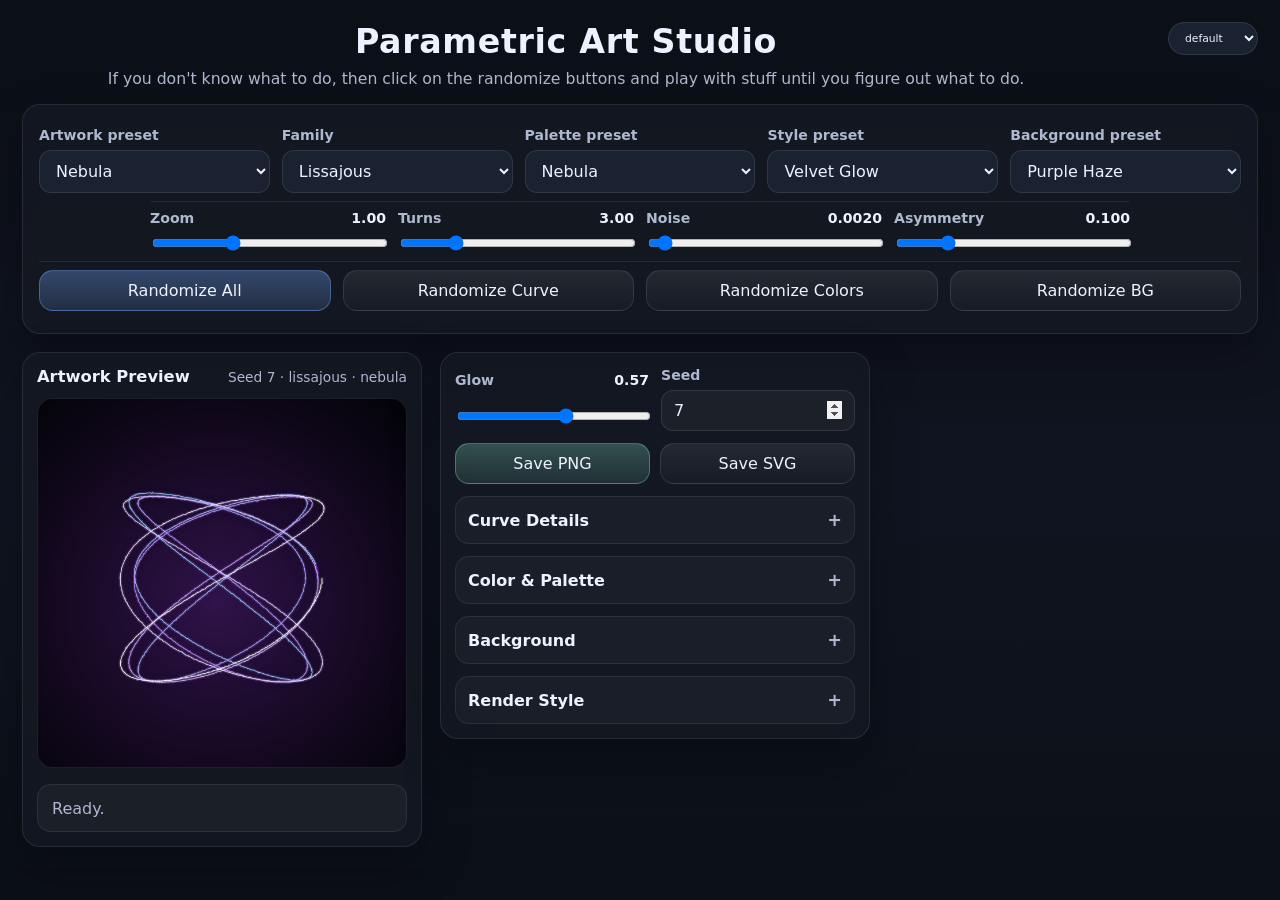
<file: new.html>
<!doctype html>
<html lang="en">
  <head>
    <meta charset="utf-8" />
    <meta name="viewport" content="width=device-width, initial-scale=1" />
    <title>Parametric Art Studio</title>
    <link rel="stylesheet" href="./css/base.css" />
    <link id="theme-link" rel="stylesheet" href="./css/theme-default.css" />
  </head>
  <body>
    <div class="app">
      <div class="header">
        <div class="theme-slot">
          <select
            id="theme_select"
            class="theme-select"
            aria-label="Select theme"
          >
            <option value="default" selected>default</option>
            <option value="aurora">aurora</option>
            <option value="ember">ember</option>
            <option value="noir">noir</option>
          </select>
        </div>
        <h1>Parametric Art Studio</h1>
        <p>
          If you don't know what to do, then click on the randomize buttons and
          play with stuff until you figure out what to do.
        </p>
      </div>

      <section class="quick-create">
        <div class="qc-row row-presets">
          <div class="control">
            <label for="artwork_preset">Artwork preset</label
            ><select id="artwork_preset"></select>
          </div>
          <div class="control">
            <label for="family">Family</label
            ><select id="family"></select>
          </div>
          <div class="control">
            <label for="palette_preset">Palette preset</label
            ><select id="palette_preset"></select>
          </div>
          <div class="control">
            <label for="style_preset">Style preset</label
            ><select id="style_preset"></select>
          </div>
          <div class="control">
            <label for="background_preset">Background preset</label
            ><select id="background_preset"></select>
          </div>
        </div>
        <div class="qc-row row-shared">
          <div class="control">
            <label for="zoom"
              >Zoom
              <span
                class="readout"
                data-output-for="zoom"
                data-decimals="2"
              ></span
            ></label>
            <input id="zoom" type="range" min="0.5" max="2" step="0.01" />
          </div>
          <div class="control">
            <label for="turns"
              >Turns
              <span
                class="readout"
                data-output-for="turns"
                data-decimals="2"
              ></span
            ></label>
            <input id="turns" type="range" min="0.5" max="12" step="0.1" />
          </div>
          <div class="control">
            <label for="noise_strength"
              >Noise
              <span
                class="readout"
                data-output-for="noise_strength"
                data-decimals="4"
              ></span
            ></label>
            <input
              id="noise_strength"
              type="range"
              min="0"
              max="0.05"
              step="0.0005"
            />
          </div>
          <div class="control">
            <label for="asymmetry"
              >Asymmetry
              <span
                class="readout"
                data-output-for="asymmetry"
                data-decimals="3"
              ></span
            ></label>
            <input id="asymmetry" type="range" min="0" max="0.5" step="0.005" />
          </div>
        </div>
        <div class="qc-row row-actions">
          <button id="btn_randomize_all" class="primary">Randomize All</button>
          <button id="btn_randomize_curve">Randomize Curve</button>
          <button id="btn_randomize_colors">Randomize Colors</button>
          <button id="btn_randomize_background">Randomize BG</button>
        </div>
      </section>

      <section class="main">
        <div class="preview-card">
          <div class="preview-top">
            <h2>Artwork Preview</h2>
            <div class="preview-meta" id="preview_meta">
              Seed 7 · lissajous · nebula
            </div>
          </div>
          <div class="preview-wrap">
            <canvas id="preview"></canvas>
          </div>
          <div class="status" id="status">Ready.</div>
        </div>

        <div class="controls-card sticky">
          <div class="control-grid-2">
            <div class="control">
              <label for="glow_macro"
                >Glow
                <span
                  class="readout"
                  data-output-for="glow_macro"
                  data-decimals="2"
                ></span
              ></label>
              <input id="glow_macro" type="range" min="0" max="1" step="0.01" />
            </div>
            <div class="control">
              <label for="seed">Seed</label>
              <input id="seed" type="number" min="0" max="9999" step="1" />
            </div>
          </div>

          <div class="button-row">
            <button id="btn_save_png" class="success">Save PNG</button>
            <button id="btn_save_svg">Save SVG</button>
          </div>

          <details>
            <summary>Curve Details</summary>
            <div class="panel-body">
              <div id="curve_box_lissajous" class="subgroup">
                <div class="subgroup-title">Lissajous</div>
                <div class="control">
                  <label for="liss_a"
                    >A frequency
                    <span
                      class="readout"
                      data-output-for="liss_a"
                      data-decimals="0"
                    ></span></label
                  ><input id="liss_a" type="range" min="1" max="12" step="1" />
                </div>
                <div class="control">
                  <label for="liss_b"
                    >B frequency
                    <span
                      class="readout"
                      data-output-for="liss_b"
                      data-decimals="0"
                    ></span></label
                  ><input id="liss_b" type="range" min="1" max="12" step="1" />
                </div>
                <div class="control">
                  <label for="liss_delta"
                    >Phase
                    <span
                      class="readout"
                      data-output-for="liss_delta"
                      data-decimals="2"
                    ></span></label
                  ><input
                    id="liss_delta"
                    type="range"
                    min="0"
                    max="6.283185307179586"
                    step="0.01"
                  />
                </div>
              </div>
              <div id="curve_box_rose" class="subgroup">
                <div class="subgroup-title">Rose</div>
                <div class="control">
                  <label for="rose_k"
                    >Petal k
                    <span
                      class="readout"
                      data-output-for="rose_k"
                      data-decimals="0"
                    ></span></label
                  ><input id="rose_k" type="range" min="1" max="16" step="1" />
                </div>
                <div class="control">
                  <label for="rose_radial_wobble"
                    >Radial wobble
                    <span
                      class="readout"
                      data-output-for="rose_radial_wobble"
                      data-decimals="3"
                    ></span></label
                  ><input
                    id="rose_radial_wobble"
                    type="range"
                    min="0"
                    max="0.5"
                    step="0.005"
                  />
                </div>
                <div class="control">
                  <label for="rose_wobble_freq"
                    >Wobble frequency
                    <span
                      class="readout"
                      data-output-for="rose_wobble_freq"
                      data-decimals="0"
                    ></span></label
                  ><input
                    id="rose_wobble_freq"
                    type="range"
                    min="1"
                    max="20"
                    step="1"
                  />
                </div>
              </div>
              <div id="curve_box_epitrochoid" class="subgroup">
                <div class="subgroup-title">Epitrochoid</div>
                <div class="control">
                  <label for="epi_R"
                    >Outer R
                    <span
                      class="readout"
                      data-output-for="epi_R"
                      data-decimals="0"
                    ></span></label
                  ><input id="epi_R" type="range" min="1" max="12" step="1" />
                </div>
                <div class="control">
                  <label for="epi_r"
                    >Inner r
                    <span
                      class="readout"
                      data-output-for="epi_r"
                      data-decimals="0"
                    ></span></label
                  ><input id="epi_r" type="range" min="1" max="12" step="1" />
                </div>
                <div class="control">
                  <label for="epi_d"
                    >Offset d
                    <span
                      class="readout"
                      data-output-for="epi_d"
                      data-decimals="2"
                    ></span></label
                  ><input id="epi_d" type="range" min="0" max="12" step="0.1" />
                </div>
              </div>
              <div id="curve_box_burst" class="subgroup">
                <div class="subgroup-title">Burst</div>
                <div class="control">
                  <label for="burst_amp1"
                    >Amp 1
                    <span
                      class="readout"
                      data-output-for="burst_amp1"
                      data-decimals="2"
                    ></span></label
                  ><input
                    id="burst_amp1"
                    type="range"
                    min="0"
                    max="1"
                    step="0.01"
                  />
                </div>
                <div class="control">
                  <label for="burst_amp2"
                    >Amp 2
                    <span
                      class="readout"
                      data-output-for="burst_amp2"
                      data-decimals="2"
                    ></span></label
                  ><input
                    id="burst_amp2"
                    type="range"
                    min="0"
                    max="1"
                    step="0.01"
                  />
                </div>
                <div class="control">
                  <label for="burst_f1"
                    >Freq 1
                    <span
                      class="readout"
                      data-output-for="burst_f1"
                      data-decimals="0"
                    ></span></label
                  ><input
                    id="burst_f1"
                    type="range"
                    min="1"
                    max="30"
                    step="1"
                  />
                </div>
                <div class="control">
                  <label for="burst_f2"
                    >Freq 2
                    <span
                      class="readout"
                      data-output-for="burst_f2"
                      data-decimals="0"
                    ></span></label
                  ><input
                    id="burst_f2"
                    type="range"
                    min="1"
                    max="30"
                    step="1"
                  />
                </div>
                <div class="control">
                  <label for="burst_delta"
                    >Phase
                    <span
                      class="readout"
                      data-output-for="burst_delta"
                      data-decimals="2"
                    ></span></label
                  ><input
                    id="burst_delta"
                    type="range"
                    min="0"
                    max="6.283185307179586"
                    step="0.01"
                  />
                </div>
              </div>
            </div>
          </details>

          <details>
            <summary>Color &amp; Palette</summary>
            <div class="panel-body">
              <div class="control">
                <label for="color_mode">Mode</label
                ><select id="color_mode"></select>
              </div>

              <div id="color_box_palette" class="subgroup">
                <div class="subgroup-title">Palette</div>
                <div class="control">
                  <label for="palette_name">Palette</label
                  ><select id="palette_name"></select>
                </div>
                <div class="control">
                  <label for="palette_distribution">Distribution</label
                  ><select id="palette_distribution"></select>
                </div>
                <label class="inline-check"
                  ><span>Manual palette</span
                  ><input id="palette_manual_enabled" type="checkbox"
                /></label>
                <div id="palette_manual_block">
                  <div class="control">
                    <label for="palette_size"
                      >Palette size
                      <span
                        class="readout"
                        data-output-for="palette_size"
                        data-decimals="0"
                      ></span></label
                    ><input
                      id="palette_size"
                      type="range"
                      min="2"
                      max="6"
                      step="1"
                    />
                  </div>
                  <div class="palette-grid">
                    <div class="control" id="palette_color_wrap_1">
                      <label for="palette_color_1">Color 1</label
                      ><input id="palette_color_1" type="color" />
                    </div>
                    <div class="control" id="palette_color_wrap_2">
                      <label for="palette_color_2">Color 2</label
                      ><input id="palette_color_2" type="color" />
                    </div>
                    <div class="control" id="palette_color_wrap_3">
                      <label for="palette_color_3">Color 3</label
                      ><input id="palette_color_3" type="color" />
                    </div>
                    <div class="control" id="palette_color_wrap_4">
                      <label for="palette_color_4">Color 4</label
                      ><input id="palette_color_4" type="color" />
                    </div>
                    <div class="control" id="palette_color_wrap_5">
                      <label for="palette_color_5">Color 5</label
                      ><input id="palette_color_5" type="color" />
                    </div>
                    <div class="control" id="palette_color_wrap_6">
                      <label for="palette_color_6">Color 6</label
                      ><input id="palette_color_6" type="color" />
                    </div>
                  </div>
                </div>
              </div>

              <div id="color_box_colormap" class="subgroup">
                <div class="subgroup-title">Colormap</div>
                <div class="control">
                  <label for="colormap">Colormap</label
                  ><select id="colormap"></select>
                </div>
                <div class="control">
                  <label for="colormap_span_lo"
                    >Span low
                    <span
                      class="readout"
                      data-output-for="colormap_span_lo"
                      data-decimals="2"
                    ></span></label
                  ><input
                    id="colormap_span_lo"
                    type="range"
                    min="0"
                    max="1"
                    step="0.01"
                  />
                </div>
                <div class="control">
                  <label for="colormap_span_hi"
                    >Span high
                    <span
                      class="readout"
                      data-output-for="colormap_span_hi"
                      data-decimals="2"
                    ></span></label
                  ><input
                    id="colormap_span_hi"
                    type="range"
                    min="0"
                    max="1"
                    step="0.01"
                  />
                </div>
              </div>

              <div class="control">
                <label for="curve_opacity"
                  >Curve opacity
                  <span
                    class="readout"
                    data-output-for="curve_opacity"
                    data-decimals="2"
                  ></span></label
                ><input
                  id="curve_opacity"
                  type="range"
                  min="0.1"
                  max="1"
                  step="0.01"
                />
              </div>
              <div class="control">
                <label for="num_curve_colors"
                  >Curve colors
                  <span
                    class="readout"
                    data-output-for="num_curve_colors"
                    data-decimals="0"
                  ></span></label
                ><input
                  id="num_curve_colors"
                  type="range"
                  min="1"
                  max="12"
                  step="1"
                />
              </div>
              <div class="control">
                <label for="color_shift"
                  >Color shift
                  <span
                    class="readout"
                    data-output-for="color_shift"
                    data-decimals="2"
                  ></span></label
                ><input
                  id="color_shift"
                  type="range"
                  min="-0.5"
                  max="0.5"
                  step="0.01"
                />
              </div>
            </div>
          </details>

          <details>
            <summary>Background</summary>
            <div class="panel-body">
              <div class="control">
                <label for="background_mode">Background mode</label
                ><select id="background_mode"></select>
              </div>

              <div id="bg_box_solid" class="subgroup">
                <div class="subgroup-title">Solid</div>
                <div class="control">
                  <label for="bg_solid_color">Color</label
                  ><input id="bg_solid_color" type="color" />
                </div>
              </div>
              <div id="bg_box_linear" class="subgroup">
                <div class="subgroup-title">Linear</div>
                <div class="control">
                  <label for="bg_linear_top">Top</label
                  ><input id="bg_linear_top" type="color" />
                </div>
                <div class="control">
                  <label for="bg_linear_bottom">Bottom</label
                  ><input id="bg_linear_bottom" type="color" />
                </div>
                <div class="control">
                  <label for="bg_linear_angle"
                    >Angle
                    <span
                      class="readout"
                      data-output-for="bg_linear_angle"
                      data-decimals="0"
                    ></span></label
                  ><input
                    id="bg_linear_angle"
                    type="range"
                    min="0"
                    max="180"
                    step="1"
                  />
                </div>
              </div>
              <div id="bg_box_radial" class="subgroup">
                <div class="subgroup-title">Radial</div>
                <div class="control">
                  <label for="bg_radial_inner">Inner</label
                  ><input id="bg_radial_inner" type="color" />
                </div>
                <div class="control">
                  <label for="bg_radial_outer">Outer</label
                  ><input id="bg_radial_outer" type="color" />
                </div>
                <div class="control">
                  <label for="bg_radial_center_x"
                    >Center X
                    <span
                      class="readout"
                      data-output-for="bg_radial_center_x"
                      data-decimals="2"
                    ></span></label
                  ><input
                    id="bg_radial_center_x"
                    type="range"
                    min="0"
                    max="1"
                    step="0.01"
                  />
                </div>
                <div class="control">
                  <label for="bg_radial_center_y"
                    >Center Y
                    <span
                      class="readout"
                      data-output-for="bg_radial_center_y"
                      data-decimals="2"
                    ></span></label
                  ><input
                    id="bg_radial_center_y"
                    type="range"
                    min="0"
                    max="1"
                    step="0.01"
                  />
                </div>
                <div class="control">
                  <label for="bg_radial_radius_bias"
                    >Radius bias
                    <span
                      class="readout"
                      data-output-for="bg_radial_radius_bias"
                      data-decimals="2"
                    ></span></label
                  ><input
                    id="bg_radial_radius_bias"
                    type="range"
                    min="0.25"
                    max="2"
                    step="0.01"
                  />
                </div>
              </div>
              <div id="bg_box_mesh" class="subgroup">
                <div class="subgroup-title">Mesh</div>
                <div class="control">
                  <label for="bg_mesh_tl">Top left</label
                  ><input id="bg_mesh_tl" type="color" />
                </div>
                <div class="control">
                  <label for="bg_mesh_tr">Top right</label
                  ><input id="bg_mesh_tr" type="color" />
                </div>
                <div class="control">
                  <label for="bg_mesh_bl">Bottom left</label
                  ><input id="bg_mesh_bl" type="color" />
                </div>
                <div class="control">
                  <label for="bg_mesh_br">Bottom right</label
                  ><input id="bg_mesh_br" type="color" />
                </div>
              </div>

              <div class="control">
                <label for="bg_brightness"
                  >Brightness
                  <span
                    class="readout"
                    data-output-for="bg_brightness"
                    data-decimals="2"
                  ></span></label
                ><input
                  id="bg_brightness"
                  type="range"
                  min="0.5"
                  max="1.5"
                  step="0.01"
                />
              </div>
              <div class="control">
                <label for="bg_contrast"
                  >Contrast
                  <span
                    class="readout"
                    data-output-for="bg_contrast"
                    data-decimals="2"
                  ></span></label
                ><input
                  id="bg_contrast"
                  type="range"
                  min="0.5"
                  max="1.5"
                  step="0.01"
                />
              </div>
              <div class="control">
                <label for="bg_texture_strength"
                  >Texture
                  <span
                    class="readout"
                    data-output-for="bg_texture_strength"
                    data-decimals="3"
                  ></span></label
                ><input
                  id="bg_texture_strength"
                  type="range"
                  min="0"
                  max="0.25"
                  step="0.005"
                />
              </div>
              <div class="control">
                <label for="bg_vignette_strength"
                  >Vignette
                  <span
                    class="readout"
                    data-output-for="bg_vignette_strength"
                    data-decimals="2"
                  ></span></label
                ><input
                  id="bg_vignette_strength"
                  type="range"
                  min="0"
                  max="0.8"
                  step="0.01"
                />
              </div>
            </div>
          </details>

          <details>
            <summary>Render Style</summary>
            <div class="panel-body">
              <div class="control">
                <label for="line_width"
                  >Line width
                  <span
                    class="readout"
                    data-output-for="line_width"
                    data-decimals="2"
                  ></span></label
                ><input
                  id="line_width"
                  type="range"
                  min="0.3"
                  max="5"
                  step="0.01"
                />
              </div>
              <div class="control">
                <label for="glow_layers"
                  >Glow layers
                  <span
                    class="readout"
                    data-output-for="glow_layers"
                    data-decimals="0"
                  ></span></label
                ><input
                  id="glow_layers"
                  type="range"
                  min="0"
                  max="20"
                  step="1"
                />
              </div>
              <div class="control">
                <label for="glow_alpha"
                  >Glow alpha
                  <span
                    class="readout"
                    data-output-for="glow_alpha"
                    data-decimals="3"
                  ></span></label
                ><input
                  id="glow_alpha"
                  type="range"
                  min="0"
                  max="0.2"
                  step="0.001"
                />
              </div>
              <div class="control">
                <label for="glow_scale"
                  >Glow scale
                  <span
                    class="readout"
                    data-output-for="glow_scale"
                    data-decimals="2"
                  ></span></label
                ><input
                  id="glow_scale"
                  type="range"
                  min="1"
                  max="6"
                  step="0.01"
                />
              </div>
              <div class="control">
                <label for="main_alpha"
                  >Main alpha
                  <span
                    class="readout"
                    data-output-for="main_alpha"
                    data-decimals="2"
                  ></span></label
                ><input
                  id="main_alpha"
                  type="range"
                  min="0.1"
                  max="1"
                  step="0.01"
                />
              </div>
              <label class="inline-check"
                ><span>Mystery Switch</span
                ><input id="segment_blending" type="checkbox"
              /></label>
            </div>
          </details>
        </div>
      </section>
    </div>

    <script>
      const DATA = {
        FAMILY_OPTIONS: [
          ["Lissajous", "lissajous"],
          ["Rose", "rose"],
          ["Epitrochoid", "epitrochoid"],
          ["Burst", "burst"],
        ],
        COLOR_MODE_OPTIONS: [
          ["Palette", "palette"],
          ["Colormap", "colormap"],
        ],
        BACKGROUND_MODE_OPTIONS: [
          ["Solid", "solid"],
          ["Linear", "linear"],
          ["Radial", "radial"],
          ["Mesh", "mesh"],
        ],
        PALETTE_DISTRIBUTION_OPTIONS: [
          ["Even Segments", "even_segments"],
          ["Weighted", "weighted"],
          ["Gradient Blend", "gradient_blend"],
        ],
        DEFAULT_RANDOMIZATION_INTENSITY: "moderate",
        CURATED_COLORMAPS: [
          "winter",
          "spring",
          "summer",
          "autumn",
          "viridis",
          "plasma",
          "cividis",
          "cool",
          "twilight",
          "turbo",
          "hsv",
          "jet",
        ],
        POINTS: 10000,
        PALETTE_PRESETS: {
          custom: [],
          nebula: ["#8fd3ff", "#bf8fff", "#ffffff"],
          aurora: ["#72f1b8", "#7ea8ff", "#d9a7ff"],
          ember: ["#ffb347", "#ff7043", "#fff1cc"],
          sunset_bloom: ["#ff8fa3", "#ffc6a5", "#ffe8d6"],
          ice_mono: ["#dff6ff", "#89c2ff", "#5a87ff"],
          noir_neon: ["#f5f5f5", "#ff00aa", "#101010"],
          gold_filament: ["#ffd166", "#fff1b6", "#8c6a00"],
          plasma: ["#00e5ff", "#7b61ff", "#ffffff"],
        },
        BACKGROUND_PRESETS: {
          custom: { mode: "linear" },
          deep_space: {
            mode: "linear",
            linear: { top: "#120a2a", bottom: "#030308", angle: 90 },
          },
          purple_haze: {
            mode: "radial",
            radial: {
              inner: "#31134b",
              outer: "#030308",
              center_x: 0.48,
              center_y: 0.56,
              radius_bias: 1.0,
            },
          },
          ember_fog: {
            mode: "radial",
            radial: {
              inner: "#4b180f",
              outer: "#040202",
              center_x: 0.52,
              center_y: 0.45,
              radius_bias: 1.15,
            },
          },
          cyan_void: {
            mode: "linear",
            linear: { top: "#07111d", bottom: "#020204", angle: 90 },
          },
          twilight_mesh: {
            mode: "mesh",
            mesh: {
              tl: "#160a2f",
              tr: "#09203f",
              bl: "#030308",
              br: "#1e0d2b",
            },
          },
          warm_smoke: {
            mode: "linear",
            linear: { top: "#2b160f", bottom: "#060303", angle: 90 },
          },
          velvet_black: {
            mode: "radial",
            radial: {
              inner: "#171721",
              outer: "#020202",
              center_x: 0.5,
              center_y: 0.5,
              radius_bias: 0.9,
            },
          },
          aurora_night: {
            mode: "linear",
            linear: { top: "#0b1a20", bottom: "#130d29", angle: 90 },
          },
        },
        STYLE_PRESETS: {
          custom: {},
          fine_wire: {
            line_width: 1.0,
            glow_layers: 4,
            glow_alpha: 0.025,
            glow_scale: 1.4,
            main_alpha: 0.98,
          },
          velvet_glow: {
            line_width: 1.6,
            glow_layers: 8,
            glow_alpha: 0.055,
            glow_scale: 2.0,
            main_alpha: 0.95,
          },
          plasma_bloom: {
            line_width: 1.2,
            glow_layers: 12,
            glow_alpha: 0.075,
            glow_scale: 2.6,
            main_alpha: 0.96,
          },
          poster_crisp: {
            line_width: 1.9,
            glow_layers: 2,
            glow_alpha: 0.015,
            glow_scale: 1.15,
            main_alpha: 1.0,
          },
          ghost_trace: {
            line_width: 0.9,
            glow_layers: 6,
            glow_alpha: 0.03,
            glow_scale: 1.7,
            main_alpha: 0.85,
          },
        },
        ARTWORK_PRESETS: {
          custom: {},
          nebula: {
            curve: {
              family: "lissajous",
              turns: 3.0,
              asymmetry: 0.1,
              noise_strength: 0.002,
              params: { a: 3, b: 2, delta: 1.8 },
            },
            style_preset: "velvet_glow",
            palette_preset: "nebula",
            background_preset: "purple_haze",
            color: { mode: "palette", curve_color: "#9ed8ff" },
            meta_seed: 7,
          },
          flower: {
            curve: {
              family: "rose",
              turns: 2.0,
              asymmetry: 0.05,
              noise_strength: 0.001,
              params: { k: 7, radial_wobble: 0.12, wobble_freq: 8 },
            },
            style_preset: "velvet_glow",
            palette_preset: "sunset_bloom",
            background_preset: "ember_fog",
            color: { mode: "palette", curve_color: "#ffd7e6" },
            meta_seed: 12,
          },
          electric: {
            curve: {
              family: "burst",
              turns: 3.0,
              asymmetry: 0.22,
              noise_strength: 0.004,
              params: { amp1: 0.45, amp2: 0.25, f1: 9, f2: 17, delta: 0.7 },
            },
            style_preset: "plasma_bloom",
            palette_preset: "plasma",
            background_preset: "cyan_void",
            color: { mode: "palette" },
            meta_seed: 21,
          },
          spiro: {
            curve: {
              family: "epitrochoid",
              turns: 6.0,
              asymmetry: 0.03,
              noise_strength: 0.0,
              params: { R: 5, r: 3, d: 5 },
            },
            style_preset: "fine_wire",
            palette_preset: "gold_filament",
            background_preset: "warm_smoke",
            color: { mode: "palette", curve_color: "#fff1b6" },
            meta_seed: 4,
          },
          ember_bloom: {
            curve: {
              family: "rose",
              turns: 2.2,
              asymmetry: 0.08,
              noise_strength: 0.0015,
              params: { k: 5, radial_wobble: 0.09, wobble_freq: 6 },
            },
            style_preset: "velvet_glow",
            palette_preset: "ember",
            background_preset: "ember_fog",
            color: { mode: "palette" },
            meta_seed: 17,
          },
          aurora_wire: {
            curve: {
              family: "lissajous",
              turns: 2.5,
              asymmetry: 0.07,
              noise_strength: 0.001,
              params: { a: 4, b: 7, delta: 0.9 },
            },
            style_preset: "ghost_trace",
            palette_preset: "aurora",
            background_preset: "aurora_night",
            color: { mode: "palette" },
            meta_seed: 8,
          },
          noir_neon: {
            curve: {
              family: "epitrochoid",
              turns: 5.0,
              asymmetry: 0.02,
              noise_strength: 0.0,
              params: { R: 7, r: 4, d: 5 },
            },
            style_preset: "poster_crisp",
            palette_preset: "noir_neon",
            background_preset: "velvet_black",
            color: { mode: "palette", curve_color: "#f5f5f5" },
            meta_seed: 30,
          },
          plasma_halo: {
            curve: {
              family: "burst",
              turns: 4.0,
              asymmetry: 0.2,
              noise_strength: 0.006,
              params: { amp1: 0.52, amp2: 0.18, f1: 11, f2: 19, delta: 0.35 },
            },
            style_preset: "plasma_bloom",
            palette_preset: "plasma",
            background_preset: "deep_space",
            color: { mode: "palette" },
            meta_seed: 26,
          },
        },
        FAMILY_PARAM_DEFAULTS: {
          lissajous: { a: 3.0, b: 2.0, delta: 1.5707963267948966 },
          rose: { k: 5.0, radial_wobble: 0.12, wobble_freq: 6.0 },
          epitrochoid: { R: 5.0, r: 3.0, d: 5.0 },
          burst: { amp1: 0.45, amp2: 0.22, f1: 8.0, f2: 17.0, delta: 0.3 },
        },
        PARAM_RANGES: {
          "curve.turns": [0.5, 12.0],
          "curve.asymmetry": [0.0, 0.5],
          "curve.noise_strength": [0.0, 0.05],
          "curve.zoom": [0.5, 2.0],
          "style.line_width": [0.3, 5.0],
          "style.glow_layers": [0, 20],
          "style.glow_alpha": [0.0, 0.2],
          "style.glow_scale": [1.0, 6.0],
          "style.main_alpha": [0.1, 1.0],
          "background.brightness": [0.5, 1.5],
          "background.contrast": [0.5, 1.5],
          "background.texture_strength": [0.0, 0.25],
          "background.vignette_strength": [0.0, 0.8],
          "lissajous.a": [1, 12],
          "lissajous.b": [1, 12],
          "lissajous.delta": [0, 6.283185307179586],
          "rose.k": [1, 16],
          "rose.radial_wobble": [0.0, 0.5],
          "rose.wobble_freq": [1, 20],
          "epitrochoid.R": [1, 12],
          "epitrochoid.r": [1, 12],
          "epitrochoid.d": [0, 12],
          "burst.amp1": [0.0, 1.0],
          "burst.amp2": [0.0, 1.0],
          "burst.f1": [1, 30],
          "burst.f2": [1, 30],
          "burst.delta": [0, 6.283185307179586],
        },
        DEFAULT_SETTINGS: {
          meta: {
            artwork_preset: "nebula",
            style_preset: "velvet_glow",
            palette_preset: "nebula",
            background_preset: "purple_haze",
            seed: 7,
          },
          curve: {
            family: "lissajous",
            turns: 3.0,
            asymmetry: 0.1,
            noise_strength: 0.002,
            zoom: 1.0,
            params: { a: 3.0, b: 2.0, delta: 1.5707963267948966 },
          },
          style: {
            glow_macro: 0.6,
            line_width: 1.6,
            glow_layers: 8,
            glow_alpha: 0.055,
            glow_scale: 2.0,
            main_alpha: 0.95,
            segment_blending: true,
          },
          color: {
            mode: "palette",
            curve_color: "#9ed8ff",
            palette_name: "nebula",
            palette_colors: ["#8fd3ff", "#bf8fff", "#ffffff"],
            palette_size: 3,
            palette_distribution: "even_segments",
            colormap: "viridis",
            colormap_span: [0.1, 0.9],
            num_curve_colors: 3,
            curve_opacity: 0.95,
            color_shift: 0.0,
            manual_palette: false,
          },
          background: {
            mode: "radial",
            preset: "purple_haze",
            solid_color: "#05060a",
            linear: { top: "#120a2a", bottom: "#030308", angle: 90 },
            radial: {
              inner: "#31134b",
              outer: "#030308",
              center_x: 0.48,
              center_y: 0.56,
              radius_bias: 1.0,
            },
            mesh: {
              tl: "#160a2f",
              tr: "#09203f",
              bl: "#030308",
              br: "#1e0d2b",
            },
            brightness: 1.0,
            contrast: 1.0,
            texture_strength: 0.0,
            vignette_strength: 0.12,
          },
        },
      };

      const CMAPS = {
        winter: ["#0000ff", "#00ffff"],
        spring: ["#ff00ff", "#ffff00"],
        summer: ["#008066", "#ffff66"],
        autumn: ["#ff0000", "#ffff00"],
        viridis: ["#440154", "#3b528b", "#21908d", "#5dc963", "#fde725"],
        plasma: ["#0d0887", "#7e03a8", "#cc4778", "#f89540", "#f0f921"],
        cividis: ["#00204c", "#424086", "#7a7c78", "#bcae6c", "#fee838"],
        cool: ["#00ffff", "#ff00ff"],
        twilight: ["#e2d9e2", "#7b85d4", "#35204a", "#9177a8", "#e2d9e2"],
        turbo: [
          "#30123b",
          "#4145ab",
          "#2ab0ff",
          "#7ded47",
          "#f9ba38",
          "#e53935",
        ],
        hsv: [
          "#ff0000",
          "#ffff00",
          "#00ff00",
          "#00ffff",
          "#0000ff",
          "#ff00ff",
          "#ff0000",
        ],
        jet: ["#00007f", "#0000ff", "#00ffff", "#ffff00", "#ff0000", "#7f0000"],
      };

      const NON_COMPOSITION_WIDGET_KEYS = new Set(["seed"]);
      const CURVE_WIDGET_KEYS = new Set([
        "family",
        "turns",
        "asymmetry",
        "noise_strength",
        "zoom",
        "liss_a",
        "liss_b",
        "liss_delta",
        "rose_k",
        "rose_radial_wobble",
        "rose_wobble_freq",
        "epi_R",
        "epi_r",
        "epi_d",
        "burst_amp1",
        "burst_amp2",
        "burst_f1",
        "burst_f2",
        "burst_delta",
      ]);
      const STYLE_WIDGET_KEYS = new Set([
        "glow_macro",
        "line_width",
        "glow_layers",
        "glow_alpha",
        "glow_scale",
        "main_alpha",
        "segment_blending",
      ]);
      const PALETTE_WIDGET_KEYS = new Set([
        "color_mode",
        "palette_name",
        "palette_manual_enabled",
        "palette_size",
        "palette_distribution",
        "colormap",
        "colormap_span_lo",
        "colormap_span_hi",
        "curve_opacity",
        "num_curve_colors",
        "color_shift",
        "palette_color_1",
        "palette_color_2",
        "palette_color_3",
        "palette_color_4",
        "palette_color_5",
        "palette_color_6",
      ]);
      const BACKGROUND_WIDGET_KEYS = new Set([
        "background_mode",
        "bg_solid_color",
        "bg_linear_top",
        "bg_linear_bottom",
        "bg_linear_angle",
        "bg_radial_inner",
        "bg_radial_outer",
        "bg_radial_center_x",
        "bg_radial_center_y",
        "bg_radial_radius_bias",
        "bg_mesh_tl",
        "bg_mesh_tr",
        "bg_mesh_bl",
        "bg_mesh_br",
        "bg_brightness",
        "bg_contrast",
        "bg_texture_strength",
        "bg_vignette_strength",
      ]);

      const previewCanvas = document.getElementById("preview");
      const statusEl = document.getElementById("status");
      const previewMeta = document.getElementById("preview_meta");
      const previewWrap = document.querySelector(".preview-wrap");
      const themeLinkEl = document.getElementById("theme-link");
      const THEME_FILES = {
        default: "./css/theme-default.css",
        aurora: "./css/theme-aurora.css",
        ember: "./css/theme-ember.css",
        noir: "./css/theme-noir.css",
      };

      let state = validateSettings(deepClone(DATA.DEFAULT_SETTINGS));
      let isSyncing = false;
      let renderQueued = false;
      let bgCache = new Map();
      let activeToastKind = "";

      function $(id) {
        return document.getElementById(id);
      }
      function deepClone(v) {
        return JSON.parse(JSON.stringify(v));
      }
      function clamp(v, lo, hi) {
        return Math.max(lo, Math.min(hi, v));
      }
      function lerp(a, b, t) {
        return (1 - t) * a + t * b;
      }
      function titleize(s) {
        return String(s)
          .replace(/_/g, " ")
          .replace(/\b\w/g, (m) => m.toUpperCase());
      }
      function applyTheme(themeName) {
        const nextTheme = Object.prototype.hasOwnProperty.call(
          THEME_FILES,
          themeName,
        )
          ? themeName
          : "default";
        themeLinkEl.href = THEME_FILES[nextTheme];
        document.documentElement.setAttribute("data-theme", nextTheme);
        $("theme_select").value = nextTheme;
      }
      function handleThemeChange() {
        applyTheme($("theme_select").value);
      }
      function nowTimestampStr() {
        const d = new Date();
        const pad = (n) => String(n).padStart(2, "0");
        return `${d.getFullYear()}${pad(d.getMonth() + 1)}${pad(d.getDate())}_${pad(d.getHours())}${pad(d.getMinutes())}${pad(d.getSeconds())}`;
      }
      function rgbaString(rgb, alpha = 1) {
        return `rgba(${Math.round(rgb[0] * 255)}, ${Math.round(rgb[1] * 255)}, ${Math.round(rgb[2] * 255)}, ${alpha})`;
      }
      function hexToRgb01(hex) {
        const clean = hex.replace("#", "");
        const n = parseInt(
          clean.length === 3
            ? clean
                .split("")
                .map((ch) => ch + ch)
                .join("")
            : clean,
          16,
        );
        return [
          ((n >> 16) & 255) / 255,
          ((n >> 8) & 255) / 255,
          (n & 255) / 255,
        ];
      }
      function rgb01ToHex(rgb) {
        const vals = rgb.map((v) => clamp(v, 0, 1));
        return (
          "#" +
          vals
            .map((v) =>
              Math.round(v * 255)
                .toString(16)
                .padStart(2, "0"),
            )
            .join("")
        );
      }
      function blendRgb(c1, c2, t) {
        return [
          lerp(c1[0], c2[0], t),
          lerp(c1[1], c2[1], t),
          lerp(c1[2], c2[2], t),
        ];
      }
      function rgbToHsv(r, g, b) {
        const max = Math.max(r, g, b),
          min = Math.min(r, g, b);
        const d = max - min;
        let h = 0;
        const s = max === 0 ? 0 : d / max;
        const v = max;
        if (d !== 0) {
          switch (max) {
            case r:
              h = (g - b) / d + (g < b ? 6 : 0);
              break;
            case g:
              h = (b - r) / d + 2;
              break;
            case b:
              h = (r - g) / d + 4;
              break;
          }
          h /= 6;
        }
        return [h, s, v];
      }
      function hsvToRgb(h, s, v) {
        let r, g, b;
        const i = Math.floor(h * 6);
        const f = h * 6 - i;
        const p = v * (1 - s);
        const q = v * (1 - f * s);
        const t = v * (1 - (1 - f) * s);
        switch (i % 6) {
          case 0:
            r = v;
            g = t;
            b = p;
            break;
          case 1:
            r = q;
            g = v;
            b = p;
            break;
          case 2:
            r = p;
            g = v;
            b = t;
            break;
          case 3:
            r = p;
            g = q;
            b = v;
            break;
          case 4:
            r = t;
            g = p;
            b = v;
            break;
          case 5:
            r = v;
            g = p;
            b = q;
            break;
        }
        return [r, g, b];
      }
      function shiftColorHue(hexColor, shift) {
        const rgb = hexToRgb01(hexColor);
        const [h, s, v] = rgbToHsv(rgb[0], rgb[1], rgb[2]);
        return rgb01ToHex(hsvToRgb((h + shift + 1) % 1, s, v));
      }
      function downloadBlob(filename, blob) {
        const url = URL.createObjectURL(blob);
        const a = document.createElement("a");
        a.href = url;
        a.download = filename;
        document.body.appendChild(a);
        a.click();
        setTimeout(() => {
          URL.revokeObjectURL(url);
          a.remove();
        }, 0);
      }
      class RNG {
        constructor(seed) {
          this.seed = Number(seed) >>> 0 || 1;
          this._spare = null;
        }
        random() {
          let t = (this.seed += 0x6d2b79f5);
          t = Math.imul(t ^ (t >>> 15), t | 1);
          t ^= t + Math.imul(t ^ (t >>> 7), t | 61);
          return ((t ^ (t >>> 14)) >>> 0) / 4294967296;
        }
        uniform(lo, hi) {
          return lo + (hi - lo) * this.random();
        }
        integers(lo, hi) {
          return Math.floor(this.uniform(lo, hi));
        }
        normal() {
          if (this._spare !== null) {
            const v = this._spare;
            this._spare = null;
            return v;
          }
          let u = 0,
            v = 0;
          while (u === 0) u = this.random();
          while (v === 0) v = this.random();
          const mag = Math.sqrt(-2 * Math.log(u));
          const z0 = mag * Math.cos(2 * Math.PI * v);
          const z1 = mag * Math.sin(2 * Math.PI * v);
          this._spare = z1;
          return z0;
        }
      }

      function makeDefaultCurveParams(family) {
        return deepClone(DATA.FAMILY_PARAM_DEFAULTS[family]);
      }
      function makeDefaultSettings() {
        return deepClone(DATA.DEFAULT_SETTINGS);
      }
      function inferGlowMacro(settings) {
        const s = settings.style;
        const components = [
          clamp(s.glow_layers / 14.0, 0, 1),
          clamp(s.glow_alpha / 0.085, 0, 1),
          clamp((s.glow_scale - 1.0) / 2.0, 0, 1),
        ];
        return clamp((components[0] + components[1] + components[2]) / 3, 0, 1);
      }
      function syncMacroControls(settings) {
        settings.style.glow_macro = inferGlowMacro(settings);
        return settings;
      }
      function applyGlowMacro(settings) {
        const g = clamp(Number(settings.style.glow_macro ?? 0.6), 0, 1);
        settings.style.glow_layers = Math.round(lerp(0, 14, g));
        settings.style.glow_alpha = lerp(0.0, 0.085, g);
        settings.style.glow_scale = lerp(1.0, 3.0, g);
        return settings;
      }
      function validateCurveSettings(settings) {
        const curve = settings.curve;
        const fams = new Set(DATA.FAMILY_OPTIONS.map((v) => v[1]));
        if (!fams.has(curve.family)) curve.family = "lissajous";
        curve.turns = clamp(
          Number(curve.turns),
          ...DATA.PARAM_RANGES["curve.turns"],
        );
        curve.asymmetry = clamp(
          Number(curve.asymmetry),
          ...DATA.PARAM_RANGES["curve.asymmetry"],
        );
        curve.noise_strength = clamp(
          Number(curve.noise_strength),
          ...DATA.PARAM_RANGES["curve.noise_strength"],
        );
        curve.zoom = clamp(
          Number(curve.zoom),
          ...DATA.PARAM_RANGES["curve.zoom"],
        );
        const base = makeDefaultCurveParams(curve.family);
        Object.assign(base, curve.params || {});
        if (curve.family === "lissajous") {
          base.a = clamp(Number(base.a), ...DATA.PARAM_RANGES["lissajous.a"]);
          base.b = clamp(Number(base.b), ...DATA.PARAM_RANGES["lissajous.b"]);
          base.delta = clamp(
            Number(base.delta),
            ...DATA.PARAM_RANGES["lissajous.delta"],
          );
        } else if (curve.family === "rose") {
          base.k = clamp(Number(base.k), ...DATA.PARAM_RANGES["rose.k"]);
          base.radial_wobble = clamp(
            Number(base.radial_wobble),
            ...DATA.PARAM_RANGES["rose.radial_wobble"],
          );
          base.wobble_freq = clamp(
            Number(base.wobble_freq),
            ...DATA.PARAM_RANGES["rose.wobble_freq"],
          );
        } else if (curve.family === "epitrochoid") {
          base.R = clamp(Number(base.R), ...DATA.PARAM_RANGES["epitrochoid.R"]);
          base.r = clamp(Number(base.r), ...DATA.PARAM_RANGES["epitrochoid.r"]);
          if (Math.abs(base.r) < 1e-6) base.r = 1;
          base.d = clamp(Number(base.d), ...DATA.PARAM_RANGES["epitrochoid.d"]);
        } else if (curve.family === "burst") {
          base.amp1 = clamp(
            Number(base.amp1),
            ...DATA.PARAM_RANGES["burst.amp1"],
          );
          base.amp2 = clamp(
            Number(base.amp2),
            ...DATA.PARAM_RANGES["burst.amp2"],
          );
          base.f1 = clamp(Number(base.f1), ...DATA.PARAM_RANGES["burst.f1"]);
          base.f2 = clamp(Number(base.f2), ...DATA.PARAM_RANGES["burst.f2"]);
          base.delta = clamp(
            Number(base.delta),
            ...DATA.PARAM_RANGES["burst.delta"],
          );
        }
        curve.params = base;
        return settings;
      }
      function validateColorSettings(settings) {
        const color = settings.color;
        const modes = new Set(DATA.COLOR_MODE_OPTIONS.map((v) => v[1]));
        if (!modes.has(color.mode)) color.mode = "palette";
        color.curve_color = color.curve_color || "#ffffff";
        color.curve_opacity = clamp(Number(color.curve_opacity), 0.1, 1);
        color.palette_size = Math.round(
          clamp(Number(color.palette_size), 2, 6),
        );
        color.num_curve_colors = Math.round(
          clamp(Number(color.num_curve_colors), 1, 12),
        );
        color.color_shift = clamp(Number(color.color_shift ?? 0), -0.5, 0.5);
        color.manual_palette = !!color.manual_palette;
        const distributions = new Set(
          DATA.PALETTE_DISTRIBUTION_OPTIONS.map((v) => v[1]),
        );
        if (!distributions.has(color.palette_distribution))
          color.palette_distribution = "even_segments";
        if (!(color.palette_name in DATA.PALETTE_PRESETS))
          color.palette_name = "nebula";
        if (!color.manual_palette) {
          const preset = DATA.PALETTE_PRESETS[color.palette_name] || [];
          if (preset.length) {
            color.palette_colors = deepClone(preset);
            color.palette_size = Math.round(
              clamp(color.palette_colors.length, 2, 6),
            );
          }
        }
        color.palette_colors = Array.isArray(color.palette_colors)
          ? [...color.palette_colors]
          : [];
        while (color.palette_colors.length < color.palette_size)
          color.palette_colors.push("#ffffff");
        color.palette_colors = color.palette_colors.slice(
          0,
          Math.max(6, color.palette_size),
        );
        let span = Array.isArray(color.colormap_span)
          ? [...color.colormap_span]
          : [0.1, 0.9];
        if (span.length !== 2) span = [0.1, 0.9];
        span = [
          clamp(Number(span[0]), 0, 1),
          clamp(Number(span[1]), 0, 1),
        ].sort((a, b) => a - b);
        if (span[1] - span[0] < 0.05) span[1] = Math.min(1, span[0] + 0.05);
        color.colormap_span = span;
        if (!DATA.CURATED_COLORMAPS.includes(color.colormap))
          color.colormap = DATA.CURATED_COLORMAPS[0];
        return settings;
      }
      function validateStyleSettings(settings) {
        const s = settings.style;
        s.glow_macro = clamp(Number(s.glow_macro ?? 0.6), 0, 1);
        s.line_width = clamp(
          Number(s.line_width),
          ...DATA.PARAM_RANGES["style.line_width"],
        );
        s.glow_layers = Math.round(
          clamp(
            Number(s.glow_layers),
            ...DATA.PARAM_RANGES["style.glow_layers"],
          ),
        );
        s.glow_alpha = clamp(
          Number(s.glow_alpha),
          ...DATA.PARAM_RANGES["style.glow_alpha"],
        );
        s.glow_scale = clamp(
          Number(s.glow_scale),
          ...DATA.PARAM_RANGES["style.glow_scale"],
        );
        s.main_alpha = clamp(
          Number(s.main_alpha),
          ...DATA.PARAM_RANGES["style.main_alpha"],
        );
        s.segment_blending = !!s.segment_blending;
        return settings;
      }
      function validateBackgroundSettings(settings) {
        const bg = settings.background;
        const modes = new Set(DATA.BACKGROUND_MODE_OPTIONS.map((v) => v[1]));
        if (!modes.has(bg.mode)) bg.mode = "linear";
        bg.brightness = clamp(
          Number(bg.brightness),
          ...DATA.PARAM_RANGES["background.brightness"],
        );
        bg.contrast = clamp(
          Number(bg.contrast),
          ...DATA.PARAM_RANGES["background.contrast"],
        );
        bg.texture_strength = clamp(
          Number(bg.texture_strength),
          ...DATA.PARAM_RANGES["background.texture_strength"],
        );
        bg.vignette_strength = clamp(
          Number(bg.vignette_strength),
          ...DATA.PARAM_RANGES["background.vignette_strength"],
        );
        bg.linear = Object.assign(
          { top: "#120a2a", bottom: "#030308", angle: 90 },
          bg.linear || {},
        );
        bg.radial = Object.assign(
          {
            inner: "#31134b",
            outer: "#030308",
            center_x: 0.5,
            center_y: 0.5,
            radius_bias: 1,
          },
          bg.radial || {},
        );
        bg.mesh = Object.assign(
          { tl: "#160a2f", tr: "#09203f", bl: "#030308", br: "#1e0d2b" },
          bg.mesh || {},
        );
        bg.radial.center_x = clamp(Number(bg.radial.center_x), 0, 1);
        bg.radial.center_y = clamp(Number(bg.radial.center_y), 0, 1);
        bg.radial.radius_bias = clamp(Number(bg.radial.radius_bias), 0.25, 2);
        bg.linear.angle = clamp(Number(bg.linear.angle), 0, 180);
        return settings;
      }
      function validateSettings(input) {
        const settings = deepClone(input);
        validateCurveSettings(settings);
        validateColorSettings(settings);
        validateBackgroundSettings(settings);
        validateStyleSettings(settings);
        syncMacroControls(settings);
        return settings;
      }
      function applyStylePreset(settings, presetName) {
        settings = deepClone(settings);
        if (!(presetName in DATA.STYLE_PRESETS))
          return validateSettings(settings);
        settings.meta.artwork_preset = "custom";
        settings.meta.style_preset = presetName;
        Object.assign(
          settings.style,
          deepClone(DATA.STYLE_PRESETS[presetName]),
        );
        return validateSettings(settings);
      }
      function applyPalettePreset(settings, presetName) {
        settings = deepClone(settings);
        settings.meta.artwork_preset = "custom";
        if (!(presetName in DATA.PALETTE_PRESETS) || presetName === "custom") {
          settings.meta.palette_preset = "custom";
          return validateSettings(settings);
        }
        settings.meta.palette_preset = presetName;
        settings.color.mode = "palette";
        settings.color.palette_name = presetName;
        settings.color.palette_colors = deepClone(
          DATA.PALETTE_PRESETS[presetName],
        );
        settings.color.palette_size = Math.min(
          6,
          settings.color.palette_colors.length,
        );
        settings.color.manual_palette = false;
        return validateSettings(settings);
      }
      function applyBackgroundPreset(settings, presetName) {
        settings = deepClone(settings);
        settings.meta.artwork_preset = "custom";
        if (
          !(presetName in DATA.BACKGROUND_PRESETS) ||
          presetName === "custom"
        ) {
          settings.meta.background_preset = "custom";
          settings.background.preset = "custom";
          return validateSettings(settings);
        }
        settings.meta.background_preset = presetName;
        const preset = DATA.BACKGROUND_PRESETS[presetName];
        settings.background.preset = presetName;
        settings.background.mode = preset.mode;
        if (preset.linear)
          Object.assign(settings.background.linear, deepClone(preset.linear));
        if (preset.radial)
          Object.assign(settings.background.radial, deepClone(preset.radial));
        if (preset.mesh)
          Object.assign(settings.background.mesh, deepClone(preset.mesh));
        return validateSettings(settings);
      }
      function applyArtworkPreset(settings, presetName) {
        settings = deepClone(settings);
        if (!(presetName in DATA.ARTWORK_PRESETS) || presetName === "custom") {
          settings.meta.artwork_preset = "custom";
          return validateSettings(settings);
        }
        const preset = DATA.ARTWORK_PRESETS[presetName];
        settings.meta.artwork_preset = presetName;
        settings.curve.family = preset.curve.family;
        settings.curve.params = makeDefaultCurveParams(settings.curve.family);
        Object.assign(settings.curve.params, deepClone(preset.curve.params));
        settings.curve.turns = preset.curve.turns;
        settings.curve.asymmetry = preset.curve.asymmetry;
        settings.curve.noise_strength = preset.curve.noise_strength;
        settings.meta.seed = preset.meta_seed ?? settings.meta.seed;
        settings = applyStylePreset(settings, preset.style_preset);
        settings = applyPalettePreset(settings, preset.palette_preset);
        settings = applyBackgroundPreset(settings, preset.background_preset);
        settings.meta.artwork_preset = presetName;
        Object.assign(settings.color, deepClone(preset.color || {}));
        return validateSettings(settings);
      }
      function markPresetsCustomIfNeeded(settings, changedKeys) {
        settings = deepClone(settings);
        if (!changedKeys) {
          settings.meta.artwork_preset = "custom";
          settings.meta.style_preset = "custom";
          settings.meta.palette_preset = "custom";
          settings.meta.background_preset = "custom";
          settings.background.preset = "custom";
          return settings;
        }
        const affected = new Set();
        for (const key of changedKeys) {
          if (!key || NON_COMPOSITION_WIDGET_KEYS.has(key)) continue;
          if (
            CURVE_WIDGET_KEYS.has(key) ||
            STYLE_WIDGET_KEYS.has(key) ||
            PALETTE_WIDGET_KEYS.has(key) ||
            BACKGROUND_WIDGET_KEYS.has(key)
          )
            affected.add("artwork");
          if (STYLE_WIDGET_KEYS.has(key)) affected.add("style");
          if (PALETTE_WIDGET_KEYS.has(key)) affected.add("palette");
          if (BACKGROUND_WIDGET_KEYS.has(key)) affected.add("background");
        }
        if (affected.has("artwork")) settings.meta.artwork_preset = "custom";
        if (affected.has("style")) settings.meta.style_preset = "custom";
        if (affected.has("palette")) settings.meta.palette_preset = "custom";
        if (affected.has("background")) {
          settings.meta.background_preset = "custom";
          settings.background.preset = "custom";
        }
        return settings;
      }
      function perturbValue(rng, value, lo, hi, intensity, integer = false) {
        const pct = { subtle: 0.1, moderate: 0.28, wild: 0.65 }[intensity];
        const span = hi - lo;
        let out =
          intensity === "wild"
            ? rng.uniform(lo, hi)
            : value + rng.normal() * pct * span;
        out = clamp(out, lo, hi);
        return integer ? Math.round(out) : out;
      }
      function chooseRelatedPalette(currentPaletteName, intensity, rng) {
        const names = Object.keys(DATA.PALETTE_PRESETS).filter(
          (k) => k !== "custom",
        );
        if (names.includes(currentPaletteName) && intensity === "subtle")
          return currentPaletteName;
        return names[rng.integers(0, names.length)];
      }
      function chooseRelatedBackground(currentBgName, intensity, rng) {
        const names = Object.keys(DATA.BACKGROUND_PRESETS).filter(
          (k) => k !== "custom",
        );
        if (names.includes(currentBgName) && intensity === "subtle")
          return currentBgName;
        return names[rng.integers(0, names.length)];
      }
      function randomizeLissajousParams(params, intensity, rng) {
        const curated = [
          [2, 3],
          [3, 4],
          [3, 5],
          [4, 7],
          [5, 8],
          [7, 5],
          [8, 3],
        ];
        let [a, b] =
          intensity === "subtle"
            ? [params.a, params.b]
            : curated[rng.integers(0, curated.length)];
        return {
          a: perturbValue(
            rng,
            a,
            ...DATA.PARAM_RANGES["lissajous.a"],
            intensity,
            true,
          ),
          b: perturbValue(
            rng,
            b,
            ...DATA.PARAM_RANGES["lissajous.b"],
            intensity,
            true,
          ),
          delta: perturbValue(
            rng,
            params.delta,
            ...DATA.PARAM_RANGES["lissajous.delta"],
            intensity,
            false,
          ),
        };
      }
      function randomizeRoseParams(params, intensity, rng) {
        return {
          k: perturbValue(
            rng,
            params.k,
            ...DATA.PARAM_RANGES["rose.k"],
            intensity,
            true,
          ),
          radial_wobble: perturbValue(
            rng,
            Math.min(params.radial_wobble, 0.25),
            ...DATA.PARAM_RANGES["rose.radial_wobble"],
            intensity,
            false,
          ),
          wobble_freq: perturbValue(
            rng,
            params.wobble_freq,
            ...DATA.PARAM_RANGES["rose.wobble_freq"],
            intensity,
            true,
          ),
        };
      }
      function randomizeEpitrochoidParams(params, intensity, rng) {
        const ratios = [
          [5, 3],
          [7, 4],
          [8, 3],
          [9, 5],
          [6, 2],
        ];
        let R, r;
        if (intensity === "wild") {
          R = rng.integers(3, 12);
          r = rng.integers(1, Math.max(2, R));
        } else {
          [R, r] = ratios[rng.integers(0, ratios.length)];
        }
        return {
          R: Number(R),
          r: Number(r),
          d: perturbValue(
            rng,
            params.d,
            ...DATA.PARAM_RANGES["epitrochoid.d"],
            intensity,
            false,
          ),
        };
      }
      function randomizeBurstParams(params, intensity, rng) {
        let f1 = perturbValue(
          rng,
          params.f1,
          ...DATA.PARAM_RANGES["burst.f1"],
          intensity,
          true,
        );
        let f2 = perturbValue(
          rng,
          params.f2,
          ...DATA.PARAM_RANGES["burst.f2"],
          intensity,
          true,
        );
        if (f1 === f2) f2 = clamp(f2 + 2, ...DATA.PARAM_RANGES["burst.f2"]);
        return {
          amp1: perturbValue(
            rng,
            Math.max(params.amp1, params.amp2),
            ...DATA.PARAM_RANGES["burst.amp1"],
            intensity,
            false,
          ),
          amp2: perturbValue(
            rng,
            Math.min(params.amp2, params.amp1),
            ...DATA.PARAM_RANGES["burst.amp2"],
            intensity,
            false,
          ),
          f1: Number(f1),
          f2: Number(f2),
          delta: perturbValue(
            rng,
            params.delta,
            ...DATA.PARAM_RANGES["burst.delta"],
            intensity,
            false,
          ),
        };
      }
      function resolveRandomizationIntensity(settings, intensity = null) {
        if (["subtle", "moderate", "wild"].includes(intensity))
          return intensity;
        return DATA.DEFAULT_RANDOMIZATION_INTENSITY;
      }
      function randomizeStyle(
        settings,
        intensity = null,
        rng = null,
        glowOnly = false,
      ) {
        settings = deepClone(settings);
        rng = rng || new RNG(settings.meta.seed + 222);
        intensity = resolveRandomizationIntensity(settings, intensity);
        settings.meta.artwork_preset = "custom";
        settings.meta.style_preset = "custom";
        if (!glowOnly) {
          settings.style.line_width = perturbValue(
            rng,
            settings.style.line_width,
            ...DATA.PARAM_RANGES["style.line_width"],
            intensity,
          );
          settings.style.main_alpha = perturbValue(
            rng,
            settings.style.main_alpha,
            ...DATA.PARAM_RANGES["style.main_alpha"],
            intensity,
          );
        }
        settings.style.glow_layers = perturbValue(
          rng,
          settings.style.glow_layers,
          ...DATA.PARAM_RANGES["style.glow_layers"],
          intensity,
          true,
        );
        settings.style.glow_alpha = perturbValue(
          rng,
          settings.style.glow_alpha,
          ...DATA.PARAM_RANGES["style.glow_alpha"],
          intensity,
        );
        settings.style.glow_scale = perturbValue(
          rng,
          settings.style.glow_scale,
          ...DATA.PARAM_RANGES["style.glow_scale"],
          intensity,
        );
        return validateSettings(settings);
      }
      function randomizePalette(settings, intensity = null, rng = null) {
        settings = deepClone(settings);
        rng = rng || new RNG(settings.meta.seed + 333);
        intensity = resolveRandomizationIntensity(settings, intensity);
        settings.meta.artwork_preset = "custom";
        settings.meta.palette_preset = "custom";
        const paletteName = chooseRelatedPalette(
          settings.color.palette_name,
          intensity,
          rng,
        );
        if (intensity === "wild" && rng.random() < 0.25) {
          settings.color.mode = "colormap";
          settings.color.colormap =
            DATA.CURATED_COLORMAPS[
              rng.integers(0, DATA.CURATED_COLORMAPS.length)
            ];
        } else {
          if (
            !DATA.COLOR_MODE_OPTIONS.map((v) => v[1]).includes(
              settings.color.mode,
            )
          )
            settings.color.mode = "palette";
          settings.color.palette_name = paletteName;
          settings.color.palette_colors = deepClone(
            DATA.PALETTE_PRESETS[paletteName],
          );
          settings.color.palette_size = Math.round(
            clamp(
              settings.color.palette_colors.length + rng.integers(-1, 2),
              2,
              6,
            ),
          );
          settings.color.num_curve_colors = Math.round(
            clamp(settings.color.num_curve_colors + rng.integers(-1, 3), 1, 12),
          );
          const distributionChoices = DATA.PALETTE_DISTRIBUTION_OPTIONS.map(
            (v) => v[1],
          );
          const changeDistribution = { subtle: 0.2, moderate: 0.45, wild: 0.7 }[
            intensity
          ];
          if (rng.random() < changeDistribution)
            settings.color.palette_distribution =
              distributionChoices[rng.integers(0, distributionChoices.length)];
        }
        const shiftDelta = { subtle: 0.04, moderate: 0.1, wild: 0.22 }[
          intensity
        ];
        settings.color.color_shift = clamp(
          (settings.color.color_shift ?? 0) +
            rng.uniform(-shiftDelta, shiftDelta),
          -0.5,
          0.5,
        );
        return validateSettings(settings);
      }
      function randomizeBackground(settings, intensity = null, rng = null) {
        settings = deepClone(settings);
        rng = rng || new RNG(settings.meta.seed + 444);
        intensity = resolveRandomizationIntensity(settings, intensity);
        const presetName = chooseRelatedBackground(
          settings.background.preset,
          intensity,
          rng,
        );
        settings = applyBackgroundPreset(settings, presetName);
        if (intensity !== "subtle" && rng.random() < 0.25) {
          const modes = ["solid", "linear", "radial", "mesh"];
          settings.background.mode = modes[rng.integers(0, modes.length)];
        }
        settings.background.brightness = perturbValue(
          rng,
          settings.background.brightness,
          ...DATA.PARAM_RANGES["background.brightness"],
          intensity,
        );
        settings.background.contrast = perturbValue(
          rng,
          settings.background.contrast,
          ...DATA.PARAM_RANGES["background.contrast"],
          intensity,
        );
        settings.background.texture_strength = perturbValue(
          rng,
          settings.background.texture_strength,
          ...DATA.PARAM_RANGES["background.texture_strength"],
          intensity,
        );
        settings.background.vignette_strength = perturbValue(
          rng,
          settings.background.vignette_strength,
          ...DATA.PARAM_RANGES["background.vignette_strength"],
          intensity,
        );
        settings.meta.artwork_preset = "custom";
        settings.meta.background_preset = "custom";
        settings.background.preset = "custom";
        return validateSettings(settings);
      }
      function randomizeCurve(
        settings,
        intensity = null,
        keepFamily = false,
        rng = null,
        includeSharedCurveControls = true,
      ) {
        settings = deepClone(settings);
        rng = rng || new RNG(settings.meta.seed + 555);
        intensity = resolveRandomizationIntensity(settings, intensity);
        if (!keepFamily) {
          const familyChangeProbability =
            { subtle: 0.2, moderate: 0.5, wild: 1 }[intensity] ?? 0.5;
          if (rng.random() < familyChangeProbability) {
            const choices = DATA.FAMILY_OPTIONS.map((v) => v[1]).filter(
              (v) => v !== settings.curve.family,
            );
            if (choices.length) {
              settings.curve.family = choices[rng.integers(0, choices.length)];
              settings.curve.params = makeDefaultCurveParams(
                settings.curve.family,
              );
            }
          }
        }
        const fam = settings.curve.family;
        if (fam === "lissajous")
          settings.curve.params = randomizeLissajousParams(
            settings.curve.params,
            intensity,
            rng,
          );
        if (fam === "rose")
          settings.curve.params = randomizeRoseParams(
            settings.curve.params,
            intensity,
            rng,
          );
        if (fam === "epitrochoid")
          settings.curve.params = randomizeEpitrochoidParams(
            settings.curve.params,
            intensity,
            rng,
          );
        if (fam === "burst")
          settings.curve.params = randomizeBurstParams(
            settings.curve.params,
            intensity,
            rng,
          );
        if (includeSharedCurveControls) {
          settings.curve.turns = perturbValue(
            rng,
            settings.curve.turns,
            ...DATA.PARAM_RANGES["curve.turns"],
            intensity,
          );
          settings.curve.asymmetry = perturbValue(
            rng,
            settings.curve.asymmetry,
            ...DATA.PARAM_RANGES["curve.asymmetry"],
            intensity,
          );
          settings.curve.noise_strength = perturbValue(
            rng,
            settings.curve.noise_strength,
            ...DATA.PARAM_RANGES["curve.noise_strength"],
            intensity,
          );
          settings.curve.zoom = perturbValue(
            rng,
            settings.curve.zoom,
            ...DATA.PARAM_RANGES["curve.zoom"],
            intensity,
          );
        }
        settings.meta.artwork_preset = "custom";
        return validateSettings(settings);
      }
      function shuffleSeed(settings, rng = null) {
        settings = deepClone(settings);
        rng = rng || new RNG(settings.meta.seed + 666);
        settings.meta.seed = rng.integers(0, 10000);
        return settings;
      }
      function randomizeSettings(settings, scope = "all", intensity = null) {
        settings = deepClone(settings);
        intensity = resolveRandomizationIntensity(settings, intensity);
        const rng = new RNG((settings.meta.seed + 777) >>> 0);
        if (scope === "seed_only")
          return validateSettings(shuffleSeed(settings, rng));
        if (scope === "all") {
          settings = shuffleSeed(settings, rng);
          settings = randomizeCurve(settings, intensity, false, rng);
          settings = randomizeStyle(settings, intensity, rng);
          settings = randomizePalette(settings, intensity, rng);
          settings = randomizeBackground(settings, intensity, rng);
        } else if (scope === "curve") {
          settings = randomizeCurve(settings, intensity, false, rng);
        } else if (scope === "current_family") {
          settings = randomizeCurve(settings, intensity, true, rng);
        } else if (scope === "curve_params") {
          settings = randomizeCurve(settings, intensity, true, rng, false);
        } else if (scope === "style") {
          settings = randomizeStyle(settings, intensity, rng);
        } else if (scope === "palette") {
          settings = randomizePalette(settings, intensity, rng);
        } else if (scope === "background") {
          settings = randomizeBackground(settings, intensity, rng);
        } else if (scope === "glow_only") {
          settings = randomizeStyle(settings, intensity, rng, true);
        }
        return validateSettings(settings);
      }

      function updateReadouts() {
        document.querySelectorAll("[data-output-for]").forEach((el) => {
          const target = $(el.dataset.outputFor);
          if (!target) return;
          const decimals = Number(el.dataset.decimals ?? 2);
          const raw =
            target.type === "checkbox"
              ? target.checked
                ? 1
                : 0
              : Number(target.value);
          el.textContent = Number.isFinite(raw)
            ? raw.toFixed(decimals)
            : target.value;
        });
      }
      function buildSelect(selectId, options, includeCustom = true) {
        const select = $(selectId);
        select.innerHTML = "";
        options.forEach(([label, value]) => {
          const opt = document.createElement("option");
          opt.value = value;
          opt.textContent = label;
          select.appendChild(opt);
        });
      }
      function populateSelects() {
        buildSelect("family", DATA.FAMILY_OPTIONS);
        buildSelect("color_mode", DATA.COLOR_MODE_OPTIONS);
        buildSelect("background_mode", DATA.BACKGROUND_MODE_OPTIONS);
        buildSelect("palette_distribution", DATA.PALETTE_DISTRIBUTION_OPTIONS);
        buildSelect(
          "artwork_preset",
          Object.keys(DATA.ARTWORK_PRESETS).map((k) => [titleize(k), k]),
        );
        buildSelect(
          "style_preset",
          Object.keys(DATA.STYLE_PRESETS).map((k) => [titleize(k), k]),
        );
        buildSelect(
          "palette_preset",
          Object.keys(DATA.PALETTE_PRESETS).map((k) => [titleize(k), k]),
        );
        buildSelect(
          "background_preset",
          Object.keys(DATA.BACKGROUND_PRESETS).map((k) => [titleize(k), k]),
        );
        buildSelect(
          "palette_name",
          Object.keys(DATA.PALETTE_PRESETS)
            .filter((k) => k !== "custom")
            .map((k) => [titleize(k), k]),
        );
        buildSelect(
          "colormap",
          DATA.CURATED_COLORMAPS.map((k) => [k, k]),
        );
      }
      function writeStateToUI() {
        isSyncing = true;
        try {
          $("family").value = state.curve.family;
          $("artwork_preset").value = state.meta.artwork_preset;
          $("style_preset").value = state.meta.style_preset;
          $("palette_preset").value = state.meta.palette_preset;
          $("background_preset").value = state.meta.background_preset;
          $("seed").value = Math.round(state.meta.seed);
          $("glow_macro").value = state.style.glow_macro;
          $("turns").value = state.curve.turns;
          $("asymmetry").value = state.curve.asymmetry;
          $("noise_strength").value = state.curve.noise_strength;
          $("zoom").value = state.curve.zoom;

          $("liss_a").value =
            state.curve.params.a ?? DATA.FAMILY_PARAM_DEFAULTS.lissajous.a;
          $("liss_b").value =
            state.curve.params.b ?? DATA.FAMILY_PARAM_DEFAULTS.lissajous.b;
          $("liss_delta").value =
            state.curve.params.delta ??
            DATA.FAMILY_PARAM_DEFAULTS.lissajous.delta;
          $("rose_k").value =
            state.curve.params.k ?? DATA.FAMILY_PARAM_DEFAULTS.rose.k;
          $("rose_radial_wobble").value =
            state.curve.params.radial_wobble ??
            DATA.FAMILY_PARAM_DEFAULTS.rose.radial_wobble;
          $("rose_wobble_freq").value =
            state.curve.params.wobble_freq ??
            DATA.FAMILY_PARAM_DEFAULTS.rose.wobble_freq;
          $("epi_R").value =
            state.curve.params.R ?? DATA.FAMILY_PARAM_DEFAULTS.epitrochoid.R;
          $("epi_r").value =
            state.curve.params.r ?? DATA.FAMILY_PARAM_DEFAULTS.epitrochoid.r;
          $("epi_d").value =
            state.curve.params.d ?? DATA.FAMILY_PARAM_DEFAULTS.epitrochoid.d;
          $("burst_amp1").value =
            state.curve.params.amp1 ?? DATA.FAMILY_PARAM_DEFAULTS.burst.amp1;
          $("burst_amp2").value =
            state.curve.params.amp2 ?? DATA.FAMILY_PARAM_DEFAULTS.burst.amp2;
          $("burst_f1").value =
            state.curve.params.f1 ?? DATA.FAMILY_PARAM_DEFAULTS.burst.f1;
          $("burst_f2").value =
            state.curve.params.f2 ?? DATA.FAMILY_PARAM_DEFAULTS.burst.f2;
          $("burst_delta").value =
            state.curve.params.delta ?? DATA.FAMILY_PARAM_DEFAULTS.burst.delta;

          $("color_mode").value = state.color.mode;
          if (
            [...$("palette_name").options].some(
              (o) => o.value === state.color.palette_name,
            )
          )
            $("palette_name").value = state.color.palette_name;
          $("palette_manual_enabled").checked = !!state.color.manual_palette;
          $("palette_size").value = state.color.palette_size;
          $("palette_distribution").value = state.color.palette_distribution;
          for (let i = 1; i <= 6; i++) {
            $("palette_color_" + i).value =
              state.color.palette_colors[
                Math.min(i - 1, state.color.palette_colors.length - 1)
              ] || "#ffffff";
          }
          $("colormap").value = state.color.colormap;
          $("colormap_span_lo").value = state.color.colormap_span[0];
          $("colormap_span_hi").value = state.color.colormap_span[1];
          $("curve_opacity").value = state.color.curve_opacity;
          $("num_curve_colors").value = state.color.num_curve_colors;
          $("color_shift").value = state.color.color_shift;

          $("background_mode").value = state.background.mode;
          $("bg_solid_color").value = state.background.solid_color;
          $("bg_linear_top").value = state.background.linear.top;
          $("bg_linear_bottom").value = state.background.linear.bottom;
          $("bg_linear_angle").value = state.background.linear.angle;
          $("bg_radial_inner").value = state.background.radial.inner;
          $("bg_radial_outer").value = state.background.radial.outer;
          $("bg_radial_center_x").value = state.background.radial.center_x;
          $("bg_radial_center_y").value = state.background.radial.center_y;
          $("bg_radial_radius_bias").value =
            state.background.radial.radius_bias;
          $("bg_mesh_tl").value = state.background.mesh.tl;
          $("bg_mesh_tr").value = state.background.mesh.tr;
          $("bg_mesh_bl").value = state.background.mesh.bl;
          $("bg_mesh_br").value = state.background.mesh.br;
          $("bg_brightness").value = state.background.brightness;
          $("bg_contrast").value = state.background.contrast;
          $("bg_texture_strength").value = state.background.texture_strength;
          $("bg_vignette_strength").value = state.background.vignette_strength;

          $("line_width").value = state.style.line_width;
          $("glow_layers").value = state.style.glow_layers;
          $("glow_alpha").value = state.style.glow_alpha;
          $("glow_scale").value = state.style.glow_scale;
          $("main_alpha").value = state.style.main_alpha;
          $("segment_blending").checked = !!state.style.segment_blending;
        } finally {
          isSyncing = false;
        }
        updateVisibility();
        updateReadouts();
        updatePreviewMeta();
      }
      function readUIIntoState(shouldValidate = true) {
        let s = deepClone(state);
        s.curve.family = $("family").value;
        s.meta.artwork_preset = $("artwork_preset").value;
        s.meta.style_preset = $("style_preset").value;
        s.meta.palette_preset = $("palette_preset").value;
        s.meta.background_preset = $("background_preset").value;
        s.meta.seed = Math.round(Number($("seed").value || 0));
        s.style.glow_macro = Number($("glow_macro").value);
        s.curve.turns = Number($("turns").value);
        s.curve.asymmetry = Number($("asymmetry").value);
        s.curve.noise_strength = Number($("noise_strength").value);
        s.curve.zoom = Number($("zoom").value);
        const fam = s.curve.family;
        if (fam === "lissajous") {
          s.curve.params = {
            a: Number($("liss_a").value),
            b: Number($("liss_b").value),
            delta: Number($("liss_delta").value),
          };
        } else if (fam === "rose") {
          s.curve.params = {
            k: Number($("rose_k").value),
            radial_wobble: Number($("rose_radial_wobble").value),
            wobble_freq: Number($("rose_wobble_freq").value),
          };
        } else if (fam === "epitrochoid") {
          s.curve.params = {
            R: Number($("epi_R").value),
            r: Number($("epi_r").value),
            d: Number($("epi_d").value),
          };
        } else if (fam === "burst") {
          s.curve.params = {
            amp1: Number($("burst_amp1").value),
            amp2: Number($("burst_amp2").value),
            f1: Number($("burst_f1").value),
            f2: Number($("burst_f2").value),
            delta: Number($("burst_delta").value),
          };
        }
        s.color.mode = $("color_mode").value;
        s.color.palette_name = $("palette_name").value;
        s.color.manual_palette = $("palette_manual_enabled").checked;
        s.color.palette_size = Math.round(Number($("palette_size").value));
        s.color.palette_distribution = $("palette_distribution").value;
        s.color.palette_colors = [];
        for (let i = 1; i <= s.color.palette_size; i++)
          s.color.palette_colors.push($("palette_color_" + i).value);
        s.color.colormap = $("colormap").value;
        s.color.colormap_span = [
          Number($("colormap_span_lo").value),
          Number($("colormap_span_hi").value),
        ];
        s.color.curve_opacity = Number($("curve_opacity").value);
        s.color.num_curve_colors = Math.round(
          Number($("num_curve_colors").value),
        );
        s.color.color_shift = Number($("color_shift").value);
        s.background.mode = $("background_mode").value;
        s.background.solid_color = $("bg_solid_color").value;
        s.background.linear.top = $("bg_linear_top").value;
        s.background.linear.bottom = $("bg_linear_bottom").value;
        s.background.linear.angle = Number($("bg_linear_angle").value);
        s.background.radial.inner = $("bg_radial_inner").value;
        s.background.radial.outer = $("bg_radial_outer").value;
        s.background.radial.center_x = Number($("bg_radial_center_x").value);
        s.background.radial.center_y = Number($("bg_radial_center_y").value);
        s.background.radial.radius_bias = Number(
          $("bg_radial_radius_bias").value,
        );
        s.background.mesh.tl = $("bg_mesh_tl").value;
        s.background.mesh.tr = $("bg_mesh_tr").value;
        s.background.mesh.bl = $("bg_mesh_bl").value;
        s.background.mesh.br = $("bg_mesh_br").value;
        s.background.brightness = Number($("bg_brightness").value);
        s.background.contrast = Number($("bg_contrast").value);
        s.background.texture_strength = Number($("bg_texture_strength").value);
        s.background.vignette_strength = Number(
          $("bg_vignette_strength").value,
        );
        s.style.line_width = Number($("line_width").value);
        s.style.glow_layers = Math.round(Number($("glow_layers").value));
        s.style.glow_alpha = Number($("glow_alpha").value);
        s.style.glow_scale = Number($("glow_scale").value);
        s.style.main_alpha = Number($("main_alpha").value);
        s.style.segment_blending = $("segment_blending").checked;
        return shouldValidate ? validateSettings(s) : s;
      }
      function updateVisibility() {
        const family = state.curve.family;
        ["lissajous", "rose", "epitrochoid", "burst"].forEach((key) =>
          $("curve_box_" + key).classList.toggle("hidden", key !== family),
        );
        const mode = state.color.mode;
        $("color_box_palette").classList.toggle("hidden", mode !== "palette");
        $("color_box_colormap").classList.toggle("hidden", mode !== "colormap");
        const manual = state.color.manual_palette && mode === "palette";
        $("palette_manual_block").classList.toggle("hidden", !manual);
        for (let i = 1; i <= 6; i++)
          $("palette_color_wrap_" + i).classList.toggle(
            "hidden",
            !(manual && i <= state.color.palette_size),
          );
        const bgMode = state.background.mode;
        ["solid", "linear", "radial", "mesh"].forEach((key) =>
          $("bg_box_" + key).classList.toggle("hidden", key !== bgMode),
        );
      }
      function setStatus(message, kind = "") {
        statusEl.textContent = message;
        statusEl.className = "status" + (kind ? " " + kind : "");
        activeToastKind = kind;
      }
      function updatePreviewMeta() {
        previewMeta.textContent = `Seed ${state.meta.seed} · ${state.curve.family} · ${state.meta.artwork_preset}`;
      }

      function makeTheta(turns, points) {
        const theta = new Float64Array(points);
        const max = 2 * Math.PI * turns;
        const denom = Math.max(1, points - 1);
        for (let i = 0; i < points; i++) theta[i] = (max * i) / denom;
        return theta;
      }
      function applyAsymmetry(x, y, theta, amount) {
        if (amount <= 0) return;
        for (let i = 0; i < x.length; i++) {
          x[i] += amount * Math.sin(2.7 * theta[i] + 0.3);
          y[i] += 0.7 * amount * Math.cos(3.9 * theta[i] + 1.1);
        }
      }
      function applyNoise(x, y, strength, seed) {
        if (strength <= 0) return;
        const rng = new RNG(seed);
        for (let i = 0; i < x.length; i++) {
          x[i] += strength * rng.normal();
          y[i] += strength * rng.normal();
        }
      }
      function normalizeCurve(x, y) {
        let scale = 1e-9;
        for (let i = 0; i < x.length; i++) {
          scale = Math.max(scale, Math.abs(x[i]), Math.abs(y[i]));
        }
        for (let i = 0; i < x.length; i++) {
          x[i] /= scale;
          y[i] /= scale;
        }
      }
      function generateCurve(settings, points = DATA.POINTS) {
        settings = validateSettings(settings);
        const curve = settings.curve;
        const p = curve.params;
        const theta = makeTheta(curve.turns, points);
        const x = new Float64Array(points);
        const y = new Float64Array(points);
        if (curve.family === "lissajous") {
          for (let i = 0; i < points; i++) {
            x[i] = Math.sin(p.a * theta[i] + p.delta);
            y[i] = Math.sin(p.b * theta[i]);
          }
        } else if (curve.family === "rose") {
          for (let i = 0; i < points; i++) {
            const r =
              Math.cos(p.k * theta[i]) *
              (1 + p.radial_wobble * Math.sin(p.wobble_freq * theta[i]));
            x[i] = r * Math.cos(theta[i]);
            y[i] = r * Math.sin(theta[i]);
          }
        } else if (curve.family === "epitrochoid") {
          for (let i = 0; i < points; i++) {
            const R = p.R,
              r = p.r,
              d = p.d;
            x[i] =
              (R + r) * Math.cos(theta[i]) -
              d * Math.cos(((R + r) / r) * theta[i]);
            y[i] =
              (R + r) * Math.sin(theta[i]) -
              d * Math.sin(((R + r) / r) * theta[i]);
          }
        } else if (curve.family === "burst") {
          for (let i = 0; i < points; i++) {
            const r =
              1 +
              p.amp1 * Math.sin(p.f1 * theta[i] + p.delta) +
              p.amp2 * Math.cos(p.f2 * theta[i]);
            x[i] = r * Math.cos(theta[i]);
            y[i] = r * Math.sin(theta[i]);
          }
        }
        applyAsymmetry(x, y, theta, curve.asymmetry);
        applyNoise(x, y, curve.noise_strength, settings.meta.seed);
        normalizeCurve(x, y);
        for (let i = 0; i < points; i++) {
          x[i] *= curve.zoom;
          y[i] *= curve.zoom;
        }
        return { x, y };
      }
      function interpolateColorSequence(colors, n) {
        colors = [...colors];
        n = Math.max(1, Math.round(n));
        if (!colors.length) colors = deepClone(DATA.PALETTE_PRESETS.nebula);
        if (colors.length === 1 || n === 1) return Array(n).fill(colors[0]);
        const anchors = colors.map((_, i) => i / (colors.length - 1));
        const paletteRgb = colors.map(hexToRgb01);
        const out = [];
        for (let i = 0; i < n; i++) {
          const x = n === 1 ? 0 : i / (n - 1);
          let idx = anchors.findIndex((v) => v >= x) - 1;
          if (idx < 0) idx = anchors.length - 2;
          idx = clamp(idx, 0, colors.length - 2);
          const left = anchors[idx];
          const right = anchors[idx + 1];
          const t = right <= left ? 0 : (x - left) / (right - left);
          out.push(
            rgb01ToHex(blendRgb(paletteRgb[idx], paletteRgb[idx + 1], t)),
          );
        }
        return out;
      }
      function applyColorShiftToList(colors, shift) {
        shift = clamp(Number(shift || 0), -0.5, 0.5);
        if (Math.abs(shift) < 1e-9) return [...colors];
        return colors.map((c) => shiftColorHue(c, shift));
      }
      function sampleColormap(name, t) {
        const stops = CMAPS[name] || CMAPS.viridis;
        if (stops.length === 1) return stops[0];
        const x = clamp(t, 0, 1) * (stops.length - 1);
        const idx = Math.min(stops.length - 2, Math.floor(x));
        const local = x - idx;
        return rgb01ToHex(
          blendRgb(hexToRgb01(stops[idx]), hexToRgb01(stops[idx + 1]), local),
        );
      }
      function getPaletteColors(settings, n) {
        const color = settings.color;
        let palette = color.palette_colors.slice(
          0,
          Math.max(2, color.palette_size),
        );
        if (!palette.length) palette = deepClone(DATA.PALETTE_PRESETS.nebula);
        const distribution = color.palette_distribution || "even_segments";
        if (distribution === "gradient_blend")
          return interpolateColorSequence(palette, n);
        if (distribution === "weighted") {
          const weights = palette.map((_, i) => palette.length - i);
          const sum = weights.reduce((a, b) => a + b, 0);
          const cumulative = [];
          let acc = 0;
          for (const w of weights) {
            acc += w / sum;
            cumulative.push(acc);
          }
          const out = [];
          for (let i = 0; i < Math.max(1, n); i++) {
            const x = (i + 0.5) / Math.max(1, n);
            let idx = cumulative.findIndex((v) => x <= v);
            if (idx < 0) idx = palette.length - 1;
            out.push(palette[idx]);
          }
          return out;
        }
        if (n <= 1) return [palette[0]];
        const out = [];
        for (let i = 0; i < n; i++) {
          const idx = Math.floor((i / n) * palette.length);
          out.push(palette[Math.min(idx, palette.length - 1)]);
        }
        return out;
      }
      function getColormapColors(settings, n) {
        const [lo, hi] = settings.color.colormap_span;
        const out = [];
        for (let i = 0; i < n; i++) {
          const x = n === 1 ? lo : lerp(lo, hi, i / Math.max(1, n - 1));
          out.push(sampleColormap(settings.color.colormap, x));
        }
        return out;
      }
      function getCurveColors(settings, nSegments) {
        const base =
          settings.color.mode === "palette"
            ? getPaletteColors(settings, nSegments)
            : getColormapColors(settings, nSegments);
        return applyColorShiftToList(base, settings.color.color_shift);
      }
      function buildDrawPieces(x, y, settings, forExport = false) {
        const colors = getCurveColors(
          settings,
          Math.max(1, settings.color.num_curve_colors),
        );
        if (colors.length <= 1)
          return [
            {
              start: 0,
              end: x.length,
              color: colors[0] || settings.color.curve_color,
            },
          ];
        if (settings.style.segment_blending) {
          const desired = forExport ? 420 : 180;
          const count = Math.max(
            colors.length,
            Math.min(desired, x.length - 1),
          );
          const blended = interpolateColorSequence(colors, count);
          const pieces = [];
          for (let i = 0; i < count; i++) {
            const start = Math.floor((i / count) * (x.length - 1));
            const end = Math.max(
              start + 2,
              Math.floor(((i + 1) / count) * (x.length - 1)) + 1,
            );
            pieces.push({ start, end, color: blended[i] });
          }
          return pieces;
        }
        const pieces = [];
        const idxs = Array.from({ length: colors.length + 1 }, (_, i) =>
          Math.floor((i / colors.length) * (x.length - 1)),
        );
        for (let i = 0; i < colors.length; i++) {
          const start = idxs[i];
          const end = Math.max(idxs[i + 1], start + 2);
          pieces.push({ start, end, color: colors[i] });
        }
        return pieces;
      }
      function pointToCanvas(x, y, w, h) {
        return [((x + 1.8) / 3.6) * w, h - ((y + 1.8) / 3.6) * h];
      }
      function traceCanvasPath(ctx, x, y, start, end, w, h) {
        const [px, py] = pointToCanvas(x[start], y[start], w, h);
        ctx.beginPath();
        ctx.moveTo(px, py);
        for (let i = start + 1; i < end; i++) {
          const [cx, cy] = pointToCanvas(x[i], y[i], w, h);
          ctx.lineTo(cx, cy);
        }
      }
      function renderBackgroundCanvas(settings, width, height) {
        const key = JSON.stringify([
          settings.background,
          settings.meta.seed,
          width,
          height,
        ]);
        if (bgCache.has(key)) return bgCache.get(key);
        const canvas = document.createElement("canvas");
        canvas.width = width;
        canvas.height = height;
        const ctx = canvas.getContext("2d");
        const img = ctx.createImageData(width, height);
        const d = img.data;
        const bg = settings.background;
        const rng = new RNG(settings.meta.seed + 101);
        const top = bg.linear ? hexToRgb01(bg.linear.top) : [0, 0, 0];
        const bottom = bg.linear ? hexToRgb01(bg.linear.bottom) : [0, 0, 0];
        const solid = hexToRgb01(bg.solid_color || "#000000");
        const inner = bg.radial ? hexToRgb01(bg.radial.inner) : [0, 0, 0];
        const outer = bg.radial ? hexToRgb01(bg.radial.outer) : [0, 0, 0];
        const tl = bg.mesh ? hexToRgb01(bg.mesh.tl) : [0, 0, 0];
        const tr = bg.mesh ? hexToRgb01(bg.mesh.tr) : [0, 0, 0];
        const bl = bg.mesh ? hexToRgb01(bg.mesh.bl) : [0, 0, 0];
        const br = bg.mesh ? hexToRgb01(bg.mesh.br) : [0, 0, 0];
        const angle = ((bg.linear?.angle ?? 90) * Math.PI) / 180;
        const minProj = -Math.abs(Math.cos(angle)) - Math.abs(Math.sin(angle));
        const maxProj = Math.abs(Math.cos(angle)) + Math.abs(Math.sin(angle));
        const radialMax = Math.max(
          Math.hypot(0 - bg.radial.center_x, 0 - bg.radial.center_y),
          Math.hypot(1 - bg.radial.center_x, 0 - bg.radial.center_y),
          Math.hypot(0 - bg.radial.center_x, 1 - bg.radial.center_y),
          Math.hypot(1 - bg.radial.center_x, 1 - bg.radial.center_y),
          1e-9,
        );
        let ptr = 0;
        for (let yy = 0; yy < height; yy++) {
          const yn01 = yy / Math.max(1, height - 1);
          const yn = yn01 * 2 - 1;
          const vy = yn01 * 2 - 1;
          for (let xx = 0; xx < width; xx++) {
            const xn01 = xx / Math.max(1, width - 1);
            const xn = xn01 * 2 - 1;
            let rgb;
            if (bg.mode === "solid") {
              rgb = [...solid];
            } else if (bg.mode === "linear") {
              const projection = Math.cos(angle) * xn + Math.sin(angle) * yn;
              const t =
                (projection - minProj) / Math.max(1e-9, maxProj - minProj);
              rgb = blendRgb(bottom, top, clamp(t, 0, 1));
            } else if (bg.mode === "radial") {
              let radius = Math.hypot(
                xn01 - bg.radial.center_x,
                yn01 - bg.radial.center_y,
              );
              radius = clamp(
                (radius * bg.radial.radius_bias) / radialMax,
                0,
                1,
              );
              rgb = blendRgb(inner, outer, radius);
            } else {
              const topMix = blendRgb(tl, tr, xn01);
              const bottomMix = blendRgb(bl, br, xn01);
              rgb = blendRgb(bottomMix, topMix, yn01);
            }
            rgb = rgb.map((v) =>
              clamp((v * bg.brightness - 0.5) * bg.contrast + 0.5, 0, 1),
            );
            if (bg.texture_strength > 0) {
              const n0 = rng.normal() * bg.texture_strength * 0.18;
              rgb = rgb.map((v) => clamp(v + n0, 0, 1));
            }
            if (bg.vignette_strength > 0) {
              const vx = (xx / Math.max(1, width - 1)) * 2 - 1;
              const vy2 = (yy / Math.max(1, height - 1)) * 2 - 1;
              const radius = Math.min(1, Math.hypot(vx, vy2));
              const vignette = 1 - bg.vignette_strength * radius;
              rgb = rgb.map((v) => clamp(v * vignette, 0, 1));
            }
            d[ptr++] = Math.round(rgb[0] * 255);
            d[ptr++] = Math.round(rgb[1] * 255);
            d[ptr++] = Math.round(rgb[2] * 255);
            d[ptr++] = 255;
          }
        }
        ctx.putImageData(img, 0, 0);
        bgCache.set(key, canvas);
        if (bgCache.size > 12) bgCache.delete(bgCache.keys().next().value);
        return canvas;
      }
      function ensureCanvasSize() {
        const dpr = window.devicePixelRatio || 1;
        const rect = previewWrap.getBoundingClientRect();
        const size = Math.max(
          640,
          Math.floor(Math.min(rect.width, rect.height || rect.width)),
        );
        const w = Math.floor(size * dpr);
        const h = Math.floor(size * dpr);
        if (previewCanvas.width !== w || previewCanvas.height !== h) {
          previewCanvas.width = w;
          previewCanvas.height = h;
        }
        return { w, h, cssSize: size, dpr };
      }
      function renderPreview() {
        const { w, h, dpr } = ensureCanvasSize();
        const ctx = previewCanvas.getContext("2d");
        ctx.clearRect(0, 0, w, h);
        const bgCanvas = renderBackgroundCanvas(state, 440, 440);
        ctx.drawImage(bgCanvas, 0, 0, w, h);
        const previewPoints = state.style.segment_blending ? 4200 : 7000;
        const curve = generateCurve(state, previewPoints);
        const pieces = buildDrawPieces(curve.x, curve.y, state, false);
        ctx.lineCap = "round";
        ctx.lineJoin = "round";
        const scale = Math.min(w, h) / 700;
        const glowBoost =
          Math.max(0, state.style.glow_layers) *
          state.style.glow_scale *
          2.1 *
          scale;
        for (const piece of pieces) {
          traceCanvasPath(ctx, curve.x, curve.y, piece.start, piece.end, w, h);
          if (state.style.glow_layers > 0 && state.style.glow_alpha > 0) {
            ctx.save();
            ctx.strokeStyle = rgbaString(
              hexToRgb01(piece.color),
              Math.min(1, state.style.glow_alpha * 2.5),
            );
            ctx.lineWidth =
              (state.style.line_width +
                state.style.glow_scale *
                  Math.max(1, state.style.glow_layers * 0.28)) *
              scale;
            ctx.shadowColor = rgbaString(
              hexToRgb01(piece.color),
              Math.min(1, state.style.glow_alpha * 7),
            );
            ctx.shadowBlur = glowBoost;
            ctx.stroke();
            ctx.restore();
            traceCanvasPath(
              ctx,
              curve.x,
              curve.y,
              piece.start,
              piece.end,
              w,
              h,
            );
          }
          ctx.save();
          ctx.strokeStyle = rgbaString(
            hexToRgb01(piece.color),
            Math.min(state.color.curve_opacity, state.style.main_alpha),
          );
          ctx.lineWidth = state.style.line_width * scale;
          ctx.stroke();
          ctx.restore();
        }
      }
      function scheduleRender() {
        if (renderQueued) return;
        renderQueued = true;
        requestAnimationFrame(() => {
          renderQueued = false;
          try {
            renderPreview();
          } catch (err) {
            console.error(err);
            setStatus("Render error: " + err.message, "warn");
          }
        });
      }
      function pathSliceToSvg(x, y, start, end, width, height) {
        let out = "";
        for (let i = start; i < end; i++) {
          const [px, py] = pointToCanvas(x[i], y[i], width, height);
          out +=
            (i === start ? "M " : " L ") + px.toFixed(3) + " " + py.toFixed(3);
        }
        return out;
      }
      function buildSvgMarkup(settings, width = 1600, height = 1600) {
        const bgCanvas = renderBackgroundCanvas(settings, 900, 900);
        const bgData = bgCanvas.toDataURL("image/png");
        const curve = generateCurve(
          settings,
          settings.style.segment_blending ? 5200 : DATA.POINTS,
        );
        const pieces = buildDrawPieces(curve.x, curve.y, settings, true);
        const mainAlpha = Math.min(
          settings.color.curve_opacity,
          settings.style.main_alpha,
        );
        const lines = [];
        lines.push(
          `<svg xmlns="http://www.w3.org/2000/svg" width="${width}" height="${height}" viewBox="0 0 ${width} ${height}">`,
        );
        lines.push(`<rect width="100%" height="100%" fill="#000"/>`);
        lines.push(
          `<image href="${bgData}" x="0" y="0" width="${width}" height="${height}" preserveAspectRatio="none"/>`,
        );
        for (const piece of pieces) {
          const d = pathSliceToSvg(
            curve.x,
            curve.y,
            piece.start,
            piece.end,
            width,
            height,
          );
          for (let i = settings.style.glow_layers; i > 0; i--) {
            const sw =
              (settings.style.line_width + i * settings.style.glow_scale) *
              (width / 700);
            lines.push(
              `<path d="${d}" fill="none" stroke="${piece.color}" stroke-opacity="${settings.style.glow_alpha.toFixed(5)}" stroke-width="${sw.toFixed(3)}" stroke-linecap="round" stroke-linejoin="round"/>`,
            );
          }
          lines.push(
            `<path d="${d}" fill="none" stroke="${piece.color}" stroke-opacity="${mainAlpha.toFixed(5)}" stroke-width="${(settings.style.line_width * (width / 700)).toFixed(3)}" stroke-linecap="round" stroke-linejoin="round"/>`,
          );
        }
        lines.push(`</svg>`);
        return lines.join("");
      }
      function buildExportFilename(ext = "png") {
        return `parametric_art_${state.curve.family}_${state.meta.artwork_preset}_${nowTimestampStr()}.${ext}`;
      }
      async function saveCurrentPng() {
        if (previewCanvas.toBlob) {
          const blob = await new Promise((resolve) =>
            previewCanvas.toBlob(resolve, "image/png"),
          );
          downloadBlob(buildExportFilename("png"), blob);
        } else {
          const dataUrl = previewCanvas.toDataURL("image/png");
          const a = document.createElement("a");
          a.href = dataUrl;
          a.download = buildExportFilename("png");
          a.click();
        }
        setStatus("Saved PNG export.", "good");
      }
      function saveCurrentSvg() {
        const svgMarkup = buildSvgMarkup(state);
        const blob = new Blob([svgMarkup], {
          type: "image/svg+xml;charset=utf-8",
        });
        downloadBlob(buildExportFilename("svg"), blob);
        setStatus("Saved SVG export.", "good");
      }

      function applySettingsAndSync(nextState, message = "") {
        state = validateSettings(nextState);
        writeStateToUI();
        if (message) setStatus(message, "good");
        scheduleRender();
      }
      function nextRandomSeed(seed) {
        const rng = new RNG((Number(seed) + 911) >>> 0);
        return rng.integers(0, 10000);
      }

      function handleGenericChange(changedKey) {
        if (isSyncing) return;
        let next = readUIIntoState(false);
        if (changedKey === "glow_macro") {
          next = applyGlowMacro(next);
        } else if (STYLE_WIDGET_KEYS.has(changedKey)) {
          next = syncMacroControls(next);
        }
        next = validateSettings(next);
        next = markPresetsCustomIfNeeded(next, [changedKey]);
        applySettingsAndSync(next);
      }
      function handleFamilyChange() {
        if (isSyncing) return;
        let next = readUIIntoState();
        next.curve.params = makeDefaultCurveParams(next.curve.family);
        next = markPresetsCustomIfNeeded(next, ["family"]);
        applySettingsAndSync(next, `Family set to ${next.curve.family}.`);
      }
      function handleArtworkPresetChange() {
        if (isSyncing) return;
        applySettingsAndSync(
          applyArtworkPreset(state, $("artwork_preset").value),
          `Applied artwork preset: ${$("artwork_preset").value}.`,
        );
      }
      function handleStylePresetChange() {
        if (isSyncing) return;
        applySettingsAndSync(
          applyStylePreset(readUIIntoState(), $("style_preset").value),
          `Applied style preset: ${$("style_preset").value}.`,
        );
      }
      function handlePalettePresetChange() {
        if (isSyncing) return;
        applySettingsAndSync(
          applyPalettePreset(readUIIntoState(), $("palette_preset").value),
          `Applied palette preset: ${$("palette_preset").value}.`,
        );
      }
      function handleBackgroundPresetChange() {
        if (isSyncing) return;
        applySettingsAndSync(
          applyBackgroundPreset(
            readUIIntoState(),
            $("background_preset").value,
          ),
          `Applied background preset: ${$("background_preset").value}.`,
        );
      }

      function connectEvents() {
        $("family").addEventListener("change", handleFamilyChange);
        $("artwork_preset").addEventListener(
          "change",
          handleArtworkPresetChange,
        );
        $("style_preset").addEventListener("change", handleStylePresetChange);
        $("palette_preset").addEventListener(
          "change",
          handlePalettePresetChange,
        );
        $("background_preset").addEventListener(
          "change",
          handleBackgroundPresetChange,
        );

        const watchKeys = [
          "seed",
          "glow_macro",
          "turns",
          "asymmetry",
          "noise_strength",
          "zoom",
          "liss_a",
          "liss_b",
          "liss_delta",
          "rose_k",
          "rose_radial_wobble",
          "rose_wobble_freq",
          "epi_R",
          "epi_r",
          "epi_d",
          "burst_amp1",
          "burst_amp2",
          "burst_f1",
          "burst_f2",
          "burst_delta",
          "color_mode",
          "palette_name",
          "palette_manual_enabled",
          "palette_size",
          "palette_distribution",
          "colormap",
          "colormap_span_lo",
          "colormap_span_hi",
          "curve_opacity",
          "num_curve_colors",
          "color_shift",
          "background_mode",
          "bg_solid_color",
          "bg_linear_top",
          "bg_linear_bottom",
          "bg_linear_angle",
          "bg_radial_inner",
          "bg_radial_outer",
          "bg_radial_center_x",
          "bg_radial_center_y",
          "bg_radial_radius_bias",
          "bg_mesh_tl",
          "bg_mesh_tr",
          "bg_mesh_bl",
          "bg_mesh_br",
          "bg_brightness",
          "bg_contrast",
          "bg_texture_strength",
          "bg_vignette_strength",
          "line_width",
          "glow_layers",
          "glow_alpha",
          "glow_scale",
          "main_alpha",
          "segment_blending",
          "palette_color_1",
          "palette_color_2",
          "palette_color_3",
          "palette_color_4",
          "palette_color_5",
          "palette_color_6",
        ];
        watchKeys.forEach((key) => {
          const el = $(key);
          const evt =
            el.type === "range" || el.type === "number" || el.type === "color"
              ? "input"
              : "change";
          el.addEventListener(evt, () => {
            updateReadouts();
            handleGenericChange(key);
          });
          if (
            evt === "input" &&
            el.tagName === "INPUT" &&
            (el.type === "checkbox" || el.tagName === "SELECT")
          ) {
            el.addEventListener("change", () => handleGenericChange(key));
          }
        });

        $("btn_randomize_all").addEventListener("click", () => {
          let base = readUIIntoState(false);
          base.meta.seed = nextRandomSeed(base.meta.seed);
          applySettingsAndSync(
            randomizeSettings(
              base,
              "all",
              DATA.DEFAULT_RANDOMIZATION_INTENSITY,
            ),
            "Randomized full composition.",
          );
        });
        $("btn_randomize_curve").addEventListener("click", () => {
          let base = readUIIntoState(false);
          base.meta.seed = nextRandomSeed(base.meta.seed);
          let next = randomizeCurve(
            base,
            DATA.DEFAULT_RANDOMIZATION_INTENSITY,
            false,
          );
          next.meta.artwork_preset = "custom";
          applySettingsAndSync(next, "Randomized curve settings.");
        });
        $("btn_randomize_colors").addEventListener("click", () => {
          let base = readUIIntoState(false);
          base.meta.seed = nextRandomSeed(base.meta.seed);
          applySettingsAndSync(
            randomizePalette(base, DATA.DEFAULT_RANDOMIZATION_INTENSITY),
            "Randomized colors.",
          );
        });
        $("btn_randomize_background").addEventListener("click", () => {
          let base = readUIIntoState(false);
          base.meta.seed = nextRandomSeed(base.meta.seed);
          applySettingsAndSync(
            randomizeBackground(base, DATA.DEFAULT_RANDOMIZATION_INTENSITY),
            "Randomized background.",
          );
        });
        $("btn_save_png").addEventListener("click", saveCurrentPng);
        $("btn_save_svg").addEventListener("click", saveCurrentSvg);
        $("theme_select").addEventListener("change", handleThemeChange);

        new ResizeObserver(() => scheduleRender()).observe(previewWrap);
        window.addEventListener("resize", scheduleRender);
      }

      populateSelects();
      connectEvents();
      applyTheme("default");
      writeStateToUI();
      scheduleRender();
      setStatus("Ready.");
    </script>
  </body>
</html>
</file>
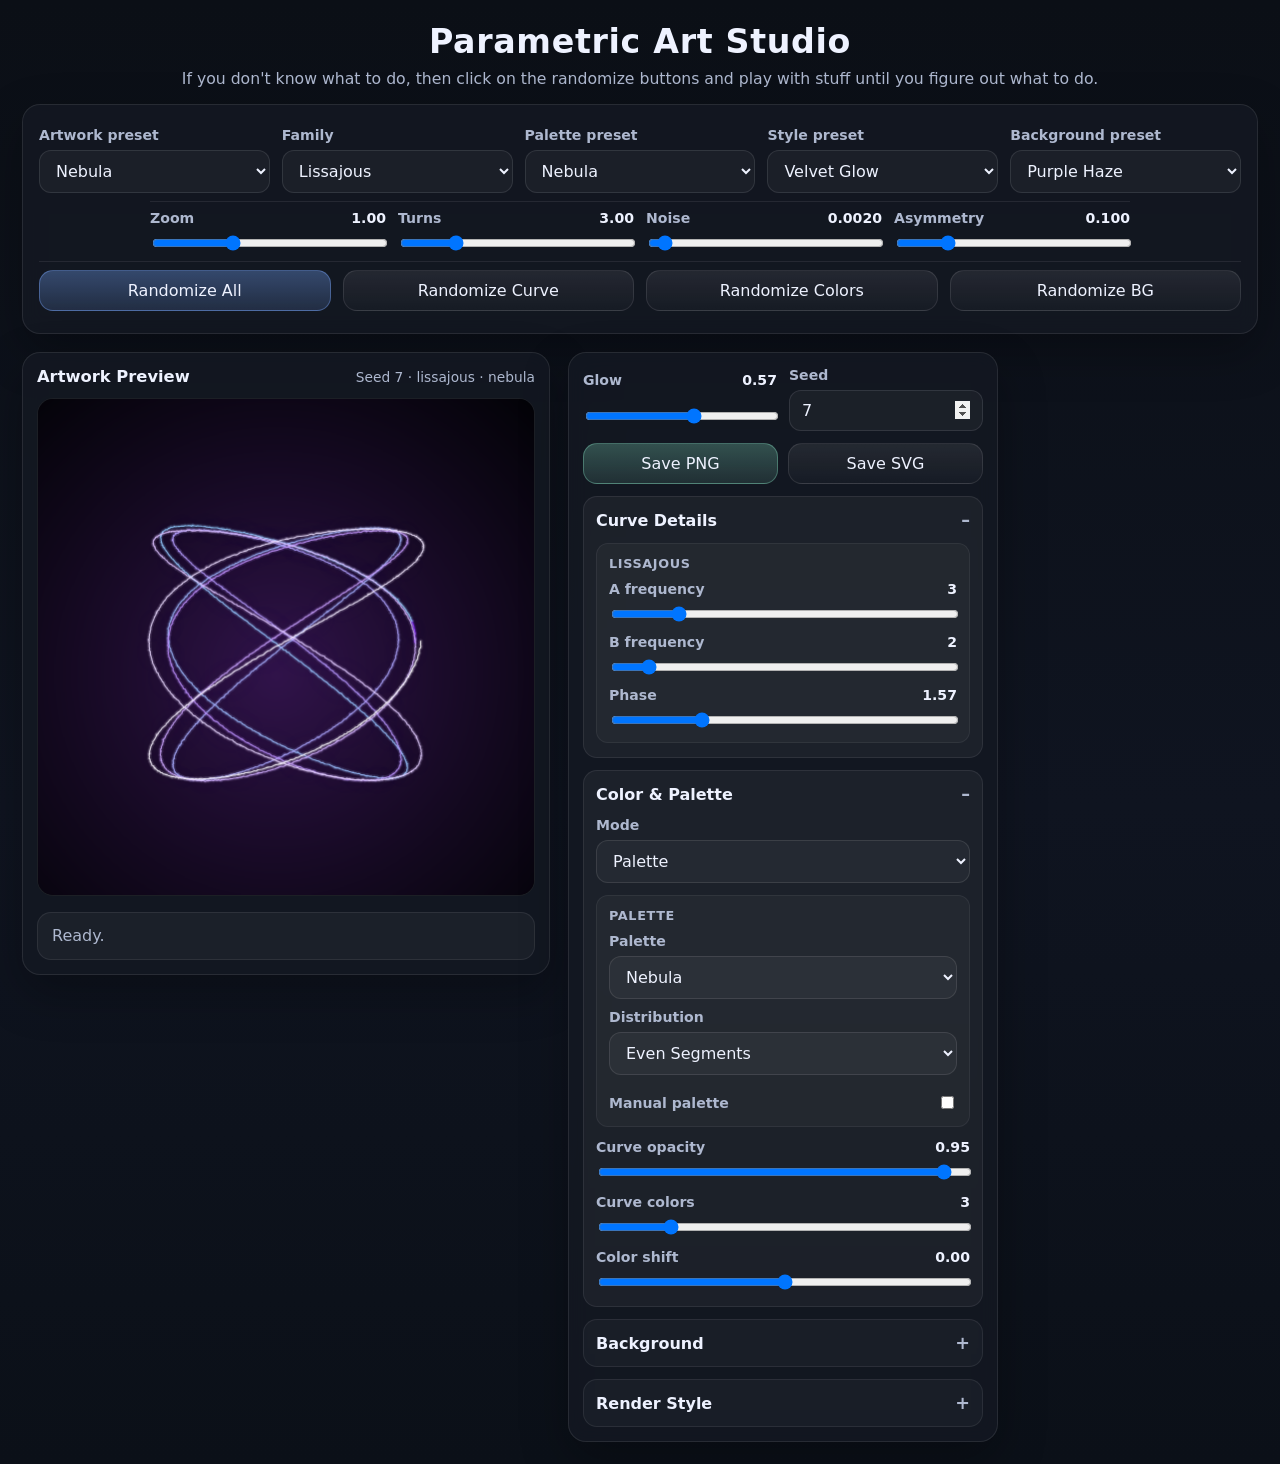
<file: part.html>
<!doctype html>
<html lang="en">
  <head>
    <meta charset="utf-8" />
    <meta name="viewport" content="width=device-width, initial-scale=1" />
    <title>Parametric Art Studio</title>
    <style>
      :root {
        --bg: #0d1016;
        --panel: #141923;
        --panel-2: #1a2130;
        --panel-3: #222c3f;
        --border: rgba(255, 255, 255, 0.09);
        --text: #eef2ff;
        --muted: #aeb8cf;
        --accent: #79a8ff;
        --accent-2: #8ae6c6;
        --danger: #ff7b91;
        --shadow: 0 18px 48px rgba(0, 0, 0, 0.28);
        --radius: 18px;
        --radius-sm: 12px;
      }
      * {
        box-sizing: border-box;
      }
      html,
      body {
        margin: 0;
        background: linear-gradient(180deg, #0b0f16, #0f1420 55%, #0b1018);
        color: var(--text);
        font-family:
          Inter,
          system-ui,
          -apple-system,
          BlinkMacSystemFont,
          "Segoe UI",
          sans-serif;
      }
      body {
        padding: 22px;
      }
      .app {
        max-width: 1540px;
        margin: 0 auto;
      }
      .header {
        text-align: center;
        margin-bottom: 16px;
      }
      .header h1 {
        margin: 0;
        font-size: clamp(1.6rem, 2.6vw, 2.3rem);
        font-weight: 700;
        letter-spacing: 0.02em;
      }
      .header p {
        margin: 8px 0 0;
        color: var(--muted);
        font-size: 0.98rem;
      }
      .quick-create {
        background: rgba(20, 25, 35, 0.82);
        border: 1px solid var(--border);
        border-radius: var(--radius);
        padding: 14px 16px;
        box-shadow: var(--shadow);
        backdrop-filter: blur(10px);
        margin-bottom: 18px;
      }
      .qc-row {
        display: grid;
        gap: 12px;
        padding: 8px 0;
      }
      .qc-row + .qc-row {
        border-top: 1px solid rgba(255, 255, 255, 0.08);
      }
      .qc-row.row-presets {
        grid-template-columns: repeat(5, minmax(160px, 1fr));
      }
      .qc-row.row-shared {
        grid-template-columns: repeat(4, minmax(180px, 1fr));
        max-width: 980px;
        margin: 0 auto;
      }
      .qc-row.row-actions {
        grid-template-columns: repeat(4, minmax(160px, 1fr));
      }
      .main {
        display: grid;
        grid-template-columns: minmax(400px, 0.67fr) 430px;
        gap: 18px;
        align-items: start;
      }
      .preview-card,
      .controls-card {
        background: rgba(20, 25, 35, 0.82);
        border: 1px solid var(--border);
        border-radius: var(--radius);
        box-shadow: var(--shadow);
        backdrop-filter: blur(10px);
      }
      .preview-card {
        padding: 14px;
      }
      .preview-top {
        display: flex;
        justify-content: space-between;
        align-items: center;
        gap: 12px;
        margin-bottom: 12px;
      }
      .preview-top h2 {
        font-size: 1.02rem;
        margin: 0;
        font-weight: 600;
      }
      .preview-meta {
        color: var(--muted);
        font-size: 0.86rem;
      }
      .preview-wrap {
        position: relative;
        width: 100%;
        aspect-ratio: 1/1;
        background: #090c12;
        border-radius: 16px;
        overflow: hidden;
        border: 1px solid rgba(255, 255, 255, 0.08);
      }
      canvas#preview {
        width: 100%;
        height: 100%;
        display: block;
      }
      .controls-card {
        padding: 14px;
      }
      .sticky {
        position: sticky;
        top: 18px;
      }
      .control-grid-2 {
        display: grid;
        grid-template-columns: 1fr 1fr;
        gap: 12px;
        margin-bottom: 12px;
      }
      .control {
        display: grid;
        gap: 7px;
        min-width: 0;
      }
      .control label,
      .inline-label {
        display: flex;
        justify-content: space-between;
        align-items: center;
        gap: 10px;
        font-size: 0.88rem;
        color: var(--muted);
        font-weight: 600;
      }
      .control input[type="range"] {
        width: 100%;
      }
      .control input[type="number"],
      .control select,
      .control input[type="color"] {
        width: 100%;
        border: 1px solid rgba(255, 255, 255, 0.1);
        border-radius: 12px;
        background: rgba(255, 255, 255, 0.04);
        color: var(--text);
        padding: 10px 12px;
        font: inherit;
      }
      .control input[type="number"]::-webkit-outer-spin-button,
      .control input[type="number"]::-webkit-inner-spin-button {
        opacity: 1;
      }
      .control input[type="color"] {
        padding: 6px;
        min-height: 42px;
      }
      .readout {
        color: var(--text);
        font-variant-numeric: tabular-nums;
      }
      .button-row {
        display: grid;
        grid-template-columns: 1fr 1fr;
        gap: 10px;
        margin-bottom: 12px;
      }
      .button-row.single {
        grid-template-columns: 1fr;
      }
      button {
        border: 1px solid rgba(255, 255, 255, 0.1);
        border-radius: 14px;
        background: linear-gradient(
          180deg,
          rgba(255, 255, 255, 0.08),
          rgba(255, 255, 255, 0.02)
        );
        color: var(--text);
        font: inherit;
        padding: 10px 14px;
        cursor: pointer;
        transition:
          transform 0.12s ease,
          border-color 0.12s ease,
          background 0.12s ease;
      }
      button:hover {
        transform: translateY(-1px);
        border-color: rgba(255, 255, 255, 0.18);
      }
      button.primary {
        background: linear-gradient(
          180deg,
          rgba(121, 168, 255, 0.34),
          rgba(121, 168, 255, 0.16)
        );
        border-color: rgba(121, 168, 255, 0.38);
      }
      button.success {
        background: linear-gradient(
          180deg,
          rgba(138, 230, 198, 0.28),
          rgba(138, 230, 198, 0.12)
        );
        border-color: rgba(138, 230, 198, 0.34);
      }
      details {
        background: rgba(255, 255, 255, 0.03);
        border: 1px solid rgba(255, 255, 255, 0.08);
        border-radius: 14px;
        padding: 0 12px;
        margin-top: 12px;
        overflow: hidden;
      }
      details[open] {
        background: rgba(255, 255, 255, 0.045);
      }
      summary {
        list-style: none;
        cursor: pointer;
        padding: 13px 0;
        font-weight: 600;
        display: flex;
        align-items: center;
        justify-content: space-between;
      }
      summary::-webkit-details-marker {
        display: none;
      }
      summary::after {
        content: "+";
        color: var(--muted);
        font-size: 1.1rem;
      }
      details[open] summary::after {
        content: "–";
      }
      .panel-body {
        padding: 0 0 14px;
        display: grid;
        gap: 12px;
      }
      .subgroup {
        display: grid;
        gap: 10px;
        padding: 12px;
        background: rgba(255, 255, 255, 0.03);
        border: 1px solid rgba(255, 255, 255, 0.06);
        border-radius: 12px;
      }
      .subgroup-title {
        font-size: 0.8rem;
        letter-spacing: 0.05em;
        color: var(--muted);
        text-transform: uppercase;
        font-weight: 700;
      }
      .palette-grid {
        display: grid;
        grid-template-columns: repeat(2, minmax(0, 1fr));
        gap: 10px;
      }
      .palette-grid .control {
        min-width: 0;
      }
      .inline-check {
        display: flex;
        align-items: center;
        justify-content: space-between;
        gap: 12px;
        padding: 8px 0 2px;
        color: var(--muted);
        font-size: 0.88rem;
        font-weight: 600;
      }
      .mode-select {
        display: grid;
        gap: 10px;
      }
      .status {
        margin-top: 16px;
        border: 1px solid rgba(255, 255, 255, 0.08);
        background: rgba(255, 255, 255, 0.04);
        color: var(--muted);
        padding: 12px 14px;
        border-radius: 14px;
        min-height: 48px;
        display: flex;
        align-items: center;
      }
      .status.good {
        border-color: rgba(138, 230, 198, 0.22);
        color: #dcfff3;
      }
      .status.warn {
        border-color: rgba(255, 123, 145, 0.22);
        color: #ffe0e6;
      }
      .muted-note {
        color: var(--muted);
        font-size: 0.82rem;
        line-height: 1.4;
      }
      .hidden {
        display: none !important;
      }
      @media (max-width: 1180px) {
        .main {
          grid-template-columns: 1fr;
        }
        .sticky {
          position: static;
        }
      }
      @media (max-width: 920px) {
        .qc-row.row-presets {
          grid-template-columns: repeat(2, minmax(0, 1fr));
        }
        .qc-row.row-shared {
          grid-template-columns: repeat(2, minmax(0, 1fr));
        }
        .qc-row.row-actions {
          grid-template-columns: repeat(2, minmax(0, 1fr));
        }
        .palette-grid {
          grid-template-columns: 1fr;
        }
      }
      @media (max-width: 560px) {
        body {
          padding: 14px;
        }
        .qc-row.row-presets,
        .qc-row.row-shared,
        .qc-row.row-actions,
        .control-grid-2,
        .button-row {
          grid-template-columns: 1fr;
        }
      }
    </style>
  </head>
  <body>
    <div class="app">
      <div class="header">
        <h1>Parametric Art Studio</h1>
        <p>
          If you don't know what to do, then click on the randomize buttons and
          play with stuff until you figure out what to do.
        </p>
      </div>

      <section class="quick-create">
        <div class="qc-row row-presets">
          <div class="control">
            <label for="artwork_preset">Artwork preset</label
            ><select id="artwork_preset"></select>
          </div>
          <div class="control">
            <label for="family">Family</label
            ><select id="family"></select>
          </div>
          <div class="control">
            <label for="palette_preset">Palette preset</label
            ><select id="palette_preset"></select>
          </div>
          <div class="control">
            <label for="style_preset">Style preset</label
            ><select id="style_preset"></select>
          </div>
          <div class="control">
            <label for="background_preset">Background preset</label
            ><select id="background_preset"></select>
          </div>
        </div>
        <div class="qc-row row-shared">
          <div class="control">
            <label for="zoom"
              >Zoom
              <span
                class="readout"
                data-output-for="zoom"
                data-decimals="2"
              ></span
            ></label>
            <input id="zoom" type="range" min="0.5" max="2" step="0.01" />
          </div>
          <div class="control">
            <label for="turns"
              >Turns
              <span
                class="readout"
                data-output-for="turns"
                data-decimals="2"
              ></span
            ></label>
            <input id="turns" type="range" min="0.5" max="12" step="0.1" />
          </div>
          <div class="control">
            <label for="noise_strength"
              >Noise
              <span
                class="readout"
                data-output-for="noise_strength"
                data-decimals="4"
              ></span
            ></label>
            <input
              id="noise_strength"
              type="range"
              min="0"
              max="0.05"
              step="0.0005"
            />
          </div>
          <div class="control">
            <label for="asymmetry"
              >Asymmetry
              <span
                class="readout"
                data-output-for="asymmetry"
                data-decimals="3"
              ></span
            ></label>
            <input id="asymmetry" type="range" min="0" max="0.5" step="0.005" />
          </div>
        </div>
        <div class="qc-row row-actions">
          <button id="btn_randomize_all" class="primary">Randomize All</button>
          <button id="btn_randomize_curve">Randomize Curve</button>
          <button id="btn_randomize_colors">Randomize Colors</button>
          <button id="btn_randomize_background">Randomize BG</button>
        </div>
      </section>

      <section class="main">
        <div class="preview-card">
          <div class="preview-top">
            <h2>Artwork Preview</h2>
            <div class="preview-meta" id="preview_meta">
              Seed 7 · lissajous · nebula
            </div>
          </div>
          <div class="preview-wrap">
            <canvas id="preview"></canvas>
          </div>
          <div class="status" id="status">Ready.</div>
        </div>

        <div class="controls-card sticky">
          <div class="control-grid-2">
            <div class="control">
              <label for="glow_macro"
                >Glow
                <span
                  class="readout"
                  data-output-for="glow_macro"
                  data-decimals="2"
                ></span
              ></label>
              <input id="glow_macro" type="range" min="0" max="1" step="0.01" />
            </div>
            <div class="control">
              <label for="seed">Seed</label>
              <input id="seed" type="number" min="0" max="9999" step="1" />
            </div>
          </div>

          <div class="button-row">
            <button id="btn_save_png" class="success">Save PNG</button>
            <button id="btn_save_svg">Save SVG</button>
          </div>

          <details open>
            <summary>Curve Details</summary>
            <div class="panel-body">
              <div id="curve_box_lissajous" class="subgroup">
                <div class="subgroup-title">Lissajous</div>
                <div class="control">
                  <label for="liss_a"
                    >A frequency
                    <span
                      class="readout"
                      data-output-for="liss_a"
                      data-decimals="0"
                    ></span></label
                  ><input id="liss_a" type="range" min="1" max="12" step="1" />
                </div>
                <div class="control">
                  <label for="liss_b"
                    >B frequency
                    <span
                      class="readout"
                      data-output-for="liss_b"
                      data-decimals="0"
                    ></span></label
                  ><input id="liss_b" type="range" min="1" max="12" step="1" />
                </div>
                <div class="control">
                  <label for="liss_delta"
                    >Phase
                    <span
                      class="readout"
                      data-output-for="liss_delta"
                      data-decimals="2"
                    ></span></label
                  ><input
                    id="liss_delta"
                    type="range"
                    min="0"
                    max="6.283185307179586"
                    step="0.01"
                  />
                </div>
              </div>
              <div id="curve_box_rose" class="subgroup">
                <div class="subgroup-title">Rose</div>
                <div class="control">
                  <label for="rose_k"
                    >Petal k
                    <span
                      class="readout"
                      data-output-for="rose_k"
                      data-decimals="0"
                    ></span></label
                  ><input id="rose_k" type="range" min="1" max="16" step="1" />
                </div>
                <div class="control">
                  <label for="rose_radial_wobble"
                    >Radial wobble
                    <span
                      class="readout"
                      data-output-for="rose_radial_wobble"
                      data-decimals="3"
                    ></span></label
                  ><input
                    id="rose_radial_wobble"
                    type="range"
                    min="0"
                    max="0.5"
                    step="0.005"
                  />
                </div>
                <div class="control">
                  <label for="rose_wobble_freq"
                    >Wobble frequency
                    <span
                      class="readout"
                      data-output-for="rose_wobble_freq"
                      data-decimals="0"
                    ></span></label
                  ><input
                    id="rose_wobble_freq"
                    type="range"
                    min="1"
                    max="20"
                    step="1"
                  />
                </div>
              </div>
              <div id="curve_box_epitrochoid" class="subgroup">
                <div class="subgroup-title">Epitrochoid</div>
                <div class="control">
                  <label for="epi_R"
                    >Outer R
                    <span
                      class="readout"
                      data-output-for="epi_R"
                      data-decimals="0"
                    ></span></label
                  ><input id="epi_R" type="range" min="1" max="12" step="1" />
                </div>
                <div class="control">
                  <label for="epi_r"
                    >Inner r
                    <span
                      class="readout"
                      data-output-for="epi_r"
                      data-decimals="0"
                    ></span></label
                  ><input id="epi_r" type="range" min="1" max="12" step="1" />
                </div>
                <div class="control">
                  <label for="epi_d"
                    >Offset d
                    <span
                      class="readout"
                      data-output-for="epi_d"
                      data-decimals="2"
                    ></span></label
                  ><input id="epi_d" type="range" min="0" max="12" step="0.1" />
                </div>
              </div>
              <div id="curve_box_burst" class="subgroup">
                <div class="subgroup-title">Burst</div>
                <div class="control">
                  <label for="burst_amp1"
                    >Amp 1
                    <span
                      class="readout"
                      data-output-for="burst_amp1"
                      data-decimals="2"
                    ></span></label
                  ><input
                    id="burst_amp1"
                    type="range"
                    min="0"
                    max="1"
                    step="0.01"
                  />
                </div>
                <div class="control">
                  <label for="burst_amp2"
                    >Amp 2
                    <span
                      class="readout"
                      data-output-for="burst_amp2"
                      data-decimals="2"
                    ></span></label
                  ><input
                    id="burst_amp2"
                    type="range"
                    min="0"
                    max="1"
                    step="0.01"
                  />
                </div>
                <div class="control">
                  <label for="burst_f1"
                    >Freq 1
                    <span
                      class="readout"
                      data-output-for="burst_f1"
                      data-decimals="0"
                    ></span></label
                  ><input
                    id="burst_f1"
                    type="range"
                    min="1"
                    max="30"
                    step="1"
                  />
                </div>
                <div class="control">
                  <label for="burst_f2"
                    >Freq 2
                    <span
                      class="readout"
                      data-output-for="burst_f2"
                      data-decimals="0"
                    ></span></label
                  ><input
                    id="burst_f2"
                    type="range"
                    min="1"
                    max="30"
                    step="1"
                  />
                </div>
                <div class="control">
                  <label for="burst_delta"
                    >Phase
                    <span
                      class="readout"
                      data-output-for="burst_delta"
                      data-decimals="2"
                    ></span></label
                  ><input
                    id="burst_delta"
                    type="range"
                    min="0"
                    max="6.283185307179586"
                    step="0.01"
                  />
                </div>
              </div>
            </div>
          </details>

          <details open>
            <summary>Color &amp; Palette</summary>
            <div class="panel-body">
              <div class="control">
                <label for="color_mode">Mode</label
                ><select id="color_mode"></select>
              </div>

              <div id="color_box_palette" class="subgroup">
                <div class="subgroup-title">Palette</div>
                <div class="control">
                  <label for="palette_name">Palette</label
                  ><select id="palette_name"></select>
                </div>
                <div class="control">
                  <label for="palette_distribution">Distribution</label
                  ><select id="palette_distribution"></select>
                </div>
                <label class="inline-check"
                  ><span>Manual palette</span
                  ><input id="palette_manual_enabled" type="checkbox"
                /></label>
                <div id="palette_manual_block">
                  <div class="control">
                    <label for="palette_size"
                      >Palette size
                      <span
                        class="readout"
                        data-output-for="palette_size"
                        data-decimals="0"
                      ></span></label
                    ><input
                      id="palette_size"
                      type="range"
                      min="2"
                      max="6"
                      step="1"
                    />
                  </div>
                  <div class="palette-grid">
                    <div class="control" id="palette_color_wrap_1">
                      <label for="palette_color_1">Color 1</label
                      ><input id="palette_color_1" type="color" />
                    </div>
                    <div class="control" id="palette_color_wrap_2">
                      <label for="palette_color_2">Color 2</label
                      ><input id="palette_color_2" type="color" />
                    </div>
                    <div class="control" id="palette_color_wrap_3">
                      <label for="palette_color_3">Color 3</label
                      ><input id="palette_color_3" type="color" />
                    </div>
                    <div class="control" id="palette_color_wrap_4">
                      <label for="palette_color_4">Color 4</label
                      ><input id="palette_color_4" type="color" />
                    </div>
                    <div class="control" id="palette_color_wrap_5">
                      <label for="palette_color_5">Color 5</label
                      ><input id="palette_color_5" type="color" />
                    </div>
                    <div class="control" id="palette_color_wrap_6">
                      <label for="palette_color_6">Color 6</label
                      ><input id="palette_color_6" type="color" />
                    </div>
                  </div>
                </div>
              </div>

              <div id="color_box_colormap" class="subgroup">
                <div class="subgroup-title">Colormap</div>
                <div class="control">
                  <label for="colormap">Colormap</label
                  ><select id="colormap"></select>
                </div>
                <div class="control">
                  <label for="colormap_span_lo"
                    >Span low
                    <span
                      class="readout"
                      data-output-for="colormap_span_lo"
                      data-decimals="2"
                    ></span></label
                  ><input
                    id="colormap_span_lo"
                    type="range"
                    min="0"
                    max="1"
                    step="0.01"
                  />
                </div>
                <div class="control">
                  <label for="colormap_span_hi"
                    >Span high
                    <span
                      class="readout"
                      data-output-for="colormap_span_hi"
                      data-decimals="2"
                    ></span></label
                  ><input
                    id="colormap_span_hi"
                    type="range"
                    min="0"
                    max="1"
                    step="0.01"
                  />
                </div>
              </div>

              <div class="control">
                <label for="curve_opacity"
                  >Curve opacity
                  <span
                    class="readout"
                    data-output-for="curve_opacity"
                    data-decimals="2"
                  ></span></label
                ><input
                  id="curve_opacity"
                  type="range"
                  min="0.1"
                  max="1"
                  step="0.01"
                />
              </div>
              <div class="control">
                <label for="num_curve_colors"
                  >Curve colors
                  <span
                    class="readout"
                    data-output-for="num_curve_colors"
                    data-decimals="0"
                  ></span></label
                ><input
                  id="num_curve_colors"
                  type="range"
                  min="1"
                  max="12"
                  step="1"
                />
              </div>
              <div class="control">
                <label for="color_shift"
                  >Color shift
                  <span
                    class="readout"
                    data-output-for="color_shift"
                    data-decimals="2"
                  ></span></label
                ><input
                  id="color_shift"
                  type="range"
                  min="-0.5"
                  max="0.5"
                  step="0.01"
                />
              </div>
            </div>
          </details>

          <details>
            <summary>Background</summary>
            <div class="panel-body">
              <div class="control">
                <label for="background_mode">Background mode</label
                ><select id="background_mode"></select>
              </div>

              <div id="bg_box_solid" class="subgroup">
                <div class="subgroup-title">Solid</div>
                <div class="control">
                  <label for="bg_solid_color">Color</label
                  ><input id="bg_solid_color" type="color" />
                </div>
              </div>
              <div id="bg_box_linear" class="subgroup">
                <div class="subgroup-title">Linear</div>
                <div class="control">
                  <label for="bg_linear_top">Top</label
                  ><input id="bg_linear_top" type="color" />
                </div>
                <div class="control">
                  <label for="bg_linear_bottom">Bottom</label
                  ><input id="bg_linear_bottom" type="color" />
                </div>
                <div class="control">
                  <label for="bg_linear_angle"
                    >Angle
                    <span
                      class="readout"
                      data-output-for="bg_linear_angle"
                      data-decimals="0"
                    ></span></label
                  ><input
                    id="bg_linear_angle"
                    type="range"
                    min="0"
                    max="180"
                    step="1"
                  />
                </div>
              </div>
              <div id="bg_box_radial" class="subgroup">
                <div class="subgroup-title">Radial</div>
                <div class="control">
                  <label for="bg_radial_inner">Inner</label
                  ><input id="bg_radial_inner" type="color" />
                </div>
                <div class="control">
                  <label for="bg_radial_outer">Outer</label
                  ><input id="bg_radial_outer" type="color" />
                </div>
                <div class="control">
                  <label for="bg_radial_center_x"
                    >Center X
                    <span
                      class="readout"
                      data-output-for="bg_radial_center_x"
                      data-decimals="2"
                    ></span></label
                  ><input
                    id="bg_radial_center_x"
                    type="range"
                    min="0"
                    max="1"
                    step="0.01"
                  />
                </div>
                <div class="control">
                  <label for="bg_radial_center_y"
                    >Center Y
                    <span
                      class="readout"
                      data-output-for="bg_radial_center_y"
                      data-decimals="2"
                    ></span></label
                  ><input
                    id="bg_radial_center_y"
                    type="range"
                    min="0"
                    max="1"
                    step="0.01"
                  />
                </div>
                <div class="control">
                  <label for="bg_radial_radius_bias"
                    >Radius bias
                    <span
                      class="readout"
                      data-output-for="bg_radial_radius_bias"
                      data-decimals="2"
                    ></span></label
                  ><input
                    id="bg_radial_radius_bias"
                    type="range"
                    min="0.25"
                    max="2"
                    step="0.01"
                  />
                </div>
              </div>
              <div id="bg_box_mesh" class="subgroup">
                <div class="subgroup-title">Mesh</div>
                <div class="control">
                  <label for="bg_mesh_tl">Top left</label
                  ><input id="bg_mesh_tl" type="color" />
                </div>
                <div class="control">
                  <label for="bg_mesh_tr">Top right</label
                  ><input id="bg_mesh_tr" type="color" />
                </div>
                <div class="control">
                  <label for="bg_mesh_bl">Bottom left</label
                  ><input id="bg_mesh_bl" type="color" />
                </div>
                <div class="control">
                  <label for="bg_mesh_br">Bottom right</label
                  ><input id="bg_mesh_br" type="color" />
                </div>
              </div>

              <div class="control">
                <label for="bg_brightness"
                  >Brightness
                  <span
                    class="readout"
                    data-output-for="bg_brightness"
                    data-decimals="2"
                  ></span></label
                ><input
                  id="bg_brightness"
                  type="range"
                  min="0.5"
                  max="1.5"
                  step="0.01"
                />
              </div>
              <div class="control">
                <label for="bg_contrast"
                  >Contrast
                  <span
                    class="readout"
                    data-output-for="bg_contrast"
                    data-decimals="2"
                  ></span></label
                ><input
                  id="bg_contrast"
                  type="range"
                  min="0.5"
                  max="1.5"
                  step="0.01"
                />
              </div>
              <div class="control">
                <label for="bg_texture_strength"
                  >Texture
                  <span
                    class="readout"
                    data-output-for="bg_texture_strength"
                    data-decimals="3"
                  ></span></label
                ><input
                  id="bg_texture_strength"
                  type="range"
                  min="0"
                  max="0.25"
                  step="0.005"
                />
              </div>
              <div class="control">
                <label for="bg_vignette_strength"
                  >Vignette
                  <span
                    class="readout"
                    data-output-for="bg_vignette_strength"
                    data-decimals="2"
                  ></span></label
                ><input
                  id="bg_vignette_strength"
                  type="range"
                  min="0"
                  max="0.8"
                  step="0.01"
                />
              </div>
            </div>
          </details>

          <details>
            <summary>Render Style</summary>
            <div class="panel-body">
              <div class="control">
                <label for="line_width"
                  >Line width
                  <span
                    class="readout"
                    data-output-for="line_width"
                    data-decimals="2"
                  ></span></label
                ><input
                  id="line_width"
                  type="range"
                  min="0.3"
                  max="5"
                  step="0.01"
                />
              </div>
              <div class="control">
                <label for="glow_layers"
                  >Glow layers
                  <span
                    class="readout"
                    data-output-for="glow_layers"
                    data-decimals="0"
                  ></span></label
                ><input
                  id="glow_layers"
                  type="range"
                  min="0"
                  max="20"
                  step="1"
                />
              </div>
              <div class="control">
                <label for="glow_alpha"
                  >Glow alpha
                  <span
                    class="readout"
                    data-output-for="glow_alpha"
                    data-decimals="3"
                  ></span></label
                ><input
                  id="glow_alpha"
                  type="range"
                  min="0"
                  max="0.2"
                  step="0.001"
                />
              </div>
              <div class="control">
                <label for="glow_scale"
                  >Glow scale
                  <span
                    class="readout"
                    data-output-for="glow_scale"
                    data-decimals="2"
                  ></span></label
                ><input
                  id="glow_scale"
                  type="range"
                  min="1"
                  max="6"
                  step="0.01"
                />
              </div>
              <div class="control">
                <label for="main_alpha"
                  >Main alpha
                  <span
                    class="readout"
                    data-output-for="main_alpha"
                    data-decimals="2"
                  ></span></label
                ><input
                  id="main_alpha"
                  type="range"
                  min="0.1"
                  max="1"
                  step="0.01"
                />
              </div>
              <label class="inline-check"
                ><span>Segment blending</span
                ><input id="segment_blending" type="checkbox"
              /></label>
              <div class="muted-note">
                The canvas preview approximates the notebook’s glow and blended
                segments for speed; SVG export keeps the curve vector-based and
                preserves the overall look.
              </div>
            </div>
          </details>
        </div>
      </section>
    </div>

    <script>
      const DATA = {
        FAMILY_OPTIONS: [
          ["Lissajous", "lissajous"],
          ["Rose", "rose"],
          ["Epitrochoid", "epitrochoid"],
          ["Burst", "burst"],
        ],
        COLOR_MODE_OPTIONS: [
          ["Palette", "palette"],
          ["Colormap", "colormap"],
        ],
        BACKGROUND_MODE_OPTIONS: [
          ["Solid", "solid"],
          ["Linear", "linear"],
          ["Radial", "radial"],
          ["Mesh", "mesh"],
        ],
        PALETTE_DISTRIBUTION_OPTIONS: [
          ["Even Segments", "even_segments"],
          ["Weighted", "weighted"],
          ["Gradient Blend", "gradient_blend"],
        ],
        DEFAULT_RANDOMIZATION_INTENSITY: "moderate",
        CURATED_COLORMAPS: [
          "winter",
          "spring",
          "summer",
          "autumn",
          "viridis",
          "plasma",
          "cividis",
          "cool",
          "twilight",
          "turbo",
          "hsv",
          "jet",
        ],
        POINTS: 10000,
        PALETTE_PRESETS: {
          custom: [],
          nebula: ["#8fd3ff", "#bf8fff", "#ffffff"],
          aurora: ["#72f1b8", "#7ea8ff", "#d9a7ff"],
          ember: ["#ffb347", "#ff7043", "#fff1cc"],
          sunset_bloom: ["#ff8fa3", "#ffc6a5", "#ffe8d6"],
          ice_mono: ["#dff6ff", "#89c2ff", "#5a87ff"],
          noir_neon: ["#f5f5f5", "#ff00aa", "#101010"],
          gold_filament: ["#ffd166", "#fff1b6", "#8c6a00"],
          plasma: ["#00e5ff", "#7b61ff", "#ffffff"],
        },
        BACKGROUND_PRESETS: {
          custom: { mode: "linear" },
          deep_space: {
            mode: "linear",
            linear: { top: "#120a2a", bottom: "#030308", angle: 90 },
          },
          purple_haze: {
            mode: "radial",
            radial: {
              inner: "#31134b",
              outer: "#030308",
              center_x: 0.48,
              center_y: 0.56,
              radius_bias: 1.0,
            },
          },
          ember_fog: {
            mode: "radial",
            radial: {
              inner: "#4b180f",
              outer: "#040202",
              center_x: 0.52,
              center_y: 0.45,
              radius_bias: 1.15,
            },
          },
          cyan_void: {
            mode: "linear",
            linear: { top: "#07111d", bottom: "#020204", angle: 90 },
          },
          twilight_mesh: {
            mode: "mesh",
            mesh: {
              tl: "#160a2f",
              tr: "#09203f",
              bl: "#030308",
              br: "#1e0d2b",
            },
          },
          warm_smoke: {
            mode: "linear",
            linear: { top: "#2b160f", bottom: "#060303", angle: 90 },
          },
          velvet_black: {
            mode: "radial",
            radial: {
              inner: "#171721",
              outer: "#020202",
              center_x: 0.5,
              center_y: 0.5,
              radius_bias: 0.9,
            },
          },
          aurora_night: {
            mode: "linear",
            linear: { top: "#0b1a20", bottom: "#130d29", angle: 90 },
          },
        },
        STYLE_PRESETS: {
          custom: {},
          fine_wire: {
            line_width: 1.0,
            glow_layers: 4,
            glow_alpha: 0.025,
            glow_scale: 1.4,
            main_alpha: 0.98,
          },
          velvet_glow: {
            line_width: 1.6,
            glow_layers: 8,
            glow_alpha: 0.055,
            glow_scale: 2.0,
            main_alpha: 0.95,
          },
          plasma_bloom: {
            line_width: 1.2,
            glow_layers: 12,
            glow_alpha: 0.075,
            glow_scale: 2.6,
            main_alpha: 0.96,
          },
          poster_crisp: {
            line_width: 1.9,
            glow_layers: 2,
            glow_alpha: 0.015,
            glow_scale: 1.15,
            main_alpha: 1.0,
          },
          ghost_trace: {
            line_width: 0.9,
            glow_layers: 6,
            glow_alpha: 0.03,
            glow_scale: 1.7,
            main_alpha: 0.85,
          },
        },
        ARTWORK_PRESETS: {
          custom: {},
          nebula: {
            curve: {
              family: "lissajous",
              turns: 3.0,
              asymmetry: 0.1,
              noise_strength: 0.002,
              params: { a: 3, b: 2, delta: 1.8 },
            },
            style_preset: "velvet_glow",
            palette_preset: "nebula",
            background_preset: "purple_haze",
            color: { mode: "palette", curve_color: "#9ed8ff" },
            meta_seed: 7,
          },
          flower: {
            curve: {
              family: "rose",
              turns: 2.0,
              asymmetry: 0.05,
              noise_strength: 0.001,
              params: { k: 7, radial_wobble: 0.12, wobble_freq: 8 },
            },
            style_preset: "velvet_glow",
            palette_preset: "sunset_bloom",
            background_preset: "ember_fog",
            color: { mode: "palette", curve_color: "#ffd7e6" },
            meta_seed: 12,
          },
          electric: {
            curve: {
              family: "burst",
              turns: 3.0,
              asymmetry: 0.22,
              noise_strength: 0.004,
              params: { amp1: 0.45, amp2: 0.25, f1: 9, f2: 17, delta: 0.7 },
            },
            style_preset: "plasma_bloom",
            palette_preset: "plasma",
            background_preset: "cyan_void",
            color: { mode: "palette" },
            meta_seed: 21,
          },
          spiro: {
            curve: {
              family: "epitrochoid",
              turns: 6.0,
              asymmetry: 0.03,
              noise_strength: 0.0,
              params: { R: 5, r: 3, d: 5 },
            },
            style_preset: "fine_wire",
            palette_preset: "gold_filament",
            background_preset: "warm_smoke",
            color: { mode: "palette", curve_color: "#fff1b6" },
            meta_seed: 4,
          },
          ember_bloom: {
            curve: {
              family: "rose",
              turns: 2.2,
              asymmetry: 0.08,
              noise_strength: 0.0015,
              params: { k: 5, radial_wobble: 0.09, wobble_freq: 6 },
            },
            style_preset: "velvet_glow",
            palette_preset: "ember",
            background_preset: "ember_fog",
            color: { mode: "palette" },
            meta_seed: 17,
          },
          aurora_wire: {
            curve: {
              family: "lissajous",
              turns: 2.5,
              asymmetry: 0.07,
              noise_strength: 0.001,
              params: { a: 4, b: 7, delta: 0.9 },
            },
            style_preset: "ghost_trace",
            palette_preset: "aurora",
            background_preset: "aurora_night",
            color: { mode: "palette" },
            meta_seed: 8,
          },
          noir_neon: {
            curve: {
              family: "epitrochoid",
              turns: 5.0,
              asymmetry: 0.02,
              noise_strength: 0.0,
              params: { R: 7, r: 4, d: 5 },
            },
            style_preset: "poster_crisp",
            palette_preset: "noir_neon",
            background_preset: "velvet_black",
            color: { mode: "palette", curve_color: "#f5f5f5" },
            meta_seed: 30,
          },
          plasma_halo: {
            curve: {
              family: "burst",
              turns: 4.0,
              asymmetry: 0.2,
              noise_strength: 0.006,
              params: { amp1: 0.52, amp2: 0.18, f1: 11, f2: 19, delta: 0.35 },
            },
            style_preset: "plasma_bloom",
            palette_preset: "plasma",
            background_preset: "deep_space",
            color: { mode: "palette" },
            meta_seed: 26,
          },
        },
        FAMILY_PARAM_DEFAULTS: {
          lissajous: { a: 3.0, b: 2.0, delta: 1.5707963267948966 },
          rose: { k: 5.0, radial_wobble: 0.12, wobble_freq: 6.0 },
          epitrochoid: { R: 5.0, r: 3.0, d: 5.0 },
          burst: { amp1: 0.45, amp2: 0.22, f1: 8.0, f2: 17.0, delta: 0.3 },
        },
        PARAM_RANGES: {
          "curve.turns": [0.5, 12.0],
          "curve.asymmetry": [0.0, 0.5],
          "curve.noise_strength": [0.0, 0.05],
          "curve.zoom": [0.5, 2.0],
          "style.line_width": [0.3, 5.0],
          "style.glow_layers": [0, 20],
          "style.glow_alpha": [0.0, 0.2],
          "style.glow_scale": [1.0, 6.0],
          "style.main_alpha": [0.1, 1.0],
          "background.brightness": [0.5, 1.5],
          "background.contrast": [0.5, 1.5],
          "background.texture_strength": [0.0, 0.25],
          "background.vignette_strength": [0.0, 0.8],
          "lissajous.a": [1, 12],
          "lissajous.b": [1, 12],
          "lissajous.delta": [0, 6.283185307179586],
          "rose.k": [1, 16],
          "rose.radial_wobble": [0.0, 0.5],
          "rose.wobble_freq": [1, 20],
          "epitrochoid.R": [1, 12],
          "epitrochoid.r": [1, 12],
          "epitrochoid.d": [0, 12],
          "burst.amp1": [0.0, 1.0],
          "burst.amp2": [0.0, 1.0],
          "burst.f1": [1, 30],
          "burst.f2": [1, 30],
          "burst.delta": [0, 6.283185307179586],
        },
        DEFAULT_SETTINGS: {
          meta: {
            artwork_preset: "nebula",
            style_preset: "velvet_glow",
            palette_preset: "nebula",
            background_preset: "purple_haze",
            seed: 7,
          },
          curve: {
            family: "lissajous",
            turns: 3.0,
            asymmetry: 0.1,
            noise_strength: 0.002,
            zoom: 1.0,
            params: { a: 3.0, b: 2.0, delta: 1.5707963267948966 },
          },
          style: {
            glow_macro: 0.6,
            line_width: 1.6,
            glow_layers: 8,
            glow_alpha: 0.055,
            glow_scale: 2.0,
            main_alpha: 0.95,
            segment_blending: true,
          },
          color: {
            mode: "palette",
            curve_color: "#9ed8ff",
            palette_name: "nebula",
            palette_colors: ["#8fd3ff", "#bf8fff", "#ffffff"],
            palette_size: 3,
            palette_distribution: "even_segments",
            colormap: "viridis",
            colormap_span: [0.1, 0.9],
            num_curve_colors: 3,
            curve_opacity: 0.95,
            color_shift: 0.0,
            manual_palette: false,
          },
          background: {
            mode: "radial",
            preset: "purple_haze",
            solid_color: "#05060a",
            linear: { top: "#120a2a", bottom: "#030308", angle: 90 },
            radial: {
              inner: "#31134b",
              outer: "#030308",
              center_x: 0.48,
              center_y: 0.56,
              radius_bias: 1.0,
            },
            mesh: {
              tl: "#160a2f",
              tr: "#09203f",
              bl: "#030308",
              br: "#1e0d2b",
            },
            brightness: 1.0,
            contrast: 1.0,
            texture_strength: 0.0,
            vignette_strength: 0.12,
          },
        },
      };

      const CMAPS = {
        winter: ["#0000ff", "#00ffff"],
        spring: ["#ff00ff", "#ffff00"],
        summer: ["#008066", "#ffff66"],
        autumn: ["#ff0000", "#ffff00"],
        viridis: ["#440154", "#3b528b", "#21908d", "#5dc963", "#fde725"],
        plasma: ["#0d0887", "#7e03a8", "#cc4778", "#f89540", "#f0f921"],
        cividis: ["#00204c", "#424086", "#7a7c78", "#bcae6c", "#fee838"],
        cool: ["#00ffff", "#ff00ff"],
        twilight: ["#e2d9e2", "#7b85d4", "#35204a", "#9177a8", "#e2d9e2"],
        turbo: [
          "#30123b",
          "#4145ab",
          "#2ab0ff",
          "#7ded47",
          "#f9ba38",
          "#e53935",
        ],
        hsv: [
          "#ff0000",
          "#ffff00",
          "#00ff00",
          "#00ffff",
          "#0000ff",
          "#ff00ff",
          "#ff0000",
        ],
        jet: ["#00007f", "#0000ff", "#00ffff", "#ffff00", "#ff0000", "#7f0000"],
      };

      const NON_COMPOSITION_WIDGET_KEYS = new Set(["seed"]);
      const CURVE_WIDGET_KEYS = new Set([
        "family",
        "turns",
        "asymmetry",
        "noise_strength",
        "zoom",
        "liss_a",
        "liss_b",
        "liss_delta",
        "rose_k",
        "rose_radial_wobble",
        "rose_wobble_freq",
        "epi_R",
        "epi_r",
        "epi_d",
        "burst_amp1",
        "burst_amp2",
        "burst_f1",
        "burst_f2",
        "burst_delta",
      ]);
      const STYLE_WIDGET_KEYS = new Set([
        "glow_macro",
        "line_width",
        "glow_layers",
        "glow_alpha",
        "glow_scale",
        "main_alpha",
        "segment_blending",
      ]);
      const PALETTE_WIDGET_KEYS = new Set([
        "color_mode",
        "palette_name",
        "palette_manual_enabled",
        "palette_size",
        "palette_distribution",
        "colormap",
        "colormap_span_lo",
        "colormap_span_hi",
        "curve_opacity",
        "num_curve_colors",
        "color_shift",
        "palette_color_1",
        "palette_color_2",
        "palette_color_3",
        "palette_color_4",
        "palette_color_5",
        "palette_color_6",
      ]);
      const BACKGROUND_WIDGET_KEYS = new Set([
        "background_mode",
        "bg_solid_color",
        "bg_linear_top",
        "bg_linear_bottom",
        "bg_linear_angle",
        "bg_radial_inner",
        "bg_radial_outer",
        "bg_radial_center_x",
        "bg_radial_center_y",
        "bg_radial_radius_bias",
        "bg_mesh_tl",
        "bg_mesh_tr",
        "bg_mesh_bl",
        "bg_mesh_br",
        "bg_brightness",
        "bg_contrast",
        "bg_texture_strength",
        "bg_vignette_strength",
      ]);

      const previewCanvas = document.getElementById("preview");
      const statusEl = document.getElementById("status");
      const previewMeta = document.getElementById("preview_meta");
      const previewWrap = document.querySelector(".preview-wrap");

      let state = validateSettings(deepClone(DATA.DEFAULT_SETTINGS));
      let isSyncing = false;
      let renderQueued = false;
      let bgCache = new Map();
      let activeToastKind = "";

      function $(id) {
        return document.getElementById(id);
      }
      function deepClone(v) {
        return JSON.parse(JSON.stringify(v));
      }
      function clamp(v, lo, hi) {
        return Math.max(lo, Math.min(hi, v));
      }
      function lerp(a, b, t) {
        return (1 - t) * a + t * b;
      }
      function titleize(s) {
        return String(s)
          .replace(/_/g, " ")
          .replace(/\b\w/g, (m) => m.toUpperCase());
      }
      function nowTimestampStr() {
        const d = new Date();
        const pad = (n) => String(n).padStart(2, "0");
        return `${d.getFullYear()}${pad(d.getMonth() + 1)}${pad(d.getDate())}_${pad(d.getHours())}${pad(d.getMinutes())}${pad(d.getSeconds())}`;
      }
      function rgbaString(rgb, alpha = 1) {
        return `rgba(${Math.round(rgb[0] * 255)}, ${Math.round(rgb[1] * 255)}, ${Math.round(rgb[2] * 255)}, ${alpha})`;
      }
      function hexToRgb01(hex) {
        const clean = hex.replace("#", "");
        const n = parseInt(
          clean.length === 3
            ? clean
                .split("")
                .map((ch) => ch + ch)
                .join("")
            : clean,
          16,
        );
        return [
          ((n >> 16) & 255) / 255,
          ((n >> 8) & 255) / 255,
          (n & 255) / 255,
        ];
      }
      function rgb01ToHex(rgb) {
        const vals = rgb.map((v) => clamp(v, 0, 1));
        return (
          "#" +
          vals
            .map((v) =>
              Math.round(v * 255)
                .toString(16)
                .padStart(2, "0"),
            )
            .join("")
        );
      }
      function blendRgb(c1, c2, t) {
        return [
          lerp(c1[0], c2[0], t),
          lerp(c1[1], c2[1], t),
          lerp(c1[2], c2[2], t),
        ];
      }
      function rgbToHsv(r, g, b) {
        const max = Math.max(r, g, b),
          min = Math.min(r, g, b);
        const d = max - min;
        let h = 0;
        const s = max === 0 ? 0 : d / max;
        const v = max;
        if (d !== 0) {
          switch (max) {
            case r:
              h = (g - b) / d + (g < b ? 6 : 0);
              break;
            case g:
              h = (b - r) / d + 2;
              break;
            case b:
              h = (r - g) / d + 4;
              break;
          }
          h /= 6;
        }
        return [h, s, v];
      }
      function hsvToRgb(h, s, v) {
        let r, g, b;
        const i = Math.floor(h * 6);
        const f = h * 6 - i;
        const p = v * (1 - s);
        const q = v * (1 - f * s);
        const t = v * (1 - (1 - f) * s);
        switch (i % 6) {
          case 0:
            r = v;
            g = t;
            b = p;
            break;
          case 1:
            r = q;
            g = v;
            b = p;
            break;
          case 2:
            r = p;
            g = v;
            b = t;
            break;
          case 3:
            r = p;
            g = q;
            b = v;
            break;
          case 4:
            r = t;
            g = p;
            b = v;
            break;
          case 5:
            r = v;
            g = p;
            b = q;
            break;
        }
        return [r, g, b];
      }
      function shiftColorHue(hexColor, shift) {
        const rgb = hexToRgb01(hexColor);
        const [h, s, v] = rgbToHsv(rgb[0], rgb[1], rgb[2]);
        return rgb01ToHex(hsvToRgb((h + shift + 1) % 1, s, v));
      }
      function downloadBlob(filename, blob) {
        const url = URL.createObjectURL(blob);
        const a = document.createElement("a");
        a.href = url;
        a.download = filename;
        document.body.appendChild(a);
        a.click();
        setTimeout(() => {
          URL.revokeObjectURL(url);
          a.remove();
        }, 0);
      }
      class RNG {
        constructor(seed) {
          this.seed = Number(seed) >>> 0 || 1;
          this._spare = null;
        }
        random() {
          let t = (this.seed += 0x6d2b79f5);
          t = Math.imul(t ^ (t >>> 15), t | 1);
          t ^= t + Math.imul(t ^ (t >>> 7), t | 61);
          return ((t ^ (t >>> 14)) >>> 0) / 4294967296;
        }
        uniform(lo, hi) {
          return lo + (hi - lo) * this.random();
        }
        integers(lo, hi) {
          return Math.floor(this.uniform(lo, hi));
        }
        normal() {
          if (this._spare !== null) {
            const v = this._spare;
            this._spare = null;
            return v;
          }
          let u = 0,
            v = 0;
          while (u === 0) u = this.random();
          while (v === 0) v = this.random();
          const mag = Math.sqrt(-2 * Math.log(u));
          const z0 = mag * Math.cos(2 * Math.PI * v);
          const z1 = mag * Math.sin(2 * Math.PI * v);
          this._spare = z1;
          return z0;
        }
      }

      function makeDefaultCurveParams(family) {
        return deepClone(DATA.FAMILY_PARAM_DEFAULTS[family]);
      }
      function makeDefaultSettings() {
        return deepClone(DATA.DEFAULT_SETTINGS);
      }
      function inferGlowMacro(settings) {
        const s = settings.style;
        const components = [
          clamp(s.glow_layers / 14.0, 0, 1),
          clamp(s.glow_alpha / 0.085, 0, 1),
          clamp((s.glow_scale - 1.0) / 2.0, 0, 1),
        ];
        return clamp((components[0] + components[1] + components[2]) / 3, 0, 1);
      }
      function syncMacroControls(settings) {
        settings.style.glow_macro = inferGlowMacro(settings);
        return settings;
      }
      function applyGlowMacro(settings) {
        const g = clamp(Number(settings.style.glow_macro ?? 0.6), 0, 1);
        settings.style.glow_layers = Math.round(lerp(0, 14, g));
        settings.style.glow_alpha = lerp(0.0, 0.085, g);
        settings.style.glow_scale = lerp(1.0, 3.0, g);
        return settings;
      }
      function validateCurveSettings(settings) {
        const curve = settings.curve;
        const fams = new Set(DATA.FAMILY_OPTIONS.map((v) => v[1]));
        if (!fams.has(curve.family)) curve.family = "lissajous";
        curve.turns = clamp(
          Number(curve.turns),
          ...DATA.PARAM_RANGES["curve.turns"],
        );
        curve.asymmetry = clamp(
          Number(curve.asymmetry),
          ...DATA.PARAM_RANGES["curve.asymmetry"],
        );
        curve.noise_strength = clamp(
          Number(curve.noise_strength),
          ...DATA.PARAM_RANGES["curve.noise_strength"],
        );
        curve.zoom = clamp(
          Number(curve.zoom),
          ...DATA.PARAM_RANGES["curve.zoom"],
        );
        const base = makeDefaultCurveParams(curve.family);
        Object.assign(base, curve.params || {});
        if (curve.family === "lissajous") {
          base.a = clamp(Number(base.a), ...DATA.PARAM_RANGES["lissajous.a"]);
          base.b = clamp(Number(base.b), ...DATA.PARAM_RANGES["lissajous.b"]);
          base.delta = clamp(
            Number(base.delta),
            ...DATA.PARAM_RANGES["lissajous.delta"],
          );
        } else if (curve.family === "rose") {
          base.k = clamp(Number(base.k), ...DATA.PARAM_RANGES["rose.k"]);
          base.radial_wobble = clamp(
            Number(base.radial_wobble),
            ...DATA.PARAM_RANGES["rose.radial_wobble"],
          );
          base.wobble_freq = clamp(
            Number(base.wobble_freq),
            ...DATA.PARAM_RANGES["rose.wobble_freq"],
          );
        } else if (curve.family === "epitrochoid") {
          base.R = clamp(Number(base.R), ...DATA.PARAM_RANGES["epitrochoid.R"]);
          base.r = clamp(Number(base.r), ...DATA.PARAM_RANGES["epitrochoid.r"]);
          if (Math.abs(base.r) < 1e-6) base.r = 1;
          base.d = clamp(Number(base.d), ...DATA.PARAM_RANGES["epitrochoid.d"]);
        } else if (curve.family === "burst") {
          base.amp1 = clamp(
            Number(base.amp1),
            ...DATA.PARAM_RANGES["burst.amp1"],
          );
          base.amp2 = clamp(
            Number(base.amp2),
            ...DATA.PARAM_RANGES["burst.amp2"],
          );
          base.f1 = clamp(Number(base.f1), ...DATA.PARAM_RANGES["burst.f1"]);
          base.f2 = clamp(Number(base.f2), ...DATA.PARAM_RANGES["burst.f2"]);
          base.delta = clamp(
            Number(base.delta),
            ...DATA.PARAM_RANGES["burst.delta"],
          );
        }
        curve.params = base;
        return settings;
      }
      function validateColorSettings(settings) {
        const color = settings.color;
        const modes = new Set(DATA.COLOR_MODE_OPTIONS.map((v) => v[1]));
        if (!modes.has(color.mode)) color.mode = "palette";
        color.curve_color = color.curve_color || "#ffffff";
        color.curve_opacity = clamp(Number(color.curve_opacity), 0.1, 1);
        color.palette_size = Math.round(
          clamp(Number(color.palette_size), 2, 6),
        );
        color.num_curve_colors = Math.round(
          clamp(Number(color.num_curve_colors), 1, 12),
        );
        color.color_shift = clamp(Number(color.color_shift ?? 0), -0.5, 0.5);
        color.manual_palette = !!color.manual_palette;
        const distributions = new Set(
          DATA.PALETTE_DISTRIBUTION_OPTIONS.map((v) => v[1]),
        );
        if (!distributions.has(color.palette_distribution))
          color.palette_distribution = "even_segments";
        if (!(color.palette_name in DATA.PALETTE_PRESETS))
          color.palette_name = "nebula";
        if (!color.manual_palette) {
          const preset = DATA.PALETTE_PRESETS[color.palette_name] || [];
          if (preset.length) {
            color.palette_colors = deepClone(preset);
            color.palette_size = Math.round(
              clamp(color.palette_colors.length, 2, 6),
            );
          }
        }
        color.palette_colors = Array.isArray(color.palette_colors)
          ? [...color.palette_colors]
          : [];
        while (color.palette_colors.length < color.palette_size)
          color.palette_colors.push("#ffffff");
        color.palette_colors = color.palette_colors.slice(
          0,
          Math.max(6, color.palette_size),
        );
        let span = Array.isArray(color.colormap_span)
          ? [...color.colormap_span]
          : [0.1, 0.9];
        if (span.length !== 2) span = [0.1, 0.9];
        span = [
          clamp(Number(span[0]), 0, 1),
          clamp(Number(span[1]), 0, 1),
        ].sort((a, b) => a - b);
        if (span[1] - span[0] < 0.05) span[1] = Math.min(1, span[0] + 0.05);
        color.colormap_span = span;
        if (!DATA.CURATED_COLORMAPS.includes(color.colormap))
          color.colormap = DATA.CURATED_COLORMAPS[0];
        return settings;
      }
      function validateStyleSettings(settings) {
        const s = settings.style;
        s.glow_macro = clamp(Number(s.glow_macro ?? 0.6), 0, 1);
        s.line_width = clamp(
          Number(s.line_width),
          ...DATA.PARAM_RANGES["style.line_width"],
        );
        s.glow_layers = Math.round(
          clamp(
            Number(s.glow_layers),
            ...DATA.PARAM_RANGES["style.glow_layers"],
          ),
        );
        s.glow_alpha = clamp(
          Number(s.glow_alpha),
          ...DATA.PARAM_RANGES["style.glow_alpha"],
        );
        s.glow_scale = clamp(
          Number(s.glow_scale),
          ...DATA.PARAM_RANGES["style.glow_scale"],
        );
        s.main_alpha = clamp(
          Number(s.main_alpha),
          ...DATA.PARAM_RANGES["style.main_alpha"],
        );
        s.segment_blending = !!s.segment_blending;
        return settings;
      }
      function validateBackgroundSettings(settings) {
        const bg = settings.background;
        const modes = new Set(DATA.BACKGROUND_MODE_OPTIONS.map((v) => v[1]));
        if (!modes.has(bg.mode)) bg.mode = "linear";
        bg.brightness = clamp(
          Number(bg.brightness),
          ...DATA.PARAM_RANGES["background.brightness"],
        );
        bg.contrast = clamp(
          Number(bg.contrast),
          ...DATA.PARAM_RANGES["background.contrast"],
        );
        bg.texture_strength = clamp(
          Number(bg.texture_strength),
          ...DATA.PARAM_RANGES["background.texture_strength"],
        );
        bg.vignette_strength = clamp(
          Number(bg.vignette_strength),
          ...DATA.PARAM_RANGES["background.vignette_strength"],
        );
        bg.linear = Object.assign(
          { top: "#120a2a", bottom: "#030308", angle: 90 },
          bg.linear || {},
        );
        bg.radial = Object.assign(
          {
            inner: "#31134b",
            outer: "#030308",
            center_x: 0.5,
            center_y: 0.5,
            radius_bias: 1,
          },
          bg.radial || {},
        );
        bg.mesh = Object.assign(
          { tl: "#160a2f", tr: "#09203f", bl: "#030308", br: "#1e0d2b" },
          bg.mesh || {},
        );
        bg.radial.center_x = clamp(Number(bg.radial.center_x), 0, 1);
        bg.radial.center_y = clamp(Number(bg.radial.center_y), 0, 1);
        bg.radial.radius_bias = clamp(Number(bg.radial.radius_bias), 0.25, 2);
        bg.linear.angle = clamp(Number(bg.linear.angle), 0, 180);
        return settings;
      }
      function validateSettings(input) {
        const settings = deepClone(input);
        validateCurveSettings(settings);
        validateColorSettings(settings);
        validateBackgroundSettings(settings);
        validateStyleSettings(settings);
        syncMacroControls(settings);
        return settings;
      }
      function applyStylePreset(settings, presetName) {
        settings = deepClone(settings);
        if (!(presetName in DATA.STYLE_PRESETS))
          return validateSettings(settings);
        settings.meta.artwork_preset = "custom";
        settings.meta.style_preset = presetName;
        Object.assign(
          settings.style,
          deepClone(DATA.STYLE_PRESETS[presetName]),
        );
        return validateSettings(settings);
      }
      function applyPalettePreset(settings, presetName) {
        settings = deepClone(settings);
        settings.meta.artwork_preset = "custom";
        if (!(presetName in DATA.PALETTE_PRESETS) || presetName === "custom") {
          settings.meta.palette_preset = "custom";
          return validateSettings(settings);
        }
        settings.meta.palette_preset = presetName;
        settings.color.mode = "palette";
        settings.color.palette_name = presetName;
        settings.color.palette_colors = deepClone(
          DATA.PALETTE_PRESETS[presetName],
        );
        settings.color.palette_size = Math.min(
          6,
          settings.color.palette_colors.length,
        );
        settings.color.manual_palette = false;
        return validateSettings(settings);
      }
      function applyBackgroundPreset(settings, presetName) {
        settings = deepClone(settings);
        settings.meta.artwork_preset = "custom";
        if (
          !(presetName in DATA.BACKGROUND_PRESETS) ||
          presetName === "custom"
        ) {
          settings.meta.background_preset = "custom";
          settings.background.preset = "custom";
          return validateSettings(settings);
        }
        settings.meta.background_preset = presetName;
        const preset = DATA.BACKGROUND_PRESETS[presetName];
        settings.background.preset = presetName;
        settings.background.mode = preset.mode;
        if (preset.linear)
          Object.assign(settings.background.linear, deepClone(preset.linear));
        if (preset.radial)
          Object.assign(settings.background.radial, deepClone(preset.radial));
        if (preset.mesh)
          Object.assign(settings.background.mesh, deepClone(preset.mesh));
        return validateSettings(settings);
      }
      function applyArtworkPreset(settings, presetName) {
        settings = deepClone(settings);
        if (!(presetName in DATA.ARTWORK_PRESETS) || presetName === "custom") {
          settings.meta.artwork_preset = "custom";
          return validateSettings(settings);
        }
        const preset = DATA.ARTWORK_PRESETS[presetName];
        settings.meta.artwork_preset = presetName;
        settings.curve.family = preset.curve.family;
        settings.curve.params = makeDefaultCurveParams(settings.curve.family);
        Object.assign(settings.curve.params, deepClone(preset.curve.params));
        settings.curve.turns = preset.curve.turns;
        settings.curve.asymmetry = preset.curve.asymmetry;
        settings.curve.noise_strength = preset.curve.noise_strength;
        settings.meta.seed = preset.meta_seed ?? settings.meta.seed;
        settings = applyStylePreset(settings, preset.style_preset);
        settings = applyPalettePreset(settings, preset.palette_preset);
        settings = applyBackgroundPreset(settings, preset.background_preset);
        settings.meta.artwork_preset = presetName;
        Object.assign(settings.color, deepClone(preset.color || {}));
        return validateSettings(settings);
      }
      function markPresetsCustomIfNeeded(settings, changedKeys) {
        settings = deepClone(settings);
        if (!changedKeys) {
          settings.meta.artwork_preset = "custom";
          settings.meta.style_preset = "custom";
          settings.meta.palette_preset = "custom";
          settings.meta.background_preset = "custom";
          settings.background.preset = "custom";
          return settings;
        }
        const affected = new Set();
        for (const key of changedKeys) {
          if (!key || NON_COMPOSITION_WIDGET_KEYS.has(key)) continue;
          if (
            CURVE_WIDGET_KEYS.has(key) ||
            STYLE_WIDGET_KEYS.has(key) ||
            PALETTE_WIDGET_KEYS.has(key) ||
            BACKGROUND_WIDGET_KEYS.has(key)
          )
            affected.add("artwork");
          if (STYLE_WIDGET_KEYS.has(key)) affected.add("style");
          if (PALETTE_WIDGET_KEYS.has(key)) affected.add("palette");
          if (BACKGROUND_WIDGET_KEYS.has(key)) affected.add("background");
        }
        if (affected.has("artwork")) settings.meta.artwork_preset = "custom";
        if (affected.has("style")) settings.meta.style_preset = "custom";
        if (affected.has("palette")) settings.meta.palette_preset = "custom";
        if (affected.has("background")) {
          settings.meta.background_preset = "custom";
          settings.background.preset = "custom";
        }
        return settings;
      }
      function perturbValue(rng, value, lo, hi, intensity, integer = false) {
        const pct = { subtle: 0.1, moderate: 0.28, wild: 0.65 }[intensity];
        const span = hi - lo;
        let out =
          intensity === "wild"
            ? rng.uniform(lo, hi)
            : value + rng.normal() * pct * span;
        out = clamp(out, lo, hi);
        return integer ? Math.round(out) : out;
      }
      function chooseRelatedPalette(currentPaletteName, intensity, rng) {
        const names = Object.keys(DATA.PALETTE_PRESETS).filter(
          (k) => k !== "custom",
        );
        if (names.includes(currentPaletteName) && intensity === "subtle")
          return currentPaletteName;
        return names[rng.integers(0, names.length)];
      }
      function chooseRelatedBackground(currentBgName, intensity, rng) {
        const names = Object.keys(DATA.BACKGROUND_PRESETS).filter(
          (k) => k !== "custom",
        );
        if (names.includes(currentBgName) && intensity === "subtle")
          return currentBgName;
        return names[rng.integers(0, names.length)];
      }
      function randomizeLissajousParams(params, intensity, rng) {
        const curated = [
          [2, 3],
          [3, 4],
          [3, 5],
          [4, 7],
          [5, 8],
          [7, 5],
          [8, 3],
        ];
        let [a, b] =
          intensity === "subtle"
            ? [params.a, params.b]
            : curated[rng.integers(0, curated.length)];
        return {
          a: perturbValue(
            rng,
            a,
            ...DATA.PARAM_RANGES["lissajous.a"],
            intensity,
            true,
          ),
          b: perturbValue(
            rng,
            b,
            ...DATA.PARAM_RANGES["lissajous.b"],
            intensity,
            true,
          ),
          delta: perturbValue(
            rng,
            params.delta,
            ...DATA.PARAM_RANGES["lissajous.delta"],
            intensity,
            false,
          ),
        };
      }
      function randomizeRoseParams(params, intensity, rng) {
        return {
          k: perturbValue(
            rng,
            params.k,
            ...DATA.PARAM_RANGES["rose.k"],
            intensity,
            true,
          ),
          radial_wobble: perturbValue(
            rng,
            Math.min(params.radial_wobble, 0.25),
            ...DATA.PARAM_RANGES["rose.radial_wobble"],
            intensity,
            false,
          ),
          wobble_freq: perturbValue(
            rng,
            params.wobble_freq,
            ...DATA.PARAM_RANGES["rose.wobble_freq"],
            intensity,
            true,
          ),
        };
      }
      function randomizeEpitrochoidParams(params, intensity, rng) {
        const ratios = [
          [5, 3],
          [7, 4],
          [8, 3],
          [9, 5],
          [6, 2],
        ];
        let R, r;
        if (intensity === "wild") {
          R = rng.integers(3, 12);
          r = rng.integers(1, Math.max(2, R));
        } else {
          [R, r] = ratios[rng.integers(0, ratios.length)];
        }
        return {
          R: Number(R),
          r: Number(r),
          d: perturbValue(
            rng,
            params.d,
            ...DATA.PARAM_RANGES["epitrochoid.d"],
            intensity,
            false,
          ),
        };
      }
      function randomizeBurstParams(params, intensity, rng) {
        let f1 = perturbValue(
          rng,
          params.f1,
          ...DATA.PARAM_RANGES["burst.f1"],
          intensity,
          true,
        );
        let f2 = perturbValue(
          rng,
          params.f2,
          ...DATA.PARAM_RANGES["burst.f2"],
          intensity,
          true,
        );
        if (f1 === f2) f2 = clamp(f2 + 2, ...DATA.PARAM_RANGES["burst.f2"]);
        return {
          amp1: perturbValue(
            rng,
            Math.max(params.amp1, params.amp2),
            ...DATA.PARAM_RANGES["burst.amp1"],
            intensity,
            false,
          ),
          amp2: perturbValue(
            rng,
            Math.min(params.amp2, params.amp1),
            ...DATA.PARAM_RANGES["burst.amp2"],
            intensity,
            false,
          ),
          f1: Number(f1),
          f2: Number(f2),
          delta: perturbValue(
            rng,
            params.delta,
            ...DATA.PARAM_RANGES["burst.delta"],
            intensity,
            false,
          ),
        };
      }
      function resolveRandomizationIntensity(settings, intensity = null) {
        if (["subtle", "moderate", "wild"].includes(intensity))
          return intensity;
        return DATA.DEFAULT_RANDOMIZATION_INTENSITY;
      }
      function randomizeStyle(
        settings,
        intensity = null,
        rng = null,
        glowOnly = false,
      ) {
        settings = deepClone(settings);
        rng = rng || new RNG(settings.meta.seed + 222);
        intensity = resolveRandomizationIntensity(settings, intensity);
        settings.meta.artwork_preset = "custom";
        settings.meta.style_preset = "custom";
        if (!glowOnly) {
          settings.style.line_width = perturbValue(
            rng,
            settings.style.line_width,
            ...DATA.PARAM_RANGES["style.line_width"],
            intensity,
          );
          settings.style.main_alpha = perturbValue(
            rng,
            settings.style.main_alpha,
            ...DATA.PARAM_RANGES["style.main_alpha"],
            intensity,
          );
        }
        settings.style.glow_layers = perturbValue(
          rng,
          settings.style.glow_layers,
          ...DATA.PARAM_RANGES["style.glow_layers"],
          intensity,
          true,
        );
        settings.style.glow_alpha = perturbValue(
          rng,
          settings.style.glow_alpha,
          ...DATA.PARAM_RANGES["style.glow_alpha"],
          intensity,
        );
        settings.style.glow_scale = perturbValue(
          rng,
          settings.style.glow_scale,
          ...DATA.PARAM_RANGES["style.glow_scale"],
          intensity,
        );
        return validateSettings(settings);
      }
      function randomizePalette(settings, intensity = null, rng = null) {
        settings = deepClone(settings);
        rng = rng || new RNG(settings.meta.seed + 333);
        intensity = resolveRandomizationIntensity(settings, intensity);
        settings.meta.artwork_preset = "custom";
        settings.meta.palette_preset = "custom";
        const paletteName = chooseRelatedPalette(
          settings.color.palette_name,
          intensity,
          rng,
        );
        if (intensity === "wild" && rng.random() < 0.25) {
          settings.color.mode = "colormap";
          settings.color.colormap =
            DATA.CURATED_COLORMAPS[
              rng.integers(0, DATA.CURATED_COLORMAPS.length)
            ];
        } else {
          if (
            !DATA.COLOR_MODE_OPTIONS.map((v) => v[1]).includes(
              settings.color.mode,
            )
          )
            settings.color.mode = "palette";
          settings.color.palette_name = paletteName;
          settings.color.palette_colors = deepClone(
            DATA.PALETTE_PRESETS[paletteName],
          );
          settings.color.palette_size = Math.round(
            clamp(
              settings.color.palette_colors.length + rng.integers(-1, 2),
              2,
              6,
            ),
          );
          settings.color.num_curve_colors = Math.round(
            clamp(settings.color.num_curve_colors + rng.integers(-1, 3), 1, 12),
          );
          const distributionChoices = DATA.PALETTE_DISTRIBUTION_OPTIONS.map(
            (v) => v[1],
          );
          const changeDistribution = { subtle: 0.2, moderate: 0.45, wild: 0.7 }[
            intensity
          ];
          if (rng.random() < changeDistribution)
            settings.color.palette_distribution =
              distributionChoices[rng.integers(0, distributionChoices.length)];
        }
        const shiftDelta = { subtle: 0.04, moderate: 0.1, wild: 0.22 }[
          intensity
        ];
        settings.color.color_shift = clamp(
          (settings.color.color_shift ?? 0) +
            rng.uniform(-shiftDelta, shiftDelta),
          -0.5,
          0.5,
        );
        return validateSettings(settings);
      }
      function randomizeBackground(settings, intensity = null, rng = null) {
        settings = deepClone(settings);
        rng = rng || new RNG(settings.meta.seed + 444);
        intensity = resolveRandomizationIntensity(settings, intensity);
        const presetName = chooseRelatedBackground(
          settings.background.preset,
          intensity,
          rng,
        );
        settings = applyBackgroundPreset(settings, presetName);
        if (intensity !== "subtle" && rng.random() < 0.25) {
          const modes = ["solid", "linear", "radial", "mesh"];
          settings.background.mode = modes[rng.integers(0, modes.length)];
        }
        settings.background.brightness = perturbValue(
          rng,
          settings.background.brightness,
          ...DATA.PARAM_RANGES["background.brightness"],
          intensity,
        );
        settings.background.contrast = perturbValue(
          rng,
          settings.background.contrast,
          ...DATA.PARAM_RANGES["background.contrast"],
          intensity,
        );
        settings.background.texture_strength = perturbValue(
          rng,
          settings.background.texture_strength,
          ...DATA.PARAM_RANGES["background.texture_strength"],
          intensity,
        );
        settings.background.vignette_strength = perturbValue(
          rng,
          settings.background.vignette_strength,
          ...DATA.PARAM_RANGES["background.vignette_strength"],
          intensity,
        );
        settings.meta.artwork_preset = "custom";
        settings.meta.background_preset = "custom";
        settings.background.preset = "custom";
        return validateSettings(settings);
      }
      function randomizeCurve(
        settings,
        intensity = null,
        keepFamily = false,
        rng = null,
        includeSharedCurveControls = true,
      ) {
        settings = deepClone(settings);
        rng = rng || new RNG(settings.meta.seed + 555);
        intensity = resolveRandomizationIntensity(settings, intensity);
        if (!keepFamily) {
          const familyChangeProbability =
            { subtle: 0.2, moderate: 0.5, wild: 1 }[intensity] ?? 0.5;
          if (rng.random() < familyChangeProbability) {
            const choices = DATA.FAMILY_OPTIONS.map((v) => v[1]).filter(
              (v) => v !== settings.curve.family,
            );
            if (choices.length) {
              settings.curve.family = choices[rng.integers(0, choices.length)];
              settings.curve.params = makeDefaultCurveParams(
                settings.curve.family,
              );
            }
          }
        }
        const fam = settings.curve.family;
        if (fam === "lissajous")
          settings.curve.params = randomizeLissajousParams(
            settings.curve.params,
            intensity,
            rng,
          );
        if (fam === "rose")
          settings.curve.params = randomizeRoseParams(
            settings.curve.params,
            intensity,
            rng,
          );
        if (fam === "epitrochoid")
          settings.curve.params = randomizeEpitrochoidParams(
            settings.curve.params,
            intensity,
            rng,
          );
        if (fam === "burst")
          settings.curve.params = randomizeBurstParams(
            settings.curve.params,
            intensity,
            rng,
          );
        if (includeSharedCurveControls) {
          settings.curve.turns = perturbValue(
            rng,
            settings.curve.turns,
            ...DATA.PARAM_RANGES["curve.turns"],
            intensity,
          );
          settings.curve.asymmetry = perturbValue(
            rng,
            settings.curve.asymmetry,
            ...DATA.PARAM_RANGES["curve.asymmetry"],
            intensity,
          );
          settings.curve.noise_strength = perturbValue(
            rng,
            settings.curve.noise_strength,
            ...DATA.PARAM_RANGES["curve.noise_strength"],
            intensity,
          );
          settings.curve.zoom = perturbValue(
            rng,
            settings.curve.zoom,
            ...DATA.PARAM_RANGES["curve.zoom"],
            intensity,
          );
        }
        settings.meta.artwork_preset = "custom";
        return validateSettings(settings);
      }
      function shuffleSeed(settings, rng = null) {
        settings = deepClone(settings);
        rng = rng || new RNG(settings.meta.seed + 666);
        settings.meta.seed = rng.integers(0, 10000);
        return settings;
      }
      function randomizeSettings(settings, scope = "all", intensity = null) {
        settings = deepClone(settings);
        intensity = resolveRandomizationIntensity(settings, intensity);
        const rng = new RNG((settings.meta.seed + 777) >>> 0);
        if (scope === "seed_only")
          return validateSettings(shuffleSeed(settings, rng));
        if (scope === "all") {
          settings = shuffleSeed(settings, rng);
          settings = randomizeCurve(settings, intensity, false, rng);
          settings = randomizeStyle(settings, intensity, rng);
          settings = randomizePalette(settings, intensity, rng);
          settings = randomizeBackground(settings, intensity, rng);
        } else if (scope === "curve") {
          settings = randomizeCurve(settings, intensity, false, rng);
        } else if (scope === "current_family") {
          settings = randomizeCurve(settings, intensity, true, rng);
        } else if (scope === "curve_params") {
          settings = randomizeCurve(settings, intensity, true, rng, false);
        } else if (scope === "style") {
          settings = randomizeStyle(settings, intensity, rng);
        } else if (scope === "palette") {
          settings = randomizePalette(settings, intensity, rng);
        } else if (scope === "background") {
          settings = randomizeBackground(settings, intensity, rng);
        } else if (scope === "glow_only") {
          settings = randomizeStyle(settings, intensity, rng, true);
        }
        return validateSettings(settings);
      }

      function updateReadouts() {
        document.querySelectorAll("[data-output-for]").forEach((el) => {
          const target = $(el.dataset.outputFor);
          if (!target) return;
          const decimals = Number(el.dataset.decimals ?? 2);
          const raw =
            target.type === "checkbox"
              ? target.checked
                ? 1
                : 0
              : Number(target.value);
          el.textContent = Number.isFinite(raw)
            ? raw.toFixed(decimals)
            : target.value;
        });
      }
      function buildSelect(selectId, options, includeCustom = true) {
        const select = $(selectId);
        select.innerHTML = "";
        options.forEach(([label, value]) => {
          const opt = document.createElement("option");
          opt.value = value;
          opt.textContent = label;
          select.appendChild(opt);
        });
      }
      function populateSelects() {
        buildSelect("family", DATA.FAMILY_OPTIONS);
        buildSelect("color_mode", DATA.COLOR_MODE_OPTIONS);
        buildSelect("background_mode", DATA.BACKGROUND_MODE_OPTIONS);
        buildSelect("palette_distribution", DATA.PALETTE_DISTRIBUTION_OPTIONS);
        buildSelect(
          "artwork_preset",
          Object.keys(DATA.ARTWORK_PRESETS).map((k) => [titleize(k), k]),
        );
        buildSelect(
          "style_preset",
          Object.keys(DATA.STYLE_PRESETS).map((k) => [titleize(k), k]),
        );
        buildSelect(
          "palette_preset",
          Object.keys(DATA.PALETTE_PRESETS).map((k) => [titleize(k), k]),
        );
        buildSelect(
          "background_preset",
          Object.keys(DATA.BACKGROUND_PRESETS).map((k) => [titleize(k), k]),
        );
        buildSelect(
          "palette_name",
          Object.keys(DATA.PALETTE_PRESETS)
            .filter((k) => k !== "custom")
            .map((k) => [titleize(k), k]),
        );
        buildSelect(
          "colormap",
          DATA.CURATED_COLORMAPS.map((k) => [k, k]),
        );
      }
      function writeStateToUI() {
        isSyncing = true;
        try {
          $("family").value = state.curve.family;
          $("artwork_preset").value = state.meta.artwork_preset;
          $("style_preset").value = state.meta.style_preset;
          $("palette_preset").value = state.meta.palette_preset;
          $("background_preset").value = state.meta.background_preset;
          $("seed").value = Math.round(state.meta.seed);
          $("glow_macro").value = state.style.glow_macro;
          $("turns").value = state.curve.turns;
          $("asymmetry").value = state.curve.asymmetry;
          $("noise_strength").value = state.curve.noise_strength;
          $("zoom").value = state.curve.zoom;

          $("liss_a").value =
            state.curve.params.a ?? DATA.FAMILY_PARAM_DEFAULTS.lissajous.a;
          $("liss_b").value =
            state.curve.params.b ?? DATA.FAMILY_PARAM_DEFAULTS.lissajous.b;
          $("liss_delta").value =
            state.curve.params.delta ??
            DATA.FAMILY_PARAM_DEFAULTS.lissajous.delta;
          $("rose_k").value =
            state.curve.params.k ?? DATA.FAMILY_PARAM_DEFAULTS.rose.k;
          $("rose_radial_wobble").value =
            state.curve.params.radial_wobble ??
            DATA.FAMILY_PARAM_DEFAULTS.rose.radial_wobble;
          $("rose_wobble_freq").value =
            state.curve.params.wobble_freq ??
            DATA.FAMILY_PARAM_DEFAULTS.rose.wobble_freq;
          $("epi_R").value =
            state.curve.params.R ?? DATA.FAMILY_PARAM_DEFAULTS.epitrochoid.R;
          $("epi_r").value =
            state.curve.params.r ?? DATA.FAMILY_PARAM_DEFAULTS.epitrochoid.r;
          $("epi_d").value =
            state.curve.params.d ?? DATA.FAMILY_PARAM_DEFAULTS.epitrochoid.d;
          $("burst_amp1").value =
            state.curve.params.amp1 ?? DATA.FAMILY_PARAM_DEFAULTS.burst.amp1;
          $("burst_amp2").value =
            state.curve.params.amp2 ?? DATA.FAMILY_PARAM_DEFAULTS.burst.amp2;
          $("burst_f1").value =
            state.curve.params.f1 ?? DATA.FAMILY_PARAM_DEFAULTS.burst.f1;
          $("burst_f2").value =
            state.curve.params.f2 ?? DATA.FAMILY_PARAM_DEFAULTS.burst.f2;
          $("burst_delta").value =
            state.curve.params.delta ?? DATA.FAMILY_PARAM_DEFAULTS.burst.delta;

          $("color_mode").value = state.color.mode;
          if (
            [...$("palette_name").options].some(
              (o) => o.value === state.color.palette_name,
            )
          )
            $("palette_name").value = state.color.palette_name;
          $("palette_manual_enabled").checked = !!state.color.manual_palette;
          $("palette_size").value = state.color.palette_size;
          $("palette_distribution").value = state.color.palette_distribution;
          for (let i = 1; i <= 6; i++) {
            $("palette_color_" + i).value =
              state.color.palette_colors[
                Math.min(i - 1, state.color.palette_colors.length - 1)
              ] || "#ffffff";
          }
          $("colormap").value = state.color.colormap;
          $("colormap_span_lo").value = state.color.colormap_span[0];
          $("colormap_span_hi").value = state.color.colormap_span[1];
          $("curve_opacity").value = state.color.curve_opacity;
          $("num_curve_colors").value = state.color.num_curve_colors;
          $("color_shift").value = state.color.color_shift;

          $("background_mode").value = state.background.mode;
          $("bg_solid_color").value = state.background.solid_color;
          $("bg_linear_top").value = state.background.linear.top;
          $("bg_linear_bottom").value = state.background.linear.bottom;
          $("bg_linear_angle").value = state.background.linear.angle;
          $("bg_radial_inner").value = state.background.radial.inner;
          $("bg_radial_outer").value = state.background.radial.outer;
          $("bg_radial_center_x").value = state.background.radial.center_x;
          $("bg_radial_center_y").value = state.background.radial.center_y;
          $("bg_radial_radius_bias").value =
            state.background.radial.radius_bias;
          $("bg_mesh_tl").value = state.background.mesh.tl;
          $("bg_mesh_tr").value = state.background.mesh.tr;
          $("bg_mesh_bl").value = state.background.mesh.bl;
          $("bg_mesh_br").value = state.background.mesh.br;
          $("bg_brightness").value = state.background.brightness;
          $("bg_contrast").value = state.background.contrast;
          $("bg_texture_strength").value = state.background.texture_strength;
          $("bg_vignette_strength").value = state.background.vignette_strength;

          $("line_width").value = state.style.line_width;
          $("glow_layers").value = state.style.glow_layers;
          $("glow_alpha").value = state.style.glow_alpha;
          $("glow_scale").value = state.style.glow_scale;
          $("main_alpha").value = state.style.main_alpha;
          $("segment_blending").checked = !!state.style.segment_blending;
        } finally {
          isSyncing = false;
        }
        updateVisibility();
        updateReadouts();
        updatePreviewMeta();
      }
      function readUIIntoState(shouldValidate = true) {
        let s = deepClone(state);
        s.curve.family = $("family").value;
        s.meta.artwork_preset = $("artwork_preset").value;
        s.meta.style_preset = $("style_preset").value;
        s.meta.palette_preset = $("palette_preset").value;
        s.meta.background_preset = $("background_preset").value;
        s.meta.seed = Math.round(Number($("seed").value || 0));
        s.style.glow_macro = Number($("glow_macro").value);
        s.curve.turns = Number($("turns").value);
        s.curve.asymmetry = Number($("asymmetry").value);
        s.curve.noise_strength = Number($("noise_strength").value);
        s.curve.zoom = Number($("zoom").value);
        const fam = s.curve.family;
        if (fam === "lissajous") {
          s.curve.params = {
            a: Number($("liss_a").value),
            b: Number($("liss_b").value),
            delta: Number($("liss_delta").value),
          };
        } else if (fam === "rose") {
          s.curve.params = {
            k: Number($("rose_k").value),
            radial_wobble: Number($("rose_radial_wobble").value),
            wobble_freq: Number($("rose_wobble_freq").value),
          };
        } else if (fam === "epitrochoid") {
          s.curve.params = {
            R: Number($("epi_R").value),
            r: Number($("epi_r").value),
            d: Number($("epi_d").value),
          };
        } else if (fam === "burst") {
          s.curve.params = {
            amp1: Number($("burst_amp1").value),
            amp2: Number($("burst_amp2").value),
            f1: Number($("burst_f1").value),
            f2: Number($("burst_f2").value),
            delta: Number($("burst_delta").value),
          };
        }
        s.color.mode = $("color_mode").value;
        s.color.palette_name = $("palette_name").value;
        s.color.manual_palette = $("palette_manual_enabled").checked;
        s.color.palette_size = Math.round(Number($("palette_size").value));
        s.color.palette_distribution = $("palette_distribution").value;
        s.color.palette_colors = [];
        for (let i = 1; i <= s.color.palette_size; i++)
          s.color.palette_colors.push($("palette_color_" + i).value);
        s.color.colormap = $("colormap").value;
        s.color.colormap_span = [
          Number($("colormap_span_lo").value),
          Number($("colormap_span_hi").value),
        ];
        s.color.curve_opacity = Number($("curve_opacity").value);
        s.color.num_curve_colors = Math.round(
          Number($("num_curve_colors").value),
        );
        s.color.color_shift = Number($("color_shift").value);
        s.background.mode = $("background_mode").value;
        s.background.solid_color = $("bg_solid_color").value;
        s.background.linear.top = $("bg_linear_top").value;
        s.background.linear.bottom = $("bg_linear_bottom").value;
        s.background.linear.angle = Number($("bg_linear_angle").value);
        s.background.radial.inner = $("bg_radial_inner").value;
        s.background.radial.outer = $("bg_radial_outer").value;
        s.background.radial.center_x = Number($("bg_radial_center_x").value);
        s.background.radial.center_y = Number($("bg_radial_center_y").value);
        s.background.radial.radius_bias = Number(
          $("bg_radial_radius_bias").value,
        );
        s.background.mesh.tl = $("bg_mesh_tl").value;
        s.background.mesh.tr = $("bg_mesh_tr").value;
        s.background.mesh.bl = $("bg_mesh_bl").value;
        s.background.mesh.br = $("bg_mesh_br").value;
        s.background.brightness = Number($("bg_brightness").value);
        s.background.contrast = Number($("bg_contrast").value);
        s.background.texture_strength = Number($("bg_texture_strength").value);
        s.background.vignette_strength = Number(
          $("bg_vignette_strength").value,
        );
        s.style.line_width = Number($("line_width").value);
        s.style.glow_layers = Math.round(Number($("glow_layers").value));
        s.style.glow_alpha = Number($("glow_alpha").value);
        s.style.glow_scale = Number($("glow_scale").value);
        s.style.main_alpha = Number($("main_alpha").value);
        s.style.segment_blending = $("segment_blending").checked;
        return shouldValidate ? validateSettings(s) : s;
      }
      function updateVisibility() {
        const family = state.curve.family;
        ["lissajous", "rose", "epitrochoid", "burst"].forEach((key) =>
          $("curve_box_" + key).classList.toggle("hidden", key !== family),
        );
        const mode = state.color.mode;
        $("color_box_palette").classList.toggle("hidden", mode !== "palette");
        $("color_box_colormap").classList.toggle("hidden", mode !== "colormap");
        const manual = state.color.manual_palette && mode === "palette";
        $("palette_manual_block").classList.toggle("hidden", !manual);
        for (let i = 1; i <= 6; i++)
          $("palette_color_wrap_" + i).classList.toggle(
            "hidden",
            !(manual && i <= state.color.palette_size),
          );
        const bgMode = state.background.mode;
        ["solid", "linear", "radial", "mesh"].forEach((key) =>
          $("bg_box_" + key).classList.toggle("hidden", key !== bgMode),
        );
      }
      function setStatus(message, kind = "") {
        statusEl.textContent = message;
        statusEl.className = "status" + (kind ? " " + kind : "");
        activeToastKind = kind;
      }
      function updatePreviewMeta() {
        previewMeta.textContent = `Seed ${state.meta.seed} · ${state.curve.family} · ${state.meta.artwork_preset}`;
      }

      function makeTheta(turns, points) {
        const theta = new Float64Array(points);
        const max = 2 * Math.PI * turns;
        const denom = Math.max(1, points - 1);
        for (let i = 0; i < points; i++) theta[i] = (max * i) / denom;
        return theta;
      }
      function applyAsymmetry(x, y, theta, amount) {
        if (amount <= 0) return;
        for (let i = 0; i < x.length; i++) {
          x[i] += amount * Math.sin(2.7 * theta[i] + 0.3);
          y[i] += 0.7 * amount * Math.cos(3.9 * theta[i] + 1.1);
        }
      }
      function applyNoise(x, y, strength, seed) {
        if (strength <= 0) return;
        const rng = new RNG(seed);
        for (let i = 0; i < x.length; i++) {
          x[i] += strength * rng.normal();
          y[i] += strength * rng.normal();
        }
      }
      function normalizeCurve(x, y) {
        let scale = 1e-9;
        for (let i = 0; i < x.length; i++) {
          scale = Math.max(scale, Math.abs(x[i]), Math.abs(y[i]));
        }
        for (let i = 0; i < x.length; i++) {
          x[i] /= scale;
          y[i] /= scale;
        }
      }
      function generateCurve(settings, points = DATA.POINTS) {
        settings = validateSettings(settings);
        const curve = settings.curve;
        const p = curve.params;
        const theta = makeTheta(curve.turns, points);
        const x = new Float64Array(points);
        const y = new Float64Array(points);
        if (curve.family === "lissajous") {
          for (let i = 0; i < points; i++) {
            x[i] = Math.sin(p.a * theta[i] + p.delta);
            y[i] = Math.sin(p.b * theta[i]);
          }
        } else if (curve.family === "rose") {
          for (let i = 0; i < points; i++) {
            const r =
              Math.cos(p.k * theta[i]) *
              (1 + p.radial_wobble * Math.sin(p.wobble_freq * theta[i]));
            x[i] = r * Math.cos(theta[i]);
            y[i] = r * Math.sin(theta[i]);
          }
        } else if (curve.family === "epitrochoid") {
          for (let i = 0; i < points; i++) {
            const R = p.R,
              r = p.r,
              d = p.d;
            x[i] =
              (R + r) * Math.cos(theta[i]) -
              d * Math.cos(((R + r) / r) * theta[i]);
            y[i] =
              (R + r) * Math.sin(theta[i]) -
              d * Math.sin(((R + r) / r) * theta[i]);
          }
        } else if (curve.family === "burst") {
          for (let i = 0; i < points; i++) {
            const r =
              1 +
              p.amp1 * Math.sin(p.f1 * theta[i] + p.delta) +
              p.amp2 * Math.cos(p.f2 * theta[i]);
            x[i] = r * Math.cos(theta[i]);
            y[i] = r * Math.sin(theta[i]);
          }
        }
        applyAsymmetry(x, y, theta, curve.asymmetry);
        applyNoise(x, y, curve.noise_strength, settings.meta.seed);
        normalizeCurve(x, y);
        for (let i = 0; i < points; i++) {
          x[i] *= curve.zoom;
          y[i] *= curve.zoom;
        }
        return { x, y };
      }
      function interpolateColorSequence(colors, n) {
        colors = [...colors];
        n = Math.max(1, Math.round(n));
        if (!colors.length) colors = deepClone(DATA.PALETTE_PRESETS.nebula);
        if (colors.length === 1 || n === 1) return Array(n).fill(colors[0]);
        const anchors = colors.map((_, i) => i / (colors.length - 1));
        const paletteRgb = colors.map(hexToRgb01);
        const out = [];
        for (let i = 0; i < n; i++) {
          const x = n === 1 ? 0 : i / (n - 1);
          let idx = anchors.findIndex((v) => v >= x) - 1;
          if (idx < 0) idx = anchors.length - 2;
          idx = clamp(idx, 0, colors.length - 2);
          const left = anchors[idx];
          const right = anchors[idx + 1];
          const t = right <= left ? 0 : (x - left) / (right - left);
          out.push(
            rgb01ToHex(blendRgb(paletteRgb[idx], paletteRgb[idx + 1], t)),
          );
        }
        return out;
      }
      function applyColorShiftToList(colors, shift) {
        shift = clamp(Number(shift || 0), -0.5, 0.5);
        if (Math.abs(shift) < 1e-9) return [...colors];
        return colors.map((c) => shiftColorHue(c, shift));
      }
      function sampleColormap(name, t) {
        const stops = CMAPS[name] || CMAPS.viridis;
        if (stops.length === 1) return stops[0];
        const x = clamp(t, 0, 1) * (stops.length - 1);
        const idx = Math.min(stops.length - 2, Math.floor(x));
        const local = x - idx;
        return rgb01ToHex(
          blendRgb(hexToRgb01(stops[idx]), hexToRgb01(stops[idx + 1]), local),
        );
      }
      function getPaletteColors(settings, n) {
        const color = settings.color;
        let palette = color.palette_colors.slice(
          0,
          Math.max(2, color.palette_size),
        );
        if (!palette.length) palette = deepClone(DATA.PALETTE_PRESETS.nebula);
        const distribution = color.palette_distribution || "even_segments";
        if (distribution === "gradient_blend")
          return interpolateColorSequence(palette, n);
        if (distribution === "weighted") {
          const weights = palette.map((_, i) => palette.length - i);
          const sum = weights.reduce((a, b) => a + b, 0);
          const cumulative = [];
          let acc = 0;
          for (const w of weights) {
            acc += w / sum;
            cumulative.push(acc);
          }
          const out = [];
          for (let i = 0; i < Math.max(1, n); i++) {
            const x = (i + 0.5) / Math.max(1, n);
            let idx = cumulative.findIndex((v) => x <= v);
            if (idx < 0) idx = palette.length - 1;
            out.push(palette[idx]);
          }
          return out;
        }
        if (n <= 1) return [palette[0]];
        const out = [];
        for (let i = 0; i < n; i++) {
          const idx = Math.floor((i / n) * palette.length);
          out.push(palette[Math.min(idx, palette.length - 1)]);
        }
        return out;
      }
      function getColormapColors(settings, n) {
        const [lo, hi] = settings.color.colormap_span;
        const out = [];
        for (let i = 0; i < n; i++) {
          const x = n === 1 ? lo : lerp(lo, hi, i / Math.max(1, n - 1));
          out.push(sampleColormap(settings.color.colormap, x));
        }
        return out;
      }
      function getCurveColors(settings, nSegments) {
        const base =
          settings.color.mode === "palette"
            ? getPaletteColors(settings, nSegments)
            : getColormapColors(settings, nSegments);
        return applyColorShiftToList(base, settings.color.color_shift);
      }
      function buildDrawPieces(x, y, settings, forExport = false) {
        const colors = getCurveColors(
          settings,
          Math.max(1, settings.color.num_curve_colors),
        );
        if (colors.length <= 1)
          return [
            {
              start: 0,
              end: x.length,
              color: colors[0] || settings.color.curve_color,
            },
          ];
        if (settings.style.segment_blending) {
          const desired = forExport ? 420 : 180;
          const count = Math.max(
            colors.length,
            Math.min(desired, x.length - 1),
          );
          const blended = interpolateColorSequence(colors, count);
          const pieces = [];
          for (let i = 0; i < count; i++) {
            const start = Math.floor((i / count) * (x.length - 1));
            const end = Math.max(
              start + 2,
              Math.floor(((i + 1) / count) * (x.length - 1)) + 1,
            );
            pieces.push({ start, end, color: blended[i] });
          }
          return pieces;
        }
        const pieces = [];
        const idxs = Array.from({ length: colors.length + 1 }, (_, i) =>
          Math.floor((i / colors.length) * (x.length - 1)),
        );
        for (let i = 0; i < colors.length; i++) {
          const start = idxs[i];
          const end = Math.max(idxs[i + 1], start + 2);
          pieces.push({ start, end, color: colors[i] });
        }
        return pieces;
      }
      function pointToCanvas(x, y, w, h) {
        return [((x + 1.8) / 3.6) * w, h - ((y + 1.8) / 3.6) * h];
      }
      function traceCanvasPath(ctx, x, y, start, end, w, h) {
        const [px, py] = pointToCanvas(x[start], y[start], w, h);
        ctx.beginPath();
        ctx.moveTo(px, py);
        for (let i = start + 1; i < end; i++) {
          const [cx, cy] = pointToCanvas(x[i], y[i], w, h);
          ctx.lineTo(cx, cy);
        }
      }
      function renderBackgroundCanvas(settings, width, height) {
        const key = JSON.stringify([
          settings.background,
          settings.meta.seed,
          width,
          height,
        ]);
        if (bgCache.has(key)) return bgCache.get(key);
        const canvas = document.createElement("canvas");
        canvas.width = width;
        canvas.height = height;
        const ctx = canvas.getContext("2d");
        const img = ctx.createImageData(width, height);
        const d = img.data;
        const bg = settings.background;
        const rng = new RNG(settings.meta.seed + 101);
        const top = bg.linear ? hexToRgb01(bg.linear.top) : [0, 0, 0];
        const bottom = bg.linear ? hexToRgb01(bg.linear.bottom) : [0, 0, 0];
        const solid = hexToRgb01(bg.solid_color || "#000000");
        const inner = bg.radial ? hexToRgb01(bg.radial.inner) : [0, 0, 0];
        const outer = bg.radial ? hexToRgb01(bg.radial.outer) : [0, 0, 0];
        const tl = bg.mesh ? hexToRgb01(bg.mesh.tl) : [0, 0, 0];
        const tr = bg.mesh ? hexToRgb01(bg.mesh.tr) : [0, 0, 0];
        const bl = bg.mesh ? hexToRgb01(bg.mesh.bl) : [0, 0, 0];
        const br = bg.mesh ? hexToRgb01(bg.mesh.br) : [0, 0, 0];
        const angle = ((bg.linear?.angle ?? 90) * Math.PI) / 180;
        const minProj = -Math.abs(Math.cos(angle)) - Math.abs(Math.sin(angle));
        const maxProj = Math.abs(Math.cos(angle)) + Math.abs(Math.sin(angle));
        const radialMax = Math.max(
          Math.hypot(0 - bg.radial.center_x, 0 - bg.radial.center_y),
          Math.hypot(1 - bg.radial.center_x, 0 - bg.radial.center_y),
          Math.hypot(0 - bg.radial.center_x, 1 - bg.radial.center_y),
          Math.hypot(1 - bg.radial.center_x, 1 - bg.radial.center_y),
          1e-9,
        );
        let ptr = 0;
        for (let yy = 0; yy < height; yy++) {
          const yn01 = yy / Math.max(1, height - 1);
          const yn = yn01 * 2 - 1;
          const vy = yn01 * 2 - 1;
          for (let xx = 0; xx < width; xx++) {
            const xn01 = xx / Math.max(1, width - 1);
            const xn = xn01 * 2 - 1;
            let rgb;
            if (bg.mode === "solid") {
              rgb = [...solid];
            } else if (bg.mode === "linear") {
              const projection = Math.cos(angle) * xn + Math.sin(angle) * yn;
              const t =
                (projection - minProj) / Math.max(1e-9, maxProj - minProj);
              rgb = blendRgb(bottom, top, clamp(t, 0, 1));
            } else if (bg.mode === "radial") {
              let radius = Math.hypot(
                xn01 - bg.radial.center_x,
                yn01 - bg.radial.center_y,
              );
              radius = clamp(
                (radius * bg.radial.radius_bias) / radialMax,
                0,
                1,
              );
              rgb = blendRgb(inner, outer, radius);
            } else {
              const topMix = blendRgb(tl, tr, xn01);
              const bottomMix = blendRgb(bl, br, xn01);
              rgb = blendRgb(bottomMix, topMix, yn01);
            }
            rgb = rgb.map((v) =>
              clamp((v * bg.brightness - 0.5) * bg.contrast + 0.5, 0, 1),
            );
            if (bg.texture_strength > 0) {
              const n0 = rng.normal() * bg.texture_strength * 0.18;
              rgb = rgb.map((v) => clamp(v + n0, 0, 1));
            }
            if (bg.vignette_strength > 0) {
              const vx = (xx / Math.max(1, width - 1)) * 2 - 1;
              const vy2 = (yy / Math.max(1, height - 1)) * 2 - 1;
              const radius = Math.min(1, Math.hypot(vx, vy2));
              const vignette = 1 - bg.vignette_strength * radius;
              rgb = rgb.map((v) => clamp(v * vignette, 0, 1));
            }
            d[ptr++] = Math.round(rgb[0] * 255);
            d[ptr++] = Math.round(rgb[1] * 255);
            d[ptr++] = Math.round(rgb[2] * 255);
            d[ptr++] = 255;
          }
        }
        ctx.putImageData(img, 0, 0);
        bgCache.set(key, canvas);
        if (bgCache.size > 12) bgCache.delete(bgCache.keys().next().value);
        return canvas;
      }
      function ensureCanvasSize() {
        const dpr = window.devicePixelRatio || 1;
        const rect = previewWrap.getBoundingClientRect();
        const size = Math.max(
          320,
          Math.floor(Math.min(rect.width, rect.height || rect.width)),
        );
        const w = Math.floor(size * dpr);
        const h = Math.floor(size * dpr);
        if (previewCanvas.width !== w || previewCanvas.height !== h) {
          previewCanvas.width = w;
          previewCanvas.height = h;
        }
        return { w, h, cssSize: size, dpr };
      }
      function renderPreview() {
        const { w, h, dpr } = ensureCanvasSize();
        const ctx = previewCanvas.getContext("2d");
        ctx.clearRect(0, 0, w, h);
        const bgCanvas = renderBackgroundCanvas(state, 440, 440);
        ctx.drawImage(bgCanvas, 0, 0, w, h);
        const previewPoints = state.style.segment_blending ? 4200 : 7000;
        const curve = generateCurve(state, previewPoints);
        const pieces = buildDrawPieces(curve.x, curve.y, state, false);
        ctx.lineCap = "round";
        ctx.lineJoin = "round";
        const scale = Math.min(w, h) / 700;
        const glowBoost =
          Math.max(0, state.style.glow_layers) *
          state.style.glow_scale *
          2.1 *
          scale;
        for (const piece of pieces) {
          traceCanvasPath(ctx, curve.x, curve.y, piece.start, piece.end, w, h);
          if (state.style.glow_layers > 0 && state.style.glow_alpha > 0) {
            ctx.save();
            ctx.strokeStyle = rgbaString(
              hexToRgb01(piece.color),
              Math.min(1, state.style.glow_alpha * 2.5),
            );
            ctx.lineWidth =
              (state.style.line_width +
                state.style.glow_scale *
                  Math.max(1, state.style.glow_layers * 0.28)) *
              scale;
            ctx.shadowColor = rgbaString(
              hexToRgb01(piece.color),
              Math.min(1, state.style.glow_alpha * 7),
            );
            ctx.shadowBlur = glowBoost;
            ctx.stroke();
            ctx.restore();
            traceCanvasPath(
              ctx,
              curve.x,
              curve.y,
              piece.start,
              piece.end,
              w,
              h,
            );
          }
          ctx.save();
          ctx.strokeStyle = rgbaString(
            hexToRgb01(piece.color),
            Math.min(state.color.curve_opacity, state.style.main_alpha),
          );
          ctx.lineWidth = state.style.line_width * scale;
          ctx.stroke();
          ctx.restore();
        }
      }
      function scheduleRender() {
        if (renderQueued) return;
        renderQueued = true;
        requestAnimationFrame(() => {
          renderQueued = false;
          try {
            renderPreview();
          } catch (err) {
            console.error(err);
            setStatus("Render error: " + err.message, "warn");
          }
        });
      }
      function pathSliceToSvg(x, y, start, end, width, height) {
        let out = "";
        for (let i = start; i < end; i++) {
          const [px, py] = pointToCanvas(x[i], y[i], width, height);
          out +=
            (i === start ? "M " : " L ") + px.toFixed(3) + " " + py.toFixed(3);
        }
        return out;
      }
      function buildSvgMarkup(settings, width = 1600, height = 1600) {
        const bgCanvas = renderBackgroundCanvas(settings, 900, 900);
        const bgData = bgCanvas.toDataURL("image/png");
        const curve = generateCurve(
          settings,
          settings.style.segment_blending ? 5200 : DATA.POINTS,
        );
        const pieces = buildDrawPieces(curve.x, curve.y, settings, true);
        const mainAlpha = Math.min(
          settings.color.curve_opacity,
          settings.style.main_alpha,
        );
        const lines = [];
        lines.push(
          `<svg xmlns="http://www.w3.org/2000/svg" width="${width}" height="${height}" viewBox="0 0 ${width} ${height}">`,
        );
        lines.push(`<rect width="100%" height="100%" fill="#000"/>`);
        lines.push(
          `<image href="${bgData}" x="0" y="0" width="${width}" height="${height}" preserveAspectRatio="none"/>`,
        );
        for (const piece of pieces) {
          const d = pathSliceToSvg(
            curve.x,
            curve.y,
            piece.start,
            piece.end,
            width,
            height,
          );
          for (let i = settings.style.glow_layers; i > 0; i--) {
            const sw =
              (settings.style.line_width + i * settings.style.glow_scale) *
              (width / 700);
            lines.push(
              `<path d="${d}" fill="none" stroke="${piece.color}" stroke-opacity="${settings.style.glow_alpha.toFixed(5)}" stroke-width="${sw.toFixed(3)}" stroke-linecap="round" stroke-linejoin="round"/>`,
            );
          }
          lines.push(
            `<path d="${d}" fill="none" stroke="${piece.color}" stroke-opacity="${mainAlpha.toFixed(5)}" stroke-width="${(settings.style.line_width * (width / 700)).toFixed(3)}" stroke-linecap="round" stroke-linejoin="round"/>`,
          );
        }
        lines.push(`</svg>`);
        return lines.join("");
      }
      function buildExportFilename(ext = "png") {
        return `parametric_art_${state.curve.family}_${state.meta.artwork_preset}_${nowTimestampStr()}.${ext}`;
      }
      async function saveCurrentPng() {
        if (previewCanvas.toBlob) {
          const blob = await new Promise((resolve) =>
            previewCanvas.toBlob(resolve, "image/png"),
          );
          downloadBlob(buildExportFilename("png"), blob);
        } else {
          const dataUrl = previewCanvas.toDataURL("image/png");
          const a = document.createElement("a");
          a.href = dataUrl;
          a.download = buildExportFilename("png");
          a.click();
        }
        setStatus("Saved PNG export.", "good");
      }
      function saveCurrentSvg() {
        const svgMarkup = buildSvgMarkup(state);
        const blob = new Blob([svgMarkup], {
          type: "image/svg+xml;charset=utf-8",
        });
        downloadBlob(buildExportFilename("svg"), blob);
        setStatus("Saved SVG export.", "good");
      }

      function applySettingsAndSync(nextState, message = "") {
        state = validateSettings(nextState);
        writeStateToUI();
        if (message) setStatus(message, "good");
        scheduleRender();
      }
      function nextRandomSeed(seed) {
        const rng = new RNG((Number(seed) + 911) >>> 0);
        return rng.integers(0, 10000);
      }

      function handleGenericChange(changedKey) {
        if (isSyncing) return;
        let next = readUIIntoState(false);
        if (changedKey === "glow_macro") {
          next = applyGlowMacro(next);
        } else if (STYLE_WIDGET_KEYS.has(changedKey)) {
          next = syncMacroControls(next);
        }
        next = validateSettings(next);
        next = markPresetsCustomIfNeeded(next, [changedKey]);
        applySettingsAndSync(next);
      }
      function handleFamilyChange() {
        if (isSyncing) return;
        let next = readUIIntoState();
        next.curve.params = makeDefaultCurveParams(next.curve.family);
        next = markPresetsCustomIfNeeded(next, ["family"]);
        applySettingsAndSync(next, `Family set to ${next.curve.family}.`);
      }
      function handleArtworkPresetChange() {
        if (isSyncing) return;
        applySettingsAndSync(
          applyArtworkPreset(state, $("artwork_preset").value),
          `Applied artwork preset: ${$("artwork_preset").value}.`,
        );
      }
      function handleStylePresetChange() {
        if (isSyncing) return;
        applySettingsAndSync(
          applyStylePreset(readUIIntoState(), $("style_preset").value),
          `Applied style preset: ${$("style_preset").value}.`,
        );
      }
      function handlePalettePresetChange() {
        if (isSyncing) return;
        applySettingsAndSync(
          applyPalettePreset(readUIIntoState(), $("palette_preset").value),
          `Applied palette preset: ${$("palette_preset").value}.`,
        );
      }
      function handleBackgroundPresetChange() {
        if (isSyncing) return;
        applySettingsAndSync(
          applyBackgroundPreset(
            readUIIntoState(),
            $("background_preset").value,
          ),
          `Applied background preset: ${$("background_preset").value}.`,
        );
      }

      function connectEvents() {
        $("family").addEventListener("change", handleFamilyChange);
        $("artwork_preset").addEventListener(
          "change",
          handleArtworkPresetChange,
        );
        $("style_preset").addEventListener("change", handleStylePresetChange);
        $("palette_preset").addEventListener(
          "change",
          handlePalettePresetChange,
        );
        $("background_preset").addEventListener(
          "change",
          handleBackgroundPresetChange,
        );

        const watchKeys = [
          "seed",
          "glow_macro",
          "turns",
          "asymmetry",
          "noise_strength",
          "zoom",
          "liss_a",
          "liss_b",
          "liss_delta",
          "rose_k",
          "rose_radial_wobble",
          "rose_wobble_freq",
          "epi_R",
          "epi_r",
          "epi_d",
          "burst_amp1",
          "burst_amp2",
          "burst_f1",
          "burst_f2",
          "burst_delta",
          "color_mode",
          "palette_name",
          "palette_manual_enabled",
          "palette_size",
          "palette_distribution",
          "colormap",
          "colormap_span_lo",
          "colormap_span_hi",
          "curve_opacity",
          "num_curve_colors",
          "color_shift",
          "background_mode",
          "bg_solid_color",
          "bg_linear_top",
          "bg_linear_bottom",
          "bg_linear_angle",
          "bg_radial_inner",
          "bg_radial_outer",
          "bg_radial_center_x",
          "bg_radial_center_y",
          "bg_radial_radius_bias",
          "bg_mesh_tl",
          "bg_mesh_tr",
          "bg_mesh_bl",
          "bg_mesh_br",
          "bg_brightness",
          "bg_contrast",
          "bg_texture_strength",
          "bg_vignette_strength",
          "line_width",
          "glow_layers",
          "glow_alpha",
          "glow_scale",
          "main_alpha",
          "segment_blending",
          "palette_color_1",
          "palette_color_2",
          "palette_color_3",
          "palette_color_4",
          "palette_color_5",
          "palette_color_6",
        ];
        watchKeys.forEach((key) => {
          const el = $(key);
          const evt =
            el.type === "range" || el.type === "number" || el.type === "color"
              ? "input"
              : "change";
          el.addEventListener(evt, () => {
            updateReadouts();
            handleGenericChange(key);
          });
          if (
            evt === "input" &&
            el.tagName === "INPUT" &&
            (el.type === "checkbox" || el.tagName === "SELECT")
          ) {
            el.addEventListener("change", () => handleGenericChange(key));
          }
        });

        $("btn_randomize_all").addEventListener("click", () => {
          let base = readUIIntoState(false);
          base.meta.seed = nextRandomSeed(base.meta.seed);
          applySettingsAndSync(
            randomizeSettings(
              base,
              "all",
              DATA.DEFAULT_RANDOMIZATION_INTENSITY,
            ),
            "Randomized full composition.",
          );
        });
        $("btn_randomize_curve").addEventListener("click", () => {
          let base = readUIIntoState(false);
          base.meta.seed = nextRandomSeed(base.meta.seed);
          let next = randomizeCurve(
            base,
            DATA.DEFAULT_RANDOMIZATION_INTENSITY,
            false,
          );
          next.meta.artwork_preset = "custom";
          applySettingsAndSync(next, "Randomized curve settings.");
        });
        $("btn_randomize_colors").addEventListener("click", () => {
          let base = readUIIntoState(false);
          base.meta.seed = nextRandomSeed(base.meta.seed);
          applySettingsAndSync(
            randomizePalette(base, DATA.DEFAULT_RANDOMIZATION_INTENSITY),
            "Randomized colors.",
          );
        });
        $("btn_randomize_background").addEventListener("click", () => {
          let base = readUIIntoState(false);
          base.meta.seed = nextRandomSeed(base.meta.seed);
          applySettingsAndSync(
            randomizeBackground(base, DATA.DEFAULT_RANDOMIZATION_INTENSITY),
            "Randomized background.",
          );
        });
        $("btn_save_png").addEventListener("click", saveCurrentPng);
        $("btn_save_svg").addEventListener("click", saveCurrentSvg);

        new ResizeObserver(() => scheduleRender()).observe(previewWrap);
        window.addEventListener("resize", scheduleRender);
      }

      populateSelects();
      connectEvents();
      writeStateToUI();
      scheduleRender();
      setStatus("Ready.");
    </script>
  </body>
</html>
</file>
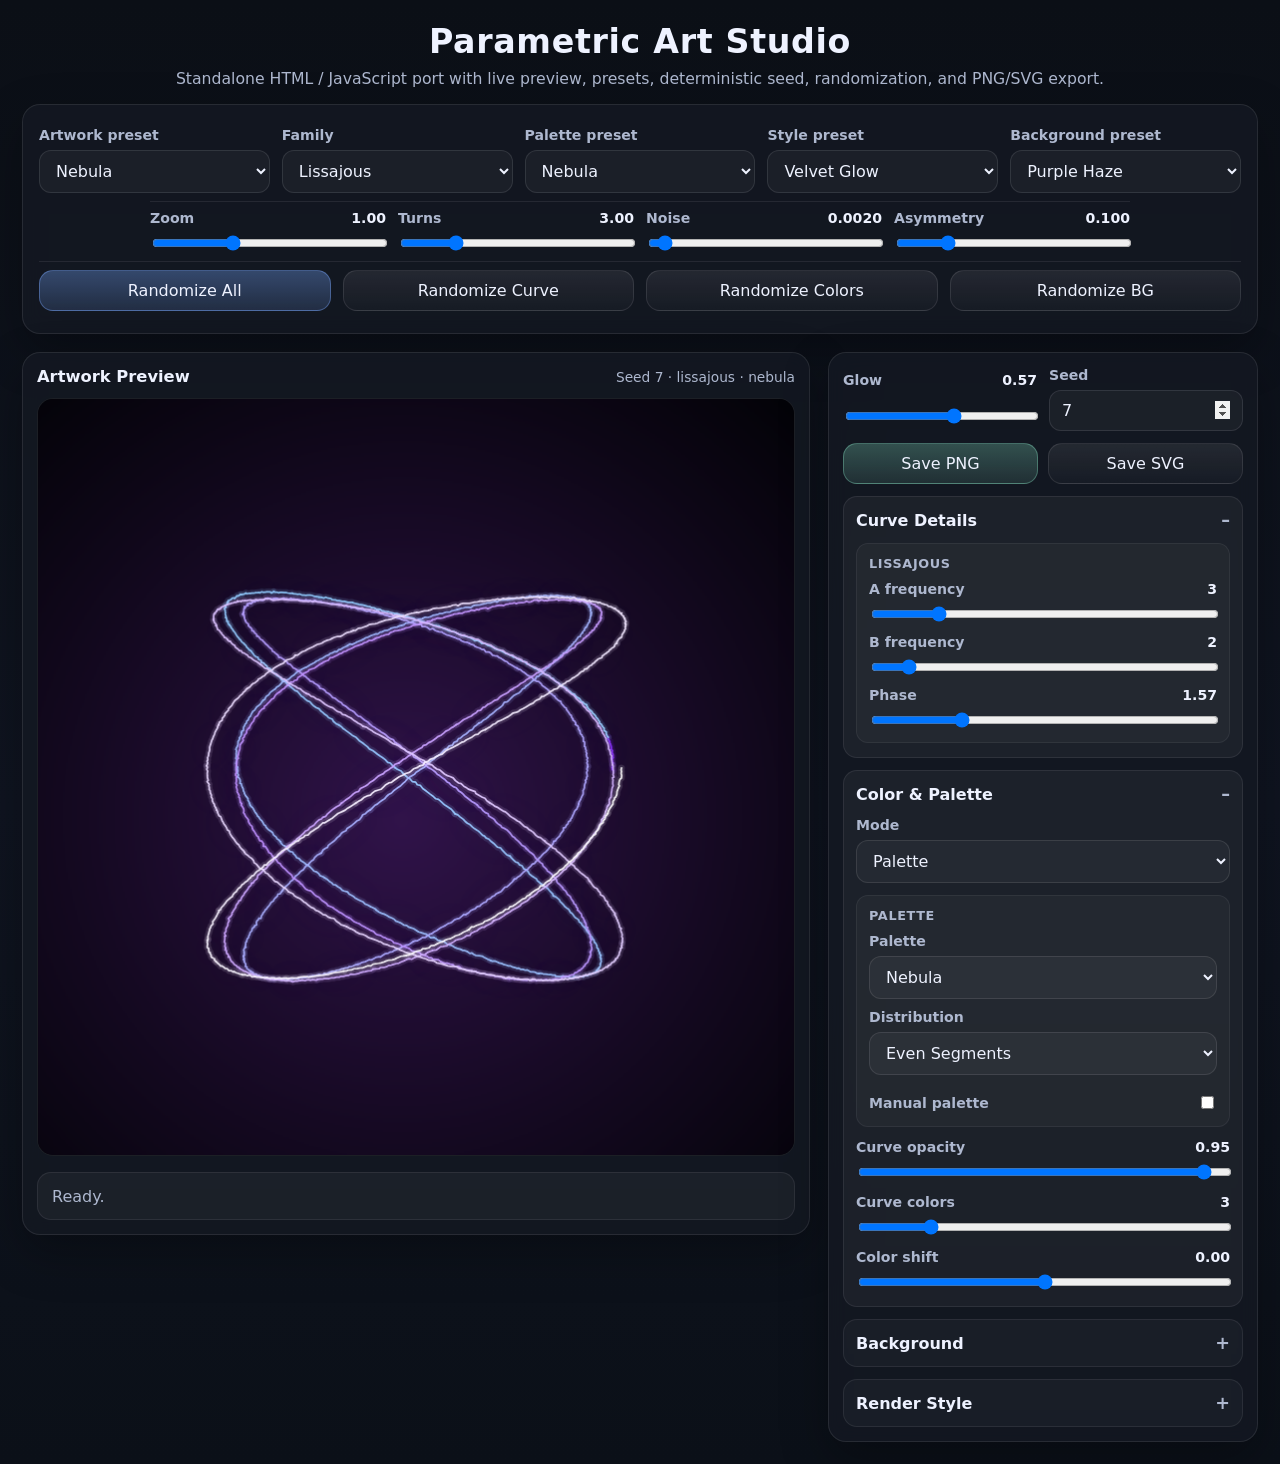
<file: old/part_old.html>
<!doctype html>
<html lang="en">
  <head>
    <meta charset="utf-8" />
    <meta name="viewport" content="width=device-width, initial-scale=1" />
    <title>Parametric Art Studio</title>
    <style>
      :root {
        --bg: #0d1016;
        --panel: #141923;
        --panel-2: #1a2130;
        --panel-3: #222c3f;
        --border: rgba(255, 255, 255, 0.09);
        --text: #eef2ff;
        --muted: #aeb8cf;
        --accent: #79a8ff;
        --accent-2: #8ae6c6;
        --danger: #ff7b91;
        --shadow: 0 18px 48px rgba(0, 0, 0, 0.28);
        --radius: 18px;
        --radius-sm: 12px;
      }
      * {
        box-sizing: border-box;
      }
      html,
      body {
        margin: 0;
        background: linear-gradient(180deg, #0b0f16, #0f1420 55%, #0b1018);
        color: var(--text);
        font-family:
          Inter,
          system-ui,
          -apple-system,
          BlinkMacSystemFont,
          "Segoe UI",
          sans-serif;
      }
      body {
        padding: 22px;
      }
      .app {
        max-width: 1540px;
        margin: 0 auto;
      }
      .header {
        text-align: center;
        margin-bottom: 16px;
      }
      .header h1 {
        margin: 0;
        font-size: clamp(1.6rem, 2.6vw, 2.3rem);
        font-weight: 700;
        letter-spacing: 0.02em;
      }
      .header p {
        margin: 8px 0 0;
        color: var(--muted);
        font-size: 0.98rem;
      }
      .quick-create {
        background: rgba(20, 25, 35, 0.82);
        border: 1px solid var(--border);
        border-radius: var(--radius);
        padding: 14px 16px;
        box-shadow: var(--shadow);
        backdrop-filter: blur(10px);
        margin-bottom: 18px;
      }
      .qc-row {
        display: grid;
        gap: 12px;
        padding: 8px 0;
      }
      .qc-row + .qc-row {
        border-top: 1px solid rgba(255, 255, 255, 0.08);
      }
      .qc-row.row-presets {
        grid-template-columns: repeat(5, minmax(160px, 1fr));
      }
      .qc-row.row-shared {
        grid-template-columns: repeat(4, minmax(180px, 1fr));
        max-width: 980px;
        margin: 0 auto;
      }
      .qc-row.row-actions {
        grid-template-columns: repeat(4, minmax(160px, 1fr));
      }
      .main {
        display: grid;
        grid-template-columns: minmax(420px, 1.12fr) 430px;
        gap: 18px;
        align-items: start;
      }
      .preview-card,
      .controls-card {
        background: rgba(20, 25, 35, 0.82);
        border: 1px solid var(--border);
        border-radius: var(--radius);
        box-shadow: var(--shadow);
        backdrop-filter: blur(10px);
      }
      .preview-card {
        padding: 14px;
      }
      .preview-top {
        display: flex;
        justify-content: space-between;
        align-items: center;
        gap: 12px;
        margin-bottom: 12px;
      }
      .preview-top h2 {
        font-size: 1.02rem;
        margin: 0;
        font-weight: 600;
      }
      .preview-meta {
        color: var(--muted);
        font-size: 0.86rem;
      }
      .preview-wrap {
        position: relative;
        width: 100%;
        aspect-ratio: 1/1;
        background: #090c12;
        border-radius: 16px;
        overflow: hidden;
        border: 1px solid rgba(255, 255, 255, 0.08);
      }
      canvas#preview {
        width: 100%;
        height: 100%;
        display: block;
      }
      .controls-card {
        padding: 14px;
      }
      .sticky {
        position: sticky;
        top: 18px;
      }
      .control-grid-2 {
        display: grid;
        grid-template-columns: 1fr 1fr;
        gap: 12px;
        margin-bottom: 12px;
      }
      .control {
        display: grid;
        gap: 7px;
        min-width: 0;
      }
      .control label,
      .inline-label {
        display: flex;
        justify-content: space-between;
        align-items: center;
        gap: 10px;
        font-size: 0.88rem;
        color: var(--muted);
        font-weight: 600;
      }
      .control input[type="range"] {
        width: 100%;
      }
      .control input[type="number"],
      .control select,
      .control input[type="color"] {
        width: 100%;
        border: 1px solid rgba(255, 255, 255, 0.1);
        border-radius: 12px;
        background: rgba(255, 255, 255, 0.04);
        color: var(--text);
        padding: 10px 12px;
        font: inherit;
      }
      .control input[type="number"]::-webkit-outer-spin-button,
      .control input[type="number"]::-webkit-inner-spin-button {
        opacity: 1;
      }
      .control input[type="color"] {
        padding: 6px;
        min-height: 42px;
      }
      .readout {
        color: var(--text);
        font-variant-numeric: tabular-nums;
      }
      .button-row {
        display: grid;
        grid-template-columns: 1fr 1fr;
        gap: 10px;
        margin-bottom: 12px;
      }
      .button-row.single {
        grid-template-columns: 1fr;
      }
      button {
        border: 1px solid rgba(255, 255, 255, 0.1);
        border-radius: 14px;
        background: linear-gradient(
          180deg,
          rgba(255, 255, 255, 0.08),
          rgba(255, 255, 255, 0.02)
        );
        color: var(--text);
        font: inherit;
        padding: 10px 14px;
        cursor: pointer;
        transition:
          transform 0.12s ease,
          border-color 0.12s ease,
          background 0.12s ease;
      }
      button:hover {
        transform: translateY(-1px);
        border-color: rgba(255, 255, 255, 0.18);
      }
      button.primary {
        background: linear-gradient(
          180deg,
          rgba(121, 168, 255, 0.34),
          rgba(121, 168, 255, 0.16)
        );
        border-color: rgba(121, 168, 255, 0.38);
      }
      button.success {
        background: linear-gradient(
          180deg,
          rgba(138, 230, 198, 0.28),
          rgba(138, 230, 198, 0.12)
        );
        border-color: rgba(138, 230, 198, 0.34);
      }
      details {
        background: rgba(255, 255, 255, 0.03);
        border: 1px solid rgba(255, 255, 255, 0.08);
        border-radius: 14px;
        padding: 0 12px;
        margin-top: 12px;
        overflow: hidden;
      }
      details[open] {
        background: rgba(255, 255, 255, 0.045);
      }
      summary {
        list-style: none;
        cursor: pointer;
        padding: 13px 0;
        font-weight: 600;
        display: flex;
        align-items: center;
        justify-content: space-between;
      }
      summary::-webkit-details-marker {
        display: none;
      }
      summary::after {
        content: "+";
        color: var(--muted);
        font-size: 1.1rem;
      }
      details[open] summary::after {
        content: "–";
      }
      .panel-body {
        padding: 0 0 14px;
        display: grid;
        gap: 12px;
      }
      .subgroup {
        display: grid;
        gap: 10px;
        padding: 12px;
        background: rgba(255, 255, 255, 0.03);
        border: 1px solid rgba(255, 255, 255, 0.06);
        border-radius: 12px;
      }
      .subgroup-title {
        font-size: 0.8rem;
        letter-spacing: 0.05em;
        color: var(--muted);
        text-transform: uppercase;
        font-weight: 700;
      }
      .palette-grid {
        display: grid;
        grid-template-columns: repeat(2, minmax(0, 1fr));
        gap: 10px;
      }
      .palette-grid .control {
        min-width: 0;
      }
      .inline-check {
        display: flex;
        align-items: center;
        justify-content: space-between;
        gap: 12px;
        padding: 8px 0 2px;
        color: var(--muted);
        font-size: 0.88rem;
        font-weight: 600;
      }
      .mode-select {
        display: grid;
        gap: 10px;
      }
      .status {
        margin-top: 16px;
        border: 1px solid rgba(255, 255, 255, 0.08);
        background: rgba(255, 255, 255, 0.04);
        color: var(--muted);
        padding: 12px 14px;
        border-radius: 14px;
        min-height: 48px;
        display: flex;
        align-items: center;
      }
      .status.good {
        border-color: rgba(138, 230, 198, 0.22);
        color: #dcfff3;
      }
      .status.warn {
        border-color: rgba(255, 123, 145, 0.22);
        color: #ffe0e6;
      }
      .muted-note {
        color: var(--muted);
        font-size: 0.82rem;
        line-height: 1.4;
      }
      .hidden {
        display: none !important;
      }
      @media (max-width: 1180px) {
        .main {
          grid-template-columns: 1fr;
        }
        .sticky {
          position: static;
        }
      }
      @media (max-width: 920px) {
        .qc-row.row-presets {
          grid-template-columns: repeat(2, minmax(0, 1fr));
        }
        .qc-row.row-shared {
          grid-template-columns: repeat(2, minmax(0, 1fr));
        }
        .qc-row.row-actions {
          grid-template-columns: repeat(2, minmax(0, 1fr));
        }
        .palette-grid {
          grid-template-columns: 1fr;
        }
      }
      @media (max-width: 560px) {
        body {
          padding: 14px;
        }
        .qc-row.row-presets,
        .qc-row.row-shared,
        .qc-row.row-actions,
        .control-grid-2,
        .button-row {
          grid-template-columns: 1fr;
        }
      }
    </style>
  </head>
  <body>
    <div class="app">
      <div class="header">
        <h1>Parametric Art Studio</h1>
        <p>
          Standalone HTML / JavaScript port with live preview, presets,
          deterministic seed, randomization, and PNG/SVG export.
        </p>
      </div>

      <section class="quick-create">
        <div class="qc-row row-presets">
          <div class="control">
            <label for="artwork_preset">Artwork preset</label
            ><select id="artwork_preset"></select>
          </div>
          <div class="control">
            <label for="family">Family</label
            ><select id="family"></select>
          </div>
          <div class="control">
            <label for="palette_preset">Palette preset</label
            ><select id="palette_preset"></select>
          </div>
          <div class="control">
            <label for="style_preset">Style preset</label
            ><select id="style_preset"></select>
          </div>
          <div class="control">
            <label for="background_preset">Background preset</label
            ><select id="background_preset"></select>
          </div>
        </div>
        <div class="qc-row row-shared">
          <div class="control">
            <label for="zoom"
              >Zoom
              <span
                class="readout"
                data-output-for="zoom"
                data-decimals="2"
              ></span
            ></label>
            <input id="zoom" type="range" min="0.5" max="2" step="0.01" />
          </div>
          <div class="control">
            <label for="turns"
              >Turns
              <span
                class="readout"
                data-output-for="turns"
                data-decimals="2"
              ></span
            ></label>
            <input id="turns" type="range" min="0.5" max="12" step="0.1" />
          </div>
          <div class="control">
            <label for="noise_strength"
              >Noise
              <span
                class="readout"
                data-output-for="noise_strength"
                data-decimals="4"
              ></span
            ></label>
            <input
              id="noise_strength"
              type="range"
              min="0"
              max="0.05"
              step="0.0005"
            />
          </div>
          <div class="control">
            <label for="asymmetry"
              >Asymmetry
              <span
                class="readout"
                data-output-for="asymmetry"
                data-decimals="3"
              ></span
            ></label>
            <input id="asymmetry" type="range" min="0" max="0.5" step="0.005" />
          </div>
        </div>
        <div class="qc-row row-actions">
          <button id="btn_randomize_all" class="primary">Randomize All</button>
          <button id="btn_randomize_curve">Randomize Curve</button>
          <button id="btn_randomize_colors">Randomize Colors</button>
          <button id="btn_randomize_background">Randomize BG</button>
        </div>
      </section>

      <section class="main">
        <div class="preview-card">
          <div class="preview-top">
            <h2>Artwork Preview</h2>
            <div class="preview-meta" id="preview_meta">
              Seed 7 · lissajous · nebula
            </div>
          </div>
          <div class="preview-wrap">
            <canvas id="preview"></canvas>
          </div>
          <div class="status" id="status">Ready.</div>
        </div>

        <div class="controls-card sticky">
          <div class="control-grid-2">
            <div class="control">
              <label for="glow_macro"
                >Glow
                <span
                  class="readout"
                  data-output-for="glow_macro"
                  data-decimals="2"
                ></span
              ></label>
              <input id="glow_macro" type="range" min="0" max="1" step="0.01" />
            </div>
            <div class="control">
              <label for="seed">Seed</label>
              <input id="seed" type="number" min="0" max="9999" step="1" />
            </div>
          </div>

          <div class="button-row">
            <button id="btn_save_png" class="success">Save PNG</button>
            <button id="btn_save_svg">Save SVG</button>
          </div>

          <details open>
            <summary>Curve Details</summary>
            <div class="panel-body">
              <div id="curve_box_lissajous" class="subgroup">
                <div class="subgroup-title">Lissajous</div>
                <div class="control">
                  <label for="liss_a"
                    >A frequency
                    <span
                      class="readout"
                      data-output-for="liss_a"
                      data-decimals="0"
                    ></span></label
                  ><input id="liss_a" type="range" min="1" max="12" step="1" />
                </div>
                <div class="control">
                  <label for="liss_b"
                    >B frequency
                    <span
                      class="readout"
                      data-output-for="liss_b"
                      data-decimals="0"
                    ></span></label
                  ><input id="liss_b" type="range" min="1" max="12" step="1" />
                </div>
                <div class="control">
                  <label for="liss_delta"
                    >Phase
                    <span
                      class="readout"
                      data-output-for="liss_delta"
                      data-decimals="2"
                    ></span></label
                  ><input
                    id="liss_delta"
                    type="range"
                    min="0"
                    max="6.283185307179586"
                    step="0.01"
                  />
                </div>
              </div>
              <div id="curve_box_rose" class="subgroup">
                <div class="subgroup-title">Rose</div>
                <div class="control">
                  <label for="rose_k"
                    >Petal k
                    <span
                      class="readout"
                      data-output-for="rose_k"
                      data-decimals="0"
                    ></span></label
                  ><input id="rose_k" type="range" min="1" max="16" step="1" />
                </div>
                <div class="control">
                  <label for="rose_radial_wobble"
                    >Radial wobble
                    <span
                      class="readout"
                      data-output-for="rose_radial_wobble"
                      data-decimals="3"
                    ></span></label
                  ><input
                    id="rose_radial_wobble"
                    type="range"
                    min="0"
                    max="0.5"
                    step="0.005"
                  />
                </div>
                <div class="control">
                  <label for="rose_wobble_freq"
                    >Wobble frequency
                    <span
                      class="readout"
                      data-output-for="rose_wobble_freq"
                      data-decimals="0"
                    ></span></label
                  ><input
                    id="rose_wobble_freq"
                    type="range"
                    min="1"
                    max="20"
                    step="1"
                  />
                </div>
              </div>
              <div id="curve_box_epitrochoid" class="subgroup">
                <div class="subgroup-title">Epitrochoid</div>
                <div class="control">
                  <label for="epi_R"
                    >Outer R
                    <span
                      class="readout"
                      data-output-for="epi_R"
                      data-decimals="0"
                    ></span></label
                  ><input id="epi_R" type="range" min="1" max="12" step="1" />
                </div>
                <div class="control">
                  <label for="epi_r"
                    >Inner r
                    <span
                      class="readout"
                      data-output-for="epi_r"
                      data-decimals="0"
                    ></span></label
                  ><input id="epi_r" type="range" min="1" max="12" step="1" />
                </div>
                <div class="control">
                  <label for="epi_d"
                    >Offset d
                    <span
                      class="readout"
                      data-output-for="epi_d"
                      data-decimals="2"
                    ></span></label
                  ><input id="epi_d" type="range" min="0" max="12" step="0.1" />
                </div>
              </div>
              <div id="curve_box_burst" class="subgroup">
                <div class="subgroup-title">Burst</div>
                <div class="control">
                  <label for="burst_amp1"
                    >Amp 1
                    <span
                      class="readout"
                      data-output-for="burst_amp1"
                      data-decimals="2"
                    ></span></label
                  ><input
                    id="burst_amp1"
                    type="range"
                    min="0"
                    max="1"
                    step="0.01"
                  />
                </div>
                <div class="control">
                  <label for="burst_amp2"
                    >Amp 2
                    <span
                      class="readout"
                      data-output-for="burst_amp2"
                      data-decimals="2"
                    ></span></label
                  ><input
                    id="burst_amp2"
                    type="range"
                    min="0"
                    max="1"
                    step="0.01"
                  />
                </div>
                <div class="control">
                  <label for="burst_f1"
                    >Freq 1
                    <span
                      class="readout"
                      data-output-for="burst_f1"
                      data-decimals="0"
                    ></span></label
                  ><input
                    id="burst_f1"
                    type="range"
                    min="1"
                    max="30"
                    step="1"
                  />
                </div>
                <div class="control">
                  <label for="burst_f2"
                    >Freq 2
                    <span
                      class="readout"
                      data-output-for="burst_f2"
                      data-decimals="0"
                    ></span></label
                  ><input
                    id="burst_f2"
                    type="range"
                    min="1"
                    max="30"
                    step="1"
                  />
                </div>
                <div class="control">
                  <label for="burst_delta"
                    >Phase
                    <span
                      class="readout"
                      data-output-for="burst_delta"
                      data-decimals="2"
                    ></span></label
                  ><input
                    id="burst_delta"
                    type="range"
                    min="0"
                    max="6.283185307179586"
                    step="0.01"
                  />
                </div>
              </div>
            </div>
          </details>

          <details open>
            <summary>Color &amp; Palette</summary>
            <div class="panel-body">
              <div class="control">
                <label for="color_mode">Mode</label
                ><select id="color_mode"></select>
              </div>

              <div id="color_box_palette" class="subgroup">
                <div class="subgroup-title">Palette</div>
                <div class="control">
                  <label for="palette_name">Palette</label
                  ><select id="palette_name"></select>
                </div>
                <div class="control">
                  <label for="palette_distribution">Distribution</label
                  ><select id="palette_distribution"></select>
                </div>
                <label class="inline-check"
                  ><span>Manual palette</span
                  ><input id="palette_manual_enabled" type="checkbox"
                /></label>
                <div id="palette_manual_block">
                  <div class="control">
                    <label for="palette_size"
                      >Palette size
                      <span
                        class="readout"
                        data-output-for="palette_size"
                        data-decimals="0"
                      ></span></label
                    ><input
                      id="palette_size"
                      type="range"
                      min="2"
                      max="6"
                      step="1"
                    />
                  </div>
                  <div class="palette-grid">
                    <div class="control" id="palette_color_wrap_1">
                      <label for="palette_color_1">Color 1</label
                      ><input id="palette_color_1" type="color" />
                    </div>
                    <div class="control" id="palette_color_wrap_2">
                      <label for="palette_color_2">Color 2</label
                      ><input id="palette_color_2" type="color" />
                    </div>
                    <div class="control" id="palette_color_wrap_3">
                      <label for="palette_color_3">Color 3</label
                      ><input id="palette_color_3" type="color" />
                    </div>
                    <div class="control" id="palette_color_wrap_4">
                      <label for="palette_color_4">Color 4</label
                      ><input id="palette_color_4" type="color" />
                    </div>
                    <div class="control" id="palette_color_wrap_5">
                      <label for="palette_color_5">Color 5</label
                      ><input id="palette_color_5" type="color" />
                    </div>
                    <div class="control" id="palette_color_wrap_6">
                      <label for="palette_color_6">Color 6</label
                      ><input id="palette_color_6" type="color" />
                    </div>
                  </div>
                </div>
              </div>

              <div id="color_box_colormap" class="subgroup">
                <div class="subgroup-title">Colormap</div>
                <div class="control">
                  <label for="colormap">Colormap</label
                  ><select id="colormap"></select>
                </div>
                <div class="control">
                  <label for="colormap_span_lo"
                    >Span low
                    <span
                      class="readout"
                      data-output-for="colormap_span_lo"
                      data-decimals="2"
                    ></span></label
                  ><input
                    id="colormap_span_lo"
                    type="range"
                    min="0"
                    max="1"
                    step="0.01"
                  />
                </div>
                <div class="control">
                  <label for="colormap_span_hi"
                    >Span high
                    <span
                      class="readout"
                      data-output-for="colormap_span_hi"
                      data-decimals="2"
                    ></span></label
                  ><input
                    id="colormap_span_hi"
                    type="range"
                    min="0"
                    max="1"
                    step="0.01"
                  />
                </div>
              </div>

              <div class="control">
                <label for="curve_opacity"
                  >Curve opacity
                  <span
                    class="readout"
                    data-output-for="curve_opacity"
                    data-decimals="2"
                  ></span></label
                ><input
                  id="curve_opacity"
                  type="range"
                  min="0.1"
                  max="1"
                  step="0.01"
                />
              </div>
              <div class="control">
                <label for="num_curve_colors"
                  >Curve colors
                  <span
                    class="readout"
                    data-output-for="num_curve_colors"
                    data-decimals="0"
                  ></span></label
                ><input
                  id="num_curve_colors"
                  type="range"
                  min="1"
                  max="12"
                  step="1"
                />
              </div>
              <div class="control">
                <label for="color_shift"
                  >Color shift
                  <span
                    class="readout"
                    data-output-for="color_shift"
                    data-decimals="2"
                  ></span></label
                ><input
                  id="color_shift"
                  type="range"
                  min="-0.5"
                  max="0.5"
                  step="0.01"
                />
              </div>
            </div>
          </details>

          <details>
            <summary>Background</summary>
            <div class="panel-body">
              <div class="control">
                <label for="background_mode">Background mode</label
                ><select id="background_mode"></select>
              </div>

              <div id="bg_box_solid" class="subgroup">
                <div class="subgroup-title">Solid</div>
                <div class="control">
                  <label for="bg_solid_color">Color</label
                  ><input id="bg_solid_color" type="color" />
                </div>
              </div>
              <div id="bg_box_linear" class="subgroup">
                <div class="subgroup-title">Linear</div>
                <div class="control">
                  <label for="bg_linear_top">Top</label
                  ><input id="bg_linear_top" type="color" />
                </div>
                <div class="control">
                  <label for="bg_linear_bottom">Bottom</label
                  ><input id="bg_linear_bottom" type="color" />
                </div>
                <div class="control">
                  <label for="bg_linear_angle"
                    >Angle
                    <span
                      class="readout"
                      data-output-for="bg_linear_angle"
                      data-decimals="0"
                    ></span></label
                  ><input
                    id="bg_linear_angle"
                    type="range"
                    min="0"
                    max="180"
                    step="1"
                  />
                </div>
              </div>
              <div id="bg_box_radial" class="subgroup">
                <div class="subgroup-title">Radial</div>
                <div class="control">
                  <label for="bg_radial_inner">Inner</label
                  ><input id="bg_radial_inner" type="color" />
                </div>
                <div class="control">
                  <label for="bg_radial_outer">Outer</label
                  ><input id="bg_radial_outer" type="color" />
                </div>
                <div class="control">
                  <label for="bg_radial_center_x"
                    >Center X
                    <span
                      class="readout"
                      data-output-for="bg_radial_center_x"
                      data-decimals="2"
                    ></span></label
                  ><input
                    id="bg_radial_center_x"
                    type="range"
                    min="0"
                    max="1"
                    step="0.01"
                  />
                </div>
                <div class="control">
                  <label for="bg_radial_center_y"
                    >Center Y
                    <span
                      class="readout"
                      data-output-for="bg_radial_center_y"
                      data-decimals="2"
                    ></span></label
                  ><input
                    id="bg_radial_center_y"
                    type="range"
                    min="0"
                    max="1"
                    step="0.01"
                  />
                </div>
                <div class="control">
                  <label for="bg_radial_radius_bias"
                    >Radius bias
                    <span
                      class="readout"
                      data-output-for="bg_radial_radius_bias"
                      data-decimals="2"
                    ></span></label
                  ><input
                    id="bg_radial_radius_bias"
                    type="range"
                    min="0.25"
                    max="2"
                    step="0.01"
                  />
                </div>
              </div>
              <div id="bg_box_mesh" class="subgroup">
                <div class="subgroup-title">Mesh</div>
                <div class="control">
                  <label for="bg_mesh_tl">Top left</label
                  ><input id="bg_mesh_tl" type="color" />
                </div>
                <div class="control">
                  <label for="bg_mesh_tr">Top right</label
                  ><input id="bg_mesh_tr" type="color" />
                </div>
                <div class="control">
                  <label for="bg_mesh_bl">Bottom left</label
                  ><input id="bg_mesh_bl" type="color" />
                </div>
                <div class="control">
                  <label for="bg_mesh_br">Bottom right</label
                  ><input id="bg_mesh_br" type="color" />
                </div>
              </div>

              <div class="control">
                <label for="bg_brightness"
                  >Brightness
                  <span
                    class="readout"
                    data-output-for="bg_brightness"
                    data-decimals="2"
                  ></span></label
                ><input
                  id="bg_brightness"
                  type="range"
                  min="0.5"
                  max="1.5"
                  step="0.01"
                />
              </div>
              <div class="control">
                <label for="bg_contrast"
                  >Contrast
                  <span
                    class="readout"
                    data-output-for="bg_contrast"
                    data-decimals="2"
                  ></span></label
                ><input
                  id="bg_contrast"
                  type="range"
                  min="0.5"
                  max="1.5"
                  step="0.01"
                />
              </div>
              <div class="control">
                <label for="bg_texture_strength"
                  >Texture
                  <span
                    class="readout"
                    data-output-for="bg_texture_strength"
                    data-decimals="3"
                  ></span></label
                ><input
                  id="bg_texture_strength"
                  type="range"
                  min="0"
                  max="0.25"
                  step="0.005"
                />
              </div>
              <div class="control">
                <label for="bg_vignette_strength"
                  >Vignette
                  <span
                    class="readout"
                    data-output-for="bg_vignette_strength"
                    data-decimals="2"
                  ></span></label
                ><input
                  id="bg_vignette_strength"
                  type="range"
                  min="0"
                  max="0.8"
                  step="0.01"
                />
              </div>
            </div>
          </details>

          <details>
            <summary>Render Style</summary>
            <div class="panel-body">
              <div class="control">
                <label for="line_width"
                  >Line width
                  <span
                    class="readout"
                    data-output-for="line_width"
                    data-decimals="2"
                  ></span></label
                ><input
                  id="line_width"
                  type="range"
                  min="0.3"
                  max="5"
                  step="0.01"
                />
              </div>
              <div class="control">
                <label for="glow_layers"
                  >Glow layers
                  <span
                    class="readout"
                    data-output-for="glow_layers"
                    data-decimals="0"
                  ></span></label
                ><input
                  id="glow_layers"
                  type="range"
                  min="0"
                  max="20"
                  step="1"
                />
              </div>
              <div class="control">
                <label for="glow_alpha"
                  >Glow alpha
                  <span
                    class="readout"
                    data-output-for="glow_alpha"
                    data-decimals="3"
                  ></span></label
                ><input
                  id="glow_alpha"
                  type="range"
                  min="0"
                  max="0.2"
                  step="0.001"
                />
              </div>
              <div class="control">
                <label for="glow_scale"
                  >Glow scale
                  <span
                    class="readout"
                    data-output-for="glow_scale"
                    data-decimals="2"
                  ></span></label
                ><input
                  id="glow_scale"
                  type="range"
                  min="1"
                  max="6"
                  step="0.01"
                />
              </div>
              <div class="control">
                <label for="main_alpha"
                  >Main alpha
                  <span
                    class="readout"
                    data-output-for="main_alpha"
                    data-decimals="2"
                  ></span></label
                ><input
                  id="main_alpha"
                  type="range"
                  min="0.1"
                  max="1"
                  step="0.01"
                />
              </div>
              <label class="inline-check"
                ><span>Segment blending</span
                ><input id="segment_blending" type="checkbox"
              /></label>
              <div class="muted-note">
                The canvas preview approximates the notebook’s glow and blended
                segments for speed; SVG export keeps the curve vector-based and
                preserves the overall look.
              </div>
            </div>
          </details>
        </div>
      </section>
    </div>

    <script>
      const DATA = {
        FAMILY_OPTIONS: [
          ["Lissajous", "lissajous"],
          ["Rose", "rose"],
          ["Epitrochoid", "epitrochoid"],
          ["Burst", "burst"],
        ],
        COLOR_MODE_OPTIONS: [
          ["Palette", "palette"],
          ["Colormap", "colormap"],
        ],
        BACKGROUND_MODE_OPTIONS: [
          ["Solid", "solid"],
          ["Linear", "linear"],
          ["Radial", "radial"],
          ["Mesh", "mesh"],
        ],
        PALETTE_DISTRIBUTION_OPTIONS: [
          ["Even Segments", "even_segments"],
          ["Weighted", "weighted"],
          ["Gradient Blend", "gradient_blend"],
        ],
        DEFAULT_RANDOMIZATION_INTENSITY: "moderate",
        CURATED_COLORMAPS: [
          "winter",
          "spring",
          "summer",
          "autumn",
          "viridis",
          "plasma",
          "cividis",
          "cool",
          "twilight",
          "turbo",
          "hsv",
          "jet",
        ],
        POINTS: 10000,
        PALETTE_PRESETS: {
          custom: [],
          nebula: ["#8fd3ff", "#bf8fff", "#ffffff"],
          aurora: ["#72f1b8", "#7ea8ff", "#d9a7ff"],
          ember: ["#ffb347", "#ff7043", "#fff1cc"],
          sunset_bloom: ["#ff8fa3", "#ffc6a5", "#ffe8d6"],
          ice_mono: ["#dff6ff", "#89c2ff", "#5a87ff"],
          noir_neon: ["#f5f5f5", "#ff00aa", "#101010"],
          gold_filament: ["#ffd166", "#fff1b6", "#8c6a00"],
          plasma: ["#00e5ff", "#7b61ff", "#ffffff"],
        },
        BACKGROUND_PRESETS: {
          custom: { mode: "linear" },
          deep_space: {
            mode: "linear",
            linear: { top: "#120a2a", bottom: "#030308", angle: 90 },
          },
          purple_haze: {
            mode: "radial",
            radial: {
              inner: "#31134b",
              outer: "#030308",
              center_x: 0.48,
              center_y: 0.56,
              radius_bias: 1.0,
            },
          },
          ember_fog: {
            mode: "radial",
            radial: {
              inner: "#4b180f",
              outer: "#040202",
              center_x: 0.52,
              center_y: 0.45,
              radius_bias: 1.15,
            },
          },
          cyan_void: {
            mode: "linear",
            linear: { top: "#07111d", bottom: "#020204", angle: 90 },
          },
          twilight_mesh: {
            mode: "mesh",
            mesh: {
              tl: "#160a2f",
              tr: "#09203f",
              bl: "#030308",
              br: "#1e0d2b",
            },
          },
          warm_smoke: {
            mode: "linear",
            linear: { top: "#2b160f", bottom: "#060303", angle: 90 },
          },
          velvet_black: {
            mode: "radial",
            radial: {
              inner: "#171721",
              outer: "#020202",
              center_x: 0.5,
              center_y: 0.5,
              radius_bias: 0.9,
            },
          },
          aurora_night: {
            mode: "linear",
            linear: { top: "#0b1a20", bottom: "#130d29", angle: 90 },
          },
        },
        STYLE_PRESETS: {
          custom: {},
          fine_wire: {
            line_width: 1.0,
            glow_layers: 4,
            glow_alpha: 0.025,
            glow_scale: 1.4,
            main_alpha: 0.98,
          },
          velvet_glow: {
            line_width: 1.6,
            glow_layers: 8,
            glow_alpha: 0.055,
            glow_scale: 2.0,
            main_alpha: 0.95,
          },
          plasma_bloom: {
            line_width: 1.2,
            glow_layers: 12,
            glow_alpha: 0.075,
            glow_scale: 2.6,
            main_alpha: 0.96,
          },
          poster_crisp: {
            line_width: 1.9,
            glow_layers: 2,
            glow_alpha: 0.015,
            glow_scale: 1.15,
            main_alpha: 1.0,
          },
          ghost_trace: {
            line_width: 0.9,
            glow_layers: 6,
            glow_alpha: 0.03,
            glow_scale: 1.7,
            main_alpha: 0.85,
          },
        },
        ARTWORK_PRESETS: {
          custom: {},
          nebula: {
            curve: {
              family: "lissajous",
              turns: 3.0,
              asymmetry: 0.1,
              noise_strength: 0.002,
              params: { a: 3, b: 2, delta: 1.8 },
            },
            style_preset: "velvet_glow",
            palette_preset: "nebula",
            background_preset: "purple_haze",
            color: { mode: "palette", curve_color: "#9ed8ff" },
            meta_seed: 7,
          },
          flower: {
            curve: {
              family: "rose",
              turns: 2.0,
              asymmetry: 0.05,
              noise_strength: 0.001,
              params: { k: 7, radial_wobble: 0.12, wobble_freq: 8 },
            },
            style_preset: "velvet_glow",
            palette_preset: "sunset_bloom",
            background_preset: "ember_fog",
            color: { mode: "palette", curve_color: "#ffd7e6" },
            meta_seed: 12,
          },
          electric: {
            curve: {
              family: "burst",
              turns: 3.0,
              asymmetry: 0.22,
              noise_strength: 0.004,
              params: { amp1: 0.45, amp2: 0.25, f1: 9, f2: 17, delta: 0.7 },
            },
            style_preset: "plasma_bloom",
            palette_preset: "plasma",
            background_preset: "cyan_void",
            color: { mode: "palette" },
            meta_seed: 21,
          },
          spiro: {
            curve: {
              family: "epitrochoid",
              turns: 6.0,
              asymmetry: 0.03,
              noise_strength: 0.0,
              params: { R: 5, r: 3, d: 5 },
            },
            style_preset: "fine_wire",
            palette_preset: "gold_filament",
            background_preset: "warm_smoke",
            color: { mode: "palette", curve_color: "#fff1b6" },
            meta_seed: 4,
          },
          ember_bloom: {
            curve: {
              family: "rose",
              turns: 2.2,
              asymmetry: 0.08,
              noise_strength: 0.0015,
              params: { k: 5, radial_wobble: 0.09, wobble_freq: 6 },
            },
            style_preset: "velvet_glow",
            palette_preset: "ember",
            background_preset: "ember_fog",
            color: { mode: "palette" },
            meta_seed: 17,
          },
          aurora_wire: {
            curve: {
              family: "lissajous",
              turns: 2.5,
              asymmetry: 0.07,
              noise_strength: 0.001,
              params: { a: 4, b: 7, delta: 0.9 },
            },
            style_preset: "ghost_trace",
            palette_preset: "aurora",
            background_preset: "aurora_night",
            color: { mode: "palette" },
            meta_seed: 8,
          },
          noir_neon: {
            curve: {
              family: "epitrochoid",
              turns: 5.0,
              asymmetry: 0.02,
              noise_strength: 0.0,
              params: { R: 7, r: 4, d: 5 },
            },
            style_preset: "poster_crisp",
            palette_preset: "noir_neon",
            background_preset: "velvet_black",
            color: { mode: "palette", curve_color: "#f5f5f5" },
            meta_seed: 30,
          },
          plasma_halo: {
            curve: {
              family: "burst",
              turns: 4.0,
              asymmetry: 0.2,
              noise_strength: 0.006,
              params: { amp1: 0.52, amp2: 0.18, f1: 11, f2: 19, delta: 0.35 },
            },
            style_preset: "plasma_bloom",
            palette_preset: "plasma",
            background_preset: "deep_space",
            color: { mode: "palette" },
            meta_seed: 26,
          },
        },
        FAMILY_PARAM_DEFAULTS: {
          lissajous: { a: 3.0, b: 2.0, delta: 1.5707963267948966 },
          rose: { k: 5.0, radial_wobble: 0.12, wobble_freq: 6.0 },
          epitrochoid: { R: 5.0, r: 3.0, d: 5.0 },
          burst: { amp1: 0.45, amp2: 0.22, f1: 8.0, f2: 17.0, delta: 0.3 },
        },
        PARAM_RANGES: {
          "curve.turns": [0.5, 12.0],
          "curve.asymmetry": [0.0, 0.5],
          "curve.noise_strength": [0.0, 0.05],
          "curve.zoom": [0.5, 2.0],
          "style.line_width": [0.3, 5.0],
          "style.glow_layers": [0, 20],
          "style.glow_alpha": [0.0, 0.2],
          "style.glow_scale": [1.0, 6.0],
          "style.main_alpha": [0.1, 1.0],
          "background.brightness": [0.5, 1.5],
          "background.contrast": [0.5, 1.5],
          "background.texture_strength": [0.0, 0.25],
          "background.vignette_strength": [0.0, 0.8],
          "lissajous.a": [1, 12],
          "lissajous.b": [1, 12],
          "lissajous.delta": [0, 6.283185307179586],
          "rose.k": [1, 16],
          "rose.radial_wobble": [0.0, 0.5],
          "rose.wobble_freq": [1, 20],
          "epitrochoid.R": [1, 12],
          "epitrochoid.r": [1, 12],
          "epitrochoid.d": [0, 12],
          "burst.amp1": [0.0, 1.0],
          "burst.amp2": [0.0, 1.0],
          "burst.f1": [1, 30],
          "burst.f2": [1, 30],
          "burst.delta": [0, 6.283185307179586],
        },
        DEFAULT_SETTINGS: {
          meta: {
            artwork_preset: "nebula",
            style_preset: "velvet_glow",
            palette_preset: "nebula",
            background_preset: "purple_haze",
            seed: 7,
          },
          curve: {
            family: "lissajous",
            turns: 3.0,
            asymmetry: 0.1,
            noise_strength: 0.002,
            zoom: 1.0,
            params: { a: 3.0, b: 2.0, delta: 1.5707963267948966 },
          },
          style: {
            glow_macro: 0.6,
            line_width: 1.6,
            glow_layers: 8,
            glow_alpha: 0.055,
            glow_scale: 2.0,
            main_alpha: 0.95,
            segment_blending: true,
          },
          color: {
            mode: "palette",
            curve_color: "#9ed8ff",
            palette_name: "nebula",
            palette_colors: ["#8fd3ff", "#bf8fff", "#ffffff"],
            palette_size: 3,
            palette_distribution: "even_segments",
            colormap: "viridis",
            colormap_span: [0.1, 0.9],
            num_curve_colors: 3,
            curve_opacity: 0.95,
            color_shift: 0.0,
            manual_palette: false,
          },
          background: {
            mode: "radial",
            preset: "purple_haze",
            solid_color: "#05060a",
            linear: { top: "#120a2a", bottom: "#030308", angle: 90 },
            radial: {
              inner: "#31134b",
              outer: "#030308",
              center_x: 0.48,
              center_y: 0.56,
              radius_bias: 1.0,
            },
            mesh: {
              tl: "#160a2f",
              tr: "#09203f",
              bl: "#030308",
              br: "#1e0d2b",
            },
            brightness: 1.0,
            contrast: 1.0,
            texture_strength: 0.0,
            vignette_strength: 0.12,
          },
        },
      };

      const CMAPS = {
        winter: ["#0000ff", "#00ffff"],
        spring: ["#ff00ff", "#ffff00"],
        summer: ["#008066", "#ffff66"],
        autumn: ["#ff0000", "#ffff00"],
        viridis: ["#440154", "#3b528b", "#21908d", "#5dc963", "#fde725"],
        plasma: ["#0d0887", "#7e03a8", "#cc4778", "#f89540", "#f0f921"],
        cividis: ["#00204c", "#424086", "#7a7c78", "#bcae6c", "#fee838"],
        cool: ["#00ffff", "#ff00ff"],
        twilight: ["#e2d9e2", "#7b85d4", "#35204a", "#9177a8", "#e2d9e2"],
        turbo: [
          "#30123b",
          "#4145ab",
          "#2ab0ff",
          "#7ded47",
          "#f9ba38",
          "#e53935",
        ],
        hsv: [
          "#ff0000",
          "#ffff00",
          "#00ff00",
          "#00ffff",
          "#0000ff",
          "#ff00ff",
          "#ff0000",
        ],
        jet: ["#00007f", "#0000ff", "#00ffff", "#ffff00", "#ff0000", "#7f0000"],
      };

      const NON_COMPOSITION_WIDGET_KEYS = new Set(["seed"]);
      const CURVE_WIDGET_KEYS = new Set([
        "family",
        "turns",
        "asymmetry",
        "noise_strength",
        "zoom",
        "liss_a",
        "liss_b",
        "liss_delta",
        "rose_k",
        "rose_radial_wobble",
        "rose_wobble_freq",
        "epi_R",
        "epi_r",
        "epi_d",
        "burst_amp1",
        "burst_amp2",
        "burst_f1",
        "burst_f2",
        "burst_delta",
      ]);
      const STYLE_WIDGET_KEYS = new Set([
        "glow_macro",
        "line_width",
        "glow_layers",
        "glow_alpha",
        "glow_scale",
        "main_alpha",
        "segment_blending",
      ]);
      const PALETTE_WIDGET_KEYS = new Set([
        "color_mode",
        "palette_name",
        "palette_manual_enabled",
        "palette_size",
        "palette_distribution",
        "colormap",
        "colormap_span_lo",
        "colormap_span_hi",
        "curve_opacity",
        "num_curve_colors",
        "color_shift",
        "palette_color_1",
        "palette_color_2",
        "palette_color_3",
        "palette_color_4",
        "palette_color_5",
        "palette_color_6",
      ]);
      const BACKGROUND_WIDGET_KEYS = new Set([
        "background_mode",
        "bg_solid_color",
        "bg_linear_top",
        "bg_linear_bottom",
        "bg_linear_angle",
        "bg_radial_inner",
        "bg_radial_outer",
        "bg_radial_center_x",
        "bg_radial_center_y",
        "bg_radial_radius_bias",
        "bg_mesh_tl",
        "bg_mesh_tr",
        "bg_mesh_bl",
        "bg_mesh_br",
        "bg_brightness",
        "bg_contrast",
        "bg_texture_strength",
        "bg_vignette_strength",
      ]);

      const previewCanvas = document.getElementById("preview");
      const statusEl = document.getElementById("status");
      const previewMeta = document.getElementById("preview_meta");
      const previewWrap = document.querySelector(".preview-wrap");

      let state = validateSettings(deepClone(DATA.DEFAULT_SETTINGS));
      let isSyncing = false;
      let renderQueued = false;
      let bgCache = new Map();
      let activeToastKind = "";

      function $(id) {
        return document.getElementById(id);
      }
      function deepClone(v) {
        return JSON.parse(JSON.stringify(v));
      }
      function clamp(v, lo, hi) {
        return Math.max(lo, Math.min(hi, v));
      }
      function lerp(a, b, t) {
        return (1 - t) * a + t * b;
      }
      function titleize(s) {
        return String(s)
          .replace(/_/g, " ")
          .replace(/\b\w/g, (m) => m.toUpperCase());
      }
      function nowTimestampStr() {
        const d = new Date();
        const pad = (n) => String(n).padStart(2, "0");
        return `${d.getFullYear()}${pad(d.getMonth() + 1)}${pad(d.getDate())}_${pad(d.getHours())}${pad(d.getMinutes())}${pad(d.getSeconds())}`;
      }
      function rgbaString(rgb, alpha = 1) {
        return `rgba(${Math.round(rgb[0] * 255)}, ${Math.round(rgb[1] * 255)}, ${Math.round(rgb[2] * 255)}, ${alpha})`;
      }
      function hexToRgb01(hex) {
        const clean = hex.replace("#", "");
        const n = parseInt(
          clean.length === 3
            ? clean
                .split("")
                .map((ch) => ch + ch)
                .join("")
            : clean,
          16,
        );
        return [
          ((n >> 16) & 255) / 255,
          ((n >> 8) & 255) / 255,
          (n & 255) / 255,
        ];
      }
      function rgb01ToHex(rgb) {
        const vals = rgb.map((v) => clamp(v, 0, 1));
        return (
          "#" +
          vals
            .map((v) =>
              Math.round(v * 255)
                .toString(16)
                .padStart(2, "0"),
            )
            .join("")
        );
      }
      function blendRgb(c1, c2, t) {
        return [
          lerp(c1[0], c2[0], t),
          lerp(c1[1], c2[1], t),
          lerp(c1[2], c2[2], t),
        ];
      }
      function rgbToHsv(r, g, b) {
        const max = Math.max(r, g, b),
          min = Math.min(r, g, b);
        const d = max - min;
        let h = 0;
        const s = max === 0 ? 0 : d / max;
        const v = max;
        if (d !== 0) {
          switch (max) {
            case r:
              h = (g - b) / d + (g < b ? 6 : 0);
              break;
            case g:
              h = (b - r) / d + 2;
              break;
            case b:
              h = (r - g) / d + 4;
              break;
          }
          h /= 6;
        }
        return [h, s, v];
      }
      function hsvToRgb(h, s, v) {
        let r, g, b;
        const i = Math.floor(h * 6);
        const f = h * 6 - i;
        const p = v * (1 - s);
        const q = v * (1 - f * s);
        const t = v * (1 - (1 - f) * s);
        switch (i % 6) {
          case 0:
            r = v;
            g = t;
            b = p;
            break;
          case 1:
            r = q;
            g = v;
            b = p;
            break;
          case 2:
            r = p;
            g = v;
            b = t;
            break;
          case 3:
            r = p;
            g = q;
            b = v;
            break;
          case 4:
            r = t;
            g = p;
            b = v;
            break;
          case 5:
            r = v;
            g = p;
            b = q;
            break;
        }
        return [r, g, b];
      }
      function shiftColorHue(hexColor, shift) {
        const rgb = hexToRgb01(hexColor);
        const [h, s, v] = rgbToHsv(rgb[0], rgb[1], rgb[2]);
        return rgb01ToHex(hsvToRgb((h + shift + 1) % 1, s, v));
      }
      function downloadBlob(filename, blob) {
        const url = URL.createObjectURL(blob);
        const a = document.createElement("a");
        a.href = url;
        a.download = filename;
        document.body.appendChild(a);
        a.click();
        setTimeout(() => {
          URL.revokeObjectURL(url);
          a.remove();
        }, 0);
      }
      class RNG {
        constructor(seed) {
          this.seed = Number(seed) >>> 0 || 1;
          this._spare = null;
        }
        random() {
          let t = (this.seed += 0x6d2b79f5);
          t = Math.imul(t ^ (t >>> 15), t | 1);
          t ^= t + Math.imul(t ^ (t >>> 7), t | 61);
          return ((t ^ (t >>> 14)) >>> 0) / 4294967296;
        }
        uniform(lo, hi) {
          return lo + (hi - lo) * this.random();
        }
        integers(lo, hi) {
          return Math.floor(this.uniform(lo, hi));
        }
        normal() {
          if (this._spare !== null) {
            const v = this._spare;
            this._spare = null;
            return v;
          }
          let u = 0,
            v = 0;
          while (u === 0) u = this.random();
          while (v === 0) v = this.random();
          const mag = Math.sqrt(-2 * Math.log(u));
          const z0 = mag * Math.cos(2 * Math.PI * v);
          const z1 = mag * Math.sin(2 * Math.PI * v);
          this._spare = z1;
          return z0;
        }
      }

      function makeDefaultCurveParams(family) {
        return deepClone(DATA.FAMILY_PARAM_DEFAULTS[family]);
      }
      function makeDefaultSettings() {
        return deepClone(DATA.DEFAULT_SETTINGS);
      }
      function inferGlowMacro(settings) {
        const s = settings.style;
        const components = [
          clamp(s.glow_layers / 14.0, 0, 1),
          clamp(s.glow_alpha / 0.085, 0, 1),
          clamp((s.glow_scale - 1.0) / 2.0, 0, 1),
        ];
        return clamp((components[0] + components[1] + components[2]) / 3, 0, 1);
      }
      function syncMacroControls(settings) {
        settings.style.glow_macro = inferGlowMacro(settings);
        return settings;
      }
      function applyGlowMacro(settings) {
        const g = clamp(Number(settings.style.glow_macro ?? 0.6), 0, 1);
        settings.style.glow_layers = Math.round(lerp(0, 14, g));
        settings.style.glow_alpha = lerp(0.0, 0.085, g);
        settings.style.glow_scale = lerp(1.0, 3.0, g);
        return settings;
      }
      function validateCurveSettings(settings) {
        const curve = settings.curve;
        const fams = new Set(DATA.FAMILY_OPTIONS.map((v) => v[1]));
        if (!fams.has(curve.family)) curve.family = "lissajous";
        curve.turns = clamp(
          Number(curve.turns),
          ...DATA.PARAM_RANGES["curve.turns"],
        );
        curve.asymmetry = clamp(
          Number(curve.asymmetry),
          ...DATA.PARAM_RANGES["curve.asymmetry"],
        );
        curve.noise_strength = clamp(
          Number(curve.noise_strength),
          ...DATA.PARAM_RANGES["curve.noise_strength"],
        );
        curve.zoom = clamp(
          Number(curve.zoom),
          ...DATA.PARAM_RANGES["curve.zoom"],
        );
        const base = makeDefaultCurveParams(curve.family);
        Object.assign(base, curve.params || {});
        if (curve.family === "lissajous") {
          base.a = clamp(Number(base.a), ...DATA.PARAM_RANGES["lissajous.a"]);
          base.b = clamp(Number(base.b), ...DATA.PARAM_RANGES["lissajous.b"]);
          base.delta = clamp(
            Number(base.delta),
            ...DATA.PARAM_RANGES["lissajous.delta"],
          );
        } else if (curve.family === "rose") {
          base.k = clamp(Number(base.k), ...DATA.PARAM_RANGES["rose.k"]);
          base.radial_wobble = clamp(
            Number(base.radial_wobble),
            ...DATA.PARAM_RANGES["rose.radial_wobble"],
          );
          base.wobble_freq = clamp(
            Number(base.wobble_freq),
            ...DATA.PARAM_RANGES["rose.wobble_freq"],
          );
        } else if (curve.family === "epitrochoid") {
          base.R = clamp(Number(base.R), ...DATA.PARAM_RANGES["epitrochoid.R"]);
          base.r = clamp(Number(base.r), ...DATA.PARAM_RANGES["epitrochoid.r"]);
          if (Math.abs(base.r) < 1e-6) base.r = 1;
          base.d = clamp(Number(base.d), ...DATA.PARAM_RANGES["epitrochoid.d"]);
        } else if (curve.family === "burst") {
          base.amp1 = clamp(
            Number(base.amp1),
            ...DATA.PARAM_RANGES["burst.amp1"],
          );
          base.amp2 = clamp(
            Number(base.amp2),
            ...DATA.PARAM_RANGES["burst.amp2"],
          );
          base.f1 = clamp(Number(base.f1), ...DATA.PARAM_RANGES["burst.f1"]);
          base.f2 = clamp(Number(base.f2), ...DATA.PARAM_RANGES["burst.f2"]);
          base.delta = clamp(
            Number(base.delta),
            ...DATA.PARAM_RANGES["burst.delta"],
          );
        }
        curve.params = base;
        return settings;
      }
      function validateColorSettings(settings) {
        const color = settings.color;
        const modes = new Set(DATA.COLOR_MODE_OPTIONS.map((v) => v[1]));
        if (!modes.has(color.mode)) color.mode = "palette";
        color.curve_color = color.curve_color || "#ffffff";
        color.curve_opacity = clamp(Number(color.curve_opacity), 0.1, 1);
        color.palette_size = Math.round(
          clamp(Number(color.palette_size), 2, 6),
        );
        color.num_curve_colors = Math.round(
          clamp(Number(color.num_curve_colors), 1, 12),
        );
        color.color_shift = clamp(Number(color.color_shift ?? 0), -0.5, 0.5);
        color.manual_palette = !!color.manual_palette;
        const distributions = new Set(
          DATA.PALETTE_DISTRIBUTION_OPTIONS.map((v) => v[1]),
        );
        if (!distributions.has(color.palette_distribution))
          color.palette_distribution = "even_segments";
        if (!(color.palette_name in DATA.PALETTE_PRESETS))
          color.palette_name = "nebula";
        if (!color.manual_palette) {
          const preset = DATA.PALETTE_PRESETS[color.palette_name] || [];
          if (preset.length) {
            color.palette_colors = deepClone(preset);
            color.palette_size = Math.round(
              clamp(color.palette_colors.length, 2, 6),
            );
          }
        }
        color.palette_colors = Array.isArray(color.palette_colors)
          ? [...color.palette_colors]
          : [];
        while (color.palette_colors.length < color.palette_size)
          color.palette_colors.push("#ffffff");
        color.palette_colors = color.palette_colors.slice(
          0,
          Math.max(6, color.palette_size),
        );
        let span = Array.isArray(color.colormap_span)
          ? [...color.colormap_span]
          : [0.1, 0.9];
        if (span.length !== 2) span = [0.1, 0.9];
        span = [
          clamp(Number(span[0]), 0, 1),
          clamp(Number(span[1]), 0, 1),
        ].sort((a, b) => a - b);
        if (span[1] - span[0] < 0.05) span[1] = Math.min(1, span[0] + 0.05);
        color.colormap_span = span;
        if (!DATA.CURATED_COLORMAPS.includes(color.colormap))
          color.colormap = DATA.CURATED_COLORMAPS[0];
        return settings;
      }
      function validateStyleSettings(settings) {
        const s = settings.style;
        s.glow_macro = clamp(Number(s.glow_macro ?? 0.6), 0, 1);
        s.line_width = clamp(
          Number(s.line_width),
          ...DATA.PARAM_RANGES["style.line_width"],
        );
        s.glow_layers = Math.round(
          clamp(
            Number(s.glow_layers),
            ...DATA.PARAM_RANGES["style.glow_layers"],
          ),
        );
        s.glow_alpha = clamp(
          Number(s.glow_alpha),
          ...DATA.PARAM_RANGES["style.glow_alpha"],
        );
        s.glow_scale = clamp(
          Number(s.glow_scale),
          ...DATA.PARAM_RANGES["style.glow_scale"],
        );
        s.main_alpha = clamp(
          Number(s.main_alpha),
          ...DATA.PARAM_RANGES["style.main_alpha"],
        );
        s.segment_blending = !!s.segment_blending;
        return settings;
      }
      function validateBackgroundSettings(settings) {
        const bg = settings.background;
        const modes = new Set(DATA.BACKGROUND_MODE_OPTIONS.map((v) => v[1]));
        if (!modes.has(bg.mode)) bg.mode = "linear";
        bg.brightness = clamp(
          Number(bg.brightness),
          ...DATA.PARAM_RANGES["background.brightness"],
        );
        bg.contrast = clamp(
          Number(bg.contrast),
          ...DATA.PARAM_RANGES["background.contrast"],
        );
        bg.texture_strength = clamp(
          Number(bg.texture_strength),
          ...DATA.PARAM_RANGES["background.texture_strength"],
        );
        bg.vignette_strength = clamp(
          Number(bg.vignette_strength),
          ...DATA.PARAM_RANGES["background.vignette_strength"],
        );
        bg.linear = Object.assign(
          { top: "#120a2a", bottom: "#030308", angle: 90 },
          bg.linear || {},
        );
        bg.radial = Object.assign(
          {
            inner: "#31134b",
            outer: "#030308",
            center_x: 0.5,
            center_y: 0.5,
            radius_bias: 1,
          },
          bg.radial || {},
        );
        bg.mesh = Object.assign(
          { tl: "#160a2f", tr: "#09203f", bl: "#030308", br: "#1e0d2b" },
          bg.mesh || {},
        );
        bg.radial.center_x = clamp(Number(bg.radial.center_x), 0, 1);
        bg.radial.center_y = clamp(Number(bg.radial.center_y), 0, 1);
        bg.radial.radius_bias = clamp(Number(bg.radial.radius_bias), 0.25, 2);
        bg.linear.angle = clamp(Number(bg.linear.angle), 0, 180);
        return settings;
      }
      function validateSettings(input) {
        const settings = deepClone(input);
        validateCurveSettings(settings);
        validateColorSettings(settings);
        validateBackgroundSettings(settings);
        validateStyleSettings(settings);
        syncMacroControls(settings);
        return settings;
      }
      function applyStylePreset(settings, presetName) {
        settings = deepClone(settings);
        if (!(presetName in DATA.STYLE_PRESETS))
          return validateSettings(settings);
        settings.meta.artwork_preset = "custom";
        settings.meta.style_preset = presetName;
        Object.assign(
          settings.style,
          deepClone(DATA.STYLE_PRESETS[presetName]),
        );
        return validateSettings(settings);
      }
      function applyPalettePreset(settings, presetName) {
        settings = deepClone(settings);
        settings.meta.artwork_preset = "custom";
        if (!(presetName in DATA.PALETTE_PRESETS) || presetName === "custom") {
          settings.meta.palette_preset = "custom";
          return validateSettings(settings);
        }
        settings.meta.palette_preset = presetName;
        settings.color.mode = "palette";
        settings.color.palette_name = presetName;
        settings.color.palette_colors = deepClone(
          DATA.PALETTE_PRESETS[presetName],
        );
        settings.color.palette_size = Math.min(
          6,
          settings.color.palette_colors.length,
        );
        settings.color.manual_palette = false;
        return validateSettings(settings);
      }
      function applyBackgroundPreset(settings, presetName) {
        settings = deepClone(settings);
        settings.meta.artwork_preset = "custom";
        if (
          !(presetName in DATA.BACKGROUND_PRESETS) ||
          presetName === "custom"
        ) {
          settings.meta.background_preset = "custom";
          settings.background.preset = "custom";
          return validateSettings(settings);
        }
        settings.meta.background_preset = presetName;
        const preset = DATA.BACKGROUND_PRESETS[presetName];
        settings.background.preset = presetName;
        settings.background.mode = preset.mode;
        if (preset.linear)
          Object.assign(settings.background.linear, deepClone(preset.linear));
        if (preset.radial)
          Object.assign(settings.background.radial, deepClone(preset.radial));
        if (preset.mesh)
          Object.assign(settings.background.mesh, deepClone(preset.mesh));
        return validateSettings(settings);
      }
      function applyArtworkPreset(settings, presetName) {
        settings = deepClone(settings);
        if (!(presetName in DATA.ARTWORK_PRESETS) || presetName === "custom") {
          settings.meta.artwork_preset = "custom";
          return validateSettings(settings);
        }
        const preset = DATA.ARTWORK_PRESETS[presetName];
        settings.meta.artwork_preset = presetName;
        settings.curve.family = preset.curve.family;
        settings.curve.params = makeDefaultCurveParams(settings.curve.family);
        Object.assign(settings.curve.params, deepClone(preset.curve.params));
        settings.curve.turns = preset.curve.turns;
        settings.curve.asymmetry = preset.curve.asymmetry;
        settings.curve.noise_strength = preset.curve.noise_strength;
        settings.meta.seed = preset.meta_seed ?? settings.meta.seed;
        settings = applyStylePreset(settings, preset.style_preset);
        settings = applyPalettePreset(settings, preset.palette_preset);
        settings = applyBackgroundPreset(settings, preset.background_preset);
        settings.meta.artwork_preset = presetName;
        Object.assign(settings.color, deepClone(preset.color || {}));
        return validateSettings(settings);
      }
      function markPresetsCustomIfNeeded(settings, changedKeys) {
        settings = deepClone(settings);
        if (!changedKeys) {
          settings.meta.artwork_preset = "custom";
          settings.meta.style_preset = "custom";
          settings.meta.palette_preset = "custom";
          settings.meta.background_preset = "custom";
          settings.background.preset = "custom";
          return settings;
        }
        const affected = new Set();
        for (const key of changedKeys) {
          if (!key || NON_COMPOSITION_WIDGET_KEYS.has(key)) continue;
          if (
            CURVE_WIDGET_KEYS.has(key) ||
            STYLE_WIDGET_KEYS.has(key) ||
            PALETTE_WIDGET_KEYS.has(key) ||
            BACKGROUND_WIDGET_KEYS.has(key)
          )
            affected.add("artwork");
          if (STYLE_WIDGET_KEYS.has(key)) affected.add("style");
          if (PALETTE_WIDGET_KEYS.has(key)) affected.add("palette");
          if (BACKGROUND_WIDGET_KEYS.has(key)) affected.add("background");
        }
        if (affected.has("artwork")) settings.meta.artwork_preset = "custom";
        if (affected.has("style")) settings.meta.style_preset = "custom";
        if (affected.has("palette")) settings.meta.palette_preset = "custom";
        if (affected.has("background")) {
          settings.meta.background_preset = "custom";
          settings.background.preset = "custom";
        }
        return settings;
      }
      function perturbValue(rng, value, lo, hi, intensity, integer = false) {
        const pct = { subtle: 0.1, moderate: 0.28, wild: 0.65 }[intensity];
        const span = hi - lo;
        let out =
          intensity === "wild"
            ? rng.uniform(lo, hi)
            : value + rng.normal() * pct * span;
        out = clamp(out, lo, hi);
        return integer ? Math.round(out) : out;
      }
      function chooseRelatedPalette(currentPaletteName, intensity, rng) {
        const names = Object.keys(DATA.PALETTE_PRESETS).filter(
          (k) => k !== "custom",
        );
        if (names.includes(currentPaletteName) && intensity === "subtle")
          return currentPaletteName;
        return names[rng.integers(0, names.length)];
      }
      function chooseRelatedBackground(currentBgName, intensity, rng) {
        const names = Object.keys(DATA.BACKGROUND_PRESETS).filter(
          (k) => k !== "custom",
        );
        if (names.includes(currentBgName) && intensity === "subtle")
          return currentBgName;
        return names[rng.integers(0, names.length)];
      }
      function randomizeLissajousParams(params, intensity, rng) {
        const curated = [
          [2, 3],
          [3, 4],
          [3, 5],
          [4, 7],
          [5, 8],
          [7, 5],
          [8, 3],
        ];
        let [a, b] =
          intensity === "subtle"
            ? [params.a, params.b]
            : curated[rng.integers(0, curated.length)];
        return {
          a: perturbValue(
            rng,
            a,
            ...DATA.PARAM_RANGES["lissajous.a"],
            intensity,
            true,
          ),
          b: perturbValue(
            rng,
            b,
            ...DATA.PARAM_RANGES["lissajous.b"],
            intensity,
            true,
          ),
          delta: perturbValue(
            rng,
            params.delta,
            ...DATA.PARAM_RANGES["lissajous.delta"],
            intensity,
            false,
          ),
        };
      }
      function randomizeRoseParams(params, intensity, rng) {
        return {
          k: perturbValue(
            rng,
            params.k,
            ...DATA.PARAM_RANGES["rose.k"],
            intensity,
            true,
          ),
          radial_wobble: perturbValue(
            rng,
            Math.min(params.radial_wobble, 0.25),
            ...DATA.PARAM_RANGES["rose.radial_wobble"],
            intensity,
            false,
          ),
          wobble_freq: perturbValue(
            rng,
            params.wobble_freq,
            ...DATA.PARAM_RANGES["rose.wobble_freq"],
            intensity,
            true,
          ),
        };
      }
      function randomizeEpitrochoidParams(params, intensity, rng) {
        const ratios = [
          [5, 3],
          [7, 4],
          [8, 3],
          [9, 5],
          [6, 2],
        ];
        let R, r;
        if (intensity === "wild") {
          R = rng.integers(3, 12);
          r = rng.integers(1, Math.max(2, R));
        } else {
          [R, r] = ratios[rng.integers(0, ratios.length)];
        }
        return {
          R: Number(R),
          r: Number(r),
          d: perturbValue(
            rng,
            params.d,
            ...DATA.PARAM_RANGES["epitrochoid.d"],
            intensity,
            false,
          ),
        };
      }
      function randomizeBurstParams(params, intensity, rng) {
        let f1 = perturbValue(
          rng,
          params.f1,
          ...DATA.PARAM_RANGES["burst.f1"],
          intensity,
          true,
        );
        let f2 = perturbValue(
          rng,
          params.f2,
          ...DATA.PARAM_RANGES["burst.f2"],
          intensity,
          true,
        );
        if (f1 === f2) f2 = clamp(f2 + 2, ...DATA.PARAM_RANGES["burst.f2"]);
        return {
          amp1: perturbValue(
            rng,
            Math.max(params.amp1, params.amp2),
            ...DATA.PARAM_RANGES["burst.amp1"],
            intensity,
            false,
          ),
          amp2: perturbValue(
            rng,
            Math.min(params.amp2, params.amp1),
            ...DATA.PARAM_RANGES["burst.amp2"],
            intensity,
            false,
          ),
          f1: Number(f1),
          f2: Number(f2),
          delta: perturbValue(
            rng,
            params.delta,
            ...DATA.PARAM_RANGES["burst.delta"],
            intensity,
            false,
          ),
        };
      }
      function resolveRandomizationIntensity(settings, intensity = null) {
        if (["subtle", "moderate", "wild"].includes(intensity))
          return intensity;
        return DATA.DEFAULT_RANDOMIZATION_INTENSITY;
      }
      function randomizeStyle(
        settings,
        intensity = null,
        rng = null,
        glowOnly = false,
      ) {
        settings = deepClone(settings);
        rng = rng || new RNG(settings.meta.seed + 222);
        intensity = resolveRandomizationIntensity(settings, intensity);
        settings.meta.artwork_preset = "custom";
        settings.meta.style_preset = "custom";
        if (!glowOnly) {
          settings.style.line_width = perturbValue(
            rng,
            settings.style.line_width,
            ...DATA.PARAM_RANGES["style.line_width"],
            intensity,
          );
          settings.style.main_alpha = perturbValue(
            rng,
            settings.style.main_alpha,
            ...DATA.PARAM_RANGES["style.main_alpha"],
            intensity,
          );
        }
        settings.style.glow_layers = perturbValue(
          rng,
          settings.style.glow_layers,
          ...DATA.PARAM_RANGES["style.glow_layers"],
          intensity,
          true,
        );
        settings.style.glow_alpha = perturbValue(
          rng,
          settings.style.glow_alpha,
          ...DATA.PARAM_RANGES["style.glow_alpha"],
          intensity,
        );
        settings.style.glow_scale = perturbValue(
          rng,
          settings.style.glow_scale,
          ...DATA.PARAM_RANGES["style.glow_scale"],
          intensity,
        );
        return validateSettings(settings);
      }
      function randomizePalette(settings, intensity = null, rng = null) {
        settings = deepClone(settings);
        rng = rng || new RNG(settings.meta.seed + 333);
        intensity = resolveRandomizationIntensity(settings, intensity);
        settings.meta.artwork_preset = "custom";
        settings.meta.palette_preset = "custom";
        const paletteName = chooseRelatedPalette(
          settings.color.palette_name,
          intensity,
          rng,
        );
        if (intensity === "wild" && rng.random() < 0.25) {
          settings.color.mode = "colormap";
          settings.color.colormap =
            DATA.CURATED_COLORMAPS[
              rng.integers(0, DATA.CURATED_COLORMAPS.length)
            ];
        } else {
          if (
            !DATA.COLOR_MODE_OPTIONS.map((v) => v[1]).includes(
              settings.color.mode,
            )
          )
            settings.color.mode = "palette";
          settings.color.palette_name = paletteName;
          settings.color.palette_colors = deepClone(
            DATA.PALETTE_PRESETS[paletteName],
          );
          settings.color.palette_size = Math.round(
            clamp(
              settings.color.palette_colors.length + rng.integers(-1, 2),
              2,
              6,
            ),
          );
          settings.color.num_curve_colors = Math.round(
            clamp(settings.color.num_curve_colors + rng.integers(-1, 3), 1, 12),
          );
          const distributionChoices = DATA.PALETTE_DISTRIBUTION_OPTIONS.map(
            (v) => v[1],
          );
          const changeDistribution = { subtle: 0.2, moderate: 0.45, wild: 0.7 }[
            intensity
          ];
          if (rng.random() < changeDistribution)
            settings.color.palette_distribution =
              distributionChoices[rng.integers(0, distributionChoices.length)];
        }
        const shiftDelta = { subtle: 0.04, moderate: 0.1, wild: 0.22 }[
          intensity
        ];
        settings.color.color_shift = clamp(
          (settings.color.color_shift ?? 0) +
            rng.uniform(-shiftDelta, shiftDelta),
          -0.5,
          0.5,
        );
        return validateSettings(settings);
      }
      function randomizeBackground(settings, intensity = null, rng = null) {
        settings = deepClone(settings);
        rng = rng || new RNG(settings.meta.seed + 444);
        intensity = resolveRandomizationIntensity(settings, intensity);
        const presetName = chooseRelatedBackground(
          settings.background.preset,
          intensity,
          rng,
        );
        settings = applyBackgroundPreset(settings, presetName);
        if (intensity !== "subtle" && rng.random() < 0.25) {
          const modes = ["solid", "linear", "radial", "mesh"];
          settings.background.mode = modes[rng.integers(0, modes.length)];
        }
        settings.background.brightness = perturbValue(
          rng,
          settings.background.brightness,
          ...DATA.PARAM_RANGES["background.brightness"],
          intensity,
        );
        settings.background.contrast = perturbValue(
          rng,
          settings.background.contrast,
          ...DATA.PARAM_RANGES["background.contrast"],
          intensity,
        );
        settings.background.texture_strength = perturbValue(
          rng,
          settings.background.texture_strength,
          ...DATA.PARAM_RANGES["background.texture_strength"],
          intensity,
        );
        settings.background.vignette_strength = perturbValue(
          rng,
          settings.background.vignette_strength,
          ...DATA.PARAM_RANGES["background.vignette_strength"],
          intensity,
        );
        settings.meta.artwork_preset = "custom";
        settings.meta.background_preset = "custom";
        settings.background.preset = "custom";
        return validateSettings(settings);
      }
      function randomizeCurve(
        settings,
        intensity = null,
        keepFamily = false,
        rng = null,
        includeSharedCurveControls = true,
      ) {
        settings = deepClone(settings);
        rng = rng || new RNG(settings.meta.seed + 555);
        intensity = resolveRandomizationIntensity(settings, intensity);
        if (!keepFamily) {
          const familyChangeProbability =
            { subtle: 0.2, moderate: 0.5, wild: 1 }[intensity] ?? 0.5;
          if (rng.random() < familyChangeProbability) {
            const choices = DATA.FAMILY_OPTIONS.map((v) => v[1]).filter(
              (v) => v !== settings.curve.family,
            );
            if (choices.length) {
              settings.curve.family = choices[rng.integers(0, choices.length)];
              settings.curve.params = makeDefaultCurveParams(
                settings.curve.family,
              );
            }
          }
        }
        const fam = settings.curve.family;
        if (fam === "lissajous")
          settings.curve.params = randomizeLissajousParams(
            settings.curve.params,
            intensity,
            rng,
          );
        if (fam === "rose")
          settings.curve.params = randomizeRoseParams(
            settings.curve.params,
            intensity,
            rng,
          );
        if (fam === "epitrochoid")
          settings.curve.params = randomizeEpitrochoidParams(
            settings.curve.params,
            intensity,
            rng,
          );
        if (fam === "burst")
          settings.curve.params = randomizeBurstParams(
            settings.curve.params,
            intensity,
            rng,
          );
        if (includeSharedCurveControls) {
          settings.curve.turns = perturbValue(
            rng,
            settings.curve.turns,
            ...DATA.PARAM_RANGES["curve.turns"],
            intensity,
          );
          settings.curve.asymmetry = perturbValue(
            rng,
            settings.curve.asymmetry,
            ...DATA.PARAM_RANGES["curve.asymmetry"],
            intensity,
          );
          settings.curve.noise_strength = perturbValue(
            rng,
            settings.curve.noise_strength,
            ...DATA.PARAM_RANGES["curve.noise_strength"],
            intensity,
          );
          settings.curve.zoom = perturbValue(
            rng,
            settings.curve.zoom,
            ...DATA.PARAM_RANGES["curve.zoom"],
            intensity,
          );
        }
        settings.meta.artwork_preset = "custom";
        return validateSettings(settings);
      }
      function shuffleSeed(settings, rng = null) {
        settings = deepClone(settings);
        rng = rng || new RNG(settings.meta.seed + 666);
        settings.meta.seed = rng.integers(0, 10000);
        return settings;
      }
      function randomizeSettings(settings, scope = "all", intensity = null) {
        settings = deepClone(settings);
        intensity = resolveRandomizationIntensity(settings, intensity);
        const rng = new RNG((settings.meta.seed + 777) >>> 0);
        if (scope === "seed_only")
          return validateSettings(shuffleSeed(settings, rng));
        if (scope === "all") {
          settings = shuffleSeed(settings, rng);
          settings = randomizeCurve(settings, intensity, false, rng);
          settings = randomizeStyle(settings, intensity, rng);
          settings = randomizePalette(settings, intensity, rng);
          settings = randomizeBackground(settings, intensity, rng);
        } else if (scope === "curve") {
          settings = randomizeCurve(settings, intensity, false, rng);
        } else if (scope === "current_family") {
          settings = randomizeCurve(settings, intensity, true, rng);
        } else if (scope === "curve_params") {
          settings = randomizeCurve(settings, intensity, true, rng, false);
        } else if (scope === "style") {
          settings = randomizeStyle(settings, intensity, rng);
        } else if (scope === "palette") {
          settings = randomizePalette(settings, intensity, rng);
        } else if (scope === "background") {
          settings = randomizeBackground(settings, intensity, rng);
        } else if (scope === "glow_only") {
          settings = randomizeStyle(settings, intensity, rng, true);
        }
        return validateSettings(settings);
      }

      function updateReadouts() {
        document.querySelectorAll("[data-output-for]").forEach((el) => {
          const target = $(el.dataset.outputFor);
          if (!target) return;
          const decimals = Number(el.dataset.decimals ?? 2);
          const raw =
            target.type === "checkbox"
              ? target.checked
                ? 1
                : 0
              : Number(target.value);
          el.textContent = Number.isFinite(raw)
            ? raw.toFixed(decimals)
            : target.value;
        });
      }
      function buildSelect(selectId, options, includeCustom = true) {
        const select = $(selectId);
        select.innerHTML = "";
        options.forEach(([label, value]) => {
          const opt = document.createElement("option");
          opt.value = value;
          opt.textContent = label;
          select.appendChild(opt);
        });
      }
      function populateSelects() {
        buildSelect("family", DATA.FAMILY_OPTIONS);
        buildSelect("color_mode", DATA.COLOR_MODE_OPTIONS);
        buildSelect("background_mode", DATA.BACKGROUND_MODE_OPTIONS);
        buildSelect("palette_distribution", DATA.PALETTE_DISTRIBUTION_OPTIONS);
        buildSelect(
          "artwork_preset",
          Object.keys(DATA.ARTWORK_PRESETS).map((k) => [titleize(k), k]),
        );
        buildSelect(
          "style_preset",
          Object.keys(DATA.STYLE_PRESETS).map((k) => [titleize(k), k]),
        );
        buildSelect(
          "palette_preset",
          Object.keys(DATA.PALETTE_PRESETS).map((k) => [titleize(k), k]),
        );
        buildSelect(
          "background_preset",
          Object.keys(DATA.BACKGROUND_PRESETS).map((k) => [titleize(k), k]),
        );
        buildSelect(
          "palette_name",
          Object.keys(DATA.PALETTE_PRESETS)
            .filter((k) => k !== "custom")
            .map((k) => [titleize(k), k]),
        );
        buildSelect(
          "colormap",
          DATA.CURATED_COLORMAPS.map((k) => [k, k]),
        );
      }
      function writeStateToUI() {
        isSyncing = true;
        try {
          $("family").value = state.curve.family;
          $("artwork_preset").value = state.meta.artwork_preset;
          $("style_preset").value = state.meta.style_preset;
          $("palette_preset").value = state.meta.palette_preset;
          $("background_preset").value = state.meta.background_preset;
          $("seed").value = Math.round(state.meta.seed);
          $("glow_macro").value = state.style.glow_macro;
          $("turns").value = state.curve.turns;
          $("asymmetry").value = state.curve.asymmetry;
          $("noise_strength").value = state.curve.noise_strength;
          $("zoom").value = state.curve.zoom;

          $("liss_a").value =
            state.curve.params.a ?? DATA.FAMILY_PARAM_DEFAULTS.lissajous.a;
          $("liss_b").value =
            state.curve.params.b ?? DATA.FAMILY_PARAM_DEFAULTS.lissajous.b;
          $("liss_delta").value =
            state.curve.params.delta ??
            DATA.FAMILY_PARAM_DEFAULTS.lissajous.delta;
          $("rose_k").value =
            state.curve.params.k ?? DATA.FAMILY_PARAM_DEFAULTS.rose.k;
          $("rose_radial_wobble").value =
            state.curve.params.radial_wobble ??
            DATA.FAMILY_PARAM_DEFAULTS.rose.radial_wobble;
          $("rose_wobble_freq").value =
            state.curve.params.wobble_freq ??
            DATA.FAMILY_PARAM_DEFAULTS.rose.wobble_freq;
          $("epi_R").value =
            state.curve.params.R ?? DATA.FAMILY_PARAM_DEFAULTS.epitrochoid.R;
          $("epi_r").value =
            state.curve.params.r ?? DATA.FAMILY_PARAM_DEFAULTS.epitrochoid.r;
          $("epi_d").value =
            state.curve.params.d ?? DATA.FAMILY_PARAM_DEFAULTS.epitrochoid.d;
          $("burst_amp1").value =
            state.curve.params.amp1 ?? DATA.FAMILY_PARAM_DEFAULTS.burst.amp1;
          $("burst_amp2").value =
            state.curve.params.amp2 ?? DATA.FAMILY_PARAM_DEFAULTS.burst.amp2;
          $("burst_f1").value =
            state.curve.params.f1 ?? DATA.FAMILY_PARAM_DEFAULTS.burst.f1;
          $("burst_f2").value =
            state.curve.params.f2 ?? DATA.FAMILY_PARAM_DEFAULTS.burst.f2;
          $("burst_delta").value =
            state.curve.params.delta ?? DATA.FAMILY_PARAM_DEFAULTS.burst.delta;

          $("color_mode").value = state.color.mode;
          if (
            [...$("palette_name").options].some(
              (o) => o.value === state.color.palette_name,
            )
          )
            $("palette_name").value = state.color.palette_name;
          $("palette_manual_enabled").checked = !!state.color.manual_palette;
          $("palette_size").value = state.color.palette_size;
          $("palette_distribution").value = state.color.palette_distribution;
          for (let i = 1; i <= 6; i++) {
            $("palette_color_" + i).value =
              state.color.palette_colors[
                Math.min(i - 1, state.color.palette_colors.length - 1)
              ] || "#ffffff";
          }
          $("colormap").value = state.color.colormap;
          $("colormap_span_lo").value = state.color.colormap_span[0];
          $("colormap_span_hi").value = state.color.colormap_span[1];
          $("curve_opacity").value = state.color.curve_opacity;
          $("num_curve_colors").value = state.color.num_curve_colors;
          $("color_shift").value = state.color.color_shift;

          $("background_mode").value = state.background.mode;
          $("bg_solid_color").value = state.background.solid_color;
          $("bg_linear_top").value = state.background.linear.top;
          $("bg_linear_bottom").value = state.background.linear.bottom;
          $("bg_linear_angle").value = state.background.linear.angle;
          $("bg_radial_inner").value = state.background.radial.inner;
          $("bg_radial_outer").value = state.background.radial.outer;
          $("bg_radial_center_x").value = state.background.radial.center_x;
          $("bg_radial_center_y").value = state.background.radial.center_y;
          $("bg_radial_radius_bias").value =
            state.background.radial.radius_bias;
          $("bg_mesh_tl").value = state.background.mesh.tl;
          $("bg_mesh_tr").value = state.background.mesh.tr;
          $("bg_mesh_bl").value = state.background.mesh.bl;
          $("bg_mesh_br").value = state.background.mesh.br;
          $("bg_brightness").value = state.background.brightness;
          $("bg_contrast").value = state.background.contrast;
          $("bg_texture_strength").value = state.background.texture_strength;
          $("bg_vignette_strength").value = state.background.vignette_strength;

          $("line_width").value = state.style.line_width;
          $("glow_layers").value = state.style.glow_layers;
          $("glow_alpha").value = state.style.glow_alpha;
          $("glow_scale").value = state.style.glow_scale;
          $("main_alpha").value = state.style.main_alpha;
          $("segment_blending").checked = !!state.style.segment_blending;
        } finally {
          isSyncing = false;
        }
        updateVisibility();
        updateReadouts();
        updatePreviewMeta();
      }
      function readUIIntoState() {
        let s = deepClone(state);
        s.curve.family = $("family").value;
        s.meta.artwork_preset = $("artwork_preset").value;
        s.meta.style_preset = $("style_preset").value;
        s.meta.palette_preset = $("palette_preset").value;
        s.meta.background_preset = $("background_preset").value;
        s.meta.seed = Math.round(Number($("seed").value || 0));
        s.style.glow_macro = Number($("glow_macro").value);
        s.curve.turns = Number($("turns").value);
        s.curve.asymmetry = Number($("asymmetry").value);
        s.curve.noise_strength = Number($("noise_strength").value);
        s.curve.zoom = Number($("zoom").value);
        const fam = s.curve.family;
        if (fam === "lissajous") {
          s.curve.params = {
            a: Number($("liss_a").value),
            b: Number($("liss_b").value),
            delta: Number($("liss_delta").value),
          };
        } else if (fam === "rose") {
          s.curve.params = {
            k: Number($("rose_k").value),
            radial_wobble: Number($("rose_radial_wobble").value),
            wobble_freq: Number($("rose_wobble_freq").value),
          };
        } else if (fam === "epitrochoid") {
          s.curve.params = {
            R: Number($("epi_R").value),
            r: Number($("epi_r").value),
            d: Number($("epi_d").value),
          };
        } else if (fam === "burst") {
          s.curve.params = {
            amp1: Number($("burst_amp1").value),
            amp2: Number($("burst_amp2").value),
            f1: Number($("burst_f1").value),
            f2: Number($("burst_f2").value),
            delta: Number($("burst_delta").value),
          };
        }
        s.color.mode = $("color_mode").value;
        s.color.palette_name = $("palette_name").value;
        s.color.manual_palette = $("palette_manual_enabled").checked;
        s.color.palette_size = Math.round(Number($("palette_size").value));
        s.color.palette_distribution = $("palette_distribution").value;
        s.color.palette_colors = [];
        for (let i = 1; i <= s.color.palette_size; i++)
          s.color.palette_colors.push($("palette_color_" + i).value);
        s.color.colormap = $("colormap").value;
        s.color.colormap_span = [
          Number($("colormap_span_lo").value),
          Number($("colormap_span_hi").value),
        ];
        s.color.curve_opacity = Number($("curve_opacity").value);
        s.color.num_curve_colors = Math.round(
          Number($("num_curve_colors").value),
        );
        s.color.color_shift = Number($("color_shift").value);
        s.background.mode = $("background_mode").value;
        s.background.solid_color = $("bg_solid_color").value;
        s.background.linear.top = $("bg_linear_top").value;
        s.background.linear.bottom = $("bg_linear_bottom").value;
        s.background.linear.angle = Number($("bg_linear_angle").value);
        s.background.radial.inner = $("bg_radial_inner").value;
        s.background.radial.outer = $("bg_radial_outer").value;
        s.background.radial.center_x = Number($("bg_radial_center_x").value);
        s.background.radial.center_y = Number($("bg_radial_center_y").value);
        s.background.radial.radius_bias = Number(
          $("bg_radial_radius_bias").value,
        );
        s.background.mesh.tl = $("bg_mesh_tl").value;
        s.background.mesh.tr = $("bg_mesh_tr").value;
        s.background.mesh.bl = $("bg_mesh_bl").value;
        s.background.mesh.br = $("bg_mesh_br").value;
        s.background.brightness = Number($("bg_brightness").value);
        s.background.contrast = Number($("bg_contrast").value);
        s.background.texture_strength = Number($("bg_texture_strength").value);
        s.background.vignette_strength = Number(
          $("bg_vignette_strength").value,
        );
        s.style.line_width = Number($("line_width").value);
        s.style.glow_layers = Math.round(Number($("glow_layers").value));
        s.style.glow_alpha = Number($("glow_alpha").value);
        s.style.glow_scale = Number($("glow_scale").value);
        s.style.main_alpha = Number($("main_alpha").value);
        s.style.segment_blending = $("segment_blending").checked;
        return validateSettings(s);
      }
      function updateVisibility() {
        const family = state.curve.family;
        ["lissajous", "rose", "epitrochoid", "burst"].forEach((key) =>
          $("curve_box_" + key).classList.toggle("hidden", key !== family),
        );
        const mode = state.color.mode;
        $("color_box_palette").classList.toggle("hidden", mode !== "palette");
        $("color_box_colormap").classList.toggle("hidden", mode !== "colormap");
        const manual = state.color.manual_palette && mode === "palette";
        $("palette_manual_block").classList.toggle("hidden", !manual);
        for (let i = 1; i <= 6; i++)
          $("palette_color_wrap_" + i).classList.toggle(
            "hidden",
            !(manual && i <= state.color.palette_size),
          );
        const bgMode = state.background.mode;
        ["solid", "linear", "radial", "mesh"].forEach((key) =>
          $("bg_box_" + key).classList.toggle("hidden", key !== bgMode),
        );
      }
      function setStatus(message, kind = "") {
        statusEl.textContent = message;
        statusEl.className = "status" + (kind ? " " + kind : "");
        activeToastKind = kind;
      }
      function updatePreviewMeta() {
        previewMeta.textContent = `Seed ${state.meta.seed} · ${state.curve.family} · ${state.meta.artwork_preset}`;
      }

      function makeTheta(turns, points) {
        const theta = new Float64Array(points);
        const max = 2 * Math.PI * turns;
        const denom = Math.max(1, points - 1);
        for (let i = 0; i < points; i++) theta[i] = (max * i) / denom;
        return theta;
      }
      function applyAsymmetry(x, y, theta, amount) {
        if (amount <= 0) return;
        for (let i = 0; i < x.length; i++) {
          x[i] += amount * Math.sin(2.7 * theta[i] + 0.3);
          y[i] += 0.7 * amount * Math.cos(3.9 * theta[i] + 1.1);
        }
      }
      function applyNoise(x, y, strength, seed) {
        if (strength <= 0) return;
        const rng = new RNG(seed);
        for (let i = 0; i < x.length; i++) {
          x[i] += strength * rng.normal();
          y[i] += strength * rng.normal();
        }
      }
      function normalizeCurve(x, y) {
        let scale = 1e-9;
        for (let i = 0; i < x.length; i++) {
          scale = Math.max(scale, Math.abs(x[i]), Math.abs(y[i]));
        }
        for (let i = 0; i < x.length; i++) {
          x[i] /= scale;
          y[i] /= scale;
        }
      }
      function generateCurve(settings, points = DATA.POINTS) {
        settings = validateSettings(settings);
        const curve = settings.curve;
        const p = curve.params;
        const theta = makeTheta(curve.turns, points);
        const x = new Float64Array(points);
        const y = new Float64Array(points);
        if (curve.family === "lissajous") {
          for (let i = 0; i < points; i++) {
            x[i] = Math.sin(p.a * theta[i] + p.delta);
            y[i] = Math.sin(p.b * theta[i]);
          }
        } else if (curve.family === "rose") {
          for (let i = 0; i < points; i++) {
            const r =
              Math.cos(p.k * theta[i]) *
              (1 + p.radial_wobble * Math.sin(p.wobble_freq * theta[i]));
            x[i] = r * Math.cos(theta[i]);
            y[i] = r * Math.sin(theta[i]);
          }
        } else if (curve.family === "epitrochoid") {
          for (let i = 0; i < points; i++) {
            const R = p.R,
              r = p.r,
              d = p.d;
            x[i] =
              (R + r) * Math.cos(theta[i]) -
              d * Math.cos(((R + r) / r) * theta[i]);
            y[i] =
              (R + r) * Math.sin(theta[i]) -
              d * Math.sin(((R + r) / r) * theta[i]);
          }
        } else if (curve.family === "burst") {
          for (let i = 0; i < points; i++) {
            const r =
              1 +
              p.amp1 * Math.sin(p.f1 * theta[i] + p.delta) +
              p.amp2 * Math.cos(p.f2 * theta[i]);
            x[i] = r * Math.cos(theta[i]);
            y[i] = r * Math.sin(theta[i]);
          }
        }
        applyAsymmetry(x, y, theta, curve.asymmetry);
        applyNoise(x, y, curve.noise_strength, settings.meta.seed);
        normalizeCurve(x, y);
        for (let i = 0; i < points; i++) {
          x[i] *= curve.zoom;
          y[i] *= curve.zoom;
        }
        return { x, y };
      }
      function interpolateColorSequence(colors, n) {
        colors = [...colors];
        n = Math.max(1, Math.round(n));
        if (!colors.length) colors = deepClone(DATA.PALETTE_PRESETS.nebula);
        if (colors.length === 1 || n === 1) return Array(n).fill(colors[0]);
        const anchors = colors.map((_, i) => i / (colors.length - 1));
        const paletteRgb = colors.map(hexToRgb01);
        const out = [];
        for (let i = 0; i < n; i++) {
          const x = n === 1 ? 0 : i / (n - 1);
          let idx = anchors.findIndex((v) => v >= x) - 1;
          if (idx < 0) idx = anchors.length - 2;
          idx = clamp(idx, 0, colors.length - 2);
          const left = anchors[idx];
          const right = anchors[idx + 1];
          const t = right <= left ? 0 : (x - left) / (right - left);
          out.push(
            rgb01ToHex(blendRgb(paletteRgb[idx], paletteRgb[idx + 1], t)),
          );
        }
        return out;
      }
      function applyColorShiftToList(colors, shift) {
        shift = clamp(Number(shift || 0), -0.5, 0.5);
        if (Math.abs(shift) < 1e-9) return [...colors];
        return colors.map((c) => shiftColorHue(c, shift));
      }
      function sampleColormap(name, t) {
        const stops = CMAPS[name] || CMAPS.viridis;
        if (stops.length === 1) return stops[0];
        const x = clamp(t, 0, 1) * (stops.length - 1);
        const idx = Math.min(stops.length - 2, Math.floor(x));
        const local = x - idx;
        return rgb01ToHex(
          blendRgb(hexToRgb01(stops[idx]), hexToRgb01(stops[idx + 1]), local),
        );
      }
      function getPaletteColors(settings, n) {
        const color = settings.color;
        let palette = color.palette_colors.slice(
          0,
          Math.max(2, color.palette_size),
        );
        if (!palette.length) palette = deepClone(DATA.PALETTE_PRESETS.nebula);
        const distribution = color.palette_distribution || "even_segments";
        if (distribution === "gradient_blend")
          return interpolateColorSequence(palette, n);
        if (distribution === "weighted") {
          const weights = palette.map((_, i) => palette.length - i);
          const sum = weights.reduce((a, b) => a + b, 0);
          const cumulative = [];
          let acc = 0;
          for (const w of weights) {
            acc += w / sum;
            cumulative.push(acc);
          }
          const out = [];
          for (let i = 0; i < Math.max(1, n); i++) {
            const x = (i + 0.5) / Math.max(1, n);
            let idx = cumulative.findIndex((v) => x <= v);
            if (idx < 0) idx = palette.length - 1;
            out.push(palette[idx]);
          }
          return out;
        }
        if (n <= 1) return [palette[0]];
        const out = [];
        for (let i = 0; i < n; i++) {
          const idx = Math.floor((i / n) * palette.length);
          out.push(palette[Math.min(idx, palette.length - 1)]);
        }
        return out;
      }
      function getColormapColors(settings, n) {
        const [lo, hi] = settings.color.colormap_span;
        const out = [];
        for (let i = 0; i < n; i++) {
          const x = n === 1 ? lo : lerp(lo, hi, i / Math.max(1, n - 1));
          out.push(sampleColormap(settings.color.colormap, x));
        }
        return out;
      }
      function getCurveColors(settings, nSegments) {
        const base =
          settings.color.mode === "palette"
            ? getPaletteColors(settings, nSegments)
            : getColormapColors(settings, nSegments);
        return applyColorShiftToList(base, settings.color.color_shift);
      }
      function buildDrawPieces(x, y, settings, forExport = false) {
        const colors = getCurveColors(
          settings,
          Math.max(1, settings.color.num_curve_colors),
        );
        if (colors.length <= 1)
          return [
            {
              start: 0,
              end: x.length,
              color: colors[0] || settings.color.curve_color,
            },
          ];
        if (settings.style.segment_blending) {
          const desired = forExport ? 420 : 180;
          const count = Math.max(
            colors.length,
            Math.min(desired, x.length - 1),
          );
          const blended = interpolateColorSequence(colors, count);
          const pieces = [];
          for (let i = 0; i < count; i++) {
            const start = Math.floor((i / count) * (x.length - 1));
            const end = Math.max(
              start + 2,
              Math.floor(((i + 1) / count) * (x.length - 1)) + 1,
            );
            pieces.push({ start, end, color: blended[i] });
          }
          return pieces;
        }
        const pieces = [];
        const idxs = Array.from({ length: colors.length + 1 }, (_, i) =>
          Math.floor((i / colors.length) * (x.length - 1)),
        );
        for (let i = 0; i < colors.length; i++) {
          const start = idxs[i];
          const end = Math.max(idxs[i + 1], start + 2);
          pieces.push({ start, end, color: colors[i] });
        }
        return pieces;
      }
      function pointToCanvas(x, y, w, h) {
        return [((x + 1.8) / 3.6) * w, h - ((y + 1.8) / 3.6) * h];
      }
      function traceCanvasPath(ctx, x, y, start, end, w, h) {
        const [px, py] = pointToCanvas(x[start], y[start], w, h);
        ctx.beginPath();
        ctx.moveTo(px, py);
        for (let i = start + 1; i < end; i++) {
          const [cx, cy] = pointToCanvas(x[i], y[i], w, h);
          ctx.lineTo(cx, cy);
        }
      }
      function renderBackgroundCanvas(settings, width, height) {
        const key = JSON.stringify([
          settings.background,
          settings.meta.seed,
          width,
          height,
        ]);
        if (bgCache.has(key)) return bgCache.get(key);
        const canvas = document.createElement("canvas");
        canvas.width = width;
        canvas.height = height;
        const ctx = canvas.getContext("2d");
        const img = ctx.createImageData(width, height);
        const d = img.data;
        const bg = settings.background;
        const rng = new RNG(settings.meta.seed + 101);
        const top = bg.linear ? hexToRgb01(bg.linear.top) : [0, 0, 0];
        const bottom = bg.linear ? hexToRgb01(bg.linear.bottom) : [0, 0, 0];
        const solid = hexToRgb01(bg.solid_color || "#000000");
        const inner = bg.radial ? hexToRgb01(bg.radial.inner) : [0, 0, 0];
        const outer = bg.radial ? hexToRgb01(bg.radial.outer) : [0, 0, 0];
        const tl = bg.mesh ? hexToRgb01(bg.mesh.tl) : [0, 0, 0];
        const tr = bg.mesh ? hexToRgb01(bg.mesh.tr) : [0, 0, 0];
        const bl = bg.mesh ? hexToRgb01(bg.mesh.bl) : [0, 0, 0];
        const br = bg.mesh ? hexToRgb01(bg.mesh.br) : [0, 0, 0];
        const angle = ((bg.linear?.angle ?? 90) * Math.PI) / 180;
        const minProj = -Math.abs(Math.cos(angle)) - Math.abs(Math.sin(angle));
        const maxProj = Math.abs(Math.cos(angle)) + Math.abs(Math.sin(angle));
        const radialMax = Math.max(
          Math.hypot(0 - bg.radial.center_x, 0 - bg.radial.center_y),
          Math.hypot(1 - bg.radial.center_x, 0 - bg.radial.center_y),
          Math.hypot(0 - bg.radial.center_x, 1 - bg.radial.center_y),
          Math.hypot(1 - bg.radial.center_x, 1 - bg.radial.center_y),
          1e-9,
        );
        let ptr = 0;
        for (let yy = 0; yy < height; yy++) {
          const yn01 = yy / Math.max(1, height - 1);
          const yn = yn01 * 2 - 1;
          const vy = yn01 * 2 - 1;
          for (let xx = 0; xx < width; xx++) {
            const xn01 = xx / Math.max(1, width - 1);
            const xn = xn01 * 2 - 1;
            let rgb;
            if (bg.mode === "solid") {
              rgb = [...solid];
            } else if (bg.mode === "linear") {
              const projection = Math.cos(angle) * xn + Math.sin(angle) * yn;
              const t =
                (projection - minProj) / Math.max(1e-9, maxProj - minProj);
              rgb = blendRgb(bottom, top, clamp(t, 0, 1));
            } else if (bg.mode === "radial") {
              let radius = Math.hypot(
                xn01 - bg.radial.center_x,
                yn01 - bg.radial.center_y,
              );
              radius = clamp(
                (radius * bg.radial.radius_bias) / radialMax,
                0,
                1,
              );
              rgb = blendRgb(inner, outer, radius);
            } else {
              const topMix = blendRgb(tl, tr, xn01);
              const bottomMix = blendRgb(bl, br, xn01);
              rgb = blendRgb(bottomMix, topMix, yn01);
            }
            rgb = rgb.map((v) =>
              clamp((v * bg.brightness - 0.5) * bg.contrast + 0.5, 0, 1),
            );
            if (bg.texture_strength > 0) {
              const n0 = rng.normal() * bg.texture_strength * 0.18;
              rgb = rgb.map((v) => clamp(v + n0, 0, 1));
            }
            if (bg.vignette_strength > 0) {
              const vx = (xx / Math.max(1, width - 1)) * 2 - 1;
              const vy2 = (yy / Math.max(1, height - 1)) * 2 - 1;
              const radius = Math.min(1, Math.hypot(vx, vy2));
              const vignette = 1 - bg.vignette_strength * radius;
              rgb = rgb.map((v) => clamp(v * vignette, 0, 1));
            }
            d[ptr++] = Math.round(rgb[0] * 255);
            d[ptr++] = Math.round(rgb[1] * 255);
            d[ptr++] = Math.round(rgb[2] * 255);
            d[ptr++] = 255;
          }
        }
        ctx.putImageData(img, 0, 0);
        bgCache.set(key, canvas);
        if (bgCache.size > 12) bgCache.delete(bgCache.keys().next().value);
        return canvas;
      }
      function ensureCanvasSize() {
        const dpr = window.devicePixelRatio || 1;
        const rect = previewWrap.getBoundingClientRect();
        const size = Math.max(
          320,
          Math.floor(Math.min(rect.width, rect.height || rect.width)),
        );
        const w = Math.floor(size * dpr);
        const h = Math.floor(size * dpr);
        if (previewCanvas.width !== w || previewCanvas.height !== h) {
          previewCanvas.width = w;
          previewCanvas.height = h;
        }
        return { w, h, cssSize: size, dpr };
      }
      function renderPreview() {
        const { w, h, dpr } = ensureCanvasSize();
        const ctx = previewCanvas.getContext("2d");
        ctx.clearRect(0, 0, w, h);
        const bgCanvas = renderBackgroundCanvas(state, 440, 440);
        ctx.drawImage(bgCanvas, 0, 0, w, h);
        const previewPoints = state.style.segment_blending ? 4200 : 7000;
        const curve = generateCurve(state, previewPoints);
        const pieces = buildDrawPieces(curve.x, curve.y, state, false);
        ctx.lineCap = "round";
        ctx.lineJoin = "round";
        const scale = Math.min(w, h) / 700;
        const glowBoost =
          Math.max(0, state.style.glow_layers) *
          state.style.glow_scale *
          2.1 *
          scale;
        for (const piece of pieces) {
          traceCanvasPath(ctx, curve.x, curve.y, piece.start, piece.end, w, h);
          if (state.style.glow_layers > 0 && state.style.glow_alpha > 0) {
            ctx.save();
            ctx.strokeStyle = rgbaString(
              hexToRgb01(piece.color),
              Math.min(1, state.style.glow_alpha * 2.5),
            );
            ctx.lineWidth =
              (state.style.line_width +
                state.style.glow_scale *
                  Math.max(1, state.style.glow_layers * 0.28)) *
              scale;
            ctx.shadowColor = rgbaString(
              hexToRgb01(piece.color),
              Math.min(1, state.style.glow_alpha * 7),
            );
            ctx.shadowBlur = glowBoost;
            ctx.stroke();
            ctx.restore();
            traceCanvasPath(
              ctx,
              curve.x,
              curve.y,
              piece.start,
              piece.end,
              w,
              h,
            );
          }
          ctx.save();
          ctx.strokeStyle = rgbaString(
            hexToRgb01(piece.color),
            Math.min(state.color.curve_opacity, state.style.main_alpha),
          );
          ctx.lineWidth = state.style.line_width * scale;
          ctx.stroke();
          ctx.restore();
        }
      }
      function scheduleRender() {
        if (renderQueued) return;
        renderQueued = true;
        requestAnimationFrame(() => {
          renderQueued = false;
          try {
            renderPreview();
          } catch (err) {
            console.error(err);
            setStatus("Render error: " + err.message, "warn");
          }
        });
      }
      function pathSliceToSvg(x, y, start, end, width, height) {
        let out = "";
        for (let i = start; i < end; i++) {
          const [px, py] = pointToCanvas(x[i], y[i], width, height);
          out +=
            (i === start ? "M " : " L ") + px.toFixed(3) + " " + py.toFixed(3);
        }
        return out;
      }
      function buildSvgMarkup(settings, width = 1600, height = 1600) {
        const bgCanvas = renderBackgroundCanvas(settings, 900, 900);
        const bgData = bgCanvas.toDataURL("image/png");
        const curve = generateCurve(
          settings,
          settings.style.segment_blending ? 5200 : DATA.POINTS,
        );
        const pieces = buildDrawPieces(curve.x, curve.y, settings, true);
        const mainAlpha = Math.min(
          settings.color.curve_opacity,
          settings.style.main_alpha,
        );
        const lines = [];
        lines.push(
          `<svg xmlns="https://www.w3.org/2000/svg" width="${width}" height="${height}" viewBox="0 0 ${width} ${height}">`,
        );
        lines.push(`<rect width="100%" height="100%" fill="#000"/>`);
        lines.push(
          `<image href="${bgData}" x="0" y="0" width="${width}" height="${height}" preserveAspectRatio="none"/>`,
        );
        for (const piece of pieces) {
          const d = pathSliceToSvg(
            curve.x,
            curve.y,
            piece.start,
            piece.end,
            width,
            height,
          );
          for (let i = settings.style.glow_layers; i > 0; i--) {
            const sw =
              (settings.style.line_width + i * settings.style.glow_scale) *
              (width / 700);
            lines.push(
              `<path d="${d}" fill="none" stroke="${piece.color}" stroke-opacity="${settings.style.glow_alpha.toFixed(5)}" stroke-width="${sw.toFixed(3)}" stroke-linecap="round" stroke-linejoin="round"/>`,
            );
          }
          lines.push(
            `<path d="${d}" fill="none" stroke="${piece.color}" stroke-opacity="${mainAlpha.toFixed(5)}" stroke-width="${(settings.style.line_width * (width / 700)).toFixed(3)}" stroke-linecap="round" stroke-linejoin="round"/>`,
          );
        }
        lines.push(`</svg>`);
        return lines.join("");
      }
      function buildExportFilename(ext = "png") {
        return `parametric_art_${state.curve.family}_${state.meta.artwork_preset}_${nowTimestampStr()}.${ext}`;
      }
      async function saveCurrentPng() {
        if (previewCanvas.toBlob) {
          const blob = await new Promise((resolve) =>
            previewCanvas.toBlob(resolve, "image/png"),
          );
          downloadBlob(buildExportFilename("png"), blob);
        } else {
          const dataUrl = previewCanvas.toDataURL("image/png");
          const a = document.createElement("a");
          a.href = dataUrl;
          a.download = buildExportFilename("png");
          a.click();
        }
        setStatus("Saved PNG export.", "good");
      }
      function saveCurrentSvg() {
        const svgMarkup = buildSvgMarkup(state);
        const blob = new Blob([svgMarkup], {
          type: "image/svg+xml;charset=utf-8",
        });
        downloadBlob(buildExportFilename("svg"), blob);
        setStatus("Saved SVG export.", "good");
      }

      function applySettingsAndSync(nextState, message = "") {
        state = validateSettings(nextState);
        writeStateToUI();
        if (message) setStatus(message, "good");
        scheduleRender();
      }
      function handleGenericChange(changedKey) {
        if (isSyncing) return;
        let next = readUIIntoState();
        if (changedKey === "glow_macro") next = applyGlowMacro(next);
        if (STYLE_WIDGET_KEYS.has(changedKey) && changedKey !== "glow_macro")
          next = syncMacroControls(next);
        next = markPresetsCustomIfNeeded(next, [changedKey]);
        applySettingsAndSync(next);
      }
      function handleFamilyChange() {
        if (isSyncing) return;
        let next = readUIIntoState();
        next.curve.params = makeDefaultCurveParams(next.curve.family);
        next = markPresetsCustomIfNeeded(next, ["family"]);
        applySettingsAndSync(next, `Family set to ${next.curve.family}.`);
      }
      function handleArtworkPresetChange() {
        if (isSyncing) return;
        applySettingsAndSync(
          applyArtworkPreset(state, $("artwork_preset").value),
          `Applied artwork preset: ${$("artwork_preset").value}.`,
        );
      }
      function handleStylePresetChange() {
        if (isSyncing) return;
        applySettingsAndSync(
          applyStylePreset(readUIIntoState(), $("style_preset").value),
          `Applied style preset: ${$("style_preset").value}.`,
        );
      }
      function handlePalettePresetChange() {
        if (isSyncing) return;
        applySettingsAndSync(
          applyPalettePreset(readUIIntoState(), $("palette_preset").value),
          `Applied palette preset: ${$("palette_preset").value}.`,
        );
      }
      function handleBackgroundPresetChange() {
        if (isSyncing) return;
        applySettingsAndSync(
          applyBackgroundPreset(
            readUIIntoState(),
            $("background_preset").value,
          ),
          `Applied background preset: ${$("background_preset").value}.`,
        );
      }

      function connectEvents() {
        $("family").addEventListener("change", handleFamilyChange);
        $("artwork_preset").addEventListener(
          "change",
          handleArtworkPresetChange,
        );
        $("style_preset").addEventListener("change", handleStylePresetChange);
        $("palette_preset").addEventListener(
          "change",
          handlePalettePresetChange,
        );
        $("background_preset").addEventListener(
          "change",
          handleBackgroundPresetChange,
        );

        const watchKeys = [
          "seed",
          "glow_macro",
          "turns",
          "asymmetry",
          "noise_strength",
          "zoom",
          "liss_a",
          "liss_b",
          "liss_delta",
          "rose_k",
          "rose_radial_wobble",
          "rose_wobble_freq",
          "epi_R",
          "epi_r",
          "epi_d",
          "burst_amp1",
          "burst_amp2",
          "burst_f1",
          "burst_f2",
          "burst_delta",
          "color_mode",
          "palette_name",
          "palette_manual_enabled",
          "palette_size",
          "palette_distribution",
          "colormap",
          "colormap_span_lo",
          "colormap_span_hi",
          "curve_opacity",
          "num_curve_colors",
          "color_shift",
          "background_mode",
          "bg_solid_color",
          "bg_linear_top",
          "bg_linear_bottom",
          "bg_linear_angle",
          "bg_radial_inner",
          "bg_radial_outer",
          "bg_radial_center_x",
          "bg_radial_center_y",
          "bg_radial_radius_bias",
          "bg_mesh_tl",
          "bg_mesh_tr",
          "bg_mesh_bl",
          "bg_mesh_br",
          "bg_brightness",
          "bg_contrast",
          "bg_texture_strength",
          "bg_vignette_strength",
          "line_width",
          "glow_layers",
          "glow_alpha",
          "glow_scale",
          "main_alpha",
          "segment_blending",
          "palette_color_1",
          "palette_color_2",
          "palette_color_3",
          "palette_color_4",
          "palette_color_5",
          "palette_color_6",
        ];
        watchKeys.forEach((key) => {
          const el = $(key);
          const evt =
            el.type === "range" || el.type === "number" || el.type === "color"
              ? "input"
              : "change";
          el.addEventListener(evt, () => {
            updateReadouts();
            handleGenericChange(key);
          });
          if (
            evt === "input" &&
            el.tagName === "INPUT" &&
            (el.type === "checkbox" || el.tagName === "SELECT")
          ) {
            el.addEventListener("change", () => handleGenericChange(key));
          }
        });

        $("btn_randomize_all").addEventListener("click", () =>
          applySettingsAndSync(
            randomizeSettings(
              readUIIntoState(),
              "all",
              DATA.DEFAULT_RANDOMIZATION_INTENSITY,
            ),
            "Randomized full composition.",
          ),
        );
        $("btn_randomize_curve").addEventListener("click", () => {
          let next = randomizeCurve(
            readUIIntoState(),
            DATA.DEFAULT_RANDOMIZATION_INTENSITY,
            false,
          );
          next.meta.artwork_preset = "custom";
          applySettingsAndSync(next, "Randomized curve settings.");
        });
        $("btn_randomize_colors").addEventListener("click", () =>
          applySettingsAndSync(
            randomizePalette(
              readUIIntoState(),
              DATA.DEFAULT_RANDOMIZATION_INTENSITY,
            ),
            "Randomized colors.",
          ),
        );
        $("btn_randomize_background").addEventListener("click", () =>
          applySettingsAndSync(
            randomizeBackground(
              readUIIntoState(),
              DATA.DEFAULT_RANDOMIZATION_INTENSITY,
            ),
            "Randomized background.",
          ),
        );
        $("btn_save_png").addEventListener("click", saveCurrentPng);
        $("btn_save_svg").addEventListener("click", saveCurrentSvg);

        new ResizeObserver(() => scheduleRender()).observe(previewWrap);
        window.addEventListener("resize", scheduleRender);
      }

      populateSelects();
      connectEvents();
      writeStateToUI();
      scheduleRender();
      setStatus("Ready.");
    </script>
  </body>
</html>
</file>
<file: css/base.css>
:root {
  --bg: #0d1016;
  --panel: #141923;
  --panel-2: #1a2130;
  --panel-3: #222c3f;
  --border: rgba(255, 255, 255, 0.09);
  --text: #eef2ff;
  --muted: #aeb8cf;
  --accent: #79a8ff;
  --accent-2: #8ae6c6;
  --danger: #ff7b91;
  --shadow: 0 18px 48px rgba(0, 0, 0, 0.28);
  --radius: 18px;
  --radius-sm: 12px;

  --page-bg: linear-gradient(180deg, #0b0f16, #0f1420 55%, #0b1018);
  --panel-bg: rgba(20, 25, 35, 0.82);
  --panel-border: var(--border);
  --panel-shadow: var(--shadow);
  --panel-blur: blur(10px);

  --divider: rgba(255, 255, 255, 0.08);
  --preview-surface: #090c12;
  --preview-surface-border: rgba(255, 255, 255, 0.08);

  --field-bg: rgba(255, 255, 255, 0.04);
  --field-border: rgba(255, 255, 255, 0.1);
  --field-text: var(--text);

  --button-bg: linear-gradient(
    180deg,
    rgba(255, 255, 255, 0.08),
    rgba(255, 255, 255, 0.02)
  );
  --button-border: rgba(255, 255, 255, 0.1);
  --button-hover-border: rgba(255, 255, 255, 0.18);

  --button-primary-bg: linear-gradient(
    180deg,
    rgba(121, 168, 255, 0.34),
    rgba(121, 168, 255, 0.16)
  );
  --button-primary-border: rgba(121, 168, 255, 0.38);

  --button-success-bg: linear-gradient(
    180deg,
    rgba(138, 230, 198, 0.28),
    rgba(138, 230, 198, 0.12)
  );
  --button-success-border: rgba(138, 230, 198, 0.34);

  --details-bg: rgba(255, 255, 255, 0.03);
  --details-open-bg: rgba(255, 255, 255, 0.045);
  --details-border: rgba(255, 255, 255, 0.08);

  --subgroup-bg: rgba(255, 255, 255, 0.03);
  --subgroup-border: rgba(255, 255, 255, 0.06);

  --status-bg: rgba(255, 255, 255, 0.04);
  --status-border: rgba(255, 255, 255, 0.08);
  --status-text: var(--muted);
  --status-good-border: rgba(138, 230, 198, 0.22);
  --status-good-text: #dcfff3;
  --status-warn-border: rgba(255, 123, 145, 0.22);
  --status-warn-text: #ffe0e6;

  --theme-select-bg: rgba(255, 255, 255, 0.04);
  --theme-select-border: rgba(255, 255, 255, 0.1);
  --theme-select-hover-border: rgba(255, 255, 255, 0.18);
}

* {
  box-sizing: border-box;
}

html,
body {
  margin: 0;
  background: var(--page-bg);
  color: var(--text);
  font-family:
    Inter,
    system-ui,
    -apple-system,
    BlinkMacSystemFont,
    "Segoe UI",
    sans-serif;
}

body {
  padding: 22px;
}

.app {
  max-width: 1540px;
  margin: 0 auto;
}

.header {
  position: relative;
  text-align: center;
  margin-bottom: 16px;
  padding-right: 148px;
  min-height: 38px;
}

.header h1 {
  margin: 0;
  font-size: clamp(1.6rem, 2.6vw, 2.3rem);
  font-weight: 700;
  letter-spacing: 0.02em;
}

.header p {
  margin: 8px 0 0;
  color: var(--muted);
  font-size: 0.98rem;
}

.theme-slot {
  position: absolute;
  top: 0;
  right: 0;
}

.theme-select {
  min-width: 90px;
  border: 1px solid var(--theme-select-border);
  border-radius: 999px;
  background: var(--theme-select-bg);
  color: var(--text);
  padding: 8px 12px;
  font: inherit;
  font-size: 0.67rem;
  line-height: 1;
  cursor: pointer;
  transition:
    border-color 0.12s ease,
    background 0.12s ease,
    transform 0.12s ease;
}

.theme-select:hover {
  border-color: var(--theme-select-hover-border);
  transform: translateY(-1px);
}

.quick-create {
  background: var(--panel-bg);
  border: 1px solid var(--panel-border);
  border-radius: var(--radius);
  padding: 14px 16px;
  box-shadow: var(--panel-shadow);
  backdrop-filter: var(--panel-blur);
  margin-bottom: 18px;
}

.qc-row {
  display: grid;
  gap: 12px;
  padding: 8px 0;
}

.qc-row + .qc-row {
  border-top: 1px solid var(--divider);
}

.qc-row.row-presets {
  grid-template-columns: repeat(5, minmax(160px, 1fr));
}

.qc-row.row-shared {
  grid-template-columns: repeat(4, minmax(180px, 1fr));
  max-width: 980px;
  margin: 0 auto;
}

.qc-row.row-actions {
  grid-template-columns: repeat(4, minmax(160px, 1fr));
}

.main {
  display: grid;
  grid-template-columns: minmax(400px, 0.5fr) 430px;
  gap: 18px;
  align-items: start;
}

.preview-card,
.controls-card {
  background: var(--panel-bg);
  border: 1px solid var(--panel-border);
  border-radius: var(--radius);
  box-shadow: var(--panel-shadow);
  backdrop-filter: var(--panel-blur);
}

.preview-card {
  padding: 14px;
}

.preview-top {
  display: flex;
  justify-content: space-between;
  align-items: center;
  gap: 12px;
  margin-bottom: 12px;
}

.preview-top h2 {
  font-size: 1.02rem;
  margin: 0;
  font-weight: 600;
}

.preview-meta {
  color: var(--muted);
  font-size: 0.86rem;
}

.preview-wrap {
  position: relative;
  width: 100%;
  aspect-ratio: 1/1;
  background: var(--preview-surface);
  border-radius: 16px;
  overflow: hidden;
  border: 1px solid var(--preview-surface-border);
}

canvas#preview {
  width: 100%;
  height: 100%;
  display: block;
}

.controls-card {
  padding: 14px;
}

.sticky {
  position: sticky;
  top: 18px;
}

.control-grid-2 {
  display: grid;
  grid-template-columns: 1fr 1fr;
  gap: 12px;
  margin-bottom: 12px;
}

.control {
  display: grid;
  gap: 7px;
  min-width: 0;
}

.control label,
.inline-label {
  display: flex;
  justify-content: space-between;
  align-items: center;
  gap: 10px;
  font-size: 0.88rem;
  color: var(--muted);
  font-weight: 600;
}

.control input[type="range"] {
  width: 100%;
}

/* .control input[type="number"],
.control select,
.control input[type="color"] {
  width: 100%;
  border: 1px solid var(--field-border);
  border-radius: 12px;
  background: var(--field-bg);
  color: var(--field-text);
  padding: 10px 12px;
  font: inherit;
} */

.control input[type="number"],
.control select,
.control input[type="color"] {
  width: 100%;
  border: 1px solid var(--field-border);
  border-radius: 12px;
  background: var(--field-bg);
  color: var(--field-text);
  padding: 10px 12px;
  font: inherit;
}

.control select,
.theme-select {
  background: #1a2130;
  color: var(--text);
  color-scheme: dark;
}

.control select option,
.control select optgroup,
.theme-select option,
.theme-select optgroup {
  background: #1a2130;
  color: var(--text);
}

.control input[type="number"]::-webkit-outer-spin-button,
.control input[type="number"]::-webkit-inner-spin-button {
  opacity: 1;
}

.control input[type="color"] {
  padding: 6px;
  min-height: 42px;
}

.readout {
  color: var(--text);
  font-variant-numeric: tabular-nums;
}

.button-row {
  display: grid;
  grid-template-columns: 1fr 1fr;
  gap: 10px;
  margin-bottom: 12px;
}

.button-row.single {
  grid-template-columns: 1fr;
}

button {
  border: 1px solid var(--button-border);
  border-radius: 14px;
  background: var(--button-bg);
  color: var(--text);
  font: inherit;
  padding: 10px 14px;
  cursor: pointer;
  transition:
    transform 0.12s ease,
    border-color 0.12s ease,
    background 0.12s ease;
}

button:hover {
  transform: translateY(-1px);
  border-color: var(--button-hover-border);
}

button.primary {
  background: var(--button-primary-bg);
  border-color: var(--button-primary-border);
}

button.success {
  background: var(--button-success-bg);
  border-color: var(--button-success-border);
}

details {
  background: var(--details-bg);
  border: 1px solid var(--details-border);
  border-radius: 14px;
  padding: 0 12px;
  margin-top: 12px;
  overflow: hidden;
}

details[open] {
  background: var(--details-open-bg);
}

summary {
  list-style: none;
  cursor: pointer;
  padding: 13px 0;
  font-weight: 600;
  display: flex;
  align-items: center;
  justify-content: space-between;
}

summary::-webkit-details-marker {
  display: none;
}

summary::after {
  content: "+";
  color: var(--muted);
  font-size: 1.1rem;
}

details[open] summary::after {
  content: "–";
}

.panel-body {
  padding: 0 0 14px;
  display: grid;
  gap: 12px;
}

.subgroup {
  display: grid;
  gap: 10px;
  padding: 12px;
  background: var(--subgroup-bg);
  border: 1px solid var(--subgroup-border);
  border-radius: 12px;
}

.subgroup-title {
  font-size: 0.8rem;
  letter-spacing: 0.05em;
  color: var(--muted);
  text-transform: uppercase;
  font-weight: 700;
}

.palette-grid {
  display: grid;
  grid-template-columns: repeat(2, minmax(0, 1fr));
  gap: 10px;
}

.palette-grid .control {
  min-width: 0;
}

.inline-check {
  display: flex;
  align-items: center;
  justify-content: space-between;
  gap: 12px;
  padding: 8px 0 2px;
  color: var(--muted);
  font-size: 0.88rem;
  font-weight: 600;
}

.mode-select {
  display: grid;
  gap: 10px;
}

.status {
  margin-top: 16px;
  border: 1px solid var(--status-border);
  background: var(--status-bg);
  color: var(--status-text);
  padding: 12px 14px;
  border-radius: 14px;
  min-height: 48px;
  display: flex;
  align-items: center;
}

.status.good {
  border-color: var(--status-good-border);
  color: var(--status-good-text);
}

.status.warn {
  border-color: var(--status-warn-border);
  color: var(--status-warn-text);
}

.muted-note {
  color: var(--muted);
  font-size: 0.82rem;
  line-height: 1.4;
}

.hidden {
  display: none !important;
}

@media (max-width: 1180px) {
  .main {
    grid-template-columns: 1fr;
  }

  .sticky {
    position: static;
  }
}

@media (max-width: 920px) {
  .qc-row.row-presets {
    grid-template-columns: repeat(2, minmax(0, 1fr));
  }

  .qc-row.row-shared {
    grid-template-columns: repeat(2, minmax(0, 1fr));
  }

  .qc-row.row-actions {
    grid-template-columns: repeat(2, minmax(0, 1fr));
  }

  .palette-grid {
    grid-template-columns: 1fr;
  }
}

@media (max-width: 720px) {
  .header {
    padding-right: 0;
    padding-top: 42px;
  }

  .theme-slot {
    top: 0;
    right: 0;
  }
}

@media (max-width: 560px) {
  body {
    padding: 14px;
  }

  .qc-row.row-presets,
  .qc-row.row-shared,
  .qc-row.row-actions,
  .control-grid-2,
  .button-row {
    grid-template-columns: 1fr;
  }
}
</file>
<file: css/theme-default.css>
:root {
  --bg: #0d1016;
  --panel: #141923;
  --panel-2: #1a2130;
  --panel-3: #222c3f;
  --border: rgba(255, 255, 255, 0.09);
  --text: #eef2ff;
  --muted: #aeb8cf;
  --accent: #79a8ff;
  --accent-2: #8ae6c6;
  --danger: #ff7b91;
  --shadow: 0 18px 48px rgba(0, 0, 0, 0.28);
  --radius: 18px;
  --radius-sm: 12px;

  --page-bg: linear-gradient(180deg, #0b0f16, #0f1420 55%, #0b1018);
  --panel-bg: rgba(20, 25, 35, 0.82);
  --panel-border: rgba(255, 255, 255, 0.09);
  --panel-shadow: 0 18px 48px rgba(0, 0, 0, 0.28);

  --divider: rgba(255, 255, 255, 0.08);
  --preview-surface: #090c12;
  --preview-surface-border: rgba(255, 255, 255, 0.08);

  --field-bg: rgba(255, 255, 255, 0.04);
  --field-border: rgba(255, 255, 255, 0.1);

  --button-bg: linear-gradient(
    180deg,
    rgba(255, 255, 255, 0.08),
    rgba(255, 255, 255, 0.02)
  );
  --button-border: rgba(255, 255, 255, 0.1);
  --button-hover-border: rgba(255, 255, 255, 0.18);

  --button-primary-bg: linear-gradient(
    180deg,
    rgba(121, 168, 255, 0.34),
    rgba(121, 168, 255, 0.16)
  );
  --button-primary-border: rgba(121, 168, 255, 0.38);

  --button-success-bg: linear-gradient(
    180deg,
    rgba(138, 230, 198, 0.28),
    rgba(138, 230, 198, 0.12)
  );
  --button-success-border: rgba(138, 230, 198, 0.34);

  --details-bg: rgba(255, 255, 255, 0.03);
  --details-open-bg: rgba(255, 255, 255, 0.045);
  --details-border: rgba(255, 255, 255, 0.08);

  --subgroup-bg: rgba(255, 255, 255, 0.03);
  --subgroup-border: rgba(255, 255, 255, 0.06);

  --status-bg: rgba(255, 255, 255, 0.04);
  --status-border: rgba(255, 255, 255, 0.08);
  --status-text: #aeb8cf;
  --status-good-border: rgba(138, 230, 198, 0.22);
  --status-good-text: #dcfff3;
  --status-warn-border: rgba(255, 123, 145, 0.22);
  --status-warn-text: #ffe0e6;

  --theme-select-bg: rgba(255, 255, 255, 0.04);
  --theme-select-border: rgba(255, 255, 255, 0.1);
  --theme-select-hover-border: rgba(255, 255, 255, 0.18);
}
</file>
